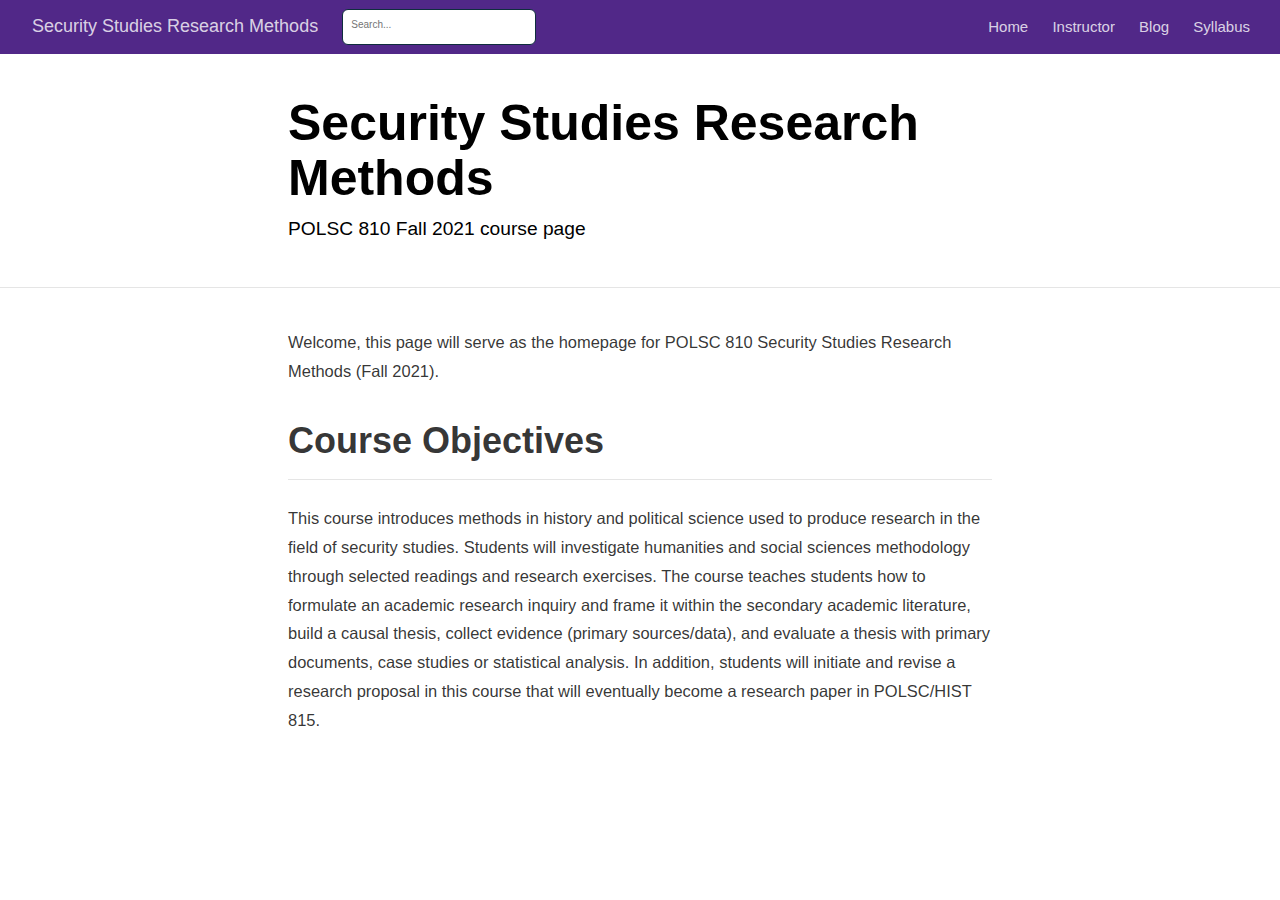
<file: docs/index.html>
<!DOCTYPE html>

<html xmlns="http://www.w3.org/1999/xhtml" lang="" xml:lang="">

<head>
  <meta charset="utf-8"/>
  <meta name="viewport" content="width=device-width, initial-scale=1"/>
  <meta http-equiv="X-UA-Compatible" content="IE=Edge,chrome=1"/>
  <meta name="generator" content="distill" />

  <style type="text/css">
  /* Hide doc at startup (prevent jankiness while JS renders/transforms) */
  body {
    visibility: hidden;
  }
  </style>

 <!--radix_placeholder_import_source-->
 <!--/radix_placeholder_import_source-->

<style type="text/css">code{white-space: pre;}</style>
<style type="text/css" data-origin="pandoc">
pre > code.sourceCode { white-space: pre; position: relative; }
pre > code.sourceCode > span { display: inline-block; line-height: 1.25; }
pre > code.sourceCode > span:empty { height: 1.2em; }
.sourceCode { overflow: visible; }
code.sourceCode > span { color: inherit; text-decoration: inherit; }
div.sourceCode { margin: 1em 0; }
pre.sourceCode { margin: 0; }
@media screen {
div.sourceCode { overflow: auto; }
}
@media print {
pre > code.sourceCode { white-space: pre-wrap; }
pre > code.sourceCode > span { text-indent: -5em; padding-left: 5em; }
}
pre.numberSource code
  { counter-reset: source-line 0; }
pre.numberSource code > span
  { position: relative; left: -4em; counter-increment: source-line; }
pre.numberSource code > span > a:first-child::before
  { content: counter(source-line);
    position: relative; left: -1em; text-align: right; vertical-align: baseline;
    border: none; display: inline-block;
    -webkit-touch-callout: none; -webkit-user-select: none;
    -khtml-user-select: none; -moz-user-select: none;
    -ms-user-select: none; user-select: none;
    padding: 0 4px; width: 4em;
    color: #aaaaaa;
  }
pre.numberSource { margin-left: 3em; border-left: 1px solid #aaaaaa;  padding-left: 4px; }
div.sourceCode
  {   }
@media screen {
pre > code.sourceCode > span > a:first-child::before { text-decoration: underline; }
}
code span.al { color: #ad0000; } /* Alert */
code span.an { color: #5e5e5e; } /* Annotation */
code span.at { color: #20794d; } /* Attribute */
code span.bn { color: #ad0000; } /* BaseN */
code span.bu { } /* BuiltIn */
code span.cf { color: #007ba5; } /* ControlFlow */
code span.ch { color: #20794d; } /* Char */
code span.cn { color: #8f5902; } /* Constant */
code span.co { color: #5e5e5e; } /* Comment */
code span.cv { color: #5e5e5e; font-style: italic; } /* CommentVar */
code span.do { color: #5e5e5e; font-style: italic; } /* Documentation */
code span.dt { color: #ad0000; } /* DataType */
code span.dv { color: #ad0000; } /* DecVal */
code span.er { color: #ad0000; } /* Error */
code span.ex { } /* Extension */
code span.fl { color: #ad0000; } /* Float */
code span.fu { color: #4758ab; } /* Function */
code span.im { } /* Import */
code span.in { color: #5e5e5e; } /* Information */
code span.kw { color: #007ba5; } /* Keyword */
code span.op { color: #5e5e5e; } /* Operator */
code span.ot { color: #007ba5; } /* Other */
code span.pp { color: #ad0000; } /* Preprocessor */
code span.sc { color: #20794d; } /* SpecialChar */
code span.ss { color: #20794d; } /* SpecialString */
code span.st { color: #20794d; } /* String */
code span.va { color: #111111; } /* Variable */
code span.vs { color: #20794d; } /* VerbatimString */
code span.wa { color: #5e5e5e; font-style: italic; } /* Warning */
</style>

  <!--radix_placeholder_meta_tags-->
  <title>Security Studies Research Methods</title>

  <meta property="description" itemprop="description" content="POLSC 810 Fall 2021 course page"/>



  <!--  https://developers.facebook.com/docs/sharing/webmasters#markup -->
  <meta property="og:title" content="Security Studies Research Methods"/>
  <meta property="og:type" content="article"/>
  <meta property="og:description" content="POLSC 810 Fall 2021 course page"/>
  <meta property="og:locale" content="en_US"/>
  <meta property="og:site_name" content="Security Studies Research Methods"/>

  <!--  https://dev.twitter.com/cards/types/summary -->
  <meta property="twitter:card" content="summary"/>
  <meta property="twitter:title" content="Security Studies Research Methods"/>
  <meta property="twitter:description" content="POLSC 810 Fall 2021 course page"/>

  <!--/radix_placeholder_meta_tags-->
  <!--radix_placeholder_rmarkdown_metadata-->

  <script type="text/json" id="radix-rmarkdown-metadata">
  {"type":"list","attributes":{"names":{"type":"character","attributes":{},"value":["title","description","site"]}},"value":[{"type":"character","attributes":{},"value":["Security Studies Research Methods"]},{"type":"character","attributes":{},"value":["POLSC 810 Fall 2021 course page"]},{"type":"character","attributes":{},"value":["distill::distill_website"]}]}
  </script>
  <!--/radix_placeholder_rmarkdown_metadata-->
  <!--radix_placeholder_navigation_in_header-->
  <meta name="distill:offset" content=""/>

  <script type="application/javascript">

    window.headroom_prevent_pin = false;

    window.document.addEventListener("DOMContentLoaded", function (event) {

      // initialize headroom for banner
      var header = $('header').get(0);
      var headerHeight = header.offsetHeight;
      var headroom = new Headroom(header, {
        tolerance: 5,
        onPin : function() {
          if (window.headroom_prevent_pin) {
            window.headroom_prevent_pin = false;
            headroom.unpin();
          }
        }
      });
      headroom.init();
      if(window.location.hash)
        headroom.unpin();
      $(header).addClass('headroom--transition');

      // offset scroll location for banner on hash change
      // (see: https://github.com/WickyNilliams/headroom.js/issues/38)
      window.addEventListener("hashchange", function(event) {
        window.scrollTo(0, window.pageYOffset - (headerHeight + 25));
      });

      // responsive menu
      $('.distill-site-header').each(function(i, val) {
        var topnav = $(this);
        var toggle = topnav.find('.nav-toggle');
        toggle.on('click', function() {
          topnav.toggleClass('responsive');
        });
      });

      // nav dropdowns
      $('.nav-dropbtn').click(function(e) {
        $(this).next('.nav-dropdown-content').toggleClass('nav-dropdown-active');
        $(this).parent().siblings('.nav-dropdown')
           .children('.nav-dropdown-content').removeClass('nav-dropdown-active');
      });
      $("body").click(function(e){
        $('.nav-dropdown-content').removeClass('nav-dropdown-active');
      });
      $(".nav-dropdown").click(function(e){
        e.stopPropagation();
      });
    });
  </script>

  <style type="text/css">

  /* Theme (user-documented overrideables for nav appearance) */

  .distill-site-nav {
    color: rgba(255, 255, 255, 0.8);
    background-color: #0F2E3D;
    font-size: 15px;
    font-weight: 300;
  }

  .distill-site-nav a {
    color: inherit;
    text-decoration: none;
  }

  .distill-site-nav a:hover {
    color: white;
  }

  @media print {
    .distill-site-nav {
      display: none;
    }
  }

  .distill-site-header {

  }

  .distill-site-footer {

  }


  /* Site Header */

  .distill-site-header {
    width: 100%;
    box-sizing: border-box;
    z-index: 3;
  }

  .distill-site-header .nav-left {
    display: inline-block;
    margin-left: 8px;
  }

  @media screen and (max-width: 768px) {
    .distill-site-header .nav-left {
      margin-left: 0;
    }
  }


  .distill-site-header .nav-right {
    float: right;
    margin-right: 8px;
  }

  .distill-site-header a,
  .distill-site-header .title {
    display: inline-block;
    text-align: center;
    padding: 14px 10px 14px 10px;
  }

  .distill-site-header .title {
    font-size: 18px;
    min-width: 150px;
  }

  .distill-site-header .logo {
    padding: 0;
  }

  .distill-site-header .logo img {
    display: none;
    max-height: 20px;
    width: auto;
    margin-bottom: -4px;
  }

  .distill-site-header .nav-image img {
    max-height: 18px;
    width: auto;
    display: inline-block;
    margin-bottom: -3px;
  }



  @media screen and (min-width: 1000px) {
    .distill-site-header .logo img {
      display: inline-block;
    }
    .distill-site-header .nav-left {
      margin-left: 20px;
    }
    .distill-site-header .nav-right {
      margin-right: 20px;
    }
    .distill-site-header .title {
      padding-left: 12px;
    }
  }


  .distill-site-header .nav-toggle {
    display: none;
  }

  .nav-dropdown {
    display: inline-block;
    position: relative;
  }

  .nav-dropdown .nav-dropbtn {
    border: none;
    outline: none;
    color: rgba(255, 255, 255, 0.8);
    padding: 16px 10px;
    background-color: transparent;
    font-family: inherit;
    font-size: inherit;
    font-weight: inherit;
    margin: 0;
    margin-top: 1px;
    z-index: 2;
  }

  .nav-dropdown-content {
    display: none;
    position: absolute;
    background-color: white;
    min-width: 200px;
    border: 1px solid rgba(0,0,0,0.15);
    border-radius: 4px;
    box-shadow: 0px 8px 16px 0px rgba(0,0,0,0.1);
    z-index: 1;
    margin-top: 2px;
    white-space: nowrap;
    padding-top: 4px;
    padding-bottom: 4px;
  }

  .nav-dropdown-content hr {
    margin-top: 4px;
    margin-bottom: 4px;
    border: none;
    border-bottom: 1px solid rgba(0, 0, 0, 0.1);
  }

  .nav-dropdown-active {
    display: block;
  }

  .nav-dropdown-content a, .nav-dropdown-content .nav-dropdown-header {
    color: black;
    padding: 6px 24px;
    text-decoration: none;
    display: block;
    text-align: left;
  }

  .nav-dropdown-content .nav-dropdown-header {
    display: block;
    padding: 5px 24px;
    padding-bottom: 0;
    text-transform: uppercase;
    font-size: 14px;
    color: #999999;
    white-space: nowrap;
  }

  .nav-dropdown:hover .nav-dropbtn {
    color: white;
  }

  .nav-dropdown-content a:hover {
    background-color: #ddd;
    color: black;
  }

  .nav-right .nav-dropdown-content {
    margin-left: -45%;
    right: 0;
  }

  @media screen and (max-width: 768px) {
    .distill-site-header a, .distill-site-header .nav-dropdown  {display: none;}
    .distill-site-header a.nav-toggle {
      float: right;
      display: block;
    }
    .distill-site-header .title {
      margin-left: 0;
    }
    .distill-site-header .nav-right {
      margin-right: 0;
    }
    .distill-site-header {
      overflow: hidden;
    }
    .nav-right .nav-dropdown-content {
      margin-left: 0;
    }
  }


  @media screen and (max-width: 768px) {
    .distill-site-header.responsive {position: relative; min-height: 500px; }
    .distill-site-header.responsive a.nav-toggle {
      position: absolute;
      right: 0;
      top: 0;
    }
    .distill-site-header.responsive a,
    .distill-site-header.responsive .nav-dropdown {
      display: block;
      text-align: left;
    }
    .distill-site-header.responsive .nav-left,
    .distill-site-header.responsive .nav-right {
      width: 100%;
    }
    .distill-site-header.responsive .nav-dropdown {float: none;}
    .distill-site-header.responsive .nav-dropdown-content {position: relative;}
    .distill-site-header.responsive .nav-dropdown .nav-dropbtn {
      display: block;
      width: 100%;
      text-align: left;
    }
  }

  /* Site Footer */

  .distill-site-footer {
    width: 100%;
    overflow: hidden;
    box-sizing: border-box;
    z-index: 3;
    margin-top: 30px;
    padding-top: 30px;
    padding-bottom: 30px;
    text-align: center;
  }

  /* Headroom */

  d-title {
    padding-top: 6rem;
  }

  @media print {
    d-title {
      padding-top: 4rem;
    }
  }

  .headroom {
    z-index: 1000;
    position: fixed;
    top: 0;
    left: 0;
    right: 0;
  }

  .headroom--transition {
    transition: all .4s ease-in-out;
  }

  .headroom--unpinned {
    top: -100px;
  }

  .headroom--pinned {
    top: 0;
  }

  /* adjust viewport for navbar height */
  /* helps vertically center bootstrap (non-distill) content */
  .min-vh-100 {
    min-height: calc(100vh - 100px) !important;
  }

  </style>

  <script src="site_libs/jquery-1.11.3/jquery.min.js"></script>
  <link href="site_libs/font-awesome-5.1.0/css/all.css" rel="stylesheet"/>
  <link href="site_libs/font-awesome-5.1.0/css/v4-shims.css" rel="stylesheet"/>
  <script src="site_libs/headroom-0.9.4/headroom.min.js"></script>
  <script src="site_libs/autocomplete-0.37.1/autocomplete.min.js"></script>
  <script src="site_libs/fuse-6.4.1/fuse.min.js"></script>

  <script type="application/javascript">

  function getMeta(metaName) {
    var metas = document.getElementsByTagName('meta');
    for (let i = 0; i < metas.length; i++) {
      if (metas[i].getAttribute('name') === metaName) {
        return metas[i].getAttribute('content');
      }
    }
    return '';
  }

  function offsetURL(url) {
    var offset = getMeta('distill:offset');
    return offset ? offset + '/' + url : url;
  }

  function createFuseIndex() {

    // create fuse index
    var options = {
      keys: [
        { name: 'title', weight: 20 },
        { name: 'categories', weight: 15 },
        { name: 'description', weight: 10 },
        { name: 'contents', weight: 5 },
      ],
      ignoreLocation: true,
      threshold: 0
    };
    var fuse = new window.Fuse([], options);

    // fetch the main search.json
    return fetch(offsetURL('search.json'))
      .then(function(response) {
        if (response.status == 200) {
          return response.json().then(function(json) {
            // index main articles
            json.articles.forEach(function(article) {
              fuse.add(article);
            });
            // download collections and index their articles
            return Promise.all(json.collections.map(function(collection) {
              return fetch(offsetURL(collection)).then(function(response) {
                if (response.status === 200) {
                  return response.json().then(function(articles) {
                    articles.forEach(function(article) {
                      fuse.add(article);
                    });
                  })
                } else {
                  return Promise.reject(
                    new Error('Unexpected status from search index request: ' +
                              response.status)
                  );
                }
              });
            })).then(function() {
              return fuse;
            });
          });

        } else {
          return Promise.reject(
            new Error('Unexpected status from search index request: ' +
                        response.status)
          );
        }
      });
  }

  window.document.addEventListener("DOMContentLoaded", function (event) {

    // get search element (bail if we don't have one)
    var searchEl = window.document.getElementById('distill-search');
    if (!searchEl)
      return;

    createFuseIndex()
      .then(function(fuse) {

        // make search box visible
        searchEl.classList.remove('hidden');

        // initialize autocomplete
        var options = {
          autoselect: true,
          hint: false,
          minLength: 2,
        };
        window.autocomplete(searchEl, options, [{
          source: function(query, callback) {
            const searchOptions = {
              isCaseSensitive: false,
              shouldSort: true,
              minMatchCharLength: 2,
              limit: 10,
            };
            var results = fuse.search(query, searchOptions);
            callback(results
              .map(function(result) { return result.item; })
            );
          },
          templates: {
            suggestion: function(suggestion) {
              var img = suggestion.preview && Object.keys(suggestion.preview).length > 0
                ? `<img src="${offsetURL(suggestion.preview)}"</img>`
                : '';
              var html = `
                <div class="search-item">
                  <h3>${suggestion.title}</h3>
                  <div class="search-item-description">
                    ${suggestion.description || ''}
                  </div>
                  <div class="search-item-preview">
                    ${img}
                  </div>
                </div>
              `;
              return html;
            }
          }
        }]).on('autocomplete:selected', function(event, suggestion) {
          window.location.href = offsetURL(suggestion.path);
        });
        // remove inline display style on autocompleter (we want to
        // manage responsive display via css)
        $('.algolia-autocomplete').css("display", "");
      })
      .catch(function(error) {
        console.log(error);
      });

  });

  </script>

  <style type="text/css">

  .nav-search {
    font-size: x-small;
  }

  /* Algolioa Autocomplete */

  .algolia-autocomplete {
    display: inline-block;
    margin-left: 10px;
    vertical-align: sub;
    background-color: white;
    color: black;
    padding: 6px;
    padding-top: 8px;
    padding-bottom: 0;
    border-radius: 6px;
    border: 1px #0F2E3D solid;
    width: 180px;
  }


  @media screen and (max-width: 768px) {
    .distill-site-nav .algolia-autocomplete {
      display: none;
      visibility: hidden;
    }
    .distill-site-nav.responsive .algolia-autocomplete {
      display: inline-block;
      visibility: visible;
    }
    .distill-site-nav.responsive .algolia-autocomplete .aa-dropdown-menu {
      margin-left: 0;
      width: 400px;
      max-height: 400px;
    }
  }

  .algolia-autocomplete .aa-input, .algolia-autocomplete .aa-hint {
    width: 90%;
    outline: none;
    border: none;
  }

  .algolia-autocomplete .aa-hint {
    color: #999;
  }
  .algolia-autocomplete .aa-dropdown-menu {
    width: 550px;
    max-height: 70vh;
    overflow-x: visible;
    overflow-y: scroll;
    padding: 5px;
    margin-top: 3px;
    margin-left: -150px;
    background-color: #fff;
    border-radius: 5px;
    border: 1px solid #999;
    border-top: none;
  }

  .algolia-autocomplete .aa-dropdown-menu .aa-suggestion {
    cursor: pointer;
    padding: 5px 4px;
    border-bottom: 1px solid #eee;
  }

  .algolia-autocomplete .aa-dropdown-menu .aa-suggestion:last-of-type {
    border-bottom: none;
    margin-bottom: 2px;
  }

  .algolia-autocomplete .aa-dropdown-menu .aa-suggestion .search-item {
    overflow: hidden;
    font-size: 0.8em;
    line-height: 1.4em;
  }

  .algolia-autocomplete .aa-dropdown-menu .aa-suggestion .search-item h3 {
    font-size: 1rem;
    margin-block-start: 0;
    margin-block-end: 5px;
  }

  .algolia-autocomplete .aa-dropdown-menu .aa-suggestion .search-item-description {
    display: inline-block;
    overflow: hidden;
    height: 2.8em;
    width: 80%;
    margin-right: 4%;
  }

  .algolia-autocomplete .aa-dropdown-menu .aa-suggestion .search-item-preview {
    display: inline-block;
    width: 15%;
  }

  .algolia-autocomplete .aa-dropdown-menu .aa-suggestion .search-item-preview img {
    height: 3em;
    width: auto;
    display: none;
  }

  .algolia-autocomplete .aa-dropdown-menu .aa-suggestion .search-item-preview img[src] {
    display: initial;
  }

  .algolia-autocomplete .aa-dropdown-menu .aa-suggestion.aa-cursor {
    background-color: #eee;
  }
  .algolia-autocomplete .aa-dropdown-menu .aa-suggestion em {
    font-weight: bold;
    font-style: normal;
  }

  </style>


  <!--/radix_placeholder_navigation_in_header-->
  <!--radix_placeholder_distill-->

  <style type="text/css">

  body {
    background-color: white;
  }

  .pandoc-table {
    width: 100%;
  }

  .pandoc-table>caption {
    margin-bottom: 10px;
  }

  .pandoc-table th:not([align]) {
    text-align: left;
  }

  .pagedtable-footer {
    font-size: 15px;
  }

  d-byline .byline {
    grid-template-columns: 2fr 2fr;
  }

  d-byline .byline h3 {
    margin-block-start: 1.5em;
  }

  d-byline .byline .authors-affiliations h3 {
    margin-block-start: 0.5em;
  }

  .authors-affiliations .orcid-id {
    width: 16px;
    height:16px;
    margin-left: 4px;
    margin-right: 4px;
    vertical-align: middle;
    padding-bottom: 2px;
  }

  d-title .dt-tags {
    margin-top: 1em;
    grid-column: text;
  }

  .dt-tags .dt-tag {
    text-decoration: none;
    display: inline-block;
    color: rgba(0,0,0,0.6);
    padding: 0em 0.4em;
    margin-right: 0.5em;
    margin-bottom: 0.4em;
    font-size: 70%;
    border: 1px solid rgba(0,0,0,0.2);
    border-radius: 3px;
    text-transform: uppercase;
    font-weight: 500;
  }

  d-article table.gt_table td,
  d-article table.gt_table th {
    border-bottom: none;
  }

  .html-widget {
    margin-bottom: 2.0em;
  }

  .l-screen-inset {
    padding-right: 16px;
  }

  .l-screen .caption {
    margin-left: 10px;
  }

  .shaded {
    background: rgb(247, 247, 247);
    padding-top: 20px;
    padding-bottom: 20px;
    border-top: 1px solid rgba(0, 0, 0, 0.1);
    border-bottom: 1px solid rgba(0, 0, 0, 0.1);
  }

  .shaded .html-widget {
    margin-bottom: 0;
    border: 1px solid rgba(0, 0, 0, 0.1);
  }

  .shaded .shaded-content {
    background: white;
  }

  .text-output {
    margin-top: 0;
    line-height: 1.5em;
  }

  .hidden {
    display: none !important;
  }

  d-article {
    padding-top: 2.5rem;
    padding-bottom: 30px;
  }

  d-appendix {
    padding-top: 30px;
  }

  d-article>p>img {
    width: 100%;
  }

  d-article h2 {
    margin: 1rem 0 1.5rem 0;
  }

  d-article h3 {
    margin-top: 1.5rem;
  }

  d-article iframe {
    border: 1px solid rgba(0, 0, 0, 0.1);
    margin-bottom: 2.0em;
    width: 100%;
  }

  /* Tweak code blocks */

  d-article div.sourceCode code,
  d-article pre code {
    font-family: Consolas, Monaco, 'Andale Mono', 'Ubuntu Mono', monospace;
  }

  d-article pre,
  d-article div.sourceCode,
  d-article div.sourceCode pre {
    overflow: auto;
  }

  d-article div.sourceCode {
    background-color: white;
  }

  d-article div.sourceCode pre {
    padding-left: 10px;
    font-size: 12px;
    border-left: 2px solid rgba(0,0,0,0.1);
  }

  d-article pre {
    font-size: 12px;
    color: black;
    background: none;
    margin-top: 0;
    text-align: left;
    white-space: pre;
    word-spacing: normal;
    word-break: normal;
    word-wrap: normal;
    line-height: 1.5;

    -moz-tab-size: 4;
    -o-tab-size: 4;
    tab-size: 4;

    -webkit-hyphens: none;
    -moz-hyphens: none;
    -ms-hyphens: none;
    hyphens: none;
  }

  d-article pre a {
    border-bottom: none;
  }

  d-article pre a:hover {
    border-bottom: none;
    text-decoration: underline;
  }

  d-article details {
    grid-column: text;
    margin-bottom: 0.8em;
  }

  @media(min-width: 768px) {

  d-article pre,
  d-article div.sourceCode,
  d-article div.sourceCode pre {
    overflow: visible !important;
  }

  d-article div.sourceCode pre {
    padding-left: 18px;
    font-size: 14px;
  }

  d-article pre {
    font-size: 14px;
  }

  }

  figure img.external {
    background: white;
    border: 1px solid rgba(0, 0, 0, 0.1);
    box-shadow: 0 1px 8px rgba(0, 0, 0, 0.1);
    padding: 18px;
    box-sizing: border-box;
  }

  /* CSS for d-contents */

  .d-contents {
    grid-column: text;
    color: rgba(0,0,0,0.8);
    font-size: 0.9em;
    padding-bottom: 1em;
    margin-bottom: 1em;
    padding-bottom: 0.5em;
    margin-bottom: 1em;
    padding-left: 0.25em;
    justify-self: start;
  }

  @media(min-width: 1000px) {
    .d-contents.d-contents-float {
      height: 0;
      grid-column-start: 1;
      grid-column-end: 4;
      justify-self: center;
      padding-right: 3em;
      padding-left: 2em;
    }
  }

  .d-contents nav h3 {
    font-size: 18px;
    margin-top: 0;
    margin-bottom: 1em;
  }

  .d-contents li {
    list-style-type: none
  }

  .d-contents nav > ul {
    padding-left: 0;
  }

  .d-contents ul {
    padding-left: 1em
  }

  .d-contents nav ul li {
    margin-top: 0.6em;
    margin-bottom: 0.2em;
  }

  .d-contents nav a {
    font-size: 13px;
    border-bottom: none;
    text-decoration: none
    color: rgba(0, 0, 0, 0.8);
  }

  .d-contents nav a:hover {
    text-decoration: underline solid rgba(0, 0, 0, 0.6)
  }

  .d-contents nav > ul > li > a {
    font-weight: 600;
  }

  .d-contents nav > ul > li > ul {
    font-weight: inherit;
  }

  .d-contents nav > ul > li > ul > li {
    margin-top: 0.2em;
  }


  .d-contents nav ul {
    margin-top: 0;
    margin-bottom: 0.25em;
  }

  .d-article-with-toc h2:nth-child(2) {
    margin-top: 0;
  }


  /* Figure */

  .figure {
    position: relative;
    margin-bottom: 2.5em;
    margin-top: 1.5em;
  }

  .figure img {
    width: 100%;
  }

  .figure .caption {
    color: rgba(0, 0, 0, 0.6);
    font-size: 12px;
    line-height: 1.5em;
  }

  .figure img.external {
    background: white;
    border: 1px solid rgba(0, 0, 0, 0.1);
    box-shadow: 0 1px 8px rgba(0, 0, 0, 0.1);
    padding: 18px;
    box-sizing: border-box;
  }

  .figure .caption a {
    color: rgba(0, 0, 0, 0.6);
  }

  .figure .caption b,
  .figure .caption strong, {
    font-weight: 600;
    color: rgba(0, 0, 0, 1.0);
  }

  /* Citations */

  d-article .citation {
    color: inherit;
    cursor: inherit;
  }

  div.hanging-indent{
    margin-left: 1em; text-indent: -1em;
  }

  /* Citation hover box */

  .tippy-box[data-theme~=light-border] {
    background-color: rgba(250, 250, 250, 0.95);
  }

  .tippy-content > p {
    margin-bottom: 0;
    padding: 2px;
  }


  /* Tweak 1000px media break to show more text */

  @media(min-width: 1000px) {
    .base-grid,
    distill-header,
    d-title,
    d-abstract,
    d-article,
    d-appendix,
    distill-appendix,
    d-byline,
    d-footnote-list,
    d-citation-list,
    distill-footer {
      grid-template-columns: [screen-start] 1fr [page-start kicker-start] 80px [middle-start] 50px [text-start kicker-end] 65px 65px 65px 65px 65px 65px 65px 65px [text-end gutter-start] 65px [middle-end] 65px [page-end gutter-end] 1fr [screen-end];
      grid-column-gap: 16px;
    }

    .grid {
      grid-column-gap: 16px;
    }

    d-article {
      font-size: 1.06rem;
      line-height: 1.7em;
    }
    figure .caption, .figure .caption, figure figcaption {
      font-size: 13px;
    }
  }

  @media(min-width: 1180px) {
    .base-grid,
    distill-header,
    d-title,
    d-abstract,
    d-article,
    d-appendix,
    distill-appendix,
    d-byline,
    d-footnote-list,
    d-citation-list,
    distill-footer {
      grid-template-columns: [screen-start] 1fr [page-start kicker-start] 60px [middle-start] 60px [text-start kicker-end] 60px 60px 60px 60px 60px 60px 60px 60px [text-end gutter-start] 60px [middle-end] 60px [page-end gutter-end] 1fr [screen-end];
      grid-column-gap: 32px;
    }

    .grid {
      grid-column-gap: 32px;
    }
  }


  /* Get the citation styles for the appendix (not auto-injected on render since
     we do our own rendering of the citation appendix) */

  d-appendix .citation-appendix,
  .d-appendix .citation-appendix {
    font-size: 11px;
    line-height: 15px;
    border-left: 1px solid rgba(0, 0, 0, 0.1);
    padding-left: 18px;
    border: 1px solid rgba(0,0,0,0.1);
    background: rgba(0, 0, 0, 0.02);
    padding: 10px 18px;
    border-radius: 3px;
    color: rgba(150, 150, 150, 1);
    overflow: hidden;
    margin-top: -12px;
    white-space: pre-wrap;
    word-wrap: break-word;
  }

  /* Include appendix styles here so they can be overridden */

  d-appendix {
    contain: layout style;
    font-size: 0.8em;
    line-height: 1.7em;
    margin-top: 60px;
    margin-bottom: 0;
    border-top: 1px solid rgba(0, 0, 0, 0.1);
    color: rgba(0,0,0,0.5);
    padding-top: 60px;
    padding-bottom: 48px;
  }

  d-appendix h3 {
    grid-column: page-start / text-start;
    font-size: 15px;
    font-weight: 500;
    margin-top: 1em;
    margin-bottom: 0;
    color: rgba(0,0,0,0.65);
  }

  d-appendix h3 + * {
    margin-top: 1em;
  }

  d-appendix ol {
    padding: 0 0 0 15px;
  }

  @media (min-width: 768px) {
    d-appendix ol {
      padding: 0 0 0 30px;
      margin-left: -30px;
    }
  }

  d-appendix li {
    margin-bottom: 1em;
  }

  d-appendix a {
    color: rgba(0, 0, 0, 0.6);
  }

  d-appendix > * {
    grid-column: text;
  }

  d-appendix > d-footnote-list,
  d-appendix > d-citation-list,
  d-appendix > distill-appendix {
    grid-column: screen;
  }

  /* Include footnote styles here so they can be overridden */

  d-footnote-list {
    contain: layout style;
  }

  d-footnote-list > * {
    grid-column: text;
  }

  d-footnote-list a.footnote-backlink {
    color: rgba(0,0,0,0.3);
    padding-left: 0.5em;
  }



  /* Anchor.js */

  .anchorjs-link {
    /*transition: all .25s linear; */
    text-decoration: none;
    border-bottom: none;
  }
  *:hover > .anchorjs-link {
    margin-left: -1.125em !important;
    text-decoration: none;
    border-bottom: none;
  }

  /* Social footer */

  .social_footer {
    margin-top: 30px;
    margin-bottom: 0;
    color: rgba(0,0,0,0.67);
  }

  .disqus-comments {
    margin-right: 30px;
  }

  .disqus-comment-count {
    border-bottom: 1px solid rgba(0, 0, 0, 0.4);
    cursor: pointer;
  }

  #disqus_thread {
    margin-top: 30px;
  }

  .article-sharing a {
    border-bottom: none;
    margin-right: 8px;
  }

  .article-sharing a:hover {
    border-bottom: none;
  }

  .sidebar-section.subscribe {
    font-size: 12px;
    line-height: 1.6em;
  }

  .subscribe p {
    margin-bottom: 0.5em;
  }


  .article-footer .subscribe {
    font-size: 15px;
    margin-top: 45px;
  }


  .sidebar-section.custom {
    font-size: 12px;
    line-height: 1.6em;
  }

  .custom p {
    margin-bottom: 0.5em;
  }

  /* Styles for listing layout (hide title) */
  .layout-listing d-title, .layout-listing .d-title {
    display: none;
  }

  /* Styles for posts lists (not auto-injected) */


  .posts-with-sidebar {
    padding-left: 45px;
    padding-right: 45px;
  }

  .posts-list .description h2,
  .posts-list .description p {
    font-family: -apple-system, BlinkMacSystemFont, "Segoe UI", Roboto, Oxygen, Ubuntu, Cantarell, "Fira Sans", "Droid Sans", "Helvetica Neue", Arial, sans-serif;
  }

  .posts-list .description h2 {
    font-weight: 700;
    border-bottom: none;
    padding-bottom: 0;
  }

  .posts-list h2.post-tag {
    border-bottom: 1px solid rgba(0, 0, 0, 0.2);
    padding-bottom: 12px;
  }
  .posts-list {
    margin-top: 60px;
    margin-bottom: 24px;
  }

  .posts-list .post-preview {
    text-decoration: none;
    overflow: hidden;
    display: block;
    border-bottom: 1px solid rgba(0, 0, 0, 0.1);
    padding: 24px 0;
  }

  .post-preview-last {
    border-bottom: none !important;
  }

  .posts-list .posts-list-caption {
    grid-column: screen;
    font-weight: 400;
  }

  .posts-list .post-preview h2 {
    margin: 0 0 6px 0;
    line-height: 1.2em;
    font-style: normal;
    font-size: 24px;
  }

  .posts-list .post-preview p {
    margin: 0 0 12px 0;
    line-height: 1.4em;
    font-size: 16px;
  }

  .posts-list .post-preview .thumbnail {
    box-sizing: border-box;
    margin-bottom: 24px;
    position: relative;
    max-width: 500px;
  }
  .posts-list .post-preview img {
    width: 100%;
    display: block;
  }

  .posts-list .metadata {
    font-size: 12px;
    line-height: 1.4em;
    margin-bottom: 18px;
  }

  .posts-list .metadata > * {
    display: inline-block;
  }

  .posts-list .metadata .publishedDate {
    margin-right: 2em;
  }

  .posts-list .metadata .dt-authors {
    display: block;
    margin-top: 0.3em;
    margin-right: 2em;
  }

  .posts-list .dt-tags {
    display: block;
    line-height: 1em;
  }

  .posts-list .dt-tags .dt-tag {
    display: inline-block;
    color: rgba(0,0,0,0.6);
    padding: 0.3em 0.4em;
    margin-right: 0.2em;
    margin-bottom: 0.4em;
    font-size: 60%;
    border: 1px solid rgba(0,0,0,0.2);
    border-radius: 3px;
    text-transform: uppercase;
    font-weight: 500;
  }

  .posts-list img {
    opacity: 1;
  }

  .posts-list img[data-src] {
    opacity: 0;
  }

  .posts-more {
    clear: both;
  }


  .posts-sidebar {
    font-size: 16px;
  }

  .posts-sidebar h3 {
    font-size: 16px;
    margin-top: 0;
    margin-bottom: 0.5em;
    font-weight: 400;
    text-transform: uppercase;
  }

  .sidebar-section {
    margin-bottom: 30px;
  }

  .categories ul {
    list-style-type: none;
    margin: 0;
    padding: 0;
  }

  .categories li {
    color: rgba(0, 0, 0, 0.8);
    margin-bottom: 0;
  }

  .categories li>a {
    border-bottom: none;
  }

  .categories li>a:hover {
    border-bottom: 1px solid rgba(0, 0, 0, 0.4);
  }

  .categories .active {
    font-weight: 600;
  }

  .categories .category-count {
    color: rgba(0, 0, 0, 0.4);
  }


  @media(min-width: 768px) {
    .posts-list .post-preview h2 {
      font-size: 26px;
    }
    .posts-list .post-preview .thumbnail {
      float: right;
      width: 30%;
      margin-bottom: 0;
    }
    .posts-list .post-preview .description {
      float: left;
      width: 45%;
    }
    .posts-list .post-preview .metadata {
      float: left;
      width: 20%;
      margin-top: 8px;
    }
    .posts-list .post-preview p {
      margin: 0 0 12px 0;
      line-height: 1.5em;
      font-size: 16px;
    }
    .posts-with-sidebar .posts-list {
      float: left;
      width: 75%;
    }
    .posts-with-sidebar .posts-sidebar {
      float: right;
      width: 20%;
      margin-top: 60px;
      padding-top: 24px;
      padding-bottom: 24px;
    }
  }


  /* Improve display for browsers without grid (IE/Edge <= 15) */

  .downlevel {
    line-height: 1.6em;
    font-family: -apple-system, BlinkMacSystemFont, "Segoe UI", Roboto, Oxygen, Ubuntu, Cantarell, "Fira Sans", "Droid Sans", "Helvetica Neue", Arial, sans-serif;
    margin: 0;
  }

  .downlevel .d-title {
    padding-top: 6rem;
    padding-bottom: 1.5rem;
  }

  .downlevel .d-title h1 {
    font-size: 50px;
    font-weight: 700;
    line-height: 1.1em;
    margin: 0 0 0.5rem;
  }

  .downlevel .d-title p {
    font-weight: 300;
    font-size: 1.2rem;
    line-height: 1.55em;
    margin-top: 0;
  }

  .downlevel .d-byline {
    padding-top: 0.8em;
    padding-bottom: 0.8em;
    font-size: 0.8rem;
    line-height: 1.8em;
  }

  .downlevel .section-separator {
    border: none;
    border-top: 1px solid rgba(0, 0, 0, 0.1);
  }

  .downlevel .d-article {
    font-size: 1.06rem;
    line-height: 1.7em;
    padding-top: 1rem;
    padding-bottom: 2rem;
  }


  .downlevel .d-appendix {
    padding-left: 0;
    padding-right: 0;
    max-width: none;
    font-size: 0.8em;
    line-height: 1.7em;
    margin-bottom: 0;
    color: rgba(0,0,0,0.5);
    padding-top: 40px;
    padding-bottom: 48px;
  }

  .downlevel .footnotes ol {
    padding-left: 13px;
  }

  .downlevel .base-grid,
  .downlevel .distill-header,
  .downlevel .d-title,
  .downlevel .d-abstract,
  .downlevel .d-article,
  .downlevel .d-appendix,
  .downlevel .distill-appendix,
  .downlevel .d-byline,
  .downlevel .d-footnote-list,
  .downlevel .d-citation-list,
  .downlevel .distill-footer,
  .downlevel .appendix-bottom,
  .downlevel .posts-container {
    padding-left: 40px;
    padding-right: 40px;
  }

  @media(min-width: 768px) {
    .downlevel .base-grid,
    .downlevel .distill-header,
    .downlevel .d-title,
    .downlevel .d-abstract,
    .downlevel .d-article,
    .downlevel .d-appendix,
    .downlevel .distill-appendix,
    .downlevel .d-byline,
    .downlevel .d-footnote-list,
    .downlevel .d-citation-list,
    .downlevel .distill-footer,
    .downlevel .appendix-bottom,
    .downlevel .posts-container {
    padding-left: 150px;
    padding-right: 150px;
    max-width: 900px;
  }
  }

  .downlevel pre code {
    display: block;
    border-left: 2px solid rgba(0, 0, 0, .1);
    padding: 0 0 0 20px;
    font-size: 14px;
  }

  .downlevel code, .downlevel pre {
    color: black;
    background: none;
    font-family: Consolas, Monaco, 'Andale Mono', 'Ubuntu Mono', monospace;
    text-align: left;
    white-space: pre;
    word-spacing: normal;
    word-break: normal;
    word-wrap: normal;
    line-height: 1.5;

    -moz-tab-size: 4;
    -o-tab-size: 4;
    tab-size: 4;

    -webkit-hyphens: none;
    -moz-hyphens: none;
    -ms-hyphens: none;
    hyphens: none;
  }

  .downlevel .posts-list .post-preview {
    color: inherit;
  }



  </style>

  <script type="application/javascript">

  function is_downlevel_browser() {
    if (bowser.isUnsupportedBrowser({ msie: "12", msedge: "16"},
                                   window.navigator.userAgent)) {
      return true;
    } else {
      return window.load_distill_framework === undefined;
    }
  }

  // show body when load is complete
  function on_load_complete() {

    // add anchors
    if (window.anchors) {
      window.anchors.options.placement = 'left';
      window.anchors.add('d-article > h2, d-article > h3, d-article > h4, d-article > h5');
    }


    // set body to visible
    document.body.style.visibility = 'visible';

    // force redraw for leaflet widgets
    if (window.HTMLWidgets) {
      var maps = window.HTMLWidgets.findAll(".leaflet");
      $.each(maps, function(i, el) {
        var map = this.getMap();
        map.invalidateSize();
        map.eachLayer(function(layer) {
          if (layer instanceof L.TileLayer)
            layer.redraw();
        });
      });
    }

    // trigger 'shown' so htmlwidgets resize
    $('d-article').trigger('shown');
  }

  function init_distill() {

    init_common();

    // create front matter
    var front_matter = $('<d-front-matter></d-front-matter>');
    $('#distill-front-matter').wrap(front_matter);

    // create d-title
    $('.d-title').changeElementType('d-title');

    // create d-byline
    var byline = $('<d-byline></d-byline>');
    $('.d-byline').replaceWith(byline);

    // create d-article
    var article = $('<d-article></d-article>');
    $('.d-article').wrap(article).children().unwrap();

    // move posts container into article
    $('.posts-container').appendTo($('d-article'));

    // create d-appendix
    $('.d-appendix').changeElementType('d-appendix');

    // flag indicating that we have appendix items
    var appendix = $('.appendix-bottom').children('h3').length > 0;

    // replace footnotes with <d-footnote>
    $('.footnote-ref').each(function(i, val) {
      appendix = true;
      var href = $(this).attr('href');
      var id = href.replace('#', '');
      var fn = $('#' + id);
      var fn_p = $('#' + id + '>p');
      fn_p.find('.footnote-back').remove();
      var text = fn_p.html();
      var dtfn = $('<d-footnote></d-footnote>');
      dtfn.html(text);
      $(this).replaceWith(dtfn);
    });
    // remove footnotes
    $('.footnotes').remove();

    // move refs into #references-listing
    $('#references-listing').replaceWith($('#refs'));

    $('h1.appendix, h2.appendix').each(function(i, val) {
      $(this).changeElementType('h3');
    });
    $('h3.appendix').each(function(i, val) {
      var id = $(this).attr('id');
      $('.d-contents a[href="#' + id + '"]').parent().remove();
      appendix = true;
      $(this).nextUntil($('h1, h2, h3')).addBack().appendTo($('d-appendix'));
    });

    // show d-appendix if we have appendix content
    $("d-appendix").css('display', appendix ? 'grid' : 'none');

    // localize layout chunks to just output
    $('.layout-chunk').each(function(i, val) {

      // capture layout
      var layout = $(this).attr('data-layout');

      // apply layout to markdown level block elements
      var elements = $(this).children().not('details, div.sourceCode, pre, script');
      elements.each(function(i, el) {
        var layout_div = $('<div class="' + layout + '"></div>');
        if (layout_div.hasClass('shaded')) {
          var shaded_content = $('<div class="shaded-content"></div>');
          $(this).wrap(shaded_content);
          $(this).parent().wrap(layout_div);
        } else {
          $(this).wrap(layout_div);
        }
      });


      // unwrap the layout-chunk div
      $(this).children().unwrap();
    });

    // remove code block used to force  highlighting css
    $('.distill-force-highlighting-css').parent().remove();

    // remove empty line numbers inserted by pandoc when using a
    // custom syntax highlighting theme
    $('code.sourceCode a:empty').remove();

    // load distill framework
    load_distill_framework();

    // wait for window.distillRunlevel == 4 to do post processing
    function distill_post_process() {

      if (!window.distillRunlevel || window.distillRunlevel < 4)
        return;

      // hide author/affiliations entirely if we have no authors
      var front_matter = JSON.parse($("#distill-front-matter").html());
      var have_authors = front_matter.authors && front_matter.authors.length > 0;
      if (!have_authors)
        $('d-byline').addClass('hidden');

      // article with toc class
      $('.d-contents').parent().addClass('d-article-with-toc');

      // strip links that point to #
      $('.authors-affiliations').find('a[href="#"]').removeAttr('href');

      // add orcid ids
      $('.authors-affiliations').find('.author').each(function(i, el) {
        var orcid_id = front_matter.authors[i].orcidID;
        if (orcid_id) {
          var a = $('<a></a>');
          a.attr('href', 'https://orcid.org/' + orcid_id);
          var img = $('<img></img>');
          img.addClass('orcid-id');
          img.attr('alt', 'ORCID ID');
          img.attr('src','[data-uri]');
          a.append(img);
          $(this).append(a);
        }
      });

      // hide elements of author/affiliations grid that have no value
      function hide_byline_column(caption) {
        $('d-byline').find('h3:contains("' + caption + '")').parent().css('visibility', 'hidden');
      }

      // affiliations
      var have_affiliations = false;
      for (var i = 0; i<front_matter.authors.length; ++i) {
        var author = front_matter.authors[i];
        if (author.affiliation !== "&nbsp;") {
          have_affiliations = true;
          break;
        }
      }
      if (!have_affiliations)
        $('d-byline').find('h3:contains("Affiliations")').css('visibility', 'hidden');

      // published date
      if (!front_matter.publishedDate)
        hide_byline_column("Published");

      // document object identifier
      var doi = $('d-byline').find('h3:contains("DOI")');
      var doi_p = doi.next().empty();
      if (!front_matter.doi) {
        // if we have a citation and valid citationText then link to that
        if ($('#citation').length > 0 && front_matter.citationText) {
          doi.html('Citation');
          $('<a href="#citation"></a>')
            .text(front_matter.citationText)
            .appendTo(doi_p);
        } else {
          hide_byline_column("DOI");
        }
      } else {
        $('<a></a>')
           .attr('href', "https://doi.org/" + front_matter.doi)
           .html(front_matter.doi)
           .appendTo(doi_p);
      }

       // change plural form of authors/affiliations
      if (front_matter.authors.length === 1) {
        var grid = $('.authors-affiliations');
        grid.children('h3:contains("Authors")').text('Author');
        grid.children('h3:contains("Affiliations")').text('Affiliation');
      }

      // remove d-appendix and d-footnote-list local styles
      $('d-appendix > style:first-child').remove();
      $('d-footnote-list > style:first-child').remove();

      // move appendix-bottom entries to the bottom
      $('.appendix-bottom').appendTo('d-appendix').children().unwrap();
      $('.appendix-bottom').remove();

      // hoverable references
      $('span.citation[data-cites]').each(function() {
        var refHtml = $('#ref-' + $(this).attr('data-cites')).html();
        window.tippy(this, {
          allowHTML: true,
          content: refHtml,
          maxWidth: 500,
          interactive: true,
          interactiveBorder: 10,
          theme: 'light-border',
          placement: 'bottom-start'
        });
      });

      // clear polling timer
      clearInterval(tid);

      // show body now that everything is ready
      on_load_complete();
    }

    var tid = setInterval(distill_post_process, 50);
    distill_post_process();

  }

  function init_downlevel() {

    init_common();

     // insert hr after d-title
    $('.d-title').after($('<hr class="section-separator"/>'));

    // check if we have authors
    var front_matter = JSON.parse($("#distill-front-matter").html());
    var have_authors = front_matter.authors && front_matter.authors.length > 0;

    // manage byline/border
    if (!have_authors)
      $('.d-byline').remove();
    $('.d-byline').after($('<hr class="section-separator"/>'));
    $('.d-byline a').remove();

    // remove toc
    $('.d-contents').remove();

    // move appendix elements
    $('h1.appendix, h2.appendix').each(function(i, val) {
      $(this).changeElementType('h3');
    });
    $('h3.appendix').each(function(i, val) {
      $(this).nextUntil($('h1, h2, h3')).addBack().appendTo($('.d-appendix'));
    });


    // inject headers into references and footnotes
    var refs_header = $('<h3></h3>');
    refs_header.text('References');
    $('#refs').prepend(refs_header);

    var footnotes_header = $('<h3></h3');
    footnotes_header.text('Footnotes');
    $('.footnotes').children('hr').first().replaceWith(footnotes_header);

    // move appendix-bottom entries to the bottom
    $('.appendix-bottom').appendTo('.d-appendix').children().unwrap();
    $('.appendix-bottom').remove();

    // remove appendix if it's empty
    if ($('.d-appendix').children().length === 0)
      $('.d-appendix').remove();

    // prepend separator above appendix
    $('.d-appendix').before($('<hr class="section-separator" style="clear: both"/>'));

    // trim code
    $('pre>code').each(function(i, val) {
      $(this).html($.trim($(this).html()));
    });

    // move posts-container right before article
    $('.posts-container').insertBefore($('.d-article'));

    $('body').addClass('downlevel');

    on_load_complete();
  }


  function init_common() {

    // jquery plugin to change element types
    (function($) {
      $.fn.changeElementType = function(newType) {
        var attrs = {};

        $.each(this[0].attributes, function(idx, attr) {
          attrs[attr.nodeName] = attr.nodeValue;
        });

        this.replaceWith(function() {
          return $("<" + newType + "/>", attrs).append($(this).contents());
        });
      };
    })(jQuery);

    // prevent underline for linked images
    $('a > img').parent().css({'border-bottom' : 'none'});

    // mark non-body figures created by knitr chunks as 100% width
    $('.layout-chunk').each(function(i, val) {
      var figures = $(this).find('img, .html-widget');
      if ($(this).attr('data-layout') !== "l-body") {
        figures.css('width', '100%');
      } else {
        figures.css('max-width', '100%');
        figures.filter("[width]").each(function(i, val) {
          var fig = $(this);
          fig.css('width', fig.attr('width') + 'px');
        });

      }
    });

    // auto-append index.html to post-preview links in file: protocol
    // and in rstudio ide preview
    $('.post-preview').each(function(i, val) {
      if (window.location.protocol === "file:")
        $(this).attr('href', $(this).attr('href') + "index.html");
    });

    // get rid of index.html references in header
    if (window.location.protocol !== "file:") {
      $('.distill-site-header a[href]').each(function(i,val) {
        $(this).attr('href', $(this).attr('href').replace("index.html", "./"));
      });
    }

    // add class to pandoc style tables
    $('tr.header').parent('thead').parent('table').addClass('pandoc-table');
    $('.kable-table').children('table').addClass('pandoc-table');

    // add figcaption style to table captions
    $('caption').parent('table').addClass("figcaption");

    // initialize posts list
    if (window.init_posts_list)
      window.init_posts_list();

    // implmement disqus comment link
    $('.disqus-comment-count').click(function() {
      window.headroom_prevent_pin = true;
      $('#disqus_thread').toggleClass('hidden');
      if (!$('#disqus_thread').hasClass('hidden')) {
        var offset = $(this).offset();
        $(window).resize();
        $('html, body').animate({
          scrollTop: offset.top - 35
        });
      }
    });
  }

  document.addEventListener('DOMContentLoaded', function() {
    if (is_downlevel_browser())
      init_downlevel();
    else
      window.addEventListener('WebComponentsReady', init_distill);
  });

  </script>

  <style type="text/css">
  /* base variables */

  /* Edit the CSS properties in this file to create a custom
     Distill theme. Only edit values in the right column
     for each row; values shown are the CSS defaults.
     To return any property to the default,
     you may set its value to: unset
     All rows must end with a semi-colon.                      */

  /* Optional: embed custom fonts here with `@import`          */
  /* This must remain at the top of this file.                 */



  html {
    /*-- Main font sizes --*/
    --title-size:      50px;
    --body-size:       1.06rem;
    --code-size:       14px;
    --aside-size:      12px;
    --fig-cap-size:    13px;
    /*-- Main font colors --*/
    --title-color:     #000000;
    --header-color:    rgba(0, 0, 0, 0.8);
    --body-color:      rgba(0, 0, 0, 0.8);
    --aside-color:     rgba(0, 0, 0, 0.6);
    --fig-cap-color:   rgba(0, 0, 0, 0.6);
    /*-- Specify custom fonts ~~~ must be imported above   --*/
    --heading-font:    sans-serif;
    --mono-font:       monospace;
    --body-font:       sans-serif;
    --navbar-font:     sans-serif;  /* websites + blogs only */
  }

  /*-- ARTICLE METADATA --*/
  d-byline {
    --heading-size:    0.6rem;
    --heading-color:   rgba(0, 0, 0, 0.5);
    --body-size:       0.8rem;
    --body-color:      rgba(0, 0, 0, 0.8);
  }

  /*-- ARTICLE TABLE OF CONTENTS --*/
  .d-contents {
    --heading-size:    18px;
    --contents-size:   13px;
  }

  /*-- ARTICLE APPENDIX --*/
  d-appendix {
    --heading-size:    15px;
    --heading-color:   rgba(0, 0, 0, 0.65);
    --text-size:       0.8em;
    --text-color:      rgba(0, 0, 0, 0.5);
  }

  /*-- WEBSITE HEADER + FOOTER --*/
  /* These properties only apply to Distill sites and blogs  */

  .distill-site-header {
    --title-size:       18px;
    --text-color:       rgba(255, 255, 255, 0.8);
    --text-size:        15px;
    --hover-color:      white;
    --bkgd-color:       #0F2E3D;
  }

  .distill-site-footer {
    --text-color:       rgba(255, 255, 255, 0.8);
    --text-size:        15px;
    --hover-color:      white;
    --bkgd-color:       #0F2E3D;
  }

  /*-- Additional custom styles --*/
  /* Add any additional CSS rules below                      */
  </style>
  <style type="text/css">
  /* base variables */

  /* Edit the CSS properties in this file to create a custom
     Distill theme. Only edit values in the right column
     for each row; values shown are the CSS defaults.
     To return any property to the default,
     you may set its value to: unset
     All rows must end with a semi-colon.                      */

  /* Optional: embed custom fonts here with `@import`          */
  /* This must remain at the top of this file.                 */



  html {
    /*-- Main font sizes --*/
    --title-size:      50px;
    --body-size:       1.03rem;
    --code-size:       14px;
    --aside-size:      12px;
    --fig-cap-size:    13px;
    /*-- Main font colors --*/
    --title-color:     #000000;
    --header-color:    rgba(0, 0, 0, 0.8);
    --body-color:      rgba(0, 0, 0, 0.8);
    --aside-color:     rgba(0, 0, 0, 0.6);
    --fig-cap-color:   rgba(0, 0, 0, 0.6);
    /*-- Specify custom fonts ~~~ must be imported above   --*/
    --heading-font:    sans-serif;
    --mono-font:       monospace;
    --body-font:       sans-serif;
    --navbar-font:     sans-serif;  /* websites + blogs only */
  }

  /*-- ARTICLE METADATA --*/
  d-byline {
    --heading-size:    0.6rem;
    --heading-color:   rgba(0, 0, 0, 0.5);
    --body-size:       0.8rem;
    --body-color:      rgba(0, 0, 0, 0.8);
  }

  /*-- ARTICLE TABLE OF CONTENTS --*/
  .d-contents {
    --heading-size:    16px;
    --contents-size:   13px;
  }

  /*-- ARTICLE APPENDIX --*/
  d-appendix {
    --heading-size:    15px;
    --heading-color:   rgba(0, 0, 0, 0.65);
    --text-size:       0.8em;
    --text-color:      rgba(0, 0, 0, 0.5);
  }

  /*-- WEBSITE HEADER + FOOTER --*/
  /* These properties only apply to Distill sites and blogs  */

  .distill-site-header {
    --title-size:       18px;
    --font-weight:      900;
    --text-color:       rgba(255, 255, 255, 0.8);
    --text-size:        15px;
    --hover-color:      white;
    --bkgd-color:       #512888;
  }

  .distill-site-footer {
    --text-color:       rgba(255, 255, 255, 0.8);
    --text-size:        15px;
    --hover-color:      white;
    --bkgd-color:       #512888;
  }

  /*-- Additional custom styles --*/
  /* Add any additional CSS rules below                      */
  </style>
  <style type="text/css">
  /* base style */

  /* FONT FAMILIES */

  :root {
    --heading-default: -apple-system, BlinkMacSystemFont, "Segoe UI", Roboto, Oxygen, Ubuntu, Cantarell, "Fira Sans", "Droid Sans", "Helvetica Neue", Arial, sans-serif;
    --mono-default: Consolas, Monaco, 'Andale Mono', 'Ubuntu Mono', monospace;
    --body-default: -apple-system, BlinkMacSystemFont, "Segoe UI", Roboto, Oxygen, Ubuntu, Cantarell, "Fira Sans", "Droid Sans", "Helvetica Neue", Arial, sans-serif;
  }

  body,
  .posts-list .post-preview p,
  .posts-list .description p {
    font-family: var(--body-font), var(--body-default);
  }

  h1, h2, h3, h4, h5, h6,
  .posts-list .post-preview h2,
  .posts-list .description h2 {
    font-family: var(--heading-font), var(--heading-default);
  }

  d-article div.sourceCode code,
  d-article pre code {
    font-family: var(--mono-font), var(--mono-default);
  }


  /*-- TITLE --*/
  d-title h1,
  .posts-list > h1 {
    color: var(--title-color, black);
  }

  d-title h1 {
    font-size: var(--title-size, 50px);
  }

  /*-- HEADERS --*/
  d-article h1,
  d-article h2,
  d-article h3,
  d-article h4,
  d-article h5,
  d-article h6 {
    color: var(--header-color, rgba(0, 0, 0, 0.8));
  }

  /*-- BODY --*/
  d-article > p,  /* only text inside of <p> tags */
  d-article > ul, /* lists */
  d-article > ol {
    color: var(--body-color, rgba(0, 0, 0, 0.8));
    font-size: var(--body-size, 1.06rem);
  }


  /*-- CODE --*/
  d-article div.sourceCode code,
  d-article pre code {
    font-size: var(--code-size, 14px);
  }

  /*-- ASIDE --*/
  d-article aside {
    font-size: var(--aside-size, 12px);
    color: var(--aside-color, rgba(0, 0, 0, 0.6));
  }

  /*-- FIGURE CAPTIONS --*/
  figure .caption,
  figure figcaption,
  .figure .caption {
    font-size: var(--fig-cap-size, 13px);
    color: var(--fig-cap-color, rgba(0, 0, 0, 0.6));
  }

  /*-- METADATA --*/
  d-byline h3 {
    font-size: var(--heading-size, 0.6rem);
    color: var(--heading-color, rgba(0, 0, 0, 0.5));
  }

  d-byline {
    font-size: var(--body-size, 0.8rem);
    color: var(--body-color, rgba(0, 0, 0, 0.8));
  }

  d-byline a,
  d-article d-byline a {
    color: var(--body-color, rgba(0, 0, 0, 0.8));
  }

  /*-- TABLE OF CONTENTS --*/
  .d-contents nav h3 {
    font-size: var(--heading-size, 18px);
  }

  .d-contents nav a {
    font-size: var(--contents-size, 13px);
  }

  /*-- APPENDIX --*/
  d-appendix h3 {
    font-size: var(--heading-size, 15px);
    color: var(--heading-color, rgba(0, 0, 0, 0.65));
  }

  d-appendix {
    font-size: var(--text-size, 0.8em);
    color: var(--text-color, rgba(0, 0, 0, 0.5));
  }

  d-appendix d-footnote-list a.footnote-backlink {
    color: var(--text-color, rgba(0, 0, 0, 0.5));
  }

  /*-- WEBSITE HEADER + FOOTER --*/
  .distill-site-header .title {
    font-size: var(--title-size, 18px);
    font-family: var(--navbar-font), var(--heading-default);
  }

  .distill-site-header a,
  .nav-dropdown .nav-dropbtn {
    font-family: var(--navbar-font), var(--heading-default);
  }

  .nav-dropdown .nav-dropbtn {
    color: var(--text-color, rgba(255, 255, 255, 0.8));
    font-size: var(--text-size, 15px);
  }

  .distill-site-header a:hover,
  .nav-dropdown:hover .nav-dropbtn {
    color: var(--hover-color, white);
  }

  .distill-site-header {
    font-size: var(--text-size, 15px);
    color: var(--text-color, rgba(255, 255, 255, 0.8));
    background-color: var(--bkgd-color, #0F2E3D);
  }

  .distill-site-footer {
    font-size: var(--text-size, 15px);
    color: var(--text-color, rgba(255, 255, 255, 0.8));
    background-color: var(--bkgd-color, #0F2E3D);
  }

  .distill-site-footer a:hover {
    color: var(--hover-color, white);
  }</style>
  <!--/radix_placeholder_distill-->
  <script src="site_libs/header-attrs-2.10/header-attrs.js"></script>
  <script src="site_libs/popper-2.6.0/popper.min.js"></script>
  <link href="site_libs/tippy-6.2.7/tippy.css" rel="stylesheet" />
  <link href="site_libs/tippy-6.2.7/tippy-light-border.css" rel="stylesheet" />
  <script src="site_libs/tippy-6.2.7/tippy.umd.min.js"></script>
  <script src="site_libs/anchor-4.2.2/anchor.min.js"></script>
  <script src="site_libs/bowser-1.9.3/bowser.min.js"></script>
  <script src="site_libs/webcomponents-2.0.0/webcomponents.js"></script>
  <script src="site_libs/distill-2.2.21/template.v2.js"></script>
  <!--radix_placeholder_site_in_header-->
  <!--/radix_placeholder_site_in_header-->


</head>

<body>

<!--radix_placeholder_front_matter-->

<script id="distill-front-matter" type="text/json">
{"title":"Security Studies Research Methods","description":"POLSC 810 Fall 2021 course page","authors":[]}
</script>

<!--/radix_placeholder_front_matter-->
<!--radix_placeholder_navigation_before_body-->
<header class="header header--fixed" role="banner">
<nav class="distill-site-nav distill-site-header">
<div class="nav-left">
<a href="index.html" class="title">Security Studies Research Methods</a>
<input id="distill-search" class="nav-search hidden" type="text" placeholder="Search..."/>
</div>
<div class="nav-right">
<a href="index.html">Home</a>
<a href="about.html">Instructor</a>
<a href="gallery.html">Blog</a>
<a href="syllabus/810-syllabus-fall-2021.pdf">Syllabus</a>
<a href="javascript:void(0);" class="nav-toggle">&#9776;</a>
</div>
</nav>
</header>
<!--/radix_placeholder_navigation_before_body-->
<!--radix_placeholder_site_before_body-->
<!--/radix_placeholder_site_before_body-->

<div class="d-title">
<h1>Security Studies Research Methods</h1>
<!--radix_placeholder_categories-->
<!--/radix_placeholder_categories-->
<p>POLSC 810 Fall 2021 course page</p>
</div>


<div class="d-article">
<p>Welcome, this page will serve as the homepage for POLSC 810 Security Studies Research Methods (Fall 2021).</p>
<h2 id="course-objectives">Course Objectives</h2>
<p>This course introduces methods in history and political science used to produce research in the field of security studies. Students will investigate humanities and social sciences methodology through selected readings and research exercises. The course teaches students how to formulate an academic research inquiry and frame it within the secondary academic literature, build a causal thesis, collect evidence (primary sources/data), and evaluate a thesis with primary documents, case studies or statistical analysis. In addition, students will initiate and revise a research proposal in this course that will eventually become a research paper in POLSC/HIST 815.</p>
<div class="sourceCode" id="cb1"><pre class="sourceCode r distill-force-highlighting-css"><code class="sourceCode r"></code></pre></div>
<!--radix_placeholder_article_footer-->
<!--/radix_placeholder_article_footer-->
</div>

<div class="d-appendix">
</div>


<!--radix_placeholder_site_after_body-->
<!--/radix_placeholder_site_after_body-->
<!--radix_placeholder_appendices-->
<div class="appendix-bottom"></div>
<!--/radix_placeholder_appendices-->
<!--radix_placeholder_navigation_after_body-->
<!--/radix_placeholder_navigation_after_body-->

</body>

</html>
</file>
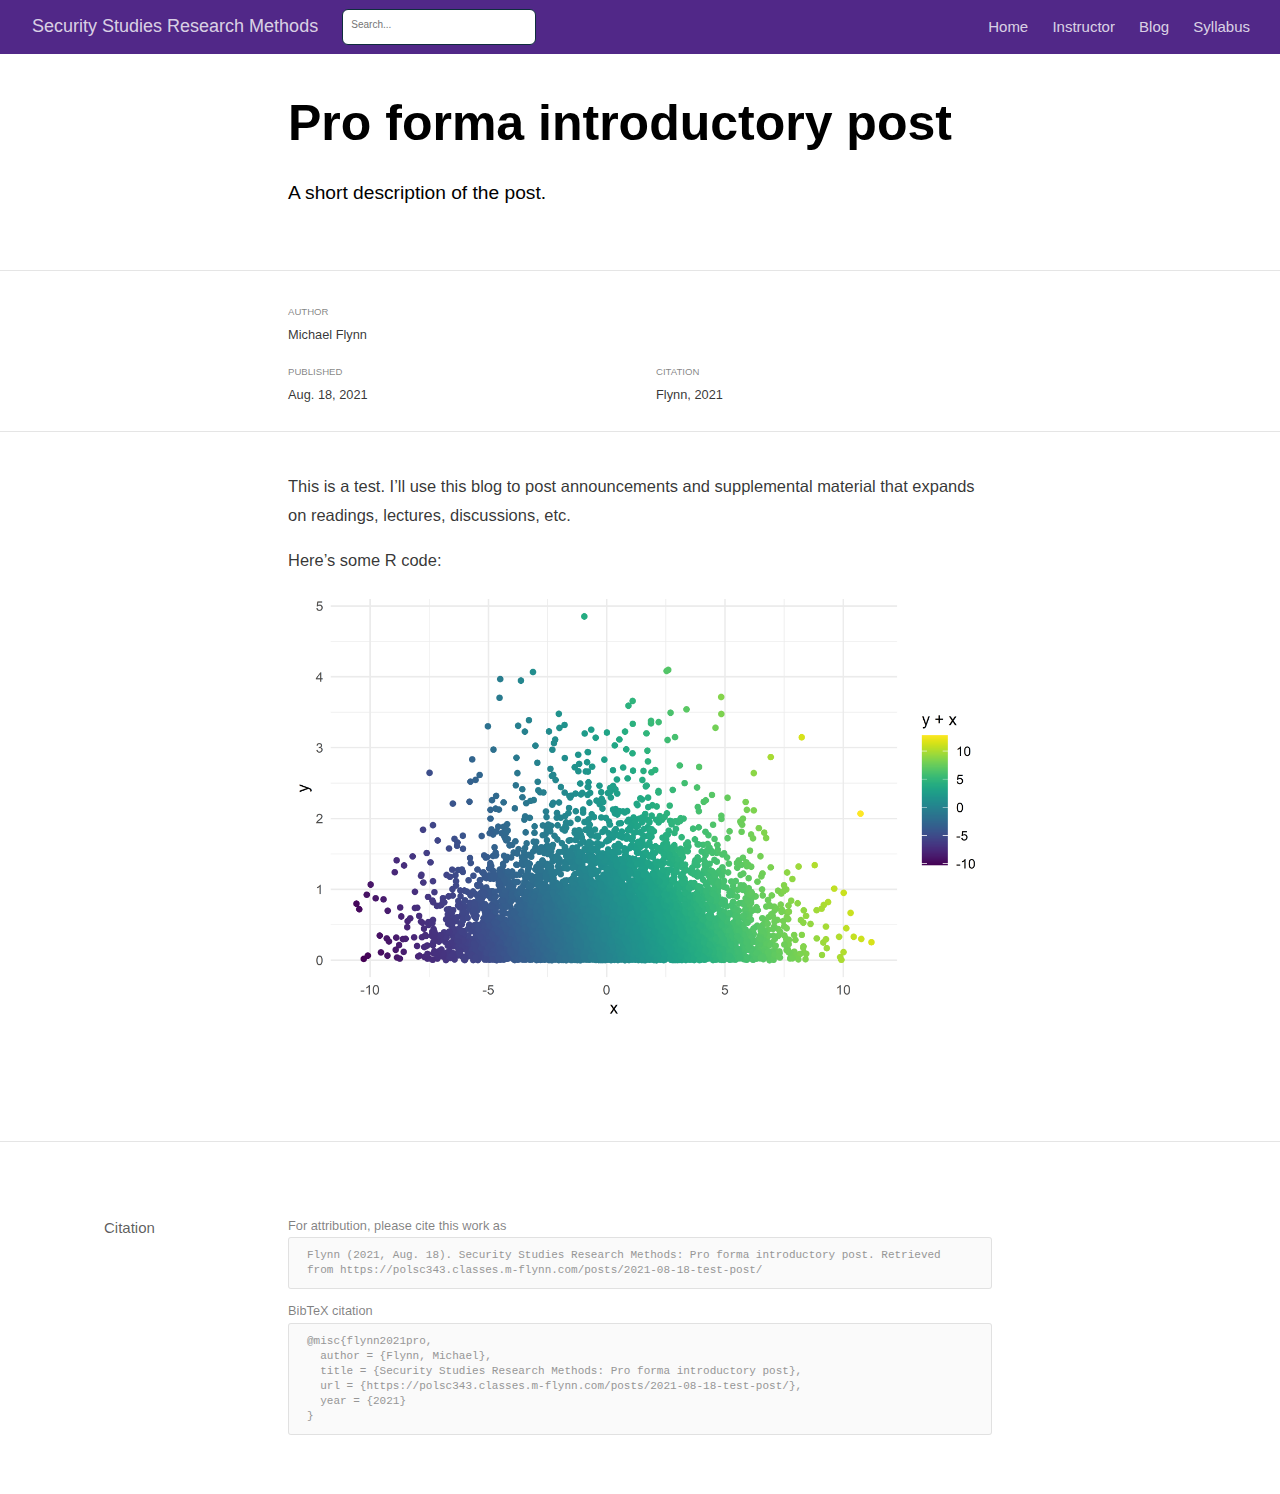
<file: docs/posts/2021-08-18-test-post/index.html>
<!DOCTYPE html>

<html xmlns="http://www.w3.org/1999/xhtml" lang="" xml:lang="">

<head>
  <meta charset="utf-8"/>
  <meta name="viewport" content="width=device-width, initial-scale=1"/>
  <meta http-equiv="X-UA-Compatible" content="IE=Edge,chrome=1"/>
  <meta name="generator" content="distill" />

  <style type="text/css">
  /* Hide doc at startup (prevent jankiness while JS renders/transforms) */
  body {
    visibility: hidden;
  }
  </style>

 <!--radix_placeholder_import_source-->
 <!--/radix_placeholder_import_source-->

<style type="text/css">code{white-space: pre;}</style>
<style type="text/css" data-origin="pandoc">
pre > code.sourceCode { white-space: pre; position: relative; }
pre > code.sourceCode > span { display: inline-block; line-height: 1.25; }
pre > code.sourceCode > span:empty { height: 1.2em; }
.sourceCode { overflow: visible; }
code.sourceCode > span { color: inherit; text-decoration: inherit; }
div.sourceCode { margin: 1em 0; }
pre.sourceCode { margin: 0; }
@media screen {
div.sourceCode { overflow: auto; }
}
@media print {
pre > code.sourceCode { white-space: pre-wrap; }
pre > code.sourceCode > span { text-indent: -5em; padding-left: 5em; }
}
pre.numberSource code
  { counter-reset: source-line 0; }
pre.numberSource code > span
  { position: relative; left: -4em; counter-increment: source-line; }
pre.numberSource code > span > a:first-child::before
  { content: counter(source-line);
    position: relative; left: -1em; text-align: right; vertical-align: baseline;
    border: none; display: inline-block;
    -webkit-touch-callout: none; -webkit-user-select: none;
    -khtml-user-select: none; -moz-user-select: none;
    -ms-user-select: none; user-select: none;
    padding: 0 4px; width: 4em;
    color: #aaaaaa;
  }
pre.numberSource { margin-left: 3em; border-left: 1px solid #aaaaaa;  padding-left: 4px; }
div.sourceCode
  {   }
@media screen {
pre > code.sourceCode > span > a:first-child::before { text-decoration: underline; }
}
code span.al { color: #ad0000; } /* Alert */
code span.an { color: #5e5e5e; } /* Annotation */
code span.at { color: #20794d; } /* Attribute */
code span.bn { color: #ad0000; } /* BaseN */
code span.bu { } /* BuiltIn */
code span.cf { color: #007ba5; } /* ControlFlow */
code span.ch { color: #20794d; } /* Char */
code span.cn { color: #8f5902; } /* Constant */
code span.co { color: #5e5e5e; } /* Comment */
code span.cv { color: #5e5e5e; font-style: italic; } /* CommentVar */
code span.do { color: #5e5e5e; font-style: italic; } /* Documentation */
code span.dt { color: #ad0000; } /* DataType */
code span.dv { color: #ad0000; } /* DecVal */
code span.er { color: #ad0000; } /* Error */
code span.ex { } /* Extension */
code span.fl { color: #ad0000; } /* Float */
code span.fu { color: #4758ab; } /* Function */
code span.im { } /* Import */
code span.in { color: #5e5e5e; } /* Information */
code span.kw { color: #007ba5; } /* Keyword */
code span.op { color: #5e5e5e; } /* Operator */
code span.ot { color: #007ba5; } /* Other */
code span.pp { color: #ad0000; } /* Preprocessor */
code span.sc { color: #20794d; } /* SpecialChar */
code span.ss { color: #20794d; } /* SpecialString */
code span.st { color: #20794d; } /* String */
code span.va { color: #111111; } /* Variable */
code span.vs { color: #20794d; } /* VerbatimString */
code span.wa { color: #5e5e5e; font-style: italic; } /* Warning */
</style>

  <!--radix_placeholder_meta_tags-->
<title>Security Studies Research Methods: Pro forma introductory post</title>

<meta property="description" itemprop="description" content="A short description of the post."/>

<link rel="canonical" href="https://polsc343.classes.m-flynn.com/posts/2021-08-18-test-post/"/>

<!--  https://schema.org/Article -->
<meta property="article:published" itemprop="datePublished" content="2021-08-18"/>
<meta property="article:created" itemprop="dateCreated" content="2021-08-18"/>
<meta name="article:author" content="Michael Flynn"/>

<!--  https://developers.facebook.com/docs/sharing/webmasters#markup -->
<meta property="og:title" content="Security Studies Research Methods: Pro forma introductory post"/>
<meta property="og:type" content="article"/>
<meta property="og:description" content="A short description of the post."/>
<meta property="og:url" content="https://polsc343.classes.m-flynn.com/posts/2021-08-18-test-post/"/>
<meta property="og:image" content="https://polsc343.classes.m-flynn.com/posts/2021-08-18-test-post/test-post_files/figure-html5/unnamed-chunk-1-1.png"/>
<meta property="og:image:width" content="5200"/>
<meta property="og:image:height" content="3200"/>
<meta property="og:locale" content="en_US"/>
<meta property="og:site_name" content="Security Studies Research Methods"/>

<!--  https://dev.twitter.com/cards/types/summary -->
<meta property="twitter:card" content="summary_large_image"/>
<meta property="twitter:title" content="Security Studies Research Methods: Pro forma introductory post"/>
<meta property="twitter:description" content="A short description of the post."/>
<meta property="twitter:url" content="https://polsc343.classes.m-flynn.com/posts/2021-08-18-test-post/"/>
<meta property="twitter:image" content="https://polsc343.classes.m-flynn.com/posts/2021-08-18-test-post/test-post_files/figure-html5/unnamed-chunk-1-1.png"/>
<meta property="twitter:image:width" content="5200"/>
<meta property="twitter:image:height" content="3200"/>

<!--  https://scholar.google.com/intl/en/scholar/inclusion.html#indexing -->
<meta name="citation_title" content="Security Studies Research Methods: Pro forma introductory post"/>
<meta name="citation_fulltext_html_url" content="https://polsc343.classes.m-flynn.com/posts/2021-08-18-test-post/"/>
<meta name="citation_online_date" content="2021/08/18"/>
<meta name="citation_publication_date" content="2021/08/18"/>
<meta name="citation_author" content="Michael Flynn"/>
<!--/radix_placeholder_meta_tags-->
  <!--radix_placeholder_rmarkdown_metadata-->

<script type="text/json" id="radix-rmarkdown-metadata">
{"type":"list","attributes":{"names":{"type":"character","attributes":{},"value":["title","description","author","date","output","citation_url","canonical_url"]}},"value":[{"type":"character","attributes":{},"value":["Pro forma introductory post"]},{"type":"character","attributes":{},"value":["A short description of the post."]},{"type":"list","attributes":{},"value":[{"type":"list","attributes":{"names":{"type":"character","attributes":{},"value":["name"]}},"value":[{"type":"character","attributes":{},"value":["Michael Flynn"]}]}]},{"type":"character","attributes":{},"value":["08-18-2021"]},{"type":"list","attributes":{"names":{"type":"character","attributes":{},"value":["distill::distill_article"]}},"value":[{"type":"list","attributes":{"names":{"type":"character","attributes":{},"value":["self_contained"]}},"value":[{"type":"logical","attributes":{},"value":[false]}]}]},{"type":"character","attributes":{},"value":["https://polsc343.classes.m-flynn.com/posts/2021-08-18-test-post/"]},{"type":"character","attributes":{},"value":["https://polsc343.classes.m-flynn.com/posts/2021-08-18-test-post/"]}]}
</script>
<!--/radix_placeholder_rmarkdown_metadata-->
  
  <script type="text/json" id="radix-resource-manifest">
  {"type":"character","attributes":{},"value":["test-post_files/anchor-4.2.2/anchor.min.js","test-post_files/bowser-1.9.3/bowser.min.js","test-post_files/distill-2.2.21/template.v2.js","test-post_files/figure-html5/unnamed-chunk-1-1.png","test-post_files/header-attrs-2.10/header-attrs.js","test-post_files/jquery-1.11.3/jquery.min.js","test-post_files/popper-2.6.0/popper.min.js","test-post_files/tippy-6.2.7/tippy-bundle.umd.min.js","test-post_files/tippy-6.2.7/tippy-light-border.css","test-post_files/tippy-6.2.7/tippy.css","test-post_files/tippy-6.2.7/tippy.umd.min.js","test-post_files/webcomponents-2.0.0/webcomponents.js"]}
  </script>
  <!--radix_placeholder_navigation_in_header-->
<meta name="distill:offset" content="../.."/>

<script type="application/javascript">

  window.headroom_prevent_pin = false;

  window.document.addEventListener("DOMContentLoaded", function (event) {

    // initialize headroom for banner
    var header = $('header').get(0);
    var headerHeight = header.offsetHeight;
    var headroom = new Headroom(header, {
      tolerance: 5,
      onPin : function() {
        if (window.headroom_prevent_pin) {
          window.headroom_prevent_pin = false;
          headroom.unpin();
        }
      }
    });
    headroom.init();
    if(window.location.hash)
      headroom.unpin();
    $(header).addClass('headroom--transition');

    // offset scroll location for banner on hash change
    // (see: https://github.com/WickyNilliams/headroom.js/issues/38)
    window.addEventListener("hashchange", function(event) {
      window.scrollTo(0, window.pageYOffset - (headerHeight + 25));
    });

    // responsive menu
    $('.distill-site-header').each(function(i, val) {
      var topnav = $(this);
      var toggle = topnav.find('.nav-toggle');
      toggle.on('click', function() {
        topnav.toggleClass('responsive');
      });
    });

    // nav dropdowns
    $('.nav-dropbtn').click(function(e) {
      $(this).next('.nav-dropdown-content').toggleClass('nav-dropdown-active');
      $(this).parent().siblings('.nav-dropdown')
         .children('.nav-dropdown-content').removeClass('nav-dropdown-active');
    });
    $("body").click(function(e){
      $('.nav-dropdown-content').removeClass('nav-dropdown-active');
    });
    $(".nav-dropdown").click(function(e){
      e.stopPropagation();
    });
  });
</script>

<style type="text/css">

/* Theme (user-documented overrideables for nav appearance) */

.distill-site-nav {
  color: rgba(255, 255, 255, 0.8);
  background-color: #0F2E3D;
  font-size: 15px;
  font-weight: 300;
}

.distill-site-nav a {
  color: inherit;
  text-decoration: none;
}

.distill-site-nav a:hover {
  color: white;
}

@media print {
  .distill-site-nav {
    display: none;
  }
}

.distill-site-header {

}

.distill-site-footer {

}


/* Site Header */

.distill-site-header {
  width: 100%;
  box-sizing: border-box;
  z-index: 3;
}

.distill-site-header .nav-left {
  display: inline-block;
  margin-left: 8px;
}

@media screen and (max-width: 768px) {
  .distill-site-header .nav-left {
    margin-left: 0;
  }
}


.distill-site-header .nav-right {
  float: right;
  margin-right: 8px;
}

.distill-site-header a,
.distill-site-header .title {
  display: inline-block;
  text-align: center;
  padding: 14px 10px 14px 10px;
}

.distill-site-header .title {
  font-size: 18px;
  min-width: 150px;
}

.distill-site-header .logo {
  padding: 0;
}

.distill-site-header .logo img {
  display: none;
  max-height: 20px;
  width: auto;
  margin-bottom: -4px;
}

.distill-site-header .nav-image img {
  max-height: 18px;
  width: auto;
  display: inline-block;
  margin-bottom: -3px;
}



@media screen and (min-width: 1000px) {
  .distill-site-header .logo img {
    display: inline-block;
  }
  .distill-site-header .nav-left {
    margin-left: 20px;
  }
  .distill-site-header .nav-right {
    margin-right: 20px;
  }
  .distill-site-header .title {
    padding-left: 12px;
  }
}


.distill-site-header .nav-toggle {
  display: none;
}

.nav-dropdown {
  display: inline-block;
  position: relative;
}

.nav-dropdown .nav-dropbtn {
  border: none;
  outline: none;
  color: rgba(255, 255, 255, 0.8);
  padding: 16px 10px;
  background-color: transparent;
  font-family: inherit;
  font-size: inherit;
  font-weight: inherit;
  margin: 0;
  margin-top: 1px;
  z-index: 2;
}

.nav-dropdown-content {
  display: none;
  position: absolute;
  background-color: white;
  min-width: 200px;
  border: 1px solid rgba(0,0,0,0.15);
  border-radius: 4px;
  box-shadow: 0px 8px 16px 0px rgba(0,0,0,0.1);
  z-index: 1;
  margin-top: 2px;
  white-space: nowrap;
  padding-top: 4px;
  padding-bottom: 4px;
}

.nav-dropdown-content hr {
  margin-top: 4px;
  margin-bottom: 4px;
  border: none;
  border-bottom: 1px solid rgba(0, 0, 0, 0.1);
}

.nav-dropdown-active {
  display: block;
}

.nav-dropdown-content a, .nav-dropdown-content .nav-dropdown-header {
  color: black;
  padding: 6px 24px;
  text-decoration: none;
  display: block;
  text-align: left;
}

.nav-dropdown-content .nav-dropdown-header {
  display: block;
  padding: 5px 24px;
  padding-bottom: 0;
  text-transform: uppercase;
  font-size: 14px;
  color: #999999;
  white-space: nowrap;
}

.nav-dropdown:hover .nav-dropbtn {
  color: white;
}

.nav-dropdown-content a:hover {
  background-color: #ddd;
  color: black;
}

.nav-right .nav-dropdown-content {
  margin-left: -45%;
  right: 0;
}

@media screen and (max-width: 768px) {
  .distill-site-header a, .distill-site-header .nav-dropdown  {display: none;}
  .distill-site-header a.nav-toggle {
    float: right;
    display: block;
  }
  .distill-site-header .title {
    margin-left: 0;
  }
  .distill-site-header .nav-right {
    margin-right: 0;
  }
  .distill-site-header {
    overflow: hidden;
  }
  .nav-right .nav-dropdown-content {
    margin-left: 0;
  }
}


@media screen and (max-width: 768px) {
  .distill-site-header.responsive {position: relative; min-height: 500px; }
  .distill-site-header.responsive a.nav-toggle {
    position: absolute;
    right: 0;
    top: 0;
  }
  .distill-site-header.responsive a,
  .distill-site-header.responsive .nav-dropdown {
    display: block;
    text-align: left;
  }
  .distill-site-header.responsive .nav-left,
  .distill-site-header.responsive .nav-right {
    width: 100%;
  }
  .distill-site-header.responsive .nav-dropdown {float: none;}
  .distill-site-header.responsive .nav-dropdown-content {position: relative;}
  .distill-site-header.responsive .nav-dropdown .nav-dropbtn {
    display: block;
    width: 100%;
    text-align: left;
  }
}

/* Site Footer */

.distill-site-footer {
  width: 100%;
  overflow: hidden;
  box-sizing: border-box;
  z-index: 3;
  margin-top: 30px;
  padding-top: 30px;
  padding-bottom: 30px;
  text-align: center;
}

/* Headroom */

d-title {
  padding-top: 6rem;
}

@media print {
  d-title {
    padding-top: 4rem;
  }
}

.headroom {
  z-index: 1000;
  position: fixed;
  top: 0;
  left: 0;
  right: 0;
}

.headroom--transition {
  transition: all .4s ease-in-out;
}

.headroom--unpinned {
  top: -100px;
}

.headroom--pinned {
  top: 0;
}

/* adjust viewport for navbar height */
/* helps vertically center bootstrap (non-distill) content */
.min-vh-100 {
  min-height: calc(100vh - 100px) !important;
}

</style>

<script src="../../site_libs/jquery-1.11.3/jquery.min.js"></script>
<link href="../../site_libs/font-awesome-5.1.0/css/all.css" rel="stylesheet"/>
<link href="../../site_libs/font-awesome-5.1.0/css/v4-shims.css" rel="stylesheet"/>
<script src="../../site_libs/headroom-0.9.4/headroom.min.js"></script>
<script src="../../site_libs/autocomplete-0.37.1/autocomplete.min.js"></script>
<script src="../../site_libs/fuse-6.4.1/fuse.min.js"></script>

<script type="application/javascript">

function getMeta(metaName) {
  var metas = document.getElementsByTagName('meta');
  for (let i = 0; i < metas.length; i++) {
    if (metas[i].getAttribute('name') === metaName) {
      return metas[i].getAttribute('content');
    }
  }
  return '';
}

function offsetURL(url) {
  var offset = getMeta('distill:offset');
  return offset ? offset + '/' + url : url;
}

function createFuseIndex() {

  // create fuse index
  var options = {
    keys: [
      { name: 'title', weight: 20 },
      { name: 'categories', weight: 15 },
      { name: 'description', weight: 10 },
      { name: 'contents', weight: 5 },
    ],
    ignoreLocation: true,
    threshold: 0
  };
  var fuse = new window.Fuse([], options);

  // fetch the main search.json
  return fetch(offsetURL('search.json'))
    .then(function(response) {
      if (response.status == 200) {
        return response.json().then(function(json) {
          // index main articles
          json.articles.forEach(function(article) {
            fuse.add(article);
          });
          // download collections and index their articles
          return Promise.all(json.collections.map(function(collection) {
            return fetch(offsetURL(collection)).then(function(response) {
              if (response.status === 200) {
                return response.json().then(function(articles) {
                  articles.forEach(function(article) {
                    fuse.add(article);
                  });
                })
              } else {
                return Promise.reject(
                  new Error('Unexpected status from search index request: ' +
                            response.status)
                );
              }
            });
          })).then(function() {
            return fuse;
          });
        });

      } else {
        return Promise.reject(
          new Error('Unexpected status from search index request: ' +
                      response.status)
        );
      }
    });
}

window.document.addEventListener("DOMContentLoaded", function (event) {

  // get search element (bail if we don't have one)
  var searchEl = window.document.getElementById('distill-search');
  if (!searchEl)
    return;

  createFuseIndex()
    .then(function(fuse) {

      // make search box visible
      searchEl.classList.remove('hidden');

      // initialize autocomplete
      var options = {
        autoselect: true,
        hint: false,
        minLength: 2,
      };
      window.autocomplete(searchEl, options, [{
        source: function(query, callback) {
          const searchOptions = {
            isCaseSensitive: false,
            shouldSort: true,
            minMatchCharLength: 2,
            limit: 10,
          };
          var results = fuse.search(query, searchOptions);
          callback(results
            .map(function(result) { return result.item; })
          );
        },
        templates: {
          suggestion: function(suggestion) {
            var img = suggestion.preview && Object.keys(suggestion.preview).length > 0
              ? `<img src="${offsetURL(suggestion.preview)}"</img>`
              : '';
            var html = `
              <div class="search-item">
                <h3>${suggestion.title}</h3>
                <div class="search-item-description">
                  ${suggestion.description || ''}
                </div>
                <div class="search-item-preview">
                  ${img}
                </div>
              </div>
            `;
            return html;
          }
        }
      }]).on('autocomplete:selected', function(event, suggestion) {
        window.location.href = offsetURL(suggestion.path);
      });
      // remove inline display style on autocompleter (we want to
      // manage responsive display via css)
      $('.algolia-autocomplete').css("display", "");
    })
    .catch(function(error) {
      console.log(error);
    });

});

</script>

<style type="text/css">

.nav-search {
  font-size: x-small;
}

/* Algolioa Autocomplete */

.algolia-autocomplete {
  display: inline-block;
  margin-left: 10px;
  vertical-align: sub;
  background-color: white;
  color: black;
  padding: 6px;
  padding-top: 8px;
  padding-bottom: 0;
  border-radius: 6px;
  border: 1px #0F2E3D solid;
  width: 180px;
}


@media screen and (max-width: 768px) {
  .distill-site-nav .algolia-autocomplete {
    display: none;
    visibility: hidden;
  }
  .distill-site-nav.responsive .algolia-autocomplete {
    display: inline-block;
    visibility: visible;
  }
  .distill-site-nav.responsive .algolia-autocomplete .aa-dropdown-menu {
    margin-left: 0;
    width: 400px;
    max-height: 400px;
  }
}

.algolia-autocomplete .aa-input, .algolia-autocomplete .aa-hint {
  width: 90%;
  outline: none;
  border: none;
}

.algolia-autocomplete .aa-hint {
  color: #999;
}
.algolia-autocomplete .aa-dropdown-menu {
  width: 550px;
  max-height: 70vh;
  overflow-x: visible;
  overflow-y: scroll;
  padding: 5px;
  margin-top: 3px;
  margin-left: -150px;
  background-color: #fff;
  border-radius: 5px;
  border: 1px solid #999;
  border-top: none;
}

.algolia-autocomplete .aa-dropdown-menu .aa-suggestion {
  cursor: pointer;
  padding: 5px 4px;
  border-bottom: 1px solid #eee;
}

.algolia-autocomplete .aa-dropdown-menu .aa-suggestion:last-of-type {
  border-bottom: none;
  margin-bottom: 2px;
}

.algolia-autocomplete .aa-dropdown-menu .aa-suggestion .search-item {
  overflow: hidden;
  font-size: 0.8em;
  line-height: 1.4em;
}

.algolia-autocomplete .aa-dropdown-menu .aa-suggestion .search-item h3 {
  font-size: 1rem;
  margin-block-start: 0;
  margin-block-end: 5px;
}

.algolia-autocomplete .aa-dropdown-menu .aa-suggestion .search-item-description {
  display: inline-block;
  overflow: hidden;
  height: 2.8em;
  width: 80%;
  margin-right: 4%;
}

.algolia-autocomplete .aa-dropdown-menu .aa-suggestion .search-item-preview {
  display: inline-block;
  width: 15%;
}

.algolia-autocomplete .aa-dropdown-menu .aa-suggestion .search-item-preview img {
  height: 3em;
  width: auto;
  display: none;
}

.algolia-autocomplete .aa-dropdown-menu .aa-suggestion .search-item-preview img[src] {
  display: initial;
}

.algolia-autocomplete .aa-dropdown-menu .aa-suggestion.aa-cursor {
  background-color: #eee;
}
.algolia-autocomplete .aa-dropdown-menu .aa-suggestion em {
  font-weight: bold;
  font-style: normal;
}

</style>


<!--/radix_placeholder_navigation_in_header-->
  <!--radix_placeholder_distill-->

<style type="text/css">

body {
  background-color: white;
}

.pandoc-table {
  width: 100%;
}

.pandoc-table>caption {
  margin-bottom: 10px;
}

.pandoc-table th:not([align]) {
  text-align: left;
}

.pagedtable-footer {
  font-size: 15px;
}

d-byline .byline {
  grid-template-columns: 2fr 2fr;
}

d-byline .byline h3 {
  margin-block-start: 1.5em;
}

d-byline .byline .authors-affiliations h3 {
  margin-block-start: 0.5em;
}

.authors-affiliations .orcid-id {
  width: 16px;
  height:16px;
  margin-left: 4px;
  margin-right: 4px;
  vertical-align: middle;
  padding-bottom: 2px;
}

d-title .dt-tags {
  margin-top: 1em;
  grid-column: text;
}

.dt-tags .dt-tag {
  text-decoration: none;
  display: inline-block;
  color: rgba(0,0,0,0.6);
  padding: 0em 0.4em;
  margin-right: 0.5em;
  margin-bottom: 0.4em;
  font-size: 70%;
  border: 1px solid rgba(0,0,0,0.2);
  border-radius: 3px;
  text-transform: uppercase;
  font-weight: 500;
}

d-article table.gt_table td,
d-article table.gt_table th {
  border-bottom: none;
}

.html-widget {
  margin-bottom: 2.0em;
}

.l-screen-inset {
  padding-right: 16px;
}

.l-screen .caption {
  margin-left: 10px;
}

.shaded {
  background: rgb(247, 247, 247);
  padding-top: 20px;
  padding-bottom: 20px;
  border-top: 1px solid rgba(0, 0, 0, 0.1);
  border-bottom: 1px solid rgba(0, 0, 0, 0.1);
}

.shaded .html-widget {
  margin-bottom: 0;
  border: 1px solid rgba(0, 0, 0, 0.1);
}

.shaded .shaded-content {
  background: white;
}

.text-output {
  margin-top: 0;
  line-height: 1.5em;
}

.hidden {
  display: none !important;
}

d-article {
  padding-top: 2.5rem;
  padding-bottom: 30px;
}

d-appendix {
  padding-top: 30px;
}

d-article>p>img {
  width: 100%;
}

d-article h2 {
  margin: 1rem 0 1.5rem 0;
}

d-article h3 {
  margin-top: 1.5rem;
}

d-article iframe {
  border: 1px solid rgba(0, 0, 0, 0.1);
  margin-bottom: 2.0em;
  width: 100%;
}

/* Tweak code blocks */

d-article div.sourceCode code,
d-article pre code {
  font-family: Consolas, Monaco, 'Andale Mono', 'Ubuntu Mono', monospace;
}

d-article pre,
d-article div.sourceCode,
d-article div.sourceCode pre {
  overflow: auto;
}

d-article div.sourceCode {
  background-color: white;
}

d-article div.sourceCode pre {
  padding-left: 10px;
  font-size: 12px;
  border-left: 2px solid rgba(0,0,0,0.1);
}

d-article pre {
  font-size: 12px;
  color: black;
  background: none;
  margin-top: 0;
  text-align: left;
  white-space: pre;
  word-spacing: normal;
  word-break: normal;
  word-wrap: normal;
  line-height: 1.5;

  -moz-tab-size: 4;
  -o-tab-size: 4;
  tab-size: 4;

  -webkit-hyphens: none;
  -moz-hyphens: none;
  -ms-hyphens: none;
  hyphens: none;
}

d-article pre a {
  border-bottom: none;
}

d-article pre a:hover {
  border-bottom: none;
  text-decoration: underline;
}

d-article details {
  grid-column: text;
  margin-bottom: 0.8em;
}

@media(min-width: 768px) {

d-article pre,
d-article div.sourceCode,
d-article div.sourceCode pre {
  overflow: visible !important;
}

d-article div.sourceCode pre {
  padding-left: 18px;
  font-size: 14px;
}

d-article pre {
  font-size: 14px;
}

}

figure img.external {
  background: white;
  border: 1px solid rgba(0, 0, 0, 0.1);
  box-shadow: 0 1px 8px rgba(0, 0, 0, 0.1);
  padding: 18px;
  box-sizing: border-box;
}

/* CSS for d-contents */

.d-contents {
  grid-column: text;
  color: rgba(0,0,0,0.8);
  font-size: 0.9em;
  padding-bottom: 1em;
  margin-bottom: 1em;
  padding-bottom: 0.5em;
  margin-bottom: 1em;
  padding-left: 0.25em;
  justify-self: start;
}

@media(min-width: 1000px) {
  .d-contents.d-contents-float {
    height: 0;
    grid-column-start: 1;
    grid-column-end: 4;
    justify-self: center;
    padding-right: 3em;
    padding-left: 2em;
  }
}

.d-contents nav h3 {
  font-size: 18px;
  margin-top: 0;
  margin-bottom: 1em;
}

.d-contents li {
  list-style-type: none
}

.d-contents nav > ul {
  padding-left: 0;
}

.d-contents ul {
  padding-left: 1em
}

.d-contents nav ul li {
  margin-top: 0.6em;
  margin-bottom: 0.2em;
}

.d-contents nav a {
  font-size: 13px;
  border-bottom: none;
  text-decoration: none
  color: rgba(0, 0, 0, 0.8);
}

.d-contents nav a:hover {
  text-decoration: underline solid rgba(0, 0, 0, 0.6)
}

.d-contents nav > ul > li > a {
  font-weight: 600;
}

.d-contents nav > ul > li > ul {
  font-weight: inherit;
}

.d-contents nav > ul > li > ul > li {
  margin-top: 0.2em;
}


.d-contents nav ul {
  margin-top: 0;
  margin-bottom: 0.25em;
}

.d-article-with-toc h2:nth-child(2) {
  margin-top: 0;
}


/* Figure */

.figure {
  position: relative;
  margin-bottom: 2.5em;
  margin-top: 1.5em;
}

.figure img {
  width: 100%;
}

.figure .caption {
  color: rgba(0, 0, 0, 0.6);
  font-size: 12px;
  line-height: 1.5em;
}

.figure img.external {
  background: white;
  border: 1px solid rgba(0, 0, 0, 0.1);
  box-shadow: 0 1px 8px rgba(0, 0, 0, 0.1);
  padding: 18px;
  box-sizing: border-box;
}

.figure .caption a {
  color: rgba(0, 0, 0, 0.6);
}

.figure .caption b,
.figure .caption strong, {
  font-weight: 600;
  color: rgba(0, 0, 0, 1.0);
}

/* Citations */

d-article .citation {
  color: inherit;
  cursor: inherit;
}

div.hanging-indent{
  margin-left: 1em; text-indent: -1em;
}

/* Citation hover box */

.tippy-box[data-theme~=light-border] {
  background-color: rgba(250, 250, 250, 0.95);
}

.tippy-content > p {
  margin-bottom: 0;
  padding: 2px;
}


/* Tweak 1000px media break to show more text */

@media(min-width: 1000px) {
  .base-grid,
  distill-header,
  d-title,
  d-abstract,
  d-article,
  d-appendix,
  distill-appendix,
  d-byline,
  d-footnote-list,
  d-citation-list,
  distill-footer {
    grid-template-columns: [screen-start] 1fr [page-start kicker-start] 80px [middle-start] 50px [text-start kicker-end] 65px 65px 65px 65px 65px 65px 65px 65px [text-end gutter-start] 65px [middle-end] 65px [page-end gutter-end] 1fr [screen-end];
    grid-column-gap: 16px;
  }

  .grid {
    grid-column-gap: 16px;
  }

  d-article {
    font-size: 1.06rem;
    line-height: 1.7em;
  }
  figure .caption, .figure .caption, figure figcaption {
    font-size: 13px;
  }
}

@media(min-width: 1180px) {
  .base-grid,
  distill-header,
  d-title,
  d-abstract,
  d-article,
  d-appendix,
  distill-appendix,
  d-byline,
  d-footnote-list,
  d-citation-list,
  distill-footer {
    grid-template-columns: [screen-start] 1fr [page-start kicker-start] 60px [middle-start] 60px [text-start kicker-end] 60px 60px 60px 60px 60px 60px 60px 60px [text-end gutter-start] 60px [middle-end] 60px [page-end gutter-end] 1fr [screen-end];
    grid-column-gap: 32px;
  }

  .grid {
    grid-column-gap: 32px;
  }
}


/* Get the citation styles for the appendix (not auto-injected on render since
   we do our own rendering of the citation appendix) */

d-appendix .citation-appendix,
.d-appendix .citation-appendix {
  font-size: 11px;
  line-height: 15px;
  border-left: 1px solid rgba(0, 0, 0, 0.1);
  padding-left: 18px;
  border: 1px solid rgba(0,0,0,0.1);
  background: rgba(0, 0, 0, 0.02);
  padding: 10px 18px;
  border-radius: 3px;
  color: rgba(150, 150, 150, 1);
  overflow: hidden;
  margin-top: -12px;
  white-space: pre-wrap;
  word-wrap: break-word;
}

/* Include appendix styles here so they can be overridden */

d-appendix {
  contain: layout style;
  font-size: 0.8em;
  line-height: 1.7em;
  margin-top: 60px;
  margin-bottom: 0;
  border-top: 1px solid rgba(0, 0, 0, 0.1);
  color: rgba(0,0,0,0.5);
  padding-top: 60px;
  padding-bottom: 48px;
}

d-appendix h3 {
  grid-column: page-start / text-start;
  font-size: 15px;
  font-weight: 500;
  margin-top: 1em;
  margin-bottom: 0;
  color: rgba(0,0,0,0.65);
}

d-appendix h3 + * {
  margin-top: 1em;
}

d-appendix ol {
  padding: 0 0 0 15px;
}

@media (min-width: 768px) {
  d-appendix ol {
    padding: 0 0 0 30px;
    margin-left: -30px;
  }
}

d-appendix li {
  margin-bottom: 1em;
}

d-appendix a {
  color: rgba(0, 0, 0, 0.6);
}

d-appendix > * {
  grid-column: text;
}

d-appendix > d-footnote-list,
d-appendix > d-citation-list,
d-appendix > distill-appendix {
  grid-column: screen;
}

/* Include footnote styles here so they can be overridden */

d-footnote-list {
  contain: layout style;
}

d-footnote-list > * {
  grid-column: text;
}

d-footnote-list a.footnote-backlink {
  color: rgba(0,0,0,0.3);
  padding-left: 0.5em;
}



/* Anchor.js */

.anchorjs-link {
  /*transition: all .25s linear; */
  text-decoration: none;
  border-bottom: none;
}
*:hover > .anchorjs-link {
  margin-left: -1.125em !important;
  text-decoration: none;
  border-bottom: none;
}

/* Social footer */

.social_footer {
  margin-top: 30px;
  margin-bottom: 0;
  color: rgba(0,0,0,0.67);
}

.disqus-comments {
  margin-right: 30px;
}

.disqus-comment-count {
  border-bottom: 1px solid rgba(0, 0, 0, 0.4);
  cursor: pointer;
}

#disqus_thread {
  margin-top: 30px;
}

.article-sharing a {
  border-bottom: none;
  margin-right: 8px;
}

.article-sharing a:hover {
  border-bottom: none;
}

.sidebar-section.subscribe {
  font-size: 12px;
  line-height: 1.6em;
}

.subscribe p {
  margin-bottom: 0.5em;
}


.article-footer .subscribe {
  font-size: 15px;
  margin-top: 45px;
}


.sidebar-section.custom {
  font-size: 12px;
  line-height: 1.6em;
}

.custom p {
  margin-bottom: 0.5em;
}

/* Styles for listing layout (hide title) */
.layout-listing d-title, .layout-listing .d-title {
  display: none;
}

/* Styles for posts lists (not auto-injected) */


.posts-with-sidebar {
  padding-left: 45px;
  padding-right: 45px;
}

.posts-list .description h2,
.posts-list .description p {
  font-family: -apple-system, BlinkMacSystemFont, "Segoe UI", Roboto, Oxygen, Ubuntu, Cantarell, "Fira Sans", "Droid Sans", "Helvetica Neue", Arial, sans-serif;
}

.posts-list .description h2 {
  font-weight: 700;
  border-bottom: none;
  padding-bottom: 0;
}

.posts-list h2.post-tag {
  border-bottom: 1px solid rgba(0, 0, 0, 0.2);
  padding-bottom: 12px;
}
.posts-list {
  margin-top: 60px;
  margin-bottom: 24px;
}

.posts-list .post-preview {
  text-decoration: none;
  overflow: hidden;
  display: block;
  border-bottom: 1px solid rgba(0, 0, 0, 0.1);
  padding: 24px 0;
}

.post-preview-last {
  border-bottom: none !important;
}

.posts-list .posts-list-caption {
  grid-column: screen;
  font-weight: 400;
}

.posts-list .post-preview h2 {
  margin: 0 0 6px 0;
  line-height: 1.2em;
  font-style: normal;
  font-size: 24px;
}

.posts-list .post-preview p {
  margin: 0 0 12px 0;
  line-height: 1.4em;
  font-size: 16px;
}

.posts-list .post-preview .thumbnail {
  box-sizing: border-box;
  margin-bottom: 24px;
  position: relative;
  max-width: 500px;
}
.posts-list .post-preview img {
  width: 100%;
  display: block;
}

.posts-list .metadata {
  font-size: 12px;
  line-height: 1.4em;
  margin-bottom: 18px;
}

.posts-list .metadata > * {
  display: inline-block;
}

.posts-list .metadata .publishedDate {
  margin-right: 2em;
}

.posts-list .metadata .dt-authors {
  display: block;
  margin-top: 0.3em;
  margin-right: 2em;
}

.posts-list .dt-tags {
  display: block;
  line-height: 1em;
}

.posts-list .dt-tags .dt-tag {
  display: inline-block;
  color: rgba(0,0,0,0.6);
  padding: 0.3em 0.4em;
  margin-right: 0.2em;
  margin-bottom: 0.4em;
  font-size: 60%;
  border: 1px solid rgba(0,0,0,0.2);
  border-radius: 3px;
  text-transform: uppercase;
  font-weight: 500;
}

.posts-list img {
  opacity: 1;
}

.posts-list img[data-src] {
  opacity: 0;
}

.posts-more {
  clear: both;
}


.posts-sidebar {
  font-size: 16px;
}

.posts-sidebar h3 {
  font-size: 16px;
  margin-top: 0;
  margin-bottom: 0.5em;
  font-weight: 400;
  text-transform: uppercase;
}

.sidebar-section {
  margin-bottom: 30px;
}

.categories ul {
  list-style-type: none;
  margin: 0;
  padding: 0;
}

.categories li {
  color: rgba(0, 0, 0, 0.8);
  margin-bottom: 0;
}

.categories li>a {
  border-bottom: none;
}

.categories li>a:hover {
  border-bottom: 1px solid rgba(0, 0, 0, 0.4);
}

.categories .active {
  font-weight: 600;
}

.categories .category-count {
  color: rgba(0, 0, 0, 0.4);
}


@media(min-width: 768px) {
  .posts-list .post-preview h2 {
    font-size: 26px;
  }
  .posts-list .post-preview .thumbnail {
    float: right;
    width: 30%;
    margin-bottom: 0;
  }
  .posts-list .post-preview .description {
    float: left;
    width: 45%;
  }
  .posts-list .post-preview .metadata {
    float: left;
    width: 20%;
    margin-top: 8px;
  }
  .posts-list .post-preview p {
    margin: 0 0 12px 0;
    line-height: 1.5em;
    font-size: 16px;
  }
  .posts-with-sidebar .posts-list {
    float: left;
    width: 75%;
  }
  .posts-with-sidebar .posts-sidebar {
    float: right;
    width: 20%;
    margin-top: 60px;
    padding-top: 24px;
    padding-bottom: 24px;
  }
}


/* Improve display for browsers without grid (IE/Edge <= 15) */

.downlevel {
  line-height: 1.6em;
  font-family: -apple-system, BlinkMacSystemFont, "Segoe UI", Roboto, Oxygen, Ubuntu, Cantarell, "Fira Sans", "Droid Sans", "Helvetica Neue", Arial, sans-serif;
  margin: 0;
}

.downlevel .d-title {
  padding-top: 6rem;
  padding-bottom: 1.5rem;
}

.downlevel .d-title h1 {
  font-size: 50px;
  font-weight: 700;
  line-height: 1.1em;
  margin: 0 0 0.5rem;
}

.downlevel .d-title p {
  font-weight: 300;
  font-size: 1.2rem;
  line-height: 1.55em;
  margin-top: 0;
}

.downlevel .d-byline {
  padding-top: 0.8em;
  padding-bottom: 0.8em;
  font-size: 0.8rem;
  line-height: 1.8em;
}

.downlevel .section-separator {
  border: none;
  border-top: 1px solid rgba(0, 0, 0, 0.1);
}

.downlevel .d-article {
  font-size: 1.06rem;
  line-height: 1.7em;
  padding-top: 1rem;
  padding-bottom: 2rem;
}


.downlevel .d-appendix {
  padding-left: 0;
  padding-right: 0;
  max-width: none;
  font-size: 0.8em;
  line-height: 1.7em;
  margin-bottom: 0;
  color: rgba(0,0,0,0.5);
  padding-top: 40px;
  padding-bottom: 48px;
}

.downlevel .footnotes ol {
  padding-left: 13px;
}

.downlevel .base-grid,
.downlevel .distill-header,
.downlevel .d-title,
.downlevel .d-abstract,
.downlevel .d-article,
.downlevel .d-appendix,
.downlevel .distill-appendix,
.downlevel .d-byline,
.downlevel .d-footnote-list,
.downlevel .d-citation-list,
.downlevel .distill-footer,
.downlevel .appendix-bottom,
.downlevel .posts-container {
  padding-left: 40px;
  padding-right: 40px;
}

@media(min-width: 768px) {
  .downlevel .base-grid,
  .downlevel .distill-header,
  .downlevel .d-title,
  .downlevel .d-abstract,
  .downlevel .d-article,
  .downlevel .d-appendix,
  .downlevel .distill-appendix,
  .downlevel .d-byline,
  .downlevel .d-footnote-list,
  .downlevel .d-citation-list,
  .downlevel .distill-footer,
  .downlevel .appendix-bottom,
  .downlevel .posts-container {
  padding-left: 150px;
  padding-right: 150px;
  max-width: 900px;
}
}

.downlevel pre code {
  display: block;
  border-left: 2px solid rgba(0, 0, 0, .1);
  padding: 0 0 0 20px;
  font-size: 14px;
}

.downlevel code, .downlevel pre {
  color: black;
  background: none;
  font-family: Consolas, Monaco, 'Andale Mono', 'Ubuntu Mono', monospace;
  text-align: left;
  white-space: pre;
  word-spacing: normal;
  word-break: normal;
  word-wrap: normal;
  line-height: 1.5;

  -moz-tab-size: 4;
  -o-tab-size: 4;
  tab-size: 4;

  -webkit-hyphens: none;
  -moz-hyphens: none;
  -ms-hyphens: none;
  hyphens: none;
}

.downlevel .posts-list .post-preview {
  color: inherit;
}



</style>

<script type="application/javascript">

function is_downlevel_browser() {
  if (bowser.isUnsupportedBrowser({ msie: "12", msedge: "16"},
                                 window.navigator.userAgent)) {
    return true;
  } else {
    return window.load_distill_framework === undefined;
  }
}

// show body when load is complete
function on_load_complete() {

  // add anchors
  if (window.anchors) {
    window.anchors.options.placement = 'left';
    window.anchors.add('d-article > h2, d-article > h3, d-article > h4, d-article > h5');
  }


  // set body to visible
  document.body.style.visibility = 'visible';

  // force redraw for leaflet widgets
  if (window.HTMLWidgets) {
    var maps = window.HTMLWidgets.findAll(".leaflet");
    $.each(maps, function(i, el) {
      var map = this.getMap();
      map.invalidateSize();
      map.eachLayer(function(layer) {
        if (layer instanceof L.TileLayer)
          layer.redraw();
      });
    });
  }

  // trigger 'shown' so htmlwidgets resize
  $('d-article').trigger('shown');
}

function init_distill() {

  init_common();

  // create front matter
  var front_matter = $('<d-front-matter></d-front-matter>');
  $('#distill-front-matter').wrap(front_matter);

  // create d-title
  $('.d-title').changeElementType('d-title');

  // create d-byline
  var byline = $('<d-byline></d-byline>');
  $('.d-byline').replaceWith(byline);

  // create d-article
  var article = $('<d-article></d-article>');
  $('.d-article').wrap(article).children().unwrap();

  // move posts container into article
  $('.posts-container').appendTo($('d-article'));

  // create d-appendix
  $('.d-appendix').changeElementType('d-appendix');

  // flag indicating that we have appendix items
  var appendix = $('.appendix-bottom').children('h3').length > 0;

  // replace footnotes with <d-footnote>
  $('.footnote-ref').each(function(i, val) {
    appendix = true;
    var href = $(this).attr('href');
    var id = href.replace('#', '');
    var fn = $('#' + id);
    var fn_p = $('#' + id + '>p');
    fn_p.find('.footnote-back').remove();
    var text = fn_p.html();
    var dtfn = $('<d-footnote></d-footnote>');
    dtfn.html(text);
    $(this).replaceWith(dtfn);
  });
  // remove footnotes
  $('.footnotes').remove();

  // move refs into #references-listing
  $('#references-listing').replaceWith($('#refs'));

  $('h1.appendix, h2.appendix').each(function(i, val) {
    $(this).changeElementType('h3');
  });
  $('h3.appendix').each(function(i, val) {
    var id = $(this).attr('id');
    $('.d-contents a[href="#' + id + '"]').parent().remove();
    appendix = true;
    $(this).nextUntil($('h1, h2, h3')).addBack().appendTo($('d-appendix'));
  });

  // show d-appendix if we have appendix content
  $("d-appendix").css('display', appendix ? 'grid' : 'none');

  // localize layout chunks to just output
  $('.layout-chunk').each(function(i, val) {

    // capture layout
    var layout = $(this).attr('data-layout');

    // apply layout to markdown level block elements
    var elements = $(this).children().not('details, div.sourceCode, pre, script');
    elements.each(function(i, el) {
      var layout_div = $('<div class="' + layout + '"></div>');
      if (layout_div.hasClass('shaded')) {
        var shaded_content = $('<div class="shaded-content"></div>');
        $(this).wrap(shaded_content);
        $(this).parent().wrap(layout_div);
      } else {
        $(this).wrap(layout_div);
      }
    });


    // unwrap the layout-chunk div
    $(this).children().unwrap();
  });

  // remove code block used to force  highlighting css
  $('.distill-force-highlighting-css').parent().remove();

  // remove empty line numbers inserted by pandoc when using a
  // custom syntax highlighting theme
  $('code.sourceCode a:empty').remove();

  // load distill framework
  load_distill_framework();

  // wait for window.distillRunlevel == 4 to do post processing
  function distill_post_process() {

    if (!window.distillRunlevel || window.distillRunlevel < 4)
      return;

    // hide author/affiliations entirely if we have no authors
    var front_matter = JSON.parse($("#distill-front-matter").html());
    var have_authors = front_matter.authors && front_matter.authors.length > 0;
    if (!have_authors)
      $('d-byline').addClass('hidden');

    // article with toc class
    $('.d-contents').parent().addClass('d-article-with-toc');

    // strip links that point to #
    $('.authors-affiliations').find('a[href="#"]').removeAttr('href');

    // add orcid ids
    $('.authors-affiliations').find('.author').each(function(i, el) {
      var orcid_id = front_matter.authors[i].orcidID;
      if (orcid_id) {
        var a = $('<a></a>');
        a.attr('href', 'https://orcid.org/' + orcid_id);
        var img = $('<img></img>');
        img.addClass('orcid-id');
        img.attr('alt', 'ORCID ID');
        img.attr('src','[data-uri]');
        a.append(img);
        $(this).append(a);
      }
    });

    // hide elements of author/affiliations grid that have no value
    function hide_byline_column(caption) {
      $('d-byline').find('h3:contains("' + caption + '")').parent().css('visibility', 'hidden');
    }

    // affiliations
    var have_affiliations = false;
    for (var i = 0; i<front_matter.authors.length; ++i) {
      var author = front_matter.authors[i];
      if (author.affiliation !== "&nbsp;") {
        have_affiliations = true;
        break;
      }
    }
    if (!have_affiliations)
      $('d-byline').find('h3:contains("Affiliations")').css('visibility', 'hidden');

    // published date
    if (!front_matter.publishedDate)
      hide_byline_column("Published");

    // document object identifier
    var doi = $('d-byline').find('h3:contains("DOI")');
    var doi_p = doi.next().empty();
    if (!front_matter.doi) {
      // if we have a citation and valid citationText then link to that
      if ($('#citation').length > 0 && front_matter.citationText) {
        doi.html('Citation');
        $('<a href="#citation"></a>')
          .text(front_matter.citationText)
          .appendTo(doi_p);
      } else {
        hide_byline_column("DOI");
      }
    } else {
      $('<a></a>')
         .attr('href', "https://doi.org/" + front_matter.doi)
         .html(front_matter.doi)
         .appendTo(doi_p);
    }

     // change plural form of authors/affiliations
    if (front_matter.authors.length === 1) {
      var grid = $('.authors-affiliations');
      grid.children('h3:contains("Authors")').text('Author');
      grid.children('h3:contains("Affiliations")').text('Affiliation');
    }

    // remove d-appendix and d-footnote-list local styles
    $('d-appendix > style:first-child').remove();
    $('d-footnote-list > style:first-child').remove();

    // move appendix-bottom entries to the bottom
    $('.appendix-bottom').appendTo('d-appendix').children().unwrap();
    $('.appendix-bottom').remove();

    // hoverable references
    $('span.citation[data-cites]').each(function() {
      var refHtml = $('#ref-' + $(this).attr('data-cites')).html();
      window.tippy(this, {
        allowHTML: true,
        content: refHtml,
        maxWidth: 500,
        interactive: true,
        interactiveBorder: 10,
        theme: 'light-border',
        placement: 'bottom-start'
      });
    });

    // clear polling timer
    clearInterval(tid);

    // show body now that everything is ready
    on_load_complete();
  }

  var tid = setInterval(distill_post_process, 50);
  distill_post_process();

}

function init_downlevel() {

  init_common();

   // insert hr after d-title
  $('.d-title').after($('<hr class="section-separator"/>'));

  // check if we have authors
  var front_matter = JSON.parse($("#distill-front-matter").html());
  var have_authors = front_matter.authors && front_matter.authors.length > 0;

  // manage byline/border
  if (!have_authors)
    $('.d-byline').remove();
  $('.d-byline').after($('<hr class="section-separator"/>'));
  $('.d-byline a').remove();

  // remove toc
  $('.d-contents').remove();

  // move appendix elements
  $('h1.appendix, h2.appendix').each(function(i, val) {
    $(this).changeElementType('h3');
  });
  $('h3.appendix').each(function(i, val) {
    $(this).nextUntil($('h1, h2, h3')).addBack().appendTo($('.d-appendix'));
  });


  // inject headers into references and footnotes
  var refs_header = $('<h3></h3>');
  refs_header.text('References');
  $('#refs').prepend(refs_header);

  var footnotes_header = $('<h3></h3');
  footnotes_header.text('Footnotes');
  $('.footnotes').children('hr').first().replaceWith(footnotes_header);

  // move appendix-bottom entries to the bottom
  $('.appendix-bottom').appendTo('.d-appendix').children().unwrap();
  $('.appendix-bottom').remove();

  // remove appendix if it's empty
  if ($('.d-appendix').children().length === 0)
    $('.d-appendix').remove();

  // prepend separator above appendix
  $('.d-appendix').before($('<hr class="section-separator" style="clear: both"/>'));

  // trim code
  $('pre>code').each(function(i, val) {
    $(this).html($.trim($(this).html()));
  });

  // move posts-container right before article
  $('.posts-container').insertBefore($('.d-article'));

  $('body').addClass('downlevel');

  on_load_complete();
}


function init_common() {

  // jquery plugin to change element types
  (function($) {
    $.fn.changeElementType = function(newType) {
      var attrs = {};

      $.each(this[0].attributes, function(idx, attr) {
        attrs[attr.nodeName] = attr.nodeValue;
      });

      this.replaceWith(function() {
        return $("<" + newType + "/>", attrs).append($(this).contents());
      });
    };
  })(jQuery);

  // prevent underline for linked images
  $('a > img').parent().css({'border-bottom' : 'none'});

  // mark non-body figures created by knitr chunks as 100% width
  $('.layout-chunk').each(function(i, val) {
    var figures = $(this).find('img, .html-widget');
    if ($(this).attr('data-layout') !== "l-body") {
      figures.css('width', '100%');
    } else {
      figures.css('max-width', '100%');
      figures.filter("[width]").each(function(i, val) {
        var fig = $(this);
        fig.css('width', fig.attr('width') + 'px');
      });

    }
  });

  // auto-append index.html to post-preview links in file: protocol
  // and in rstudio ide preview
  $('.post-preview').each(function(i, val) {
    if (window.location.protocol === "file:")
      $(this).attr('href', $(this).attr('href') + "index.html");
  });

  // get rid of index.html references in header
  if (window.location.protocol !== "file:") {
    $('.distill-site-header a[href]').each(function(i,val) {
      $(this).attr('href', $(this).attr('href').replace("index.html", "./"));
    });
  }

  // add class to pandoc style tables
  $('tr.header').parent('thead').parent('table').addClass('pandoc-table');
  $('.kable-table').children('table').addClass('pandoc-table');

  // add figcaption style to table captions
  $('caption').parent('table').addClass("figcaption");

  // initialize posts list
  if (window.init_posts_list)
    window.init_posts_list();

  // implmement disqus comment link
  $('.disqus-comment-count').click(function() {
    window.headroom_prevent_pin = true;
    $('#disqus_thread').toggleClass('hidden');
    if (!$('#disqus_thread').hasClass('hidden')) {
      var offset = $(this).offset();
      $(window).resize();
      $('html, body').animate({
        scrollTop: offset.top - 35
      });
    }
  });
}

document.addEventListener('DOMContentLoaded', function() {
  if (is_downlevel_browser())
    init_downlevel();
  else
    window.addEventListener('WebComponentsReady', init_distill);
});

</script>

<style type="text/css">
/* base variables */

/* Edit the CSS properties in this file to create a custom
   Distill theme. Only edit values in the right column
   for each row; values shown are the CSS defaults.
   To return any property to the default,
   you may set its value to: unset
   All rows must end with a semi-colon.                      */

/* Optional: embed custom fonts here with `@import`          */
/* This must remain at the top of this file.                 */



html {
  /*-- Main font sizes --*/
  --title-size:      50px;
  --body-size:       1.06rem;
  --code-size:       14px;
  --aside-size:      12px;
  --fig-cap-size:    13px;
  /*-- Main font colors --*/
  --title-color:     #000000;
  --header-color:    rgba(0, 0, 0, 0.8);
  --body-color:      rgba(0, 0, 0, 0.8);
  --aside-color:     rgba(0, 0, 0, 0.6);
  --fig-cap-color:   rgba(0, 0, 0, 0.6);
  /*-- Specify custom fonts ~~~ must be imported above   --*/
  --heading-font:    sans-serif;
  --mono-font:       monospace;
  --body-font:       sans-serif;
  --navbar-font:     sans-serif;  /* websites + blogs only */
}

/*-- ARTICLE METADATA --*/
d-byline {
  --heading-size:    0.6rem;
  --heading-color:   rgba(0, 0, 0, 0.5);
  --body-size:       0.8rem;
  --body-color:      rgba(0, 0, 0, 0.8);
}

/*-- ARTICLE TABLE OF CONTENTS --*/
.d-contents {
  --heading-size:    18px;
  --contents-size:   13px;
}

/*-- ARTICLE APPENDIX --*/
d-appendix {
  --heading-size:    15px;
  --heading-color:   rgba(0, 0, 0, 0.65);
  --text-size:       0.8em;
  --text-color:      rgba(0, 0, 0, 0.5);
}

/*-- WEBSITE HEADER + FOOTER --*/
/* These properties only apply to Distill sites and blogs  */

.distill-site-header {
  --title-size:       18px;
  --text-color:       rgba(255, 255, 255, 0.8);
  --text-size:        15px;
  --hover-color:      white;
  --bkgd-color:       #0F2E3D;
}

.distill-site-footer {
  --text-color:       rgba(255, 255, 255, 0.8);
  --text-size:        15px;
  --hover-color:      white;
  --bkgd-color:       #0F2E3D;
}

/*-- Additional custom styles --*/
/* Add any additional CSS rules below                      */
</style>
<style type="text/css">
/* base variables */

/* Edit the CSS properties in this file to create a custom
   Distill theme. Only edit values in the right column
   for each row; values shown are the CSS defaults.
   To return any property to the default,
   you may set its value to: unset
   All rows must end with a semi-colon.                      */

/* Optional: embed custom fonts here with `@import`          */
/* This must remain at the top of this file.                 */



html {
  /*-- Main font sizes --*/
  --title-size:      50px;
  --body-size:       1.03rem;
  --code-size:       14px;
  --aside-size:      12px;
  --fig-cap-size:    13px;
  /*-- Main font colors --*/
  --title-color:     #000000;
  --header-color:    rgba(0, 0, 0, 0.8);
  --body-color:      rgba(0, 0, 0, 0.8);
  --aside-color:     rgba(0, 0, 0, 0.6);
  --fig-cap-color:   rgba(0, 0, 0, 0.6);
  /*-- Specify custom fonts ~~~ must be imported above   --*/
  --heading-font:    sans-serif;
  --mono-font:       monospace;
  --body-font:       sans-serif;
  --navbar-font:     sans-serif;  /* websites + blogs only */
}

/*-- ARTICLE METADATA --*/
d-byline {
  --heading-size:    0.6rem;
  --heading-color:   rgba(0, 0, 0, 0.5);
  --body-size:       0.8rem;
  --body-color:      rgba(0, 0, 0, 0.8);
}

/*-- ARTICLE TABLE OF CONTENTS --*/
.d-contents {
  --heading-size:    16px;
  --contents-size:   13px;
}

/*-- ARTICLE APPENDIX --*/
d-appendix {
  --heading-size:    15px;
  --heading-color:   rgba(0, 0, 0, 0.65);
  --text-size:       0.8em;
  --text-color:      rgba(0, 0, 0, 0.5);
}

/*-- WEBSITE HEADER + FOOTER --*/
/* These properties only apply to Distill sites and blogs  */

.distill-site-header {
  --title-size:       18px;
  --font-weight:      900;
  --text-color:       rgba(255, 255, 255, 0.8);
  --text-size:        15px;
  --hover-color:      white;
  --bkgd-color:       #512888;
}

.distill-site-footer {
  --text-color:       rgba(255, 255, 255, 0.8);
  --text-size:        15px;
  --hover-color:      white;
  --bkgd-color:       #512888;
}

/*-- Additional custom styles --*/
/* Add any additional CSS rules below                      */
</style>
<style type="text/css">
/* base style */

/* FONT FAMILIES */

:root {
  --heading-default: -apple-system, BlinkMacSystemFont, "Segoe UI", Roboto, Oxygen, Ubuntu, Cantarell, "Fira Sans", "Droid Sans", "Helvetica Neue", Arial, sans-serif;
  --mono-default: Consolas, Monaco, 'Andale Mono', 'Ubuntu Mono', monospace;
  --body-default: -apple-system, BlinkMacSystemFont, "Segoe UI", Roboto, Oxygen, Ubuntu, Cantarell, "Fira Sans", "Droid Sans", "Helvetica Neue", Arial, sans-serif;
}

body,
.posts-list .post-preview p,
.posts-list .description p {
  font-family: var(--body-font), var(--body-default);
}

h1, h2, h3, h4, h5, h6,
.posts-list .post-preview h2,
.posts-list .description h2 {
  font-family: var(--heading-font), var(--heading-default);
}

d-article div.sourceCode code,
d-article pre code {
  font-family: var(--mono-font), var(--mono-default);
}


/*-- TITLE --*/
d-title h1,
.posts-list > h1 {
  color: var(--title-color, black);
}

d-title h1 {
  font-size: var(--title-size, 50px);
}

/*-- HEADERS --*/
d-article h1,
d-article h2,
d-article h3,
d-article h4,
d-article h5,
d-article h6 {
  color: var(--header-color, rgba(0, 0, 0, 0.8));
}

/*-- BODY --*/
d-article > p,  /* only text inside of <p> tags */
d-article > ul, /* lists */
d-article > ol {
  color: var(--body-color, rgba(0, 0, 0, 0.8));
  font-size: var(--body-size, 1.06rem);
}


/*-- CODE --*/
d-article div.sourceCode code,
d-article pre code {
  font-size: var(--code-size, 14px);
}

/*-- ASIDE --*/
d-article aside {
  font-size: var(--aside-size, 12px);
  color: var(--aside-color, rgba(0, 0, 0, 0.6));
}

/*-- FIGURE CAPTIONS --*/
figure .caption,
figure figcaption,
.figure .caption {
  font-size: var(--fig-cap-size, 13px);
  color: var(--fig-cap-color, rgba(0, 0, 0, 0.6));
}

/*-- METADATA --*/
d-byline h3 {
  font-size: var(--heading-size, 0.6rem);
  color: var(--heading-color, rgba(0, 0, 0, 0.5));
}

d-byline {
  font-size: var(--body-size, 0.8rem);
  color: var(--body-color, rgba(0, 0, 0, 0.8));
}

d-byline a,
d-article d-byline a {
  color: var(--body-color, rgba(0, 0, 0, 0.8));
}

/*-- TABLE OF CONTENTS --*/
.d-contents nav h3 {
  font-size: var(--heading-size, 18px);
}

.d-contents nav a {
  font-size: var(--contents-size, 13px);
}

/*-- APPENDIX --*/
d-appendix h3 {
  font-size: var(--heading-size, 15px);
  color: var(--heading-color, rgba(0, 0, 0, 0.65));
}

d-appendix {
  font-size: var(--text-size, 0.8em);
  color: var(--text-color, rgba(0, 0, 0, 0.5));
}

d-appendix d-footnote-list a.footnote-backlink {
  color: var(--text-color, rgba(0, 0, 0, 0.5));
}

/*-- WEBSITE HEADER + FOOTER --*/
.distill-site-header .title {
  font-size: var(--title-size, 18px);
  font-family: var(--navbar-font), var(--heading-default);
}

.distill-site-header a,
.nav-dropdown .nav-dropbtn {
  font-family: var(--navbar-font), var(--heading-default);
}

.nav-dropdown .nav-dropbtn {
  color: var(--text-color, rgba(255, 255, 255, 0.8));
  font-size: var(--text-size, 15px);
}

.distill-site-header a:hover,
.nav-dropdown:hover .nav-dropbtn {
  color: var(--hover-color, white);
}

.distill-site-header {
  font-size: var(--text-size, 15px);
  color: var(--text-color, rgba(255, 255, 255, 0.8));
  background-color: var(--bkgd-color, #0F2E3D);
}

.distill-site-footer {
  font-size: var(--text-size, 15px);
  color: var(--text-color, rgba(255, 255, 255, 0.8));
  background-color: var(--bkgd-color, #0F2E3D);
}

.distill-site-footer a:hover {
  color: var(--hover-color, white);
}</style>
<!--/radix_placeholder_distill-->
  <script src="../../site_libs/header-attrs-2.10/header-attrs.js"></script>
  <script src="../../site_libs/jquery-1.11.3/jquery.min.js"></script>
  <script src="../../site_libs/popper-2.6.0/popper.min.js"></script>
  <link href="../../site_libs/tippy-6.2.7/tippy.css" rel="stylesheet" />
  <link href="../../site_libs/tippy-6.2.7/tippy-light-border.css" rel="stylesheet" />
  <script src="../../site_libs/tippy-6.2.7/tippy.umd.min.js"></script>
  <script src="../../site_libs/anchor-4.2.2/anchor.min.js"></script>
  <script src="../../site_libs/bowser-1.9.3/bowser.min.js"></script>
  <script src="../../site_libs/webcomponents-2.0.0/webcomponents.js"></script>
  <script src="../../site_libs/distill-2.2.21/template.v2.js"></script>
  <!--radix_placeholder_site_in_header-->
<!--/radix_placeholder_site_in_header-->


</head>

<body>

<!--radix_placeholder_front_matter-->

<script id="distill-front-matter" type="text/json">
{"title":"Pro forma introductory post","description":"A short description of the post.","authors":[{"author":"Michael Flynn","authorURL":"#","affiliation":"&nbsp;","affiliationURL":"#","orcidID":""}],"publishedDate":"2021-08-18T00:00:00.000-05:00","citationText":"Flynn, 2021"}
</script>

<!--/radix_placeholder_front_matter-->
<!--radix_placeholder_navigation_before_body-->
<header class="header header--fixed" role="banner">
<nav class="distill-site-nav distill-site-header">
<div class="nav-left">
<a href="../../index.html" class="title">Security Studies Research Methods</a>
<input id="distill-search" class="nav-search hidden" type="text" placeholder="Search..."/>
</div>
<div class="nav-right">
<a href="../../index.html">Home</a>
<a href="../../about.html">Instructor</a>
<a href="../../gallery.html">Blog</a>
<a href="../../syllabus/810-syllabus-fall-2021.pdf">Syllabus</a>
<a href="javascript:void(0);" class="nav-toggle">&#9776;</a>
</div>
</nav>
</header>
<!--/radix_placeholder_navigation_before_body-->
<!--radix_placeholder_site_before_body-->
<!--/radix_placeholder_site_before_body-->

<div class="d-title">
<h1>Pro forma introductory post</h1>
<!--radix_placeholder_categories-->
<!--/radix_placeholder_categories-->
<p><p>A short description of the post.</p></p>
</div>

<div class="d-byline">
  Michael Flynn  
  
<br/>08-18-2021
</div>

<div class="d-article">
<p>This is a test. I’ll use this blog to post announcements and supplemental material that expands on readings, lectures, discussions, etc.</p>
<p>Here’s some R code:</p>
<div class="layout-chunk" data-layout="l-body">
<p><img src="test-post_files/figure-html5/unnamed-chunk-1-1.png" width="2600" /></p>
</div>
<div class="sourceCode" id="cb1"><pre class="sourceCode r distill-force-highlighting-css"><code class="sourceCode r"></code></pre></div>
<!--radix_placeholder_article_footer-->
<!--/radix_placeholder_article_footer-->
</div>

<div class="d-appendix">
</div>


<!--radix_placeholder_site_after_body-->
<!--/radix_placeholder_site_after_body-->
<!--radix_placeholder_appendices-->
<div class="appendix-bottom">
  <h3 id="citation">Citation</h3>
  <p>For attribution, please cite this work as</p>
  <pre class="citation-appendix short">Flynn (2021, Aug. 18). Security Studies Research Methods: Pro forma introductory post. Retrieved from https://polsc343.classes.m-flynn.com/posts/2021-08-18-test-post/</pre>
  <p>BibTeX citation</p>
  <pre class="citation-appendix long">@misc{flynn2021pro,
  author = {Flynn, Michael},
  title = {Security Studies Research Methods: Pro forma introductory post},
  url = {https://polsc343.classes.m-flynn.com/posts/2021-08-18-test-post/},
  year = {2021}
}</pre>
</div>
<!--/radix_placeholder_appendices-->
<!--radix_placeholder_navigation_after_body-->
<!--/radix_placeholder_navigation_after_body-->

</body>

</html>
</file>
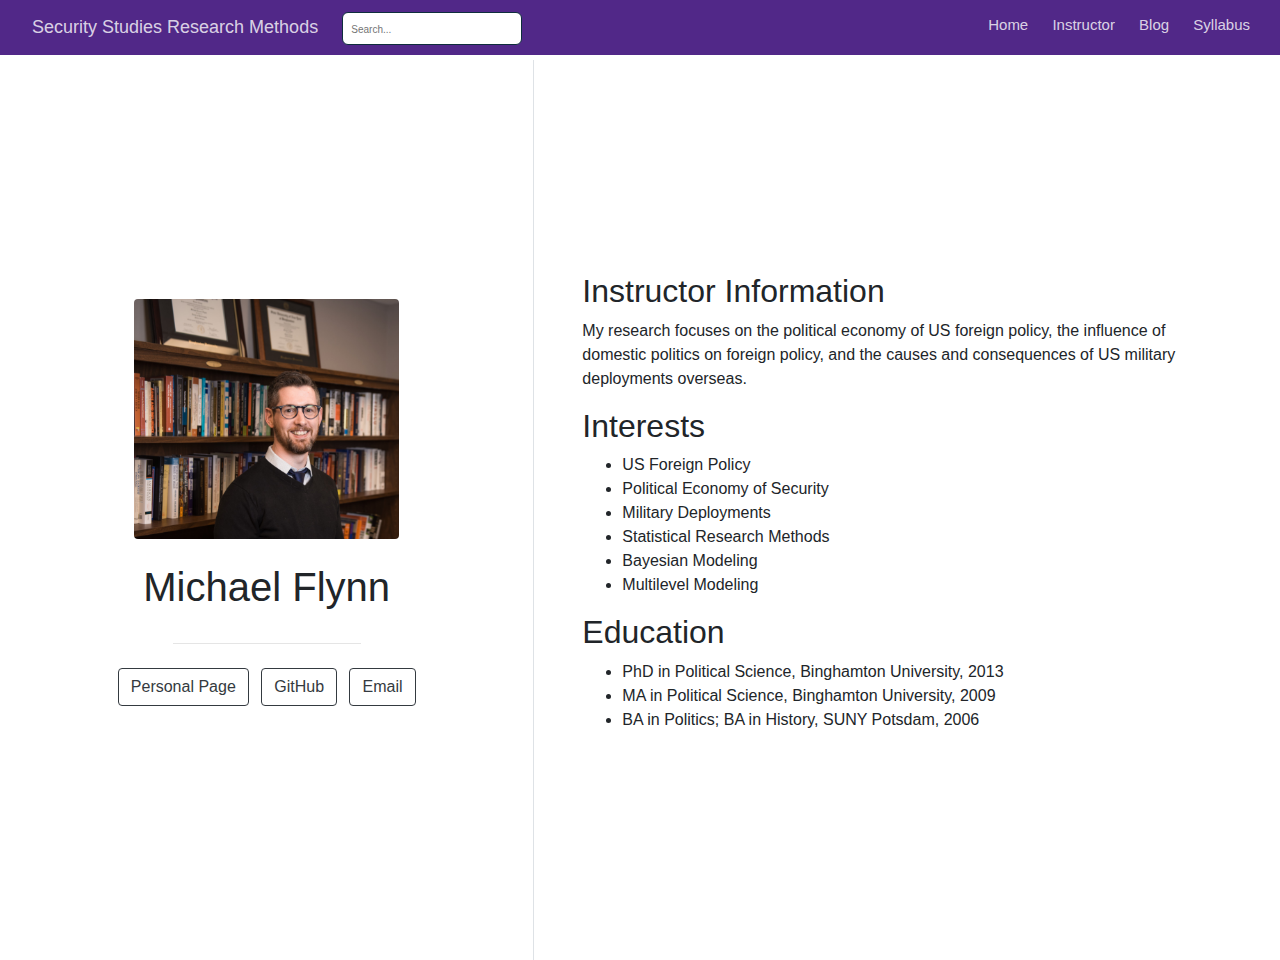
<file: docs/about.html>
<!doctype html>
<html lang="en">
  <head>
    <!-- Required meta tags -->
    <meta charset="utf-8">
    <meta name="viewport" content="width=device-width, initial-scale=1, shrink-to-fit=no">

    <!-- Bootstrap CSS -->
    <link rel="stylesheet" href="https://stackpath.bootstrapcdn.com/bootstrap/4.5.0/css/bootstrap.min.css">

    <link href="https://fonts.googleapis.com/css2?family=Roboto+Slab&display=swap" rel="stylesheet">
    <style type="text/css">body {font-family: 'Roboto Slab', serif;}</style>

    <title>Michael Flynn</title>

    
          <!--radix_placeholder_navigation_in_header-->
          <meta name="distill:offset" content=""/>

          <script type="application/javascript">

            window.headroom_prevent_pin = false;

            window.document.addEventListener("DOMContentLoaded", function (event) {

              // initialize headroom for banner
              var header = $('header').get(0);
              var headerHeight = header.offsetHeight;
              var headroom = new Headroom(header, {
                tolerance: 5,
                onPin : function() {
                  if (window.headroom_prevent_pin) {
                    window.headroom_prevent_pin = false;
                    headroom.unpin();
                  }
                }
              });
              headroom.init();
              if(window.location.hash)
                headroom.unpin();
              $(header).addClass('headroom--transition');

              // offset scroll location for banner on hash change
              // (see: https://github.com/WickyNilliams/headroom.js/issues/38)
              window.addEventListener("hashchange", function(event) {
                window.scrollTo(0, window.pageYOffset - (headerHeight + 25));
              });

              // responsive menu
              $('.distill-site-header').each(function(i, val) {
                var topnav = $(this);
                var toggle = topnav.find('.nav-toggle');
                toggle.on('click', function() {
                  topnav.toggleClass('responsive');
                });
              });

              // nav dropdowns
              $('.nav-dropbtn').click(function(e) {
                $(this).next('.nav-dropdown-content').toggleClass('nav-dropdown-active');
                $(this).parent().siblings('.nav-dropdown')
                   .children('.nav-dropdown-content').removeClass('nav-dropdown-active');
              });
              $("body").click(function(e){
                $('.nav-dropdown-content').removeClass('nav-dropdown-active');
              });
              $(".nav-dropdown").click(function(e){
                e.stopPropagation();
              });
            });
          </script>

          <style type="text/css">

          /* Theme (user-documented overrideables for nav appearance) */

          .distill-site-nav {
            color: rgba(255, 255, 255, 0.8);
            background-color: #0F2E3D;
            font-size: 15px;
            font-weight: 300;
          }

          .distill-site-nav a {
            color: inherit;
            text-decoration: none;
          }

          .distill-site-nav a:hover {
            color: white;
          }

          @media print {
            .distill-site-nav {
              display: none;
            }
          }

          .distill-site-header {

          }

          .distill-site-footer {

          }


          /* Site Header */

          .distill-site-header {
            width: 100%;
            box-sizing: border-box;
            z-index: 3;
          }

          .distill-site-header .nav-left {
            display: inline-block;
            margin-left: 8px;
          }

          @media screen and (max-width: 768px) {
            .distill-site-header .nav-left {
              margin-left: 0;
            }
          }


          .distill-site-header .nav-right {
            float: right;
            margin-right: 8px;
          }

          .distill-site-header a,
          .distill-site-header .title {
            display: inline-block;
            text-align: center;
            padding: 14px 10px 14px 10px;
          }

          .distill-site-header .title {
            font-size: 18px;
            min-width: 150px;
          }

          .distill-site-header .logo {
            padding: 0;
          }

          .distill-site-header .logo img {
            display: none;
            max-height: 20px;
            width: auto;
            margin-bottom: -4px;
          }

          .distill-site-header .nav-image img {
            max-height: 18px;
            width: auto;
            display: inline-block;
            margin-bottom: -3px;
          }



          @media screen and (min-width: 1000px) {
            .distill-site-header .logo img {
              display: inline-block;
            }
            .distill-site-header .nav-left {
              margin-left: 20px;
            }
            .distill-site-header .nav-right {
              margin-right: 20px;
            }
            .distill-site-header .title {
              padding-left: 12px;
            }
          }


          .distill-site-header .nav-toggle {
            display: none;
          }

          .nav-dropdown {
            display: inline-block;
            position: relative;
          }

          .nav-dropdown .nav-dropbtn {
            border: none;
            outline: none;
            color: rgba(255, 255, 255, 0.8);
            padding: 16px 10px;
            background-color: transparent;
            font-family: inherit;
            font-size: inherit;
            font-weight: inherit;
            margin: 0;
            margin-top: 1px;
            z-index: 2;
          }

          .nav-dropdown-content {
            display: none;
            position: absolute;
            background-color: white;
            min-width: 200px;
            border: 1px solid rgba(0,0,0,0.15);
            border-radius: 4px;
            box-shadow: 0px 8px 16px 0px rgba(0,0,0,0.1);
            z-index: 1;
            margin-top: 2px;
            white-space: nowrap;
            padding-top: 4px;
            padding-bottom: 4px;
          }

          .nav-dropdown-content hr {
            margin-top: 4px;
            margin-bottom: 4px;
            border: none;
            border-bottom: 1px solid rgba(0, 0, 0, 0.1);
          }

          .nav-dropdown-active {
            display: block;
          }

          .nav-dropdown-content a, .nav-dropdown-content .nav-dropdown-header {
            color: black;
            padding: 6px 24px;
            text-decoration: none;
            display: block;
            text-align: left;
          }

          .nav-dropdown-content .nav-dropdown-header {
            display: block;
            padding: 5px 24px;
            padding-bottom: 0;
            text-transform: uppercase;
            font-size: 14px;
            color: #999999;
            white-space: nowrap;
          }

          .nav-dropdown:hover .nav-dropbtn {
            color: white;
          }

          .nav-dropdown-content a:hover {
            background-color: #ddd;
            color: black;
          }

          .nav-right .nav-dropdown-content {
            margin-left: -45%;
            right: 0;
          }

          @media screen and (max-width: 768px) {
            .distill-site-header a, .distill-site-header .nav-dropdown  {display: none;}
            .distill-site-header a.nav-toggle {
              float: right;
              display: block;
            }
            .distill-site-header .title {
              margin-left: 0;
            }
            .distill-site-header .nav-right {
              margin-right: 0;
            }
            .distill-site-header {
              overflow: hidden;
            }
            .nav-right .nav-dropdown-content {
              margin-left: 0;
            }
          }


          @media screen and (max-width: 768px) {
            .distill-site-header.responsive {position: relative; min-height: 500px; }
            .distill-site-header.responsive a.nav-toggle {
              position: absolute;
              right: 0;
              top: 0;
            }
            .distill-site-header.responsive a,
            .distill-site-header.responsive .nav-dropdown {
              display: block;
              text-align: left;
            }
            .distill-site-header.responsive .nav-left,
            .distill-site-header.responsive .nav-right {
              width: 100%;
            }
            .distill-site-header.responsive .nav-dropdown {float: none;}
            .distill-site-header.responsive .nav-dropdown-content {position: relative;}
            .distill-site-header.responsive .nav-dropdown .nav-dropbtn {
              display: block;
              width: 100%;
              text-align: left;
            }
          }

          /* Site Footer */

          .distill-site-footer {
            width: 100%;
            overflow: hidden;
            box-sizing: border-box;
            z-index: 3;
            margin-top: 30px;
            padding-top: 30px;
            padding-bottom: 30px;
            text-align: center;
          }

          /* Headroom */

          d-title {
            padding-top: 6rem;
          }

          @media print {
            d-title {
              padding-top: 4rem;
            }
          }

          .headroom {
            z-index: 1000;
            position: fixed;
            top: 0;
            left: 0;
            right: 0;
          }

          .headroom--transition {
            transition: all .4s ease-in-out;
          }

          .headroom--unpinned {
            top: -100px;
          }

          .headroom--pinned {
            top: 0;
          }

          /* adjust viewport for navbar height */
          /* helps vertically center bootstrap (non-distill) content */
          .min-vh-100 {
            min-height: calc(100vh - 100px) !important;
          }

          </style>

          <script src="site_libs/jquery-1.11.3/jquery.min.js"></script>
          <link href="site_libs/font-awesome-5.1.0/css/all.css" rel="stylesheet"/>
          <link href="site_libs/font-awesome-5.1.0/css/v4-shims.css" rel="stylesheet"/>
          <script src="site_libs/headroom-0.9.4/headroom.min.js"></script>
          <script src="site_libs/autocomplete-0.37.1/autocomplete.min.js"></script>
          <script src="site_libs/fuse-6.4.1/fuse.min.js"></script>

          <script type="application/javascript">

          function getMeta(metaName) {
            var metas = document.getElementsByTagName('meta');
            for (let i = 0; i < metas.length; i++) {
              if (metas[i].getAttribute('name') === metaName) {
                return metas[i].getAttribute('content');
              }
            }
            return '';
          }

          function offsetURL(url) {
            var offset = getMeta('distill:offset');
            return offset ? offset + '/' + url : url;
          }

          function createFuseIndex() {

            // create fuse index
            var options = {
              keys: [
                { name: 'title', weight: 20 },
                { name: 'categories', weight: 15 },
                { name: 'description', weight: 10 },
                { name: 'contents', weight: 5 },
              ],
              ignoreLocation: true,
              threshold: 0
            };
            var fuse = new window.Fuse([], options);

            // fetch the main search.json
            return fetch(offsetURL('search.json'))
              .then(function(response) {
                if (response.status == 200) {
                  return response.json().then(function(json) {
                    // index main articles
                    json.articles.forEach(function(article) {
                      fuse.add(article);
                    });
                    // download collections and index their articles
                    return Promise.all(json.collections.map(function(collection) {
                      return fetch(offsetURL(collection)).then(function(response) {
                        if (response.status === 200) {
                          return response.json().then(function(articles) {
                            articles.forEach(function(article) {
                              fuse.add(article);
                            });
                          })
                        } else {
                          return Promise.reject(
                            new Error('Unexpected status from search index request: ' +
                                      response.status)
                          );
                        }
                      });
                    })).then(function() {
                      return fuse;
                    });
                  });

                } else {
                  return Promise.reject(
                    new Error('Unexpected status from search index request: ' +
                                response.status)
                  );
                }
              });
          }

          window.document.addEventListener("DOMContentLoaded", function (event) {

            // get search element (bail if we don't have one)
            var searchEl = window.document.getElementById('distill-search');
            if (!searchEl)
              return;

            createFuseIndex()
              .then(function(fuse) {

                // make search box visible
                searchEl.classList.remove('hidden');

                // initialize autocomplete
                var options = {
                  autoselect: true,
                  hint: false,
                  minLength: 2,
                };
                window.autocomplete(searchEl, options, [{
                  source: function(query, callback) {
                    const searchOptions = {
                      isCaseSensitive: false,
                      shouldSort: true,
                      minMatchCharLength: 2,
                      limit: 10,
                    };
                    var results = fuse.search(query, searchOptions);
                    callback(results
                      .map(function(result) { return result.item; })
                    );
                  },
                  templates: {
                    suggestion: function(suggestion) {
                      var img = suggestion.preview && Object.keys(suggestion.preview).length > 0
                        ? `<img src="${offsetURL(suggestion.preview)}"</img>`
                        : '';
                      var html = `
                        <div class="search-item">
                          <h3>${suggestion.title}</h3>
                          <div class="search-item-description">
                            ${suggestion.description || ''}
                          </div>
                          <div class="search-item-preview">
                            ${img}
                          </div>
                        </div>
                      `;
                      return html;
                    }
                  }
                }]).on('autocomplete:selected', function(event, suggestion) {
                  window.location.href = offsetURL(suggestion.path);
                });
                // remove inline display style on autocompleter (we want to
                // manage responsive display via css)
                $('.algolia-autocomplete').css("display", "");
              })
              .catch(function(error) {
                console.log(error);
              });

          });

          </script>

          <style type="text/css">

          .nav-search {
            font-size: x-small;
          }

          /* Algolioa Autocomplete */

          .algolia-autocomplete {
            display: inline-block;
            margin-left: 10px;
            vertical-align: sub;
            background-color: white;
            color: black;
            padding: 6px;
            padding-top: 8px;
            padding-bottom: 0;
            border-radius: 6px;
            border: 1px #0F2E3D solid;
            width: 180px;
          }


          @media screen and (max-width: 768px) {
            .distill-site-nav .algolia-autocomplete {
              display: none;
              visibility: hidden;
            }
            .distill-site-nav.responsive .algolia-autocomplete {
              display: inline-block;
              visibility: visible;
            }
            .distill-site-nav.responsive .algolia-autocomplete .aa-dropdown-menu {
              margin-left: 0;
              width: 400px;
              max-height: 400px;
            }
          }

          .algolia-autocomplete .aa-input, .algolia-autocomplete .aa-hint {
            width: 90%;
            outline: none;
            border: none;
          }

          .algolia-autocomplete .aa-hint {
            color: #999;
          }
          .algolia-autocomplete .aa-dropdown-menu {
            width: 550px;
            max-height: 70vh;
            overflow-x: visible;
            overflow-y: scroll;
            padding: 5px;
            margin-top: 3px;
            margin-left: -150px;
            background-color: #fff;
            border-radius: 5px;
            border: 1px solid #999;
            border-top: none;
          }

          .algolia-autocomplete .aa-dropdown-menu .aa-suggestion {
            cursor: pointer;
            padding: 5px 4px;
            border-bottom: 1px solid #eee;
          }

          .algolia-autocomplete .aa-dropdown-menu .aa-suggestion:last-of-type {
            border-bottom: none;
            margin-bottom: 2px;
          }

          .algolia-autocomplete .aa-dropdown-menu .aa-suggestion .search-item {
            overflow: hidden;
            font-size: 0.8em;
            line-height: 1.4em;
          }

          .algolia-autocomplete .aa-dropdown-menu .aa-suggestion .search-item h3 {
            font-size: 1rem;
            margin-block-start: 0;
            margin-block-end: 5px;
          }

          .algolia-autocomplete .aa-dropdown-menu .aa-suggestion .search-item-description {
            display: inline-block;
            overflow: hidden;
            height: 2.8em;
            width: 80%;
            margin-right: 4%;
          }

          .algolia-autocomplete .aa-dropdown-menu .aa-suggestion .search-item-preview {
            display: inline-block;
            width: 15%;
          }

          .algolia-autocomplete .aa-dropdown-menu .aa-suggestion .search-item-preview img {
            height: 3em;
            width: auto;
            display: none;
          }

          .algolia-autocomplete .aa-dropdown-menu .aa-suggestion .search-item-preview img[src] {
            display: initial;
          }

          .algolia-autocomplete .aa-dropdown-menu .aa-suggestion.aa-cursor {
            background-color: #eee;
          }
          .algolia-autocomplete .aa-dropdown-menu .aa-suggestion em {
            font-weight: bold;
            font-style: normal;
          }

          </style>


          <!--/radix_placeholder_navigation_in_header-->
          <!--radix_placeholder_site_in_header-->
          <!--/radix_placeholder_site_in_header-->
          
          <style type="text/css">
          body {
            padding-top: 60px;
          }
          </style>
          <style type="text/css">
          /* base variables */

          /* Edit the CSS properties in this file to create a custom
             Distill theme. Only edit values in the right column
             for each row; values shown are the CSS defaults.
             To return any property to the default,
             you may set its value to: unset
             All rows must end with a semi-colon.                      */

          /* Optional: embed custom fonts here with `@import`          */
          /* This must remain at the top of this file.                 */



          html {
            /*-- Main font sizes --*/
            --title-size:      50px;
            --body-size:       1.06rem;
            --code-size:       14px;
            --aside-size:      12px;
            --fig-cap-size:    13px;
            /*-- Main font colors --*/
            --title-color:     #000000;
            --header-color:    rgba(0, 0, 0, 0.8);
            --body-color:      rgba(0, 0, 0, 0.8);
            --aside-color:     rgba(0, 0, 0, 0.6);
            --fig-cap-color:   rgba(0, 0, 0, 0.6);
            /*-- Specify custom fonts ~~~ must be imported above   --*/
            --heading-font:    sans-serif;
            --mono-font:       monospace;
            --body-font:       sans-serif;
            --navbar-font:     sans-serif;  /* websites + blogs only */
          }

          /*-- ARTICLE METADATA --*/
          d-byline {
            --heading-size:    0.6rem;
            --heading-color:   rgba(0, 0, 0, 0.5);
            --body-size:       0.8rem;
            --body-color:      rgba(0, 0, 0, 0.8);
          }

          /*-- ARTICLE TABLE OF CONTENTS --*/
          .d-contents {
            --heading-size:    18px;
            --contents-size:   13px;
          }

          /*-- ARTICLE APPENDIX --*/
          d-appendix {
            --heading-size:    15px;
            --heading-color:   rgba(0, 0, 0, 0.65);
            --text-size:       0.8em;
            --text-color:      rgba(0, 0, 0, 0.5);
          }

          /*-- WEBSITE HEADER + FOOTER --*/
          /* These properties only apply to Distill sites and blogs  */

          .distill-site-header {
            --title-size:       18px;
            --text-color:       rgba(255, 255, 255, 0.8);
            --text-size:        15px;
            --hover-color:      white;
            --bkgd-color:       #0F2E3D;
          }

          .distill-site-footer {
            --text-color:       rgba(255, 255, 255, 0.8);
            --text-size:        15px;
            --hover-color:      white;
            --bkgd-color:       #0F2E3D;
          }

          /*-- Additional custom styles --*/
          /* Add any additional CSS rules below                      */
          </style>
          <style type="text/css">
          /* base variables */

          /* Edit the CSS properties in this file to create a custom
             Distill theme. Only edit values in the right column
             for each row; values shown are the CSS defaults.
             To return any property to the default,
             you may set its value to: unset
             All rows must end with a semi-colon.                      */

          /* Optional: embed custom fonts here with `@import`          */
          /* This must remain at the top of this file.                 */



          html {
            /*-- Main font sizes --*/
            --title-size:      50px;
            --body-size:       1.03rem;
            --code-size:       14px;
            --aside-size:      12px;
            --fig-cap-size:    13px;
            /*-- Main font colors --*/
            --title-color:     #000000;
            --header-color:    rgba(0, 0, 0, 0.8);
            --body-color:      rgba(0, 0, 0, 0.8);
            --aside-color:     rgba(0, 0, 0, 0.6);
            --fig-cap-color:   rgba(0, 0, 0, 0.6);
            /*-- Specify custom fonts ~~~ must be imported above   --*/
            --heading-font:    sans-serif;
            --mono-font:       monospace;
            --body-font:       sans-serif;
            --navbar-font:     sans-serif;  /* websites + blogs only */
          }

          /*-- ARTICLE METADATA --*/
          d-byline {
            --heading-size:    0.6rem;
            --heading-color:   rgba(0, 0, 0, 0.5);
            --body-size:       0.8rem;
            --body-color:      rgba(0, 0, 0, 0.8);
          }

          /*-- ARTICLE TABLE OF CONTENTS --*/
          .d-contents {
            --heading-size:    16px;
            --contents-size:   13px;
          }

          /*-- ARTICLE APPENDIX --*/
          d-appendix {
            --heading-size:    15px;
            --heading-color:   rgba(0, 0, 0, 0.65);
            --text-size:       0.8em;
            --text-color:      rgba(0, 0, 0, 0.5);
          }

          /*-- WEBSITE HEADER + FOOTER --*/
          /* These properties only apply to Distill sites and blogs  */

          .distill-site-header {
            --title-size:       18px;
            --font-weight:      900;
            --text-color:       rgba(255, 255, 255, 0.8);
            --text-size:        15px;
            --hover-color:      white;
            --bkgd-color:       #512888;
          }

          .distill-site-footer {
            --text-color:       rgba(255, 255, 255, 0.8);
            --text-size:        15px;
            --hover-color:      white;
            --bkgd-color:       #512888;
          }

          /*-- Additional custom styles --*/
          /* Add any additional CSS rules below                      */
          </style>
          <style type="text/css">
          /* base style */

          /* FONT FAMILIES */

          :root {
            --heading-default: -apple-system, BlinkMacSystemFont, "Segoe UI", Roboto, Oxygen, Ubuntu, Cantarell, "Fira Sans", "Droid Sans", "Helvetica Neue", Arial, sans-serif;
            --mono-default: Consolas, Monaco, 'Andale Mono', 'Ubuntu Mono', monospace;
            --body-default: -apple-system, BlinkMacSystemFont, "Segoe UI", Roboto, Oxygen, Ubuntu, Cantarell, "Fira Sans", "Droid Sans", "Helvetica Neue", Arial, sans-serif;
          }

          body,
          .posts-list .post-preview p,
          .posts-list .description p {
            font-family: var(--body-font), var(--body-default);
          }

          h1, h2, h3, h4, h5, h6,
          .posts-list .post-preview h2,
          .posts-list .description h2 {
            font-family: var(--heading-font), var(--heading-default);
          }

          d-article div.sourceCode code,
          d-article pre code {
            font-family: var(--mono-font), var(--mono-default);
          }


          /*-- TITLE --*/
          d-title h1,
          .posts-list > h1 {
            color: var(--title-color, black);
          }

          d-title h1 {
            font-size: var(--title-size, 50px);
          }

          /*-- HEADERS --*/
          d-article h1,
          d-article h2,
          d-article h3,
          d-article h4,
          d-article h5,
          d-article h6 {
            color: var(--header-color, rgba(0, 0, 0, 0.8));
          }

          /*-- BODY --*/
          d-article > p,  /* only text inside of <p> tags */
          d-article > ul, /* lists */
          d-article > ol {
            color: var(--body-color, rgba(0, 0, 0, 0.8));
            font-size: var(--body-size, 1.06rem);
          }


          /*-- CODE --*/
          d-article div.sourceCode code,
          d-article pre code {
            font-size: var(--code-size, 14px);
          }

          /*-- ASIDE --*/
          d-article aside {
            font-size: var(--aside-size, 12px);
            color: var(--aside-color, rgba(0, 0, 0, 0.6));
          }

          /*-- FIGURE CAPTIONS --*/
          figure .caption,
          figure figcaption,
          .figure .caption {
            font-size: var(--fig-cap-size, 13px);
            color: var(--fig-cap-color, rgba(0, 0, 0, 0.6));
          }

          /*-- METADATA --*/
          d-byline h3 {
            font-size: var(--heading-size, 0.6rem);
            color: var(--heading-color, rgba(0, 0, 0, 0.5));
          }

          d-byline {
            font-size: var(--body-size, 0.8rem);
            color: var(--body-color, rgba(0, 0, 0, 0.8));
          }

          d-byline a,
          d-article d-byline a {
            color: var(--body-color, rgba(0, 0, 0, 0.8));
          }

          /*-- TABLE OF CONTENTS --*/
          .d-contents nav h3 {
            font-size: var(--heading-size, 18px);
          }

          .d-contents nav a {
            font-size: var(--contents-size, 13px);
          }

          /*-- APPENDIX --*/
          d-appendix h3 {
            font-size: var(--heading-size, 15px);
            color: var(--heading-color, rgba(0, 0, 0, 0.65));
          }

          d-appendix {
            font-size: var(--text-size, 0.8em);
            color: var(--text-color, rgba(0, 0, 0, 0.5));
          }

          d-appendix d-footnote-list a.footnote-backlink {
            color: var(--text-color, rgba(0, 0, 0, 0.5));
          }

          /*-- WEBSITE HEADER + FOOTER --*/
          .distill-site-header .title {
            font-size: var(--title-size, 18px);
            font-family: var(--navbar-font), var(--heading-default);
          }

          .distill-site-header a,
          .nav-dropdown .nav-dropbtn {
            font-family: var(--navbar-font), var(--heading-default);
          }

          .nav-dropdown .nav-dropbtn {
            color: var(--text-color, rgba(255, 255, 255, 0.8));
            font-size: var(--text-size, 15px);
          }

          .distill-site-header a:hover,
          .nav-dropdown:hover .nav-dropbtn {
            color: var(--hover-color, white);
          }

          .distill-site-header {
            font-size: var(--text-size, 15px);
            color: var(--text-color, rgba(255, 255, 255, 0.8));
            background-color: var(--bkgd-color, #0F2E3D);
          }

          .distill-site-footer {
            font-size: var(--text-size, 15px);
            color: var(--text-color, rgba(255, 255, 255, 0.8));
            background-color: var(--bkgd-color, #0F2E3D);
          }

          .distill-site-footer a:hover {
            color: var(--hover-color, white);
          }</style>
          <script src="C:\Users\flynn\Documents\R\win-library\4.1\rmarkdown\rmd\h\pandoc\header-attrs.js"></script>
    
    
  </head>
  <body>

          <!--radix_placeholder_navigation_before_body-->
          <header class="header header--fixed" role="banner">
          <nav class="distill-site-nav distill-site-header">
          <div class="nav-left">
          <a href="index.html" class="title">Security Studies Research Methods</a>
          <input id="distill-search" class="nav-search hidden" type="text" placeholder="Search..."/>
          </div>
          <div class="nav-right">
          <a href="index.html">Home</a>
          <a href="about.html">Instructor</a>
          <a href="gallery.html">Blog</a>
          <a href="syllabus/810-syllabus-fall-2021.pdf">Syllabus</a>
          <a href="javascript:void(0);" class="nav-toggle">&#9776;</a>
          </div>
          </nav>
          </header>
          <!--/radix_placeholder_navigation_before_body-->
          <!--radix_placeholder_site_before_body-->
          <!--/radix_placeholder_site_before_body-->
    
    <div class="container-fluid d-none d-lg-block d-xl-block">
      <div class="d-flex row flex-row vh-100">
        <div class="d-flex flex-column col-5 align-items-center text-center align-self-center">
          <div class="mx-auto text-center">
            <div class="p-3">
              <img src=images/profile-pic.png style="height:15rem" class="rounded">
            </div>
            <div class="p-2">
              <h1>Michael Flynn</h1>
            </div>
            <hr style="width:60%;"/>
            <div class="p-2">
              <div id="icon-list">
                <ul class="list-inline">
                                    <li class="list-inline-item">
                    <a href=https://m-flynn.com>
                      <button type="button" class="btn btn-outline-dark mb-2">
                        Personal Page
                      </button>
                    </a>
                  </li>
                                    <li class="list-inline-item">
                    <a href=https://github.com/meflynn>
                      <button type="button" class="btn btn-outline-dark mb-2">
                        GitHub
                      </button>
                    </a>
                  </li>
                                    <li class="list-inline-item">
                    <a href=mailto:meflynn@ksu.edu>
                      <button type="button" class="btn btn-outline-dark mb-2">
                        Email
                      </button>
                    </a>
                  </li>
                                  </ul>
              </div>
            </div>
          </div>
        </div>
        <div class="d-flex flex-column vh-100 border-left"></div>
        <div class="d-flex flex-column col px-5 align-items-center align-self-center mh-100" style="overflow-y: scroll;">
          <div class="my-5" id="content">
            <div id="instructor-information" class="section level2">
            <h2>Instructor Information</h2>
            <p>My research focuses on the political economy of US foreign policy, the influence of domestic politics on foreign policy, and the causes and consequences of US military deployments overseas.</p>
            </div>
            <div id="interests" class="section level2">
            <h2>Interests</h2>
            <ul>
            <li>US Foreign Policy</li>
            <li>Political Economy of Security</li>
            <li>Military Deployments</li>
            <li>Statistical Research Methods</li>
            <li>Bayesian Modeling</li>
            <li>Multilevel Modeling</li>
            </ul>
            </div>
            <div id="education" class="section level2">
            <h2>Education</h2>
            <ul>
            <li>PhD in Political Science, Binghamton University, 2013</li>
            <li>MA in Political Science, Binghamton University, 2009</li>
            <li>BA in Politics; BA in History, SUNY Potsdam, 2006</li>
            </ul>
            </div>
          </div>
        </div>
      </div>
    </div>

    <div class="container-flex min-vh-100 d-block d-lg-none d-xl-none">
      <div class="d-flex flex-row justify-content-center">
        <div class="d-flex flex-col">
          <div class="mx-auto">
            <div class="p-3 mt-3 text-center">
              <img src=images/profile-pic.png style="height:15rem" class="rounded">
            </div>
            <div class="p-2 text-center">
              <h1>Michael Flynn</h1>
            </div>
            <hr style="width:60%;"/>

            <div class="row justify-content-center align-items-center">
              <div class="col-8 p-1 text-center">
                <div class="list-group">
                                    <a href=https://m-flynn.com>
                    <button type="button" class="list-group-item list-group-item-action my-1 rounded">
                      Personal Page
                    </button>
                  </a>
                                    <a href=https://github.com/meflynn>
                    <button type="button" class="list-group-item list-group-item-action my-1 rounded">
                      GitHub
                    </button>
                  </a>
                                    <a href=mailto:meflynn@ksu.edu>
                    <button type="button" class="list-group-item list-group-item-action my-1 rounded">
                      Email
                    </button>
                  </a>
                                  </div>
              </div>
            </div>
            <div class="p pt-4 px-5">
              <div id="instructor-information" class="section level2">
              <h2>Instructor Information</h2>
              <p>My research focuses on the political economy of US foreign policy, the influence of domestic politics on foreign policy, and the causes and consequences of US military deployments overseas.</p>
              </div>
              <div id="interests" class="section level2">
              <h2>Interests</h2>
              <ul>
              <li>US Foreign Policy</li>
              <li>Political Economy of Security</li>
              <li>Military Deployments</li>
              <li>Statistical Research Methods</li>
              <li>Bayesian Modeling</li>
              <li>Multilevel Modeling</li>
              </ul>
              </div>
              <div id="education" class="section level2">
              <h2>Education</h2>
              <ul>
              <li>PhD in Political Science, Binghamton University, 2013</li>
              <li>MA in Political Science, Binghamton University, 2009</li>
              <li>BA in Politics; BA in History, SUNY Potsdam, 2006</li>
              </ul>
              </div>
            </div>
        </div>
      </div>
    </div>

    <!-- Optional JavaScript -->
    <!-- jQuery first, then Popper.js, then Bootstrap JS -->
    <script src="https://code.jquery.com/jquery-3.5.1.slim.min.js" integrity="sha384-DfXdz2htPH0lsSSs5nCTpuj/zy4C+OGpamoFVy38MVBnE+IbbVYUew+OrCXaRkfj" crossorigin="anonymous"></script>
    <script src="https://cdn.jsdelivr.net/npm/popper.js@1.16.0/dist/umd/popper.min.js" integrity="sha384-Q6E9RHvbIyZFJoft+2mJbHaEWldlvI9IOYy5n3zV9zzTtmI3UksdQRVvoxMfooAo" crossorigin="anonymous"></script>
    <script src="https://stackpath.bootstrapcdn.com/bootstrap/4.5.0/js/bootstrap.min.js" integrity="sha384-OgVRvuATP1z7JjHLkuOU7Xw704+h835Lr+6QL9UvYjZE3Ipu6Tp75j7Bh/kR0JKI" crossorigin="anonymous"></script>

      <!--radix_placeholder_site_after_body-->
      <!--/radix_placeholder_site_after_body-->
      <!--radix_placeholder_navigation_after_body-->
      <!--/radix_placeholder_navigation_after_body-->
  
  </body>
</html>
</file>
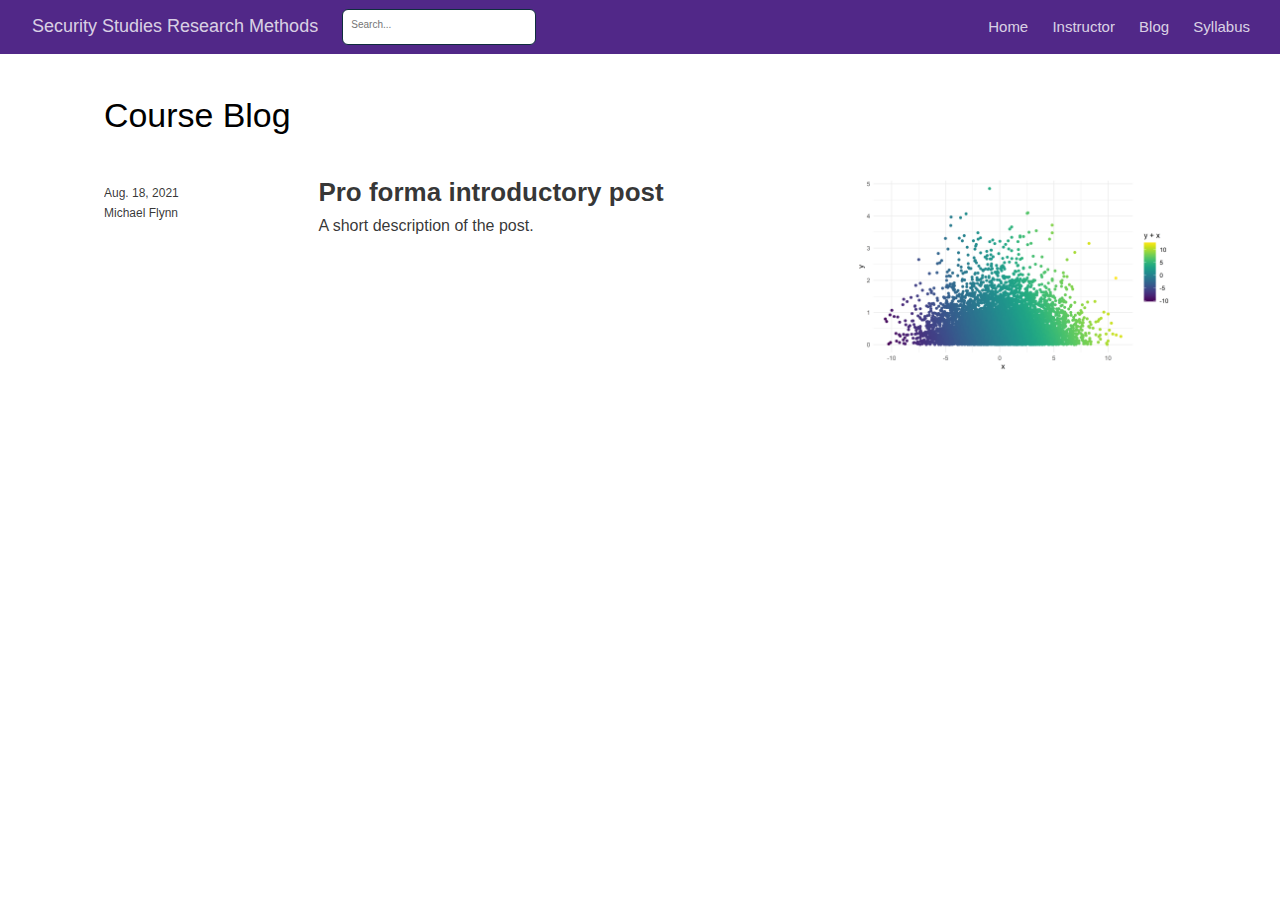
<file: docs/gallery.html>
<!DOCTYPE html>

<html xmlns="http://www.w3.org/1999/xhtml" lang="" xml:lang="">

<head>
  <meta charset="utf-8"/>
  <meta name="viewport" content="width=device-width, initial-scale=1"/>
  <meta http-equiv="X-UA-Compatible" content="IE=Edge,chrome=1"/>
  <meta name="generator" content="distill" />
  <link rel="alternate" type="application/rss+xml" href="https://polsc343.classes.m-flynn.com/gallery.xml" />

  <style type="text/css">
  /* Hide doc at startup (prevent jankiness while JS renders/transforms) */
  body {
    visibility: hidden;
  }
  </style>

 <!--radix_placeholder_import_source-->
 <!--/radix_placeholder_import_source-->

<style type="text/css">code{white-space: pre;}</style>
<style type="text/css" data-origin="pandoc">
pre > code.sourceCode { white-space: pre; position: relative; }
pre > code.sourceCode > span { display: inline-block; line-height: 1.25; }
pre > code.sourceCode > span:empty { height: 1.2em; }
.sourceCode { overflow: visible; }
code.sourceCode > span { color: inherit; text-decoration: inherit; }
div.sourceCode { margin: 1em 0; }
pre.sourceCode { margin: 0; }
@media screen {
div.sourceCode { overflow: auto; }
}
@media print {
pre > code.sourceCode { white-space: pre-wrap; }
pre > code.sourceCode > span { text-indent: -5em; padding-left: 5em; }
}
pre.numberSource code
  { counter-reset: source-line 0; }
pre.numberSource code > span
  { position: relative; left: -4em; counter-increment: source-line; }
pre.numberSource code > span > a:first-child::before
  { content: counter(source-line);
    position: relative; left: -1em; text-align: right; vertical-align: baseline;
    border: none; display: inline-block;
    -webkit-touch-callout: none; -webkit-user-select: none;
    -khtml-user-select: none; -moz-user-select: none;
    -ms-user-select: none; user-select: none;
    padding: 0 4px; width: 4em;
    color: #aaaaaa;
  }
pre.numberSource { margin-left: 3em; border-left: 1px solid #aaaaaa;  padding-left: 4px; }
div.sourceCode
  {   }
@media screen {
pre > code.sourceCode > span > a:first-child::before { text-decoration: underline; }
}
code span.al { color: #ad0000; } /* Alert */
code span.an { color: #5e5e5e; } /* Annotation */
code span.at { color: #20794d; } /* Attribute */
code span.bn { color: #ad0000; } /* BaseN */
code span.bu { } /* BuiltIn */
code span.cf { color: #007ba5; } /* ControlFlow */
code span.ch { color: #20794d; } /* Char */
code span.cn { color: #8f5902; } /* Constant */
code span.co { color: #5e5e5e; } /* Comment */
code span.cv { color: #5e5e5e; font-style: italic; } /* CommentVar */
code span.do { color: #5e5e5e; font-style: italic; } /* Documentation */
code span.dt { color: #ad0000; } /* DataType */
code span.dv { color: #ad0000; } /* DecVal */
code span.er { color: #ad0000; } /* Error */
code span.ex { } /* Extension */
code span.fl { color: #ad0000; } /* Float */
code span.fu { color: #4758ab; } /* Function */
code span.im { } /* Import */
code span.in { color: #5e5e5e; } /* Information */
code span.kw { color: #007ba5; } /* Keyword */
code span.op { color: #5e5e5e; } /* Operator */
code span.ot { color: #007ba5; } /* Other */
code span.pp { color: #ad0000; } /* Preprocessor */
code span.sc { color: #20794d; } /* SpecialChar */
code span.ss { color: #20794d; } /* SpecialString */
code span.st { color: #20794d; } /* String */
code span.va { color: #111111; } /* Variable */
code span.vs { color: #20794d; } /* VerbatimString */
code span.wa { color: #5e5e5e; font-style: italic; } /* Warning */
</style>

  <!--radix_placeholder_meta_tags-->
  <title>Security Studies Research Methods: Course Blog</title>




  <!--  https://developers.facebook.com/docs/sharing/webmasters#markup -->
  <meta property="og:title" content="Security Studies Research Methods: Course Blog"/>
  <meta property="og:type" content="article"/>
  <meta property="og:locale" content="en_US"/>
  <meta property="og:site_name" content="Security Studies Research Methods"/>

  <!--  https://dev.twitter.com/cards/types/summary -->
  <meta property="twitter:card" content="summary"/>
  <meta property="twitter:title" content="Security Studies Research Methods: Course Blog"/>

  <!--/radix_placeholder_meta_tags-->
  <!--radix_placeholder_rmarkdown_metadata-->

  <script type="text/json" id="radix-rmarkdown-metadata">
  {"type":"list","attributes":{"names":{"type":"character","attributes":{},"value":["title","listing"]}},"value":[{"type":"character","attributes":{},"value":["Course Blog"]},{"type":"character","attributes":{},"value":["posts"]}]}
  </script>
  <!--/radix_placeholder_rmarkdown_metadata-->
  <!--radix_placeholder_navigation_in_header-->
  <meta name="distill:offset" content=""/>

  <script type="application/javascript">

    window.headroom_prevent_pin = false;

    window.document.addEventListener("DOMContentLoaded", function (event) {

      // initialize headroom for banner
      var header = $('header').get(0);
      var headerHeight = header.offsetHeight;
      var headroom = new Headroom(header, {
        tolerance: 5,
        onPin : function() {
          if (window.headroom_prevent_pin) {
            window.headroom_prevent_pin = false;
            headroom.unpin();
          }
        }
      });
      headroom.init();
      if(window.location.hash)
        headroom.unpin();
      $(header).addClass('headroom--transition');

      // offset scroll location for banner on hash change
      // (see: https://github.com/WickyNilliams/headroom.js/issues/38)
      window.addEventListener("hashchange", function(event) {
        window.scrollTo(0, window.pageYOffset - (headerHeight + 25));
      });

      // responsive menu
      $('.distill-site-header').each(function(i, val) {
        var topnav = $(this);
        var toggle = topnav.find('.nav-toggle');
        toggle.on('click', function() {
          topnav.toggleClass('responsive');
        });
      });

      // nav dropdowns
      $('.nav-dropbtn').click(function(e) {
        $(this).next('.nav-dropdown-content').toggleClass('nav-dropdown-active');
        $(this).parent().siblings('.nav-dropdown')
           .children('.nav-dropdown-content').removeClass('nav-dropdown-active');
      });
      $("body").click(function(e){
        $('.nav-dropdown-content').removeClass('nav-dropdown-active');
      });
      $(".nav-dropdown").click(function(e){
        e.stopPropagation();
      });
    });
  </script>

  <style type="text/css">

  /* Theme (user-documented overrideables for nav appearance) */

  .distill-site-nav {
    color: rgba(255, 255, 255, 0.8);
    background-color: #0F2E3D;
    font-size: 15px;
    font-weight: 300;
  }

  .distill-site-nav a {
    color: inherit;
    text-decoration: none;
  }

  .distill-site-nav a:hover {
    color: white;
  }

  @media print {
    .distill-site-nav {
      display: none;
    }
  }

  .distill-site-header {

  }

  .distill-site-footer {

  }


  /* Site Header */

  .distill-site-header {
    width: 100%;
    box-sizing: border-box;
    z-index: 3;
  }

  .distill-site-header .nav-left {
    display: inline-block;
    margin-left: 8px;
  }

  @media screen and (max-width: 768px) {
    .distill-site-header .nav-left {
      margin-left: 0;
    }
  }


  .distill-site-header .nav-right {
    float: right;
    margin-right: 8px;
  }

  .distill-site-header a,
  .distill-site-header .title {
    display: inline-block;
    text-align: center;
    padding: 14px 10px 14px 10px;
  }

  .distill-site-header .title {
    font-size: 18px;
    min-width: 150px;
  }

  .distill-site-header .logo {
    padding: 0;
  }

  .distill-site-header .logo img {
    display: none;
    max-height: 20px;
    width: auto;
    margin-bottom: -4px;
  }

  .distill-site-header .nav-image img {
    max-height: 18px;
    width: auto;
    display: inline-block;
    margin-bottom: -3px;
  }



  @media screen and (min-width: 1000px) {
    .distill-site-header .logo img {
      display: inline-block;
    }
    .distill-site-header .nav-left {
      margin-left: 20px;
    }
    .distill-site-header .nav-right {
      margin-right: 20px;
    }
    .distill-site-header .title {
      padding-left: 12px;
    }
  }


  .distill-site-header .nav-toggle {
    display: none;
  }

  .nav-dropdown {
    display: inline-block;
    position: relative;
  }

  .nav-dropdown .nav-dropbtn {
    border: none;
    outline: none;
    color: rgba(255, 255, 255, 0.8);
    padding: 16px 10px;
    background-color: transparent;
    font-family: inherit;
    font-size: inherit;
    font-weight: inherit;
    margin: 0;
    margin-top: 1px;
    z-index: 2;
  }

  .nav-dropdown-content {
    display: none;
    position: absolute;
    background-color: white;
    min-width: 200px;
    border: 1px solid rgba(0,0,0,0.15);
    border-radius: 4px;
    box-shadow: 0px 8px 16px 0px rgba(0,0,0,0.1);
    z-index: 1;
    margin-top: 2px;
    white-space: nowrap;
    padding-top: 4px;
    padding-bottom: 4px;
  }

  .nav-dropdown-content hr {
    margin-top: 4px;
    margin-bottom: 4px;
    border: none;
    border-bottom: 1px solid rgba(0, 0, 0, 0.1);
  }

  .nav-dropdown-active {
    display: block;
  }

  .nav-dropdown-content a, .nav-dropdown-content .nav-dropdown-header {
    color: black;
    padding: 6px 24px;
    text-decoration: none;
    display: block;
    text-align: left;
  }

  .nav-dropdown-content .nav-dropdown-header {
    display: block;
    padding: 5px 24px;
    padding-bottom: 0;
    text-transform: uppercase;
    font-size: 14px;
    color: #999999;
    white-space: nowrap;
  }

  .nav-dropdown:hover .nav-dropbtn {
    color: white;
  }

  .nav-dropdown-content a:hover {
    background-color: #ddd;
    color: black;
  }

  .nav-right .nav-dropdown-content {
    margin-left: -45%;
    right: 0;
  }

  @media screen and (max-width: 768px) {
    .distill-site-header a, .distill-site-header .nav-dropdown  {display: none;}
    .distill-site-header a.nav-toggle {
      float: right;
      display: block;
    }
    .distill-site-header .title {
      margin-left: 0;
    }
    .distill-site-header .nav-right {
      margin-right: 0;
    }
    .distill-site-header {
      overflow: hidden;
    }
    .nav-right .nav-dropdown-content {
      margin-left: 0;
    }
  }


  @media screen and (max-width: 768px) {
    .distill-site-header.responsive {position: relative; min-height: 500px; }
    .distill-site-header.responsive a.nav-toggle {
      position: absolute;
      right: 0;
      top: 0;
    }
    .distill-site-header.responsive a,
    .distill-site-header.responsive .nav-dropdown {
      display: block;
      text-align: left;
    }
    .distill-site-header.responsive .nav-left,
    .distill-site-header.responsive .nav-right {
      width: 100%;
    }
    .distill-site-header.responsive .nav-dropdown {float: none;}
    .distill-site-header.responsive .nav-dropdown-content {position: relative;}
    .distill-site-header.responsive .nav-dropdown .nav-dropbtn {
      display: block;
      width: 100%;
      text-align: left;
    }
  }

  /* Site Footer */

  .distill-site-footer {
    width: 100%;
    overflow: hidden;
    box-sizing: border-box;
    z-index: 3;
    margin-top: 30px;
    padding-top: 30px;
    padding-bottom: 30px;
    text-align: center;
  }

  /* Headroom */

  d-title {
    padding-top: 6rem;
  }

  @media print {
    d-title {
      padding-top: 4rem;
    }
  }

  .headroom {
    z-index: 1000;
    position: fixed;
    top: 0;
    left: 0;
    right: 0;
  }

  .headroom--transition {
    transition: all .4s ease-in-out;
  }

  .headroom--unpinned {
    top: -100px;
  }

  .headroom--pinned {
    top: 0;
  }

  /* adjust viewport for navbar height */
  /* helps vertically center bootstrap (non-distill) content */
  .min-vh-100 {
    min-height: calc(100vh - 100px) !important;
  }

  </style>

  <script src="site_libs/jquery-1.11.3/jquery.min.js"></script>
  <link href="site_libs/font-awesome-5.1.0/css/all.css" rel="stylesheet"/>
  <link href="site_libs/font-awesome-5.1.0/css/v4-shims.css" rel="stylesheet"/>
  <script src="site_libs/headroom-0.9.4/headroom.min.js"></script>
  <script src="site_libs/autocomplete-0.37.1/autocomplete.min.js"></script>
  <script src="site_libs/fuse-6.4.1/fuse.min.js"></script>

  <script type="application/javascript">

  function getMeta(metaName) {
    var metas = document.getElementsByTagName('meta');
    for (let i = 0; i < metas.length; i++) {
      if (metas[i].getAttribute('name') === metaName) {
        return metas[i].getAttribute('content');
      }
    }
    return '';
  }

  function offsetURL(url) {
    var offset = getMeta('distill:offset');
    return offset ? offset + '/' + url : url;
  }

  function createFuseIndex() {

    // create fuse index
    var options = {
      keys: [
        { name: 'title', weight: 20 },
        { name: 'categories', weight: 15 },
        { name: 'description', weight: 10 },
        { name: 'contents', weight: 5 },
      ],
      ignoreLocation: true,
      threshold: 0
    };
    var fuse = new window.Fuse([], options);

    // fetch the main search.json
    return fetch(offsetURL('search.json'))
      .then(function(response) {
        if (response.status == 200) {
          return response.json().then(function(json) {
            // index main articles
            json.articles.forEach(function(article) {
              fuse.add(article);
            });
            // download collections and index their articles
            return Promise.all(json.collections.map(function(collection) {
              return fetch(offsetURL(collection)).then(function(response) {
                if (response.status === 200) {
                  return response.json().then(function(articles) {
                    articles.forEach(function(article) {
                      fuse.add(article);
                    });
                  })
                } else {
                  return Promise.reject(
                    new Error('Unexpected status from search index request: ' +
                              response.status)
                  );
                }
              });
            })).then(function() {
              return fuse;
            });
          });

        } else {
          return Promise.reject(
            new Error('Unexpected status from search index request: ' +
                        response.status)
          );
        }
      });
  }

  window.document.addEventListener("DOMContentLoaded", function (event) {

    // get search element (bail if we don't have one)
    var searchEl = window.document.getElementById('distill-search');
    if (!searchEl)
      return;

    createFuseIndex()
      .then(function(fuse) {

        // make search box visible
        searchEl.classList.remove('hidden');

        // initialize autocomplete
        var options = {
          autoselect: true,
          hint: false,
          minLength: 2,
        };
        window.autocomplete(searchEl, options, [{
          source: function(query, callback) {
            const searchOptions = {
              isCaseSensitive: false,
              shouldSort: true,
              minMatchCharLength: 2,
              limit: 10,
            };
            var results = fuse.search(query, searchOptions);
            callback(results
              .map(function(result) { return result.item; })
            );
          },
          templates: {
            suggestion: function(suggestion) {
              var img = suggestion.preview && Object.keys(suggestion.preview).length > 0
                ? `<img src="${offsetURL(suggestion.preview)}"</img>`
                : '';
              var html = `
                <div class="search-item">
                  <h3>${suggestion.title}</h3>
                  <div class="search-item-description">
                    ${suggestion.description || ''}
                  </div>
                  <div class="search-item-preview">
                    ${img}
                  </div>
                </div>
              `;
              return html;
            }
          }
        }]).on('autocomplete:selected', function(event, suggestion) {
          window.location.href = offsetURL(suggestion.path);
        });
        // remove inline display style on autocompleter (we want to
        // manage responsive display via css)
        $('.algolia-autocomplete').css("display", "");
      })
      .catch(function(error) {
        console.log(error);
      });

  });

  </script>

  <style type="text/css">

  .nav-search {
    font-size: x-small;
  }

  /* Algolioa Autocomplete */

  .algolia-autocomplete {
    display: inline-block;
    margin-left: 10px;
    vertical-align: sub;
    background-color: white;
    color: black;
    padding: 6px;
    padding-top: 8px;
    padding-bottom: 0;
    border-radius: 6px;
    border: 1px #0F2E3D solid;
    width: 180px;
  }


  @media screen and (max-width: 768px) {
    .distill-site-nav .algolia-autocomplete {
      display: none;
      visibility: hidden;
    }
    .distill-site-nav.responsive .algolia-autocomplete {
      display: inline-block;
      visibility: visible;
    }
    .distill-site-nav.responsive .algolia-autocomplete .aa-dropdown-menu {
      margin-left: 0;
      width: 400px;
      max-height: 400px;
    }
  }

  .algolia-autocomplete .aa-input, .algolia-autocomplete .aa-hint {
    width: 90%;
    outline: none;
    border: none;
  }

  .algolia-autocomplete .aa-hint {
    color: #999;
  }
  .algolia-autocomplete .aa-dropdown-menu {
    width: 550px;
    max-height: 70vh;
    overflow-x: visible;
    overflow-y: scroll;
    padding: 5px;
    margin-top: 3px;
    margin-left: -150px;
    background-color: #fff;
    border-radius: 5px;
    border: 1px solid #999;
    border-top: none;
  }

  .algolia-autocomplete .aa-dropdown-menu .aa-suggestion {
    cursor: pointer;
    padding: 5px 4px;
    border-bottom: 1px solid #eee;
  }

  .algolia-autocomplete .aa-dropdown-menu .aa-suggestion:last-of-type {
    border-bottom: none;
    margin-bottom: 2px;
  }

  .algolia-autocomplete .aa-dropdown-menu .aa-suggestion .search-item {
    overflow: hidden;
    font-size: 0.8em;
    line-height: 1.4em;
  }

  .algolia-autocomplete .aa-dropdown-menu .aa-suggestion .search-item h3 {
    font-size: 1rem;
    margin-block-start: 0;
    margin-block-end: 5px;
  }

  .algolia-autocomplete .aa-dropdown-menu .aa-suggestion .search-item-description {
    display: inline-block;
    overflow: hidden;
    height: 2.8em;
    width: 80%;
    margin-right: 4%;
  }

  .algolia-autocomplete .aa-dropdown-menu .aa-suggestion .search-item-preview {
    display: inline-block;
    width: 15%;
  }

  .algolia-autocomplete .aa-dropdown-menu .aa-suggestion .search-item-preview img {
    height: 3em;
    width: auto;
    display: none;
  }

  .algolia-autocomplete .aa-dropdown-menu .aa-suggestion .search-item-preview img[src] {
    display: initial;
  }

  .algolia-autocomplete .aa-dropdown-menu .aa-suggestion.aa-cursor {
    background-color: #eee;
  }
  .algolia-autocomplete .aa-dropdown-menu .aa-suggestion em {
    font-weight: bold;
    font-style: normal;
  }

  </style>


  <!--/radix_placeholder_navigation_in_header-->
  <!--radix_placeholder_distill-->

  <style type="text/css">

  body {
    background-color: white;
  }

  .pandoc-table {
    width: 100%;
  }

  .pandoc-table>caption {
    margin-bottom: 10px;
  }

  .pandoc-table th:not([align]) {
    text-align: left;
  }

  .pagedtable-footer {
    font-size: 15px;
  }

  d-byline .byline {
    grid-template-columns: 2fr 2fr;
  }

  d-byline .byline h3 {
    margin-block-start: 1.5em;
  }

  d-byline .byline .authors-affiliations h3 {
    margin-block-start: 0.5em;
  }

  .authors-affiliations .orcid-id {
    width: 16px;
    height:16px;
    margin-left: 4px;
    margin-right: 4px;
    vertical-align: middle;
    padding-bottom: 2px;
  }

  d-title .dt-tags {
    margin-top: 1em;
    grid-column: text;
  }

  .dt-tags .dt-tag {
    text-decoration: none;
    display: inline-block;
    color: rgba(0,0,0,0.6);
    padding: 0em 0.4em;
    margin-right: 0.5em;
    margin-bottom: 0.4em;
    font-size: 70%;
    border: 1px solid rgba(0,0,0,0.2);
    border-radius: 3px;
    text-transform: uppercase;
    font-weight: 500;
  }

  d-article table.gt_table td,
  d-article table.gt_table th {
    border-bottom: none;
  }

  .html-widget {
    margin-bottom: 2.0em;
  }

  .l-screen-inset {
    padding-right: 16px;
  }

  .l-screen .caption {
    margin-left: 10px;
  }

  .shaded {
    background: rgb(247, 247, 247);
    padding-top: 20px;
    padding-bottom: 20px;
    border-top: 1px solid rgba(0, 0, 0, 0.1);
    border-bottom: 1px solid rgba(0, 0, 0, 0.1);
  }

  .shaded .html-widget {
    margin-bottom: 0;
    border: 1px solid rgba(0, 0, 0, 0.1);
  }

  .shaded .shaded-content {
    background: white;
  }

  .text-output {
    margin-top: 0;
    line-height: 1.5em;
  }

  .hidden {
    display: none !important;
  }

  d-article {
    padding-top: 2.5rem;
    padding-bottom: 30px;
  }

  d-appendix {
    padding-top: 30px;
  }

  d-article>p>img {
    width: 100%;
  }

  d-article h2 {
    margin: 1rem 0 1.5rem 0;
  }

  d-article h3 {
    margin-top: 1.5rem;
  }

  d-article iframe {
    border: 1px solid rgba(0, 0, 0, 0.1);
    margin-bottom: 2.0em;
    width: 100%;
  }

  /* Tweak code blocks */

  d-article div.sourceCode code,
  d-article pre code {
    font-family: Consolas, Monaco, 'Andale Mono', 'Ubuntu Mono', monospace;
  }

  d-article pre,
  d-article div.sourceCode,
  d-article div.sourceCode pre {
    overflow: auto;
  }

  d-article div.sourceCode {
    background-color: white;
  }

  d-article div.sourceCode pre {
    padding-left: 10px;
    font-size: 12px;
    border-left: 2px solid rgba(0,0,0,0.1);
  }

  d-article pre {
    font-size: 12px;
    color: black;
    background: none;
    margin-top: 0;
    text-align: left;
    white-space: pre;
    word-spacing: normal;
    word-break: normal;
    word-wrap: normal;
    line-height: 1.5;

    -moz-tab-size: 4;
    -o-tab-size: 4;
    tab-size: 4;

    -webkit-hyphens: none;
    -moz-hyphens: none;
    -ms-hyphens: none;
    hyphens: none;
  }

  d-article pre a {
    border-bottom: none;
  }

  d-article pre a:hover {
    border-bottom: none;
    text-decoration: underline;
  }

  d-article details {
    grid-column: text;
    margin-bottom: 0.8em;
  }

  @media(min-width: 768px) {

  d-article pre,
  d-article div.sourceCode,
  d-article div.sourceCode pre {
    overflow: visible !important;
  }

  d-article div.sourceCode pre {
    padding-left: 18px;
    font-size: 14px;
  }

  d-article pre {
    font-size: 14px;
  }

  }

  figure img.external {
    background: white;
    border: 1px solid rgba(0, 0, 0, 0.1);
    box-shadow: 0 1px 8px rgba(0, 0, 0, 0.1);
    padding: 18px;
    box-sizing: border-box;
  }

  /* CSS for d-contents */

  .d-contents {
    grid-column: text;
    color: rgba(0,0,0,0.8);
    font-size: 0.9em;
    padding-bottom: 1em;
    margin-bottom: 1em;
    padding-bottom: 0.5em;
    margin-bottom: 1em;
    padding-left: 0.25em;
    justify-self: start;
  }

  @media(min-width: 1000px) {
    .d-contents.d-contents-float {
      height: 0;
      grid-column-start: 1;
      grid-column-end: 4;
      justify-self: center;
      padding-right: 3em;
      padding-left: 2em;
    }
  }

  .d-contents nav h3 {
    font-size: 18px;
    margin-top: 0;
    margin-bottom: 1em;
  }

  .d-contents li {
    list-style-type: none
  }

  .d-contents nav > ul {
    padding-left: 0;
  }

  .d-contents ul {
    padding-left: 1em
  }

  .d-contents nav ul li {
    margin-top: 0.6em;
    margin-bottom: 0.2em;
  }

  .d-contents nav a {
    font-size: 13px;
    border-bottom: none;
    text-decoration: none
    color: rgba(0, 0, 0, 0.8);
  }

  .d-contents nav a:hover {
    text-decoration: underline solid rgba(0, 0, 0, 0.6)
  }

  .d-contents nav > ul > li > a {
    font-weight: 600;
  }

  .d-contents nav > ul > li > ul {
    font-weight: inherit;
  }

  .d-contents nav > ul > li > ul > li {
    margin-top: 0.2em;
  }


  .d-contents nav ul {
    margin-top: 0;
    margin-bottom: 0.25em;
  }

  .d-article-with-toc h2:nth-child(2) {
    margin-top: 0;
  }


  /* Figure */

  .figure {
    position: relative;
    margin-bottom: 2.5em;
    margin-top: 1.5em;
  }

  .figure img {
    width: 100%;
  }

  .figure .caption {
    color: rgba(0, 0, 0, 0.6);
    font-size: 12px;
    line-height: 1.5em;
  }

  .figure img.external {
    background: white;
    border: 1px solid rgba(0, 0, 0, 0.1);
    box-shadow: 0 1px 8px rgba(0, 0, 0, 0.1);
    padding: 18px;
    box-sizing: border-box;
  }

  .figure .caption a {
    color: rgba(0, 0, 0, 0.6);
  }

  .figure .caption b,
  .figure .caption strong, {
    font-weight: 600;
    color: rgba(0, 0, 0, 1.0);
  }

  /* Citations */

  d-article .citation {
    color: inherit;
    cursor: inherit;
  }

  div.hanging-indent{
    margin-left: 1em; text-indent: -1em;
  }

  /* Citation hover box */

  .tippy-box[data-theme~=light-border] {
    background-color: rgba(250, 250, 250, 0.95);
  }

  .tippy-content > p {
    margin-bottom: 0;
    padding: 2px;
  }


  /* Tweak 1000px media break to show more text */

  @media(min-width: 1000px) {
    .base-grid,
    distill-header,
    d-title,
    d-abstract,
    d-article,
    d-appendix,
    distill-appendix,
    d-byline,
    d-footnote-list,
    d-citation-list,
    distill-footer {
      grid-template-columns: [screen-start] 1fr [page-start kicker-start] 80px [middle-start] 50px [text-start kicker-end] 65px 65px 65px 65px 65px 65px 65px 65px [text-end gutter-start] 65px [middle-end] 65px [page-end gutter-end] 1fr [screen-end];
      grid-column-gap: 16px;
    }

    .grid {
      grid-column-gap: 16px;
    }

    d-article {
      font-size: 1.06rem;
      line-height: 1.7em;
    }
    figure .caption, .figure .caption, figure figcaption {
      font-size: 13px;
    }
  }

  @media(min-width: 1180px) {
    .base-grid,
    distill-header,
    d-title,
    d-abstract,
    d-article,
    d-appendix,
    distill-appendix,
    d-byline,
    d-footnote-list,
    d-citation-list,
    distill-footer {
      grid-template-columns: [screen-start] 1fr [page-start kicker-start] 60px [middle-start] 60px [text-start kicker-end] 60px 60px 60px 60px 60px 60px 60px 60px [text-end gutter-start] 60px [middle-end] 60px [page-end gutter-end] 1fr [screen-end];
      grid-column-gap: 32px;
    }

    .grid {
      grid-column-gap: 32px;
    }
  }


  /* Get the citation styles for the appendix (not auto-injected on render since
     we do our own rendering of the citation appendix) */

  d-appendix .citation-appendix,
  .d-appendix .citation-appendix {
    font-size: 11px;
    line-height: 15px;
    border-left: 1px solid rgba(0, 0, 0, 0.1);
    padding-left: 18px;
    border: 1px solid rgba(0,0,0,0.1);
    background: rgba(0, 0, 0, 0.02);
    padding: 10px 18px;
    border-radius: 3px;
    color: rgba(150, 150, 150, 1);
    overflow: hidden;
    margin-top: -12px;
    white-space: pre-wrap;
    word-wrap: break-word;
  }

  /* Include appendix styles here so they can be overridden */

  d-appendix {
    contain: layout style;
    font-size: 0.8em;
    line-height: 1.7em;
    margin-top: 60px;
    margin-bottom: 0;
    border-top: 1px solid rgba(0, 0, 0, 0.1);
    color: rgba(0,0,0,0.5);
    padding-top: 60px;
    padding-bottom: 48px;
  }

  d-appendix h3 {
    grid-column: page-start / text-start;
    font-size: 15px;
    font-weight: 500;
    margin-top: 1em;
    margin-bottom: 0;
    color: rgba(0,0,0,0.65);
  }

  d-appendix h3 + * {
    margin-top: 1em;
  }

  d-appendix ol {
    padding: 0 0 0 15px;
  }

  @media (min-width: 768px) {
    d-appendix ol {
      padding: 0 0 0 30px;
      margin-left: -30px;
    }
  }

  d-appendix li {
    margin-bottom: 1em;
  }

  d-appendix a {
    color: rgba(0, 0, 0, 0.6);
  }

  d-appendix > * {
    grid-column: text;
  }

  d-appendix > d-footnote-list,
  d-appendix > d-citation-list,
  d-appendix > distill-appendix {
    grid-column: screen;
  }

  /* Include footnote styles here so they can be overridden */

  d-footnote-list {
    contain: layout style;
  }

  d-footnote-list > * {
    grid-column: text;
  }

  d-footnote-list a.footnote-backlink {
    color: rgba(0,0,0,0.3);
    padding-left: 0.5em;
  }



  /* Anchor.js */

  .anchorjs-link {
    /*transition: all .25s linear; */
    text-decoration: none;
    border-bottom: none;
  }
  *:hover > .anchorjs-link {
    margin-left: -1.125em !important;
    text-decoration: none;
    border-bottom: none;
  }

  /* Social footer */

  .social_footer {
    margin-top: 30px;
    margin-bottom: 0;
    color: rgba(0,0,0,0.67);
  }

  .disqus-comments {
    margin-right: 30px;
  }

  .disqus-comment-count {
    border-bottom: 1px solid rgba(0, 0, 0, 0.4);
    cursor: pointer;
  }

  #disqus_thread {
    margin-top: 30px;
  }

  .article-sharing a {
    border-bottom: none;
    margin-right: 8px;
  }

  .article-sharing a:hover {
    border-bottom: none;
  }

  .sidebar-section.subscribe {
    font-size: 12px;
    line-height: 1.6em;
  }

  .subscribe p {
    margin-bottom: 0.5em;
  }


  .article-footer .subscribe {
    font-size: 15px;
    margin-top: 45px;
  }


  .sidebar-section.custom {
    font-size: 12px;
    line-height: 1.6em;
  }

  .custom p {
    margin-bottom: 0.5em;
  }

  /* Styles for listing layout (hide title) */
  .layout-listing d-title, .layout-listing .d-title {
    display: none;
  }

  /* Styles for posts lists (not auto-injected) */


  .posts-with-sidebar {
    padding-left: 45px;
    padding-right: 45px;
  }

  .posts-list .description h2,
  .posts-list .description p {
    font-family: -apple-system, BlinkMacSystemFont, "Segoe UI", Roboto, Oxygen, Ubuntu, Cantarell, "Fira Sans", "Droid Sans", "Helvetica Neue", Arial, sans-serif;
  }

  .posts-list .description h2 {
    font-weight: 700;
    border-bottom: none;
    padding-bottom: 0;
  }

  .posts-list h2.post-tag {
    border-bottom: 1px solid rgba(0, 0, 0, 0.2);
    padding-bottom: 12px;
  }
  .posts-list {
    margin-top: 60px;
    margin-bottom: 24px;
  }

  .posts-list .post-preview {
    text-decoration: none;
    overflow: hidden;
    display: block;
    border-bottom: 1px solid rgba(0, 0, 0, 0.1);
    padding: 24px 0;
  }

  .post-preview-last {
    border-bottom: none !important;
  }

  .posts-list .posts-list-caption {
    grid-column: screen;
    font-weight: 400;
  }

  .posts-list .post-preview h2 {
    margin: 0 0 6px 0;
    line-height: 1.2em;
    font-style: normal;
    font-size: 24px;
  }

  .posts-list .post-preview p {
    margin: 0 0 12px 0;
    line-height: 1.4em;
    font-size: 16px;
  }

  .posts-list .post-preview .thumbnail {
    box-sizing: border-box;
    margin-bottom: 24px;
    position: relative;
    max-width: 500px;
  }
  .posts-list .post-preview img {
    width: 100%;
    display: block;
  }

  .posts-list .metadata {
    font-size: 12px;
    line-height: 1.4em;
    margin-bottom: 18px;
  }

  .posts-list .metadata > * {
    display: inline-block;
  }

  .posts-list .metadata .publishedDate {
    margin-right: 2em;
  }

  .posts-list .metadata .dt-authors {
    display: block;
    margin-top: 0.3em;
    margin-right: 2em;
  }

  .posts-list .dt-tags {
    display: block;
    line-height: 1em;
  }

  .posts-list .dt-tags .dt-tag {
    display: inline-block;
    color: rgba(0,0,0,0.6);
    padding: 0.3em 0.4em;
    margin-right: 0.2em;
    margin-bottom: 0.4em;
    font-size: 60%;
    border: 1px solid rgba(0,0,0,0.2);
    border-radius: 3px;
    text-transform: uppercase;
    font-weight: 500;
  }

  .posts-list img {
    opacity: 1;
  }

  .posts-list img[data-src] {
    opacity: 0;
  }

  .posts-more {
    clear: both;
  }


  .posts-sidebar {
    font-size: 16px;
  }

  .posts-sidebar h3 {
    font-size: 16px;
    margin-top: 0;
    margin-bottom: 0.5em;
    font-weight: 400;
    text-transform: uppercase;
  }

  .sidebar-section {
    margin-bottom: 30px;
  }

  .categories ul {
    list-style-type: none;
    margin: 0;
    padding: 0;
  }

  .categories li {
    color: rgba(0, 0, 0, 0.8);
    margin-bottom: 0;
  }

  .categories li>a {
    border-bottom: none;
  }

  .categories li>a:hover {
    border-bottom: 1px solid rgba(0, 0, 0, 0.4);
  }

  .categories .active {
    font-weight: 600;
  }

  .categories .category-count {
    color: rgba(0, 0, 0, 0.4);
  }


  @media(min-width: 768px) {
    .posts-list .post-preview h2 {
      font-size: 26px;
    }
    .posts-list .post-preview .thumbnail {
      float: right;
      width: 30%;
      margin-bottom: 0;
    }
    .posts-list .post-preview .description {
      float: left;
      width: 45%;
    }
    .posts-list .post-preview .metadata {
      float: left;
      width: 20%;
      margin-top: 8px;
    }
    .posts-list .post-preview p {
      margin: 0 0 12px 0;
      line-height: 1.5em;
      font-size: 16px;
    }
    .posts-with-sidebar .posts-list {
      float: left;
      width: 75%;
    }
    .posts-with-sidebar .posts-sidebar {
      float: right;
      width: 20%;
      margin-top: 60px;
      padding-top: 24px;
      padding-bottom: 24px;
    }
  }


  /* Improve display for browsers without grid (IE/Edge <= 15) */

  .downlevel {
    line-height: 1.6em;
    font-family: -apple-system, BlinkMacSystemFont, "Segoe UI", Roboto, Oxygen, Ubuntu, Cantarell, "Fira Sans", "Droid Sans", "Helvetica Neue", Arial, sans-serif;
    margin: 0;
  }

  .downlevel .d-title {
    padding-top: 6rem;
    padding-bottom: 1.5rem;
  }

  .downlevel .d-title h1 {
    font-size: 50px;
    font-weight: 700;
    line-height: 1.1em;
    margin: 0 0 0.5rem;
  }

  .downlevel .d-title p {
    font-weight: 300;
    font-size: 1.2rem;
    line-height: 1.55em;
    margin-top: 0;
  }

  .downlevel .d-byline {
    padding-top: 0.8em;
    padding-bottom: 0.8em;
    font-size: 0.8rem;
    line-height: 1.8em;
  }

  .downlevel .section-separator {
    border: none;
    border-top: 1px solid rgba(0, 0, 0, 0.1);
  }

  .downlevel .d-article {
    font-size: 1.06rem;
    line-height: 1.7em;
    padding-top: 1rem;
    padding-bottom: 2rem;
  }


  .downlevel .d-appendix {
    padding-left: 0;
    padding-right: 0;
    max-width: none;
    font-size: 0.8em;
    line-height: 1.7em;
    margin-bottom: 0;
    color: rgba(0,0,0,0.5);
    padding-top: 40px;
    padding-bottom: 48px;
  }

  .downlevel .footnotes ol {
    padding-left: 13px;
  }

  .downlevel .base-grid,
  .downlevel .distill-header,
  .downlevel .d-title,
  .downlevel .d-abstract,
  .downlevel .d-article,
  .downlevel .d-appendix,
  .downlevel .distill-appendix,
  .downlevel .d-byline,
  .downlevel .d-footnote-list,
  .downlevel .d-citation-list,
  .downlevel .distill-footer,
  .downlevel .appendix-bottom,
  .downlevel .posts-container {
    padding-left: 40px;
    padding-right: 40px;
  }

  @media(min-width: 768px) {
    .downlevel .base-grid,
    .downlevel .distill-header,
    .downlevel .d-title,
    .downlevel .d-abstract,
    .downlevel .d-article,
    .downlevel .d-appendix,
    .downlevel .distill-appendix,
    .downlevel .d-byline,
    .downlevel .d-footnote-list,
    .downlevel .d-citation-list,
    .downlevel .distill-footer,
    .downlevel .appendix-bottom,
    .downlevel .posts-container {
    padding-left: 150px;
    padding-right: 150px;
    max-width: 900px;
  }
  }

  .downlevel pre code {
    display: block;
    border-left: 2px solid rgba(0, 0, 0, .1);
    padding: 0 0 0 20px;
    font-size: 14px;
  }

  .downlevel code, .downlevel pre {
    color: black;
    background: none;
    font-family: Consolas, Monaco, 'Andale Mono', 'Ubuntu Mono', monospace;
    text-align: left;
    white-space: pre;
    word-spacing: normal;
    word-break: normal;
    word-wrap: normal;
    line-height: 1.5;

    -moz-tab-size: 4;
    -o-tab-size: 4;
    tab-size: 4;

    -webkit-hyphens: none;
    -moz-hyphens: none;
    -ms-hyphens: none;
    hyphens: none;
  }

  .downlevel .posts-list .post-preview {
    color: inherit;
  }



  </style>

  <script type="application/javascript">

  function is_downlevel_browser() {
    if (bowser.isUnsupportedBrowser({ msie: "12", msedge: "16"},
                                   window.navigator.userAgent)) {
      return true;
    } else {
      return window.load_distill_framework === undefined;
    }
  }

  // show body when load is complete
  function on_load_complete() {

    // add anchors
    if (window.anchors) {
      window.anchors.options.placement = 'left';
      window.anchors.add('d-article > h2, d-article > h3, d-article > h4, d-article > h5');
    }


    // set body to visible
    document.body.style.visibility = 'visible';

    // force redraw for leaflet widgets
    if (window.HTMLWidgets) {
      var maps = window.HTMLWidgets.findAll(".leaflet");
      $.each(maps, function(i, el) {
        var map = this.getMap();
        map.invalidateSize();
        map.eachLayer(function(layer) {
          if (layer instanceof L.TileLayer)
            layer.redraw();
        });
      });
    }

    // trigger 'shown' so htmlwidgets resize
    $('d-article').trigger('shown');
  }

  function init_distill() {

    init_common();

    // create front matter
    var front_matter = $('<d-front-matter></d-front-matter>');
    $('#distill-front-matter').wrap(front_matter);

    // create d-title
    $('.d-title').changeElementType('d-title');

    // create d-byline
    var byline = $('<d-byline></d-byline>');
    $('.d-byline').replaceWith(byline);

    // create d-article
    var article = $('<d-article></d-article>');
    $('.d-article').wrap(article).children().unwrap();

    // move posts container into article
    $('.posts-container').appendTo($('d-article'));

    // create d-appendix
    $('.d-appendix').changeElementType('d-appendix');

    // flag indicating that we have appendix items
    var appendix = $('.appendix-bottom').children('h3').length > 0;

    // replace footnotes with <d-footnote>
    $('.footnote-ref').each(function(i, val) {
      appendix = true;
      var href = $(this).attr('href');
      var id = href.replace('#', '');
      var fn = $('#' + id);
      var fn_p = $('#' + id + '>p');
      fn_p.find('.footnote-back').remove();
      var text = fn_p.html();
      var dtfn = $('<d-footnote></d-footnote>');
      dtfn.html(text);
      $(this).replaceWith(dtfn);
    });
    // remove footnotes
    $('.footnotes').remove();

    // move refs into #references-listing
    $('#references-listing').replaceWith($('#refs'));

    $('h1.appendix, h2.appendix').each(function(i, val) {
      $(this).changeElementType('h3');
    });
    $('h3.appendix').each(function(i, val) {
      var id = $(this).attr('id');
      $('.d-contents a[href="#' + id + '"]').parent().remove();
      appendix = true;
      $(this).nextUntil($('h1, h2, h3')).addBack().appendTo($('d-appendix'));
    });

    // show d-appendix if we have appendix content
    $("d-appendix").css('display', appendix ? 'grid' : 'none');

    // localize layout chunks to just output
    $('.layout-chunk').each(function(i, val) {

      // capture layout
      var layout = $(this).attr('data-layout');

      // apply layout to markdown level block elements
      var elements = $(this).children().not('details, div.sourceCode, pre, script');
      elements.each(function(i, el) {
        var layout_div = $('<div class="' + layout + '"></div>');
        if (layout_div.hasClass('shaded')) {
          var shaded_content = $('<div class="shaded-content"></div>');
          $(this).wrap(shaded_content);
          $(this).parent().wrap(layout_div);
        } else {
          $(this).wrap(layout_div);
        }
      });


      // unwrap the layout-chunk div
      $(this).children().unwrap();
    });

    // remove code block used to force  highlighting css
    $('.distill-force-highlighting-css').parent().remove();

    // remove empty line numbers inserted by pandoc when using a
    // custom syntax highlighting theme
    $('code.sourceCode a:empty').remove();

    // load distill framework
    load_distill_framework();

    // wait for window.distillRunlevel == 4 to do post processing
    function distill_post_process() {

      if (!window.distillRunlevel || window.distillRunlevel < 4)
        return;

      // hide author/affiliations entirely if we have no authors
      var front_matter = JSON.parse($("#distill-front-matter").html());
      var have_authors = front_matter.authors && front_matter.authors.length > 0;
      if (!have_authors)
        $('d-byline').addClass('hidden');

      // article with toc class
      $('.d-contents').parent().addClass('d-article-with-toc');

      // strip links that point to #
      $('.authors-affiliations').find('a[href="#"]').removeAttr('href');

      // add orcid ids
      $('.authors-affiliations').find('.author').each(function(i, el) {
        var orcid_id = front_matter.authors[i].orcidID;
        if (orcid_id) {
          var a = $('<a></a>');
          a.attr('href', 'https://orcid.org/' + orcid_id);
          var img = $('<img></img>');
          img.addClass('orcid-id');
          img.attr('alt', 'ORCID ID');
          img.attr('src','[data-uri]');
          a.append(img);
          $(this).append(a);
        }
      });

      // hide elements of author/affiliations grid that have no value
      function hide_byline_column(caption) {
        $('d-byline').find('h3:contains("' + caption + '")').parent().css('visibility', 'hidden');
      }

      // affiliations
      var have_affiliations = false;
      for (var i = 0; i<front_matter.authors.length; ++i) {
        var author = front_matter.authors[i];
        if (author.affiliation !== "&nbsp;") {
          have_affiliations = true;
          break;
        }
      }
      if (!have_affiliations)
        $('d-byline').find('h3:contains("Affiliations")').css('visibility', 'hidden');

      // published date
      if (!front_matter.publishedDate)
        hide_byline_column("Published");

      // document object identifier
      var doi = $('d-byline').find('h3:contains("DOI")');
      var doi_p = doi.next().empty();
      if (!front_matter.doi) {
        // if we have a citation and valid citationText then link to that
        if ($('#citation').length > 0 && front_matter.citationText) {
          doi.html('Citation');
          $('<a href="#citation"></a>')
            .text(front_matter.citationText)
            .appendTo(doi_p);
        } else {
          hide_byline_column("DOI");
        }
      } else {
        $('<a></a>')
           .attr('href', "https://doi.org/" + front_matter.doi)
           .html(front_matter.doi)
           .appendTo(doi_p);
      }

       // change plural form of authors/affiliations
      if (front_matter.authors.length === 1) {
        var grid = $('.authors-affiliations');
        grid.children('h3:contains("Authors")').text('Author');
        grid.children('h3:contains("Affiliations")').text('Affiliation');
      }

      // remove d-appendix and d-footnote-list local styles
      $('d-appendix > style:first-child').remove();
      $('d-footnote-list > style:first-child').remove();

      // move appendix-bottom entries to the bottom
      $('.appendix-bottom').appendTo('d-appendix').children().unwrap();
      $('.appendix-bottom').remove();

      // hoverable references
      $('span.citation[data-cites]').each(function() {
        var refHtml = $('#ref-' + $(this).attr('data-cites')).html();
        window.tippy(this, {
          allowHTML: true,
          content: refHtml,
          maxWidth: 500,
          interactive: true,
          interactiveBorder: 10,
          theme: 'light-border',
          placement: 'bottom-start'
        });
      });

      // clear polling timer
      clearInterval(tid);

      // show body now that everything is ready
      on_load_complete();
    }

    var tid = setInterval(distill_post_process, 50);
    distill_post_process();

  }

  function init_downlevel() {

    init_common();

     // insert hr after d-title
    $('.d-title').after($('<hr class="section-separator"/>'));

    // check if we have authors
    var front_matter = JSON.parse($("#distill-front-matter").html());
    var have_authors = front_matter.authors && front_matter.authors.length > 0;

    // manage byline/border
    if (!have_authors)
      $('.d-byline').remove();
    $('.d-byline').after($('<hr class="section-separator"/>'));
    $('.d-byline a').remove();

    // remove toc
    $('.d-contents').remove();

    // move appendix elements
    $('h1.appendix, h2.appendix').each(function(i, val) {
      $(this).changeElementType('h3');
    });
    $('h3.appendix').each(function(i, val) {
      $(this).nextUntil($('h1, h2, h3')).addBack().appendTo($('.d-appendix'));
    });


    // inject headers into references and footnotes
    var refs_header = $('<h3></h3>');
    refs_header.text('References');
    $('#refs').prepend(refs_header);

    var footnotes_header = $('<h3></h3');
    footnotes_header.text('Footnotes');
    $('.footnotes').children('hr').first().replaceWith(footnotes_header);

    // move appendix-bottom entries to the bottom
    $('.appendix-bottom').appendTo('.d-appendix').children().unwrap();
    $('.appendix-bottom').remove();

    // remove appendix if it's empty
    if ($('.d-appendix').children().length === 0)
      $('.d-appendix').remove();

    // prepend separator above appendix
    $('.d-appendix').before($('<hr class="section-separator" style="clear: both"/>'));

    // trim code
    $('pre>code').each(function(i, val) {
      $(this).html($.trim($(this).html()));
    });

    // move posts-container right before article
    $('.posts-container').insertBefore($('.d-article'));

    $('body').addClass('downlevel');

    on_load_complete();
  }


  function init_common() {

    // jquery plugin to change element types
    (function($) {
      $.fn.changeElementType = function(newType) {
        var attrs = {};

        $.each(this[0].attributes, function(idx, attr) {
          attrs[attr.nodeName] = attr.nodeValue;
        });

        this.replaceWith(function() {
          return $("<" + newType + "/>", attrs).append($(this).contents());
        });
      };
    })(jQuery);

    // prevent underline for linked images
    $('a > img').parent().css({'border-bottom' : 'none'});

    // mark non-body figures created by knitr chunks as 100% width
    $('.layout-chunk').each(function(i, val) {
      var figures = $(this).find('img, .html-widget');
      if ($(this).attr('data-layout') !== "l-body") {
        figures.css('width', '100%');
      } else {
        figures.css('max-width', '100%');
        figures.filter("[width]").each(function(i, val) {
          var fig = $(this);
          fig.css('width', fig.attr('width') + 'px');
        });

      }
    });

    // auto-append index.html to post-preview links in file: protocol
    // and in rstudio ide preview
    $('.post-preview').each(function(i, val) {
      if (window.location.protocol === "file:")
        $(this).attr('href', $(this).attr('href') + "index.html");
    });

    // get rid of index.html references in header
    if (window.location.protocol !== "file:") {
      $('.distill-site-header a[href]').each(function(i,val) {
        $(this).attr('href', $(this).attr('href').replace("index.html", "./"));
      });
    }

    // add class to pandoc style tables
    $('tr.header').parent('thead').parent('table').addClass('pandoc-table');
    $('.kable-table').children('table').addClass('pandoc-table');

    // add figcaption style to table captions
    $('caption').parent('table').addClass("figcaption");

    // initialize posts list
    if (window.init_posts_list)
      window.init_posts_list();

    // implmement disqus comment link
    $('.disqus-comment-count').click(function() {
      window.headroom_prevent_pin = true;
      $('#disqus_thread').toggleClass('hidden');
      if (!$('#disqus_thread').hasClass('hidden')) {
        var offset = $(this).offset();
        $(window).resize();
        $('html, body').animate({
          scrollTop: offset.top - 35
        });
      }
    });
  }

  document.addEventListener('DOMContentLoaded', function() {
    if (is_downlevel_browser())
      init_downlevel();
    else
      window.addEventListener('WebComponentsReady', init_distill);
  });

  </script>

  <style type="text/css">
  /* base variables */

  /* Edit the CSS properties in this file to create a custom
     Distill theme. Only edit values in the right column
     for each row; values shown are the CSS defaults.
     To return any property to the default,
     you may set its value to: unset
     All rows must end with a semi-colon.                      */

  /* Optional: embed custom fonts here with `@import`          */
  /* This must remain at the top of this file.                 */



  html {
    /*-- Main font sizes --*/
    --title-size:      50px;
    --body-size:       1.06rem;
    --code-size:       14px;
    --aside-size:      12px;
    --fig-cap-size:    13px;
    /*-- Main font colors --*/
    --title-color:     #000000;
    --header-color:    rgba(0, 0, 0, 0.8);
    --body-color:      rgba(0, 0, 0, 0.8);
    --aside-color:     rgba(0, 0, 0, 0.6);
    --fig-cap-color:   rgba(0, 0, 0, 0.6);
    /*-- Specify custom fonts ~~~ must be imported above   --*/
    --heading-font:    sans-serif;
    --mono-font:       monospace;
    --body-font:       sans-serif;
    --navbar-font:     sans-serif;  /* websites + blogs only */
  }

  /*-- ARTICLE METADATA --*/
  d-byline {
    --heading-size:    0.6rem;
    --heading-color:   rgba(0, 0, 0, 0.5);
    --body-size:       0.8rem;
    --body-color:      rgba(0, 0, 0, 0.8);
  }

  /*-- ARTICLE TABLE OF CONTENTS --*/
  .d-contents {
    --heading-size:    18px;
    --contents-size:   13px;
  }

  /*-- ARTICLE APPENDIX --*/
  d-appendix {
    --heading-size:    15px;
    --heading-color:   rgba(0, 0, 0, 0.65);
    --text-size:       0.8em;
    --text-color:      rgba(0, 0, 0, 0.5);
  }

  /*-- WEBSITE HEADER + FOOTER --*/
  /* These properties only apply to Distill sites and blogs  */

  .distill-site-header {
    --title-size:       18px;
    --text-color:       rgba(255, 255, 255, 0.8);
    --text-size:        15px;
    --hover-color:      white;
    --bkgd-color:       #0F2E3D;
  }

  .distill-site-footer {
    --text-color:       rgba(255, 255, 255, 0.8);
    --text-size:        15px;
    --hover-color:      white;
    --bkgd-color:       #0F2E3D;
  }

  /*-- Additional custom styles --*/
  /* Add any additional CSS rules below                      */
  </style>
  <style type="text/css">
  /* base variables */

  /* Edit the CSS properties in this file to create a custom
     Distill theme. Only edit values in the right column
     for each row; values shown are the CSS defaults.
     To return any property to the default,
     you may set its value to: unset
     All rows must end with a semi-colon.                      */

  /* Optional: embed custom fonts here with `@import`          */
  /* This must remain at the top of this file.                 */



  html {
    /*-- Main font sizes --*/
    --title-size:      50px;
    --body-size:       1.03rem;
    --code-size:       14px;
    --aside-size:      12px;
    --fig-cap-size:    13px;
    /*-- Main font colors --*/
    --title-color:     #000000;
    --header-color:    rgba(0, 0, 0, 0.8);
    --body-color:      rgba(0, 0, 0, 0.8);
    --aside-color:     rgba(0, 0, 0, 0.6);
    --fig-cap-color:   rgba(0, 0, 0, 0.6);
    /*-- Specify custom fonts ~~~ must be imported above   --*/
    --heading-font:    sans-serif;
    --mono-font:       monospace;
    --body-font:       sans-serif;
    --navbar-font:     sans-serif;  /* websites + blogs only */
  }

  /*-- ARTICLE METADATA --*/
  d-byline {
    --heading-size:    0.6rem;
    --heading-color:   rgba(0, 0, 0, 0.5);
    --body-size:       0.8rem;
    --body-color:      rgba(0, 0, 0, 0.8);
  }

  /*-- ARTICLE TABLE OF CONTENTS --*/
  .d-contents {
    --heading-size:    16px;
    --contents-size:   13px;
  }

  /*-- ARTICLE APPENDIX --*/
  d-appendix {
    --heading-size:    15px;
    --heading-color:   rgba(0, 0, 0, 0.65);
    --text-size:       0.8em;
    --text-color:      rgba(0, 0, 0, 0.5);
  }

  /*-- WEBSITE HEADER + FOOTER --*/
  /* These properties only apply to Distill sites and blogs  */

  .distill-site-header {
    --title-size:       18px;
    --font-weight:      900;
    --text-color:       rgba(255, 255, 255, 0.8);
    --text-size:        15px;
    --hover-color:      white;
    --bkgd-color:       #512888;
  }

  .distill-site-footer {
    --text-color:       rgba(255, 255, 255, 0.8);
    --text-size:        15px;
    --hover-color:      white;
    --bkgd-color:       #512888;
  }

  /*-- Additional custom styles --*/
  /* Add any additional CSS rules below                      */
  </style>
  <style type="text/css">
  /* base style */

  /* FONT FAMILIES */

  :root {
    --heading-default: -apple-system, BlinkMacSystemFont, "Segoe UI", Roboto, Oxygen, Ubuntu, Cantarell, "Fira Sans", "Droid Sans", "Helvetica Neue", Arial, sans-serif;
    --mono-default: Consolas, Monaco, 'Andale Mono', 'Ubuntu Mono', monospace;
    --body-default: -apple-system, BlinkMacSystemFont, "Segoe UI", Roboto, Oxygen, Ubuntu, Cantarell, "Fira Sans", "Droid Sans", "Helvetica Neue", Arial, sans-serif;
  }

  body,
  .posts-list .post-preview p,
  .posts-list .description p {
    font-family: var(--body-font), var(--body-default);
  }

  h1, h2, h3, h4, h5, h6,
  .posts-list .post-preview h2,
  .posts-list .description h2 {
    font-family: var(--heading-font), var(--heading-default);
  }

  d-article div.sourceCode code,
  d-article pre code {
    font-family: var(--mono-font), var(--mono-default);
  }


  /*-- TITLE --*/
  d-title h1,
  .posts-list > h1 {
    color: var(--title-color, black);
  }

  d-title h1 {
    font-size: var(--title-size, 50px);
  }

  /*-- HEADERS --*/
  d-article h1,
  d-article h2,
  d-article h3,
  d-article h4,
  d-article h5,
  d-article h6 {
    color: var(--header-color, rgba(0, 0, 0, 0.8));
  }

  /*-- BODY --*/
  d-article > p,  /* only text inside of <p> tags */
  d-article > ul, /* lists */
  d-article > ol {
    color: var(--body-color, rgba(0, 0, 0, 0.8));
    font-size: var(--body-size, 1.06rem);
  }


  /*-- CODE --*/
  d-article div.sourceCode code,
  d-article pre code {
    font-size: var(--code-size, 14px);
  }

  /*-- ASIDE --*/
  d-article aside {
    font-size: var(--aside-size, 12px);
    color: var(--aside-color, rgba(0, 0, 0, 0.6));
  }

  /*-- FIGURE CAPTIONS --*/
  figure .caption,
  figure figcaption,
  .figure .caption {
    font-size: var(--fig-cap-size, 13px);
    color: var(--fig-cap-color, rgba(0, 0, 0, 0.6));
  }

  /*-- METADATA --*/
  d-byline h3 {
    font-size: var(--heading-size, 0.6rem);
    color: var(--heading-color, rgba(0, 0, 0, 0.5));
  }

  d-byline {
    font-size: var(--body-size, 0.8rem);
    color: var(--body-color, rgba(0, 0, 0, 0.8));
  }

  d-byline a,
  d-article d-byline a {
    color: var(--body-color, rgba(0, 0, 0, 0.8));
  }

  /*-- TABLE OF CONTENTS --*/
  .d-contents nav h3 {
    font-size: var(--heading-size, 18px);
  }

  .d-contents nav a {
    font-size: var(--contents-size, 13px);
  }

  /*-- APPENDIX --*/
  d-appendix h3 {
    font-size: var(--heading-size, 15px);
    color: var(--heading-color, rgba(0, 0, 0, 0.65));
  }

  d-appendix {
    font-size: var(--text-size, 0.8em);
    color: var(--text-color, rgba(0, 0, 0, 0.5));
  }

  d-appendix d-footnote-list a.footnote-backlink {
    color: var(--text-color, rgba(0, 0, 0, 0.5));
  }

  /*-- WEBSITE HEADER + FOOTER --*/
  .distill-site-header .title {
    font-size: var(--title-size, 18px);
    font-family: var(--navbar-font), var(--heading-default);
  }

  .distill-site-header a,
  .nav-dropdown .nav-dropbtn {
    font-family: var(--navbar-font), var(--heading-default);
  }

  .nav-dropdown .nav-dropbtn {
    color: var(--text-color, rgba(255, 255, 255, 0.8));
    font-size: var(--text-size, 15px);
  }

  .distill-site-header a:hover,
  .nav-dropdown:hover .nav-dropbtn {
    color: var(--hover-color, white);
  }

  .distill-site-header {
    font-size: var(--text-size, 15px);
    color: var(--text-color, rgba(255, 255, 255, 0.8));
    background-color: var(--bkgd-color, #0F2E3D);
  }

  .distill-site-footer {
    font-size: var(--text-size, 15px);
    color: var(--text-color, rgba(255, 255, 255, 0.8));
    background-color: var(--bkgd-color, #0F2E3D);
  }

  .distill-site-footer a:hover {
    color: var(--hover-color, white);
  }</style>
  <!--/radix_placeholder_distill-->
  <script src="site_libs/header-attrs-2.10/header-attrs.js"></script>
  <script src="site_libs/popper-2.6.0/popper.min.js"></script>
  <link href="site_libs/tippy-6.2.7/tippy.css" rel="stylesheet" />
  <link href="site_libs/tippy-6.2.7/tippy-light-border.css" rel="stylesheet" />
  <script src="site_libs/tippy-6.2.7/tippy.umd.min.js"></script>
  <script src="site_libs/anchor-4.2.2/anchor.min.js"></script>
  <script src="site_libs/bowser-1.9.3/bowser.min.js"></script>
  <script src="site_libs/webcomponents-2.0.0/webcomponents.js"></script>
  <script src="site_libs/distill-2.2.21/template.v2.js"></script>
  <!--radix_placeholder_site_in_header-->
  <!--/radix_placeholder_site_in_header-->


</head>

<body class="layout-listing">

<!--radix_placeholder_front_matter-->

<script id="distill-front-matter" type="text/json">
{"title":"Course Blog","authors":[]}
</script>

<!--/radix_placeholder_front_matter-->
<!--radix_placeholder_navigation_before_body-->
<header class="header header--fixed" role="banner">
<nav class="distill-site-nav distill-site-header">
<div class="nav-left">
<a href="index.html" class="title">Security Studies Research Methods</a>
<input id="distill-search" class="nav-search hidden" type="text" placeholder="Search..."/>
</div>
<div class="nav-right">
<a href="index.html">Home</a>
<a href="about.html">Instructor</a>
<a href="gallery.html">Blog</a>
<a href="syllabus/810-syllabus-fall-2021.pdf">Syllabus</a>
<a href="javascript:void(0);" class="nav-toggle">&#9776;</a>
</div>
</nav>
</header>
<!--/radix_placeholder_navigation_before_body-->
<!--radix_placeholder_site_before_body-->
<!--/radix_placeholder_site_before_body-->
<!--radix_placeholder_article_listing-->


<script type="application/javascript">

function init_posts_list() {

  function load_image(img) {
    var src = $(img).attr('data-src');
    if (src) {
      $(img).attr('src', src);
      $(img).load(function() {
        img.removeAttribute('data-src');
      });
    }
  }

  function set_posts_visible(posts, visible) {
    if (visible) {

      // show bottom border by default
      $(posts).removeClass('post-preview-last');

      // apply limits if need be
      var max_posts = 25;
      var apply_limits = $('.posts-container').hasClass('posts-apply-limit');
      if (apply_limits && posts.length > max_posts) {
        posts = $(posts).slice(0, max_posts);
      } else {
        $('.posts-more a').addClass('hidden');
      }

      // apply last style
      $(posts.slice(-1)[0]).addClass('post-preview-last');

      $(posts).removeClass('hidden');
      $(posts).find('img[data-src]').each(function(i, img) {
        load_image(img);
      });
    } else {
      $(posts).addClass('hidden');
    }
  }

  function apply_hash_filter() {

    // clear active state
    $('.categories .active').removeClass('active');

    // mark all posts invisible to start
    set_posts_visible($('.posts-list').children('a'), false);

    // if we have a hash filter
    if (window.location.hash && window.location.hash.startsWith("#category:")) {

      // mark posts that match the category visible
      var page_category = window.location.hash.replace(/^#category:/, "");
      var posts = $('.post-metadata').map(function(idx, script) {
        var metadata = $.parseJSON($(script).html());
        var post = null;
        $.each(metadata.categories, function(idx, category) {
          category = category.replace(/ /g,"_");
          if ((page_category || '').toLowerCase() === "articles" || category === page_category) {
            post = $(script).parent().get();
            return false;
          }
        });
        return post;
      });
      set_posts_visible(posts, true);

      // mark the hash active
      $('.categories li>a[href="' + window.location.hash + '"]').addClass('active');

      // update the list_caption
      var list_caption = $('.posts-list-caption');
      var caption = (page_category || '').toLowerCase() === "articles"
        ? list_caption.attr('data-caption')
        : ('Category: ' + page_category.replace(/_/g," "));
      list_caption.text(caption);

    } else {

      // no hash filter, make all posts visible (subject to max display)
      set_posts_visible($('.posts-list').children(), true);

      // reset list caption
      var list_caption = $('.posts-list-caption');
      list_caption.text(list_caption.attr('data-caption'));


    }
  }

  // more articles
  function apply_post_limits(apply) {
    if (apply) {
      $('.posts-container').addClass('posts-apply-limit');
      $('.posts-more a').removeClass('hidden');
    } else {
      $('.posts-container').removeClass('posts-apply-limit');
      $('.posts-more a').addClass('hidden');
    }
  }

  // click handling for tags
  $('.dt-tag').click(function(ev) {
    window.location.hash = '#category:' + $(this).text().replace(/ /g, "_");
    return false;
  })

  // hash filter handling
  apply_hash_filter();
  $(window).on('hashchange',function() {
    apply_post_limits(true);
    apply_hash_filter();
  });

  // more articles link
  $('.posts-more a').click(function(e) {
    e.preventDefault();
    apply_post_limits(false);
    apply_hash_filter();
    return false;
  });

}

</script>



<div class="posts-container posts-apply-limit l-page">
<div class="posts-list">
<h1 class="posts-list-caption" data-caption="Course Blog">Course Blog</h1>
<a href="posts/2021-08-18-test-post/" class="post-preview">
<script class="post-metadata" type="text/json">{"categories":[]}</script>
<div class="metadata">
<div class="publishedDate">Aug. 18, 2021</div>
<div class="dt-authors">
<div class="dt-author">Michael Flynn</div>
</div>
</div>
<div class="thumbnail">
<img src="posts/2021-08-18-test-post/test-post_files/figure-html5/unnamed-chunk-1-1.png"/>
</div>
<div class="description">
<h2>Pro forma introductory post</h2>
<div class="dt-tags"></div>
<p>A short description of the post.</p>
</div>
</a>
</div>
<div class="posts-more">
<a href="#">More articles &raquo;</a>
</div>
</div>
<!--/radix_placeholder_article_listing-->

<div class="d-title">
<h1>Course Blog</h1>
<!--radix_placeholder_categories-->
<!--/radix_placeholder_categories-->

</div>


<div class="d-article">
<div class="sourceCode" id="cb1"><pre class="sourceCode r distill-force-highlighting-css"><code class="sourceCode r"></code></pre></div>
<!--radix_placeholder_article_footer-->
<!--/radix_placeholder_article_footer-->
</div>

<div class="d-appendix">
</div>


<!--radix_placeholder_site_after_body-->
<!--/radix_placeholder_site_after_body-->
<!--radix_placeholder_appendices-->
<div class="appendix-bottom"></div>
<!--/radix_placeholder_appendices-->
<!--radix_placeholder_navigation_after_body-->
<!--/radix_placeholder_navigation_after_body-->

</body>

</html>
</file>
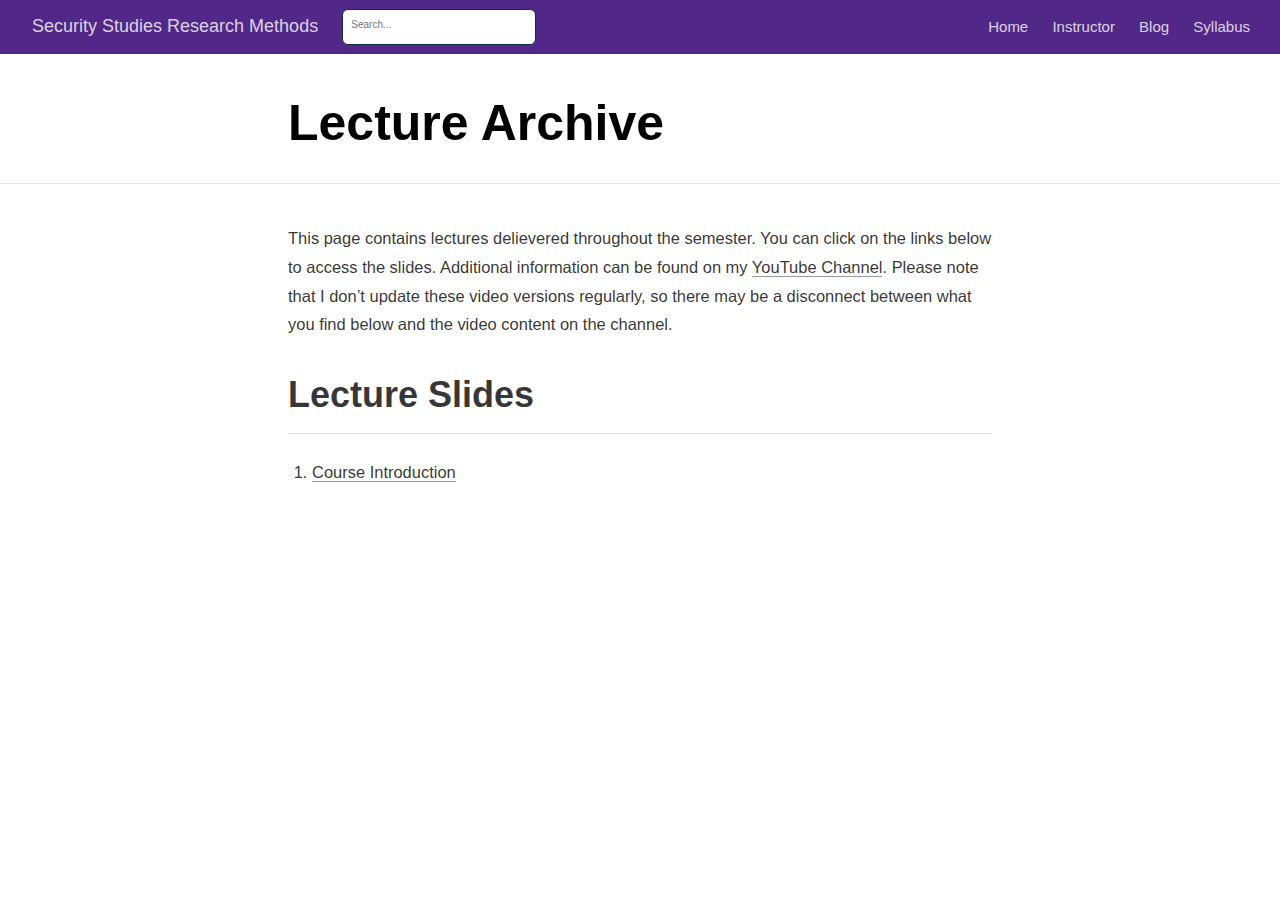
<file: docs/lectures.html>
<!DOCTYPE html>

<html xmlns="http://www.w3.org/1999/xhtml" lang="" xml:lang="">

<head>
  <meta charset="utf-8"/>
  <meta name="viewport" content="width=device-width, initial-scale=1"/>
  <meta http-equiv="X-UA-Compatible" content="IE=Edge,chrome=1"/>
  <meta name="generator" content="distill" />

  <style type="text/css">
  /* Hide doc at startup (prevent jankiness while JS renders/transforms) */
  body {
    visibility: hidden;
  }
  </style>

 <!--radix_placeholder_import_source-->
 <!--/radix_placeholder_import_source-->

<style type="text/css">code{white-space: pre;}</style>
<style type="text/css" data-origin="pandoc">
pre > code.sourceCode { white-space: pre; position: relative; }
pre > code.sourceCode > span { display: inline-block; line-height: 1.25; }
pre > code.sourceCode > span:empty { height: 1.2em; }
.sourceCode { overflow: visible; }
code.sourceCode > span { color: inherit; text-decoration: inherit; }
div.sourceCode { margin: 1em 0; }
pre.sourceCode { margin: 0; }
@media screen {
div.sourceCode { overflow: auto; }
}
@media print {
pre > code.sourceCode { white-space: pre-wrap; }
pre > code.sourceCode > span { text-indent: -5em; padding-left: 5em; }
}
pre.numberSource code
  { counter-reset: source-line 0; }
pre.numberSource code > span
  { position: relative; left: -4em; counter-increment: source-line; }
pre.numberSource code > span > a:first-child::before
  { content: counter(source-line);
    position: relative; left: -1em; text-align: right; vertical-align: baseline;
    border: none; display: inline-block;
    -webkit-touch-callout: none; -webkit-user-select: none;
    -khtml-user-select: none; -moz-user-select: none;
    -ms-user-select: none; user-select: none;
    padding: 0 4px; width: 4em;
    color: #aaaaaa;
  }
pre.numberSource { margin-left: 3em; border-left: 1px solid #aaaaaa;  padding-left: 4px; }
div.sourceCode
  {   }
@media screen {
pre > code.sourceCode > span > a:first-child::before { text-decoration: underline; }
}
code span.al { color: #ad0000; } /* Alert */
code span.an { color: #5e5e5e; } /* Annotation */
code span.at { color: #20794d; } /* Attribute */
code span.bn { color: #ad0000; } /* BaseN */
code span.bu { } /* BuiltIn */
code span.cf { color: #007ba5; } /* ControlFlow */
code span.ch { color: #20794d; } /* Char */
code span.cn { color: #8f5902; } /* Constant */
code span.co { color: #5e5e5e; } /* Comment */
code span.cv { color: #5e5e5e; font-style: italic; } /* CommentVar */
code span.do { color: #5e5e5e; font-style: italic; } /* Documentation */
code span.dt { color: #ad0000; } /* DataType */
code span.dv { color: #ad0000; } /* DecVal */
code span.er { color: #ad0000; } /* Error */
code span.ex { } /* Extension */
code span.fl { color: #ad0000; } /* Float */
code span.fu { color: #4758ab; } /* Function */
code span.im { } /* Import */
code span.in { color: #5e5e5e; } /* Information */
code span.kw { color: #007ba5; } /* Keyword */
code span.op { color: #5e5e5e; } /* Operator */
code span.ot { color: #007ba5; } /* Other */
code span.pp { color: #ad0000; } /* Preprocessor */
code span.sc { color: #20794d; } /* SpecialChar */
code span.ss { color: #20794d; } /* SpecialString */
code span.st { color: #20794d; } /* String */
code span.va { color: #111111; } /* Variable */
code span.vs { color: #20794d; } /* VerbatimString */
code span.wa { color: #5e5e5e; font-style: italic; } /* Warning */
</style>

  <!--radix_placeholder_meta_tags-->
  <title>Security Studies Research Methods: Lecture Archive</title>




  <!--  https://developers.facebook.com/docs/sharing/webmasters#markup -->
  <meta property="og:title" content="Security Studies Research Methods: Lecture Archive"/>
  <meta property="og:type" content="article"/>
  <meta property="og:locale" content="en_US"/>
  <meta property="og:site_name" content="Security Studies Research Methods"/>

  <!--  https://dev.twitter.com/cards/types/summary -->
  <meta property="twitter:card" content="summary"/>
  <meta property="twitter:title" content="Security Studies Research Methods: Lecture Archive"/>

  <!--/radix_placeholder_meta_tags-->
  <!--radix_placeholder_rmarkdown_metadata-->

  <script type="text/json" id="radix-rmarkdown-metadata">
  {"type":"list","attributes":{"names":{"type":"character","attributes":{},"value":["title","output"]}},"value":[{"type":"character","attributes":{},"value":["Lecture Archive"]},{"type":"character","attributes":{},"value":["distill::distill_article"]}]}
  </script>
  <!--/radix_placeholder_rmarkdown_metadata-->
  <!--radix_placeholder_navigation_in_header-->
  <meta name="distill:offset" content=""/>

  <script type="application/javascript">

    window.headroom_prevent_pin = false;

    window.document.addEventListener("DOMContentLoaded", function (event) {

      // initialize headroom for banner
      var header = $('header').get(0);
      var headerHeight = header.offsetHeight;
      var headroom = new Headroom(header, {
        tolerance: 5,
        onPin : function() {
          if (window.headroom_prevent_pin) {
            window.headroom_prevent_pin = false;
            headroom.unpin();
          }
        }
      });
      headroom.init();
      if(window.location.hash)
        headroom.unpin();
      $(header).addClass('headroom--transition');

      // offset scroll location for banner on hash change
      // (see: https://github.com/WickyNilliams/headroom.js/issues/38)
      window.addEventListener("hashchange", function(event) {
        window.scrollTo(0, window.pageYOffset - (headerHeight + 25));
      });

      // responsive menu
      $('.distill-site-header').each(function(i, val) {
        var topnav = $(this);
        var toggle = topnav.find('.nav-toggle');
        toggle.on('click', function() {
          topnav.toggleClass('responsive');
        });
      });

      // nav dropdowns
      $('.nav-dropbtn').click(function(e) {
        $(this).next('.nav-dropdown-content').toggleClass('nav-dropdown-active');
        $(this).parent().siblings('.nav-dropdown')
           .children('.nav-dropdown-content').removeClass('nav-dropdown-active');
      });
      $("body").click(function(e){
        $('.nav-dropdown-content').removeClass('nav-dropdown-active');
      });
      $(".nav-dropdown").click(function(e){
        e.stopPropagation();
      });
    });
  </script>

  <style type="text/css">

  /* Theme (user-documented overrideables for nav appearance) */

  .distill-site-nav {
    color: rgba(255, 255, 255, 0.8);
    background-color: #0F2E3D;
    font-size: 15px;
    font-weight: 300;
  }

  .distill-site-nav a {
    color: inherit;
    text-decoration: none;
  }

  .distill-site-nav a:hover {
    color: white;
  }

  @media print {
    .distill-site-nav {
      display: none;
    }
  }

  .distill-site-header {

  }

  .distill-site-footer {

  }


  /* Site Header */

  .distill-site-header {
    width: 100%;
    box-sizing: border-box;
    z-index: 3;
  }

  .distill-site-header .nav-left {
    display: inline-block;
    margin-left: 8px;
  }

  @media screen and (max-width: 768px) {
    .distill-site-header .nav-left {
      margin-left: 0;
    }
  }


  .distill-site-header .nav-right {
    float: right;
    margin-right: 8px;
  }

  .distill-site-header a,
  .distill-site-header .title {
    display: inline-block;
    text-align: center;
    padding: 14px 10px 14px 10px;
  }

  .distill-site-header .title {
    font-size: 18px;
    min-width: 150px;
  }

  .distill-site-header .logo {
    padding: 0;
  }

  .distill-site-header .logo img {
    display: none;
    max-height: 20px;
    width: auto;
    margin-bottom: -4px;
  }

  .distill-site-header .nav-image img {
    max-height: 18px;
    width: auto;
    display: inline-block;
    margin-bottom: -3px;
  }



  @media screen and (min-width: 1000px) {
    .distill-site-header .logo img {
      display: inline-block;
    }
    .distill-site-header .nav-left {
      margin-left: 20px;
    }
    .distill-site-header .nav-right {
      margin-right: 20px;
    }
    .distill-site-header .title {
      padding-left: 12px;
    }
  }


  .distill-site-header .nav-toggle {
    display: none;
  }

  .nav-dropdown {
    display: inline-block;
    position: relative;
  }

  .nav-dropdown .nav-dropbtn {
    border: none;
    outline: none;
    color: rgba(255, 255, 255, 0.8);
    padding: 16px 10px;
    background-color: transparent;
    font-family: inherit;
    font-size: inherit;
    font-weight: inherit;
    margin: 0;
    margin-top: 1px;
    z-index: 2;
  }

  .nav-dropdown-content {
    display: none;
    position: absolute;
    background-color: white;
    min-width: 200px;
    border: 1px solid rgba(0,0,0,0.15);
    border-radius: 4px;
    box-shadow: 0px 8px 16px 0px rgba(0,0,0,0.1);
    z-index: 1;
    margin-top: 2px;
    white-space: nowrap;
    padding-top: 4px;
    padding-bottom: 4px;
  }

  .nav-dropdown-content hr {
    margin-top: 4px;
    margin-bottom: 4px;
    border: none;
    border-bottom: 1px solid rgba(0, 0, 0, 0.1);
  }

  .nav-dropdown-active {
    display: block;
  }

  .nav-dropdown-content a, .nav-dropdown-content .nav-dropdown-header {
    color: black;
    padding: 6px 24px;
    text-decoration: none;
    display: block;
    text-align: left;
  }

  .nav-dropdown-content .nav-dropdown-header {
    display: block;
    padding: 5px 24px;
    padding-bottom: 0;
    text-transform: uppercase;
    font-size: 14px;
    color: #999999;
    white-space: nowrap;
  }

  .nav-dropdown:hover .nav-dropbtn {
    color: white;
  }

  .nav-dropdown-content a:hover {
    background-color: #ddd;
    color: black;
  }

  .nav-right .nav-dropdown-content {
    margin-left: -45%;
    right: 0;
  }

  @media screen and (max-width: 768px) {
    .distill-site-header a, .distill-site-header .nav-dropdown  {display: none;}
    .distill-site-header a.nav-toggle {
      float: right;
      display: block;
    }
    .distill-site-header .title {
      margin-left: 0;
    }
    .distill-site-header .nav-right {
      margin-right: 0;
    }
    .distill-site-header {
      overflow: hidden;
    }
    .nav-right .nav-dropdown-content {
      margin-left: 0;
    }
  }


  @media screen and (max-width: 768px) {
    .distill-site-header.responsive {position: relative; min-height: 500px; }
    .distill-site-header.responsive a.nav-toggle {
      position: absolute;
      right: 0;
      top: 0;
    }
    .distill-site-header.responsive a,
    .distill-site-header.responsive .nav-dropdown {
      display: block;
      text-align: left;
    }
    .distill-site-header.responsive .nav-left,
    .distill-site-header.responsive .nav-right {
      width: 100%;
    }
    .distill-site-header.responsive .nav-dropdown {float: none;}
    .distill-site-header.responsive .nav-dropdown-content {position: relative;}
    .distill-site-header.responsive .nav-dropdown .nav-dropbtn {
      display: block;
      width: 100%;
      text-align: left;
    }
  }

  /* Site Footer */

  .distill-site-footer {
    width: 100%;
    overflow: hidden;
    box-sizing: border-box;
    z-index: 3;
    margin-top: 30px;
    padding-top: 30px;
    padding-bottom: 30px;
    text-align: center;
  }

  /* Headroom */

  d-title {
    padding-top: 6rem;
  }

  @media print {
    d-title {
      padding-top: 4rem;
    }
  }

  .headroom {
    z-index: 1000;
    position: fixed;
    top: 0;
    left: 0;
    right: 0;
  }

  .headroom--transition {
    transition: all .4s ease-in-out;
  }

  .headroom--unpinned {
    top: -100px;
  }

  .headroom--pinned {
    top: 0;
  }

  /* adjust viewport for navbar height */
  /* helps vertically center bootstrap (non-distill) content */
  .min-vh-100 {
    min-height: calc(100vh - 100px) !important;
  }

  </style>

  <script src="site_libs/jquery-1.11.3/jquery.min.js"></script>
  <link href="site_libs/font-awesome-5.1.0/css/all.css" rel="stylesheet"/>
  <link href="site_libs/font-awesome-5.1.0/css/v4-shims.css" rel="stylesheet"/>
  <script src="site_libs/headroom-0.9.4/headroom.min.js"></script>
  <script src="site_libs/autocomplete-0.37.1/autocomplete.min.js"></script>
  <script src="site_libs/fuse-6.4.1/fuse.min.js"></script>

  <script type="application/javascript">

  function getMeta(metaName) {
    var metas = document.getElementsByTagName('meta');
    for (let i = 0; i < metas.length; i++) {
      if (metas[i].getAttribute('name') === metaName) {
        return metas[i].getAttribute('content');
      }
    }
    return '';
  }

  function offsetURL(url) {
    var offset = getMeta('distill:offset');
    return offset ? offset + '/' + url : url;
  }

  function createFuseIndex() {

    // create fuse index
    var options = {
      keys: [
        { name: 'title', weight: 20 },
        { name: 'categories', weight: 15 },
        { name: 'description', weight: 10 },
        { name: 'contents', weight: 5 },
      ],
      ignoreLocation: true,
      threshold: 0
    };
    var fuse = new window.Fuse([], options);

    // fetch the main search.json
    return fetch(offsetURL('search.json'))
      .then(function(response) {
        if (response.status == 200) {
          return response.json().then(function(json) {
            // index main articles
            json.articles.forEach(function(article) {
              fuse.add(article);
            });
            // download collections and index their articles
            return Promise.all(json.collections.map(function(collection) {
              return fetch(offsetURL(collection)).then(function(response) {
                if (response.status === 200) {
                  return response.json().then(function(articles) {
                    articles.forEach(function(article) {
                      fuse.add(article);
                    });
                  })
                } else {
                  return Promise.reject(
                    new Error('Unexpected status from search index request: ' +
                              response.status)
                  );
                }
              });
            })).then(function() {
              return fuse;
            });
          });

        } else {
          return Promise.reject(
            new Error('Unexpected status from search index request: ' +
                        response.status)
          );
        }
      });
  }

  window.document.addEventListener("DOMContentLoaded", function (event) {

    // get search element (bail if we don't have one)
    var searchEl = window.document.getElementById('distill-search');
    if (!searchEl)
      return;

    createFuseIndex()
      .then(function(fuse) {

        // make search box visible
        searchEl.classList.remove('hidden');

        // initialize autocomplete
        var options = {
          autoselect: true,
          hint: false,
          minLength: 2,
        };
        window.autocomplete(searchEl, options, [{
          source: function(query, callback) {
            const searchOptions = {
              isCaseSensitive: false,
              shouldSort: true,
              minMatchCharLength: 2,
              limit: 10,
            };
            var results = fuse.search(query, searchOptions);
            callback(results
              .map(function(result) { return result.item; })
            );
          },
          templates: {
            suggestion: function(suggestion) {
              var img = suggestion.preview && Object.keys(suggestion.preview).length > 0
                ? `<img src="${offsetURL(suggestion.preview)}"</img>`
                : '';
              var html = `
                <div class="search-item">
                  <h3>${suggestion.title}</h3>
                  <div class="search-item-description">
                    ${suggestion.description || ''}
                  </div>
                  <div class="search-item-preview">
                    ${img}
                  </div>
                </div>
              `;
              return html;
            }
          }
        }]).on('autocomplete:selected', function(event, suggestion) {
          window.location.href = offsetURL(suggestion.path);
        });
        // remove inline display style on autocompleter (we want to
        // manage responsive display via css)
        $('.algolia-autocomplete').css("display", "");
      })
      .catch(function(error) {
        console.log(error);
      });

  });

  </script>

  <style type="text/css">

  .nav-search {
    font-size: x-small;
  }

  /* Algolioa Autocomplete */

  .algolia-autocomplete {
    display: inline-block;
    margin-left: 10px;
    vertical-align: sub;
    background-color: white;
    color: black;
    padding: 6px;
    padding-top: 8px;
    padding-bottom: 0;
    border-radius: 6px;
    border: 1px #0F2E3D solid;
    width: 180px;
  }


  @media screen and (max-width: 768px) {
    .distill-site-nav .algolia-autocomplete {
      display: none;
      visibility: hidden;
    }
    .distill-site-nav.responsive .algolia-autocomplete {
      display: inline-block;
      visibility: visible;
    }
    .distill-site-nav.responsive .algolia-autocomplete .aa-dropdown-menu {
      margin-left: 0;
      width: 400px;
      max-height: 400px;
    }
  }

  .algolia-autocomplete .aa-input, .algolia-autocomplete .aa-hint {
    width: 90%;
    outline: none;
    border: none;
  }

  .algolia-autocomplete .aa-hint {
    color: #999;
  }
  .algolia-autocomplete .aa-dropdown-menu {
    width: 550px;
    max-height: 70vh;
    overflow-x: visible;
    overflow-y: scroll;
    padding: 5px;
    margin-top: 3px;
    margin-left: -150px;
    background-color: #fff;
    border-radius: 5px;
    border: 1px solid #999;
    border-top: none;
  }

  .algolia-autocomplete .aa-dropdown-menu .aa-suggestion {
    cursor: pointer;
    padding: 5px 4px;
    border-bottom: 1px solid #eee;
  }

  .algolia-autocomplete .aa-dropdown-menu .aa-suggestion:last-of-type {
    border-bottom: none;
    margin-bottom: 2px;
  }

  .algolia-autocomplete .aa-dropdown-menu .aa-suggestion .search-item {
    overflow: hidden;
    font-size: 0.8em;
    line-height: 1.4em;
  }

  .algolia-autocomplete .aa-dropdown-menu .aa-suggestion .search-item h3 {
    font-size: 1rem;
    margin-block-start: 0;
    margin-block-end: 5px;
  }

  .algolia-autocomplete .aa-dropdown-menu .aa-suggestion .search-item-description {
    display: inline-block;
    overflow: hidden;
    height: 2.8em;
    width: 80%;
    margin-right: 4%;
  }

  .algolia-autocomplete .aa-dropdown-menu .aa-suggestion .search-item-preview {
    display: inline-block;
    width: 15%;
  }

  .algolia-autocomplete .aa-dropdown-menu .aa-suggestion .search-item-preview img {
    height: 3em;
    width: auto;
    display: none;
  }

  .algolia-autocomplete .aa-dropdown-menu .aa-suggestion .search-item-preview img[src] {
    display: initial;
  }

  .algolia-autocomplete .aa-dropdown-menu .aa-suggestion.aa-cursor {
    background-color: #eee;
  }
  .algolia-autocomplete .aa-dropdown-menu .aa-suggestion em {
    font-weight: bold;
    font-style: normal;
  }

  </style>


  <!--/radix_placeholder_navigation_in_header-->
  <!--radix_placeholder_distill-->

  <style type="text/css">

  body {
    background-color: white;
  }

  .pandoc-table {
    width: 100%;
  }

  .pandoc-table>caption {
    margin-bottom: 10px;
  }

  .pandoc-table th:not([align]) {
    text-align: left;
  }

  .pagedtable-footer {
    font-size: 15px;
  }

  d-byline .byline {
    grid-template-columns: 2fr 2fr;
  }

  d-byline .byline h3 {
    margin-block-start: 1.5em;
  }

  d-byline .byline .authors-affiliations h3 {
    margin-block-start: 0.5em;
  }

  .authors-affiliations .orcid-id {
    width: 16px;
    height:16px;
    margin-left: 4px;
    margin-right: 4px;
    vertical-align: middle;
    padding-bottom: 2px;
  }

  d-title .dt-tags {
    margin-top: 1em;
    grid-column: text;
  }

  .dt-tags .dt-tag {
    text-decoration: none;
    display: inline-block;
    color: rgba(0,0,0,0.6);
    padding: 0em 0.4em;
    margin-right: 0.5em;
    margin-bottom: 0.4em;
    font-size: 70%;
    border: 1px solid rgba(0,0,0,0.2);
    border-radius: 3px;
    text-transform: uppercase;
    font-weight: 500;
  }

  d-article table.gt_table td,
  d-article table.gt_table th {
    border-bottom: none;
  }

  .html-widget {
    margin-bottom: 2.0em;
  }

  .l-screen-inset {
    padding-right: 16px;
  }

  .l-screen .caption {
    margin-left: 10px;
  }

  .shaded {
    background: rgb(247, 247, 247);
    padding-top: 20px;
    padding-bottom: 20px;
    border-top: 1px solid rgba(0, 0, 0, 0.1);
    border-bottom: 1px solid rgba(0, 0, 0, 0.1);
  }

  .shaded .html-widget {
    margin-bottom: 0;
    border: 1px solid rgba(0, 0, 0, 0.1);
  }

  .shaded .shaded-content {
    background: white;
  }

  .text-output {
    margin-top: 0;
    line-height: 1.5em;
  }

  .hidden {
    display: none !important;
  }

  d-article {
    padding-top: 2.5rem;
    padding-bottom: 30px;
  }

  d-appendix {
    padding-top: 30px;
  }

  d-article>p>img {
    width: 100%;
  }

  d-article h2 {
    margin: 1rem 0 1.5rem 0;
  }

  d-article h3 {
    margin-top: 1.5rem;
  }

  d-article iframe {
    border: 1px solid rgba(0, 0, 0, 0.1);
    margin-bottom: 2.0em;
    width: 100%;
  }

  /* Tweak code blocks */

  d-article div.sourceCode code,
  d-article pre code {
    font-family: Consolas, Monaco, 'Andale Mono', 'Ubuntu Mono', monospace;
  }

  d-article pre,
  d-article div.sourceCode,
  d-article div.sourceCode pre {
    overflow: auto;
  }

  d-article div.sourceCode {
    background-color: white;
  }

  d-article div.sourceCode pre {
    padding-left: 10px;
    font-size: 12px;
    border-left: 2px solid rgba(0,0,0,0.1);
  }

  d-article pre {
    font-size: 12px;
    color: black;
    background: none;
    margin-top: 0;
    text-align: left;
    white-space: pre;
    word-spacing: normal;
    word-break: normal;
    word-wrap: normal;
    line-height: 1.5;

    -moz-tab-size: 4;
    -o-tab-size: 4;
    tab-size: 4;

    -webkit-hyphens: none;
    -moz-hyphens: none;
    -ms-hyphens: none;
    hyphens: none;
  }

  d-article pre a {
    border-bottom: none;
  }

  d-article pre a:hover {
    border-bottom: none;
    text-decoration: underline;
  }

  d-article details {
    grid-column: text;
    margin-bottom: 0.8em;
  }

  @media(min-width: 768px) {

  d-article pre,
  d-article div.sourceCode,
  d-article div.sourceCode pre {
    overflow: visible !important;
  }

  d-article div.sourceCode pre {
    padding-left: 18px;
    font-size: 14px;
  }

  d-article pre {
    font-size: 14px;
  }

  }

  figure img.external {
    background: white;
    border: 1px solid rgba(0, 0, 0, 0.1);
    box-shadow: 0 1px 8px rgba(0, 0, 0, 0.1);
    padding: 18px;
    box-sizing: border-box;
  }

  /* CSS for d-contents */

  .d-contents {
    grid-column: text;
    color: rgba(0,0,0,0.8);
    font-size: 0.9em;
    padding-bottom: 1em;
    margin-bottom: 1em;
    padding-bottom: 0.5em;
    margin-bottom: 1em;
    padding-left: 0.25em;
    justify-self: start;
  }

  @media(min-width: 1000px) {
    .d-contents.d-contents-float {
      height: 0;
      grid-column-start: 1;
      grid-column-end: 4;
      justify-self: center;
      padding-right: 3em;
      padding-left: 2em;
    }
  }

  .d-contents nav h3 {
    font-size: 18px;
    margin-top: 0;
    margin-bottom: 1em;
  }

  .d-contents li {
    list-style-type: none
  }

  .d-contents nav > ul {
    padding-left: 0;
  }

  .d-contents ul {
    padding-left: 1em
  }

  .d-contents nav ul li {
    margin-top: 0.6em;
    margin-bottom: 0.2em;
  }

  .d-contents nav a {
    font-size: 13px;
    border-bottom: none;
    text-decoration: none
    color: rgba(0, 0, 0, 0.8);
  }

  .d-contents nav a:hover {
    text-decoration: underline solid rgba(0, 0, 0, 0.6)
  }

  .d-contents nav > ul > li > a {
    font-weight: 600;
  }

  .d-contents nav > ul > li > ul {
    font-weight: inherit;
  }

  .d-contents nav > ul > li > ul > li {
    margin-top: 0.2em;
  }


  .d-contents nav ul {
    margin-top: 0;
    margin-bottom: 0.25em;
  }

  .d-article-with-toc h2:nth-child(2) {
    margin-top: 0;
  }


  /* Figure */

  .figure {
    position: relative;
    margin-bottom: 2.5em;
    margin-top: 1.5em;
  }

  .figure img {
    width: 100%;
  }

  .figure .caption {
    color: rgba(0, 0, 0, 0.6);
    font-size: 12px;
    line-height: 1.5em;
  }

  .figure img.external {
    background: white;
    border: 1px solid rgba(0, 0, 0, 0.1);
    box-shadow: 0 1px 8px rgba(0, 0, 0, 0.1);
    padding: 18px;
    box-sizing: border-box;
  }

  .figure .caption a {
    color: rgba(0, 0, 0, 0.6);
  }

  .figure .caption b,
  .figure .caption strong, {
    font-weight: 600;
    color: rgba(0, 0, 0, 1.0);
  }

  /* Citations */

  d-article .citation {
    color: inherit;
    cursor: inherit;
  }

  div.hanging-indent{
    margin-left: 1em; text-indent: -1em;
  }

  /* Citation hover box */

  .tippy-box[data-theme~=light-border] {
    background-color: rgba(250, 250, 250, 0.95);
  }

  .tippy-content > p {
    margin-bottom: 0;
    padding: 2px;
  }


  /* Tweak 1000px media break to show more text */

  @media(min-width: 1000px) {
    .base-grid,
    distill-header,
    d-title,
    d-abstract,
    d-article,
    d-appendix,
    distill-appendix,
    d-byline,
    d-footnote-list,
    d-citation-list,
    distill-footer {
      grid-template-columns: [screen-start] 1fr [page-start kicker-start] 80px [middle-start] 50px [text-start kicker-end] 65px 65px 65px 65px 65px 65px 65px 65px [text-end gutter-start] 65px [middle-end] 65px [page-end gutter-end] 1fr [screen-end];
      grid-column-gap: 16px;
    }

    .grid {
      grid-column-gap: 16px;
    }

    d-article {
      font-size: 1.06rem;
      line-height: 1.7em;
    }
    figure .caption, .figure .caption, figure figcaption {
      font-size: 13px;
    }
  }

  @media(min-width: 1180px) {
    .base-grid,
    distill-header,
    d-title,
    d-abstract,
    d-article,
    d-appendix,
    distill-appendix,
    d-byline,
    d-footnote-list,
    d-citation-list,
    distill-footer {
      grid-template-columns: [screen-start] 1fr [page-start kicker-start] 60px [middle-start] 60px [text-start kicker-end] 60px 60px 60px 60px 60px 60px 60px 60px [text-end gutter-start] 60px [middle-end] 60px [page-end gutter-end] 1fr [screen-end];
      grid-column-gap: 32px;
    }

    .grid {
      grid-column-gap: 32px;
    }
  }


  /* Get the citation styles for the appendix (not auto-injected on render since
     we do our own rendering of the citation appendix) */

  d-appendix .citation-appendix,
  .d-appendix .citation-appendix {
    font-size: 11px;
    line-height: 15px;
    border-left: 1px solid rgba(0, 0, 0, 0.1);
    padding-left: 18px;
    border: 1px solid rgba(0,0,0,0.1);
    background: rgba(0, 0, 0, 0.02);
    padding: 10px 18px;
    border-radius: 3px;
    color: rgba(150, 150, 150, 1);
    overflow: hidden;
    margin-top: -12px;
    white-space: pre-wrap;
    word-wrap: break-word;
  }

  /* Include appendix styles here so they can be overridden */

  d-appendix {
    contain: layout style;
    font-size: 0.8em;
    line-height: 1.7em;
    margin-top: 60px;
    margin-bottom: 0;
    border-top: 1px solid rgba(0, 0, 0, 0.1);
    color: rgba(0,0,0,0.5);
    padding-top: 60px;
    padding-bottom: 48px;
  }

  d-appendix h3 {
    grid-column: page-start / text-start;
    font-size: 15px;
    font-weight: 500;
    margin-top: 1em;
    margin-bottom: 0;
    color: rgba(0,0,0,0.65);
  }

  d-appendix h3 + * {
    margin-top: 1em;
  }

  d-appendix ol {
    padding: 0 0 0 15px;
  }

  @media (min-width: 768px) {
    d-appendix ol {
      padding: 0 0 0 30px;
      margin-left: -30px;
    }
  }

  d-appendix li {
    margin-bottom: 1em;
  }

  d-appendix a {
    color: rgba(0, 0, 0, 0.6);
  }

  d-appendix > * {
    grid-column: text;
  }

  d-appendix > d-footnote-list,
  d-appendix > d-citation-list,
  d-appendix > distill-appendix {
    grid-column: screen;
  }

  /* Include footnote styles here so they can be overridden */

  d-footnote-list {
    contain: layout style;
  }

  d-footnote-list > * {
    grid-column: text;
  }

  d-footnote-list a.footnote-backlink {
    color: rgba(0,0,0,0.3);
    padding-left: 0.5em;
  }



  /* Anchor.js */

  .anchorjs-link {
    /*transition: all .25s linear; */
    text-decoration: none;
    border-bottom: none;
  }
  *:hover > .anchorjs-link {
    margin-left: -1.125em !important;
    text-decoration: none;
    border-bottom: none;
  }

  /* Social footer */

  .social_footer {
    margin-top: 30px;
    margin-bottom: 0;
    color: rgba(0,0,0,0.67);
  }

  .disqus-comments {
    margin-right: 30px;
  }

  .disqus-comment-count {
    border-bottom: 1px solid rgba(0, 0, 0, 0.4);
    cursor: pointer;
  }

  #disqus_thread {
    margin-top: 30px;
  }

  .article-sharing a {
    border-bottom: none;
    margin-right: 8px;
  }

  .article-sharing a:hover {
    border-bottom: none;
  }

  .sidebar-section.subscribe {
    font-size: 12px;
    line-height: 1.6em;
  }

  .subscribe p {
    margin-bottom: 0.5em;
  }


  .article-footer .subscribe {
    font-size: 15px;
    margin-top: 45px;
  }


  .sidebar-section.custom {
    font-size: 12px;
    line-height: 1.6em;
  }

  .custom p {
    margin-bottom: 0.5em;
  }

  /* Styles for listing layout (hide title) */
  .layout-listing d-title, .layout-listing .d-title {
    display: none;
  }

  /* Styles for posts lists (not auto-injected) */


  .posts-with-sidebar {
    padding-left: 45px;
    padding-right: 45px;
  }

  .posts-list .description h2,
  .posts-list .description p {
    font-family: -apple-system, BlinkMacSystemFont, "Segoe UI", Roboto, Oxygen, Ubuntu, Cantarell, "Fira Sans", "Droid Sans", "Helvetica Neue", Arial, sans-serif;
  }

  .posts-list .description h2 {
    font-weight: 700;
    border-bottom: none;
    padding-bottom: 0;
  }

  .posts-list h2.post-tag {
    border-bottom: 1px solid rgba(0, 0, 0, 0.2);
    padding-bottom: 12px;
  }
  .posts-list {
    margin-top: 60px;
    margin-bottom: 24px;
  }

  .posts-list .post-preview {
    text-decoration: none;
    overflow: hidden;
    display: block;
    border-bottom: 1px solid rgba(0, 0, 0, 0.1);
    padding: 24px 0;
  }

  .post-preview-last {
    border-bottom: none !important;
  }

  .posts-list .posts-list-caption {
    grid-column: screen;
    font-weight: 400;
  }

  .posts-list .post-preview h2 {
    margin: 0 0 6px 0;
    line-height: 1.2em;
    font-style: normal;
    font-size: 24px;
  }

  .posts-list .post-preview p {
    margin: 0 0 12px 0;
    line-height: 1.4em;
    font-size: 16px;
  }

  .posts-list .post-preview .thumbnail {
    box-sizing: border-box;
    margin-bottom: 24px;
    position: relative;
    max-width: 500px;
  }
  .posts-list .post-preview img {
    width: 100%;
    display: block;
  }

  .posts-list .metadata {
    font-size: 12px;
    line-height: 1.4em;
    margin-bottom: 18px;
  }

  .posts-list .metadata > * {
    display: inline-block;
  }

  .posts-list .metadata .publishedDate {
    margin-right: 2em;
  }

  .posts-list .metadata .dt-authors {
    display: block;
    margin-top: 0.3em;
    margin-right: 2em;
  }

  .posts-list .dt-tags {
    display: block;
    line-height: 1em;
  }

  .posts-list .dt-tags .dt-tag {
    display: inline-block;
    color: rgba(0,0,0,0.6);
    padding: 0.3em 0.4em;
    margin-right: 0.2em;
    margin-bottom: 0.4em;
    font-size: 60%;
    border: 1px solid rgba(0,0,0,0.2);
    border-radius: 3px;
    text-transform: uppercase;
    font-weight: 500;
  }

  .posts-list img {
    opacity: 1;
  }

  .posts-list img[data-src] {
    opacity: 0;
  }

  .posts-more {
    clear: both;
  }


  .posts-sidebar {
    font-size: 16px;
  }

  .posts-sidebar h3 {
    font-size: 16px;
    margin-top: 0;
    margin-bottom: 0.5em;
    font-weight: 400;
    text-transform: uppercase;
  }

  .sidebar-section {
    margin-bottom: 30px;
  }

  .categories ul {
    list-style-type: none;
    margin: 0;
    padding: 0;
  }

  .categories li {
    color: rgba(0, 0, 0, 0.8);
    margin-bottom: 0;
  }

  .categories li>a {
    border-bottom: none;
  }

  .categories li>a:hover {
    border-bottom: 1px solid rgba(0, 0, 0, 0.4);
  }

  .categories .active {
    font-weight: 600;
  }

  .categories .category-count {
    color: rgba(0, 0, 0, 0.4);
  }


  @media(min-width: 768px) {
    .posts-list .post-preview h2 {
      font-size: 26px;
    }
    .posts-list .post-preview .thumbnail {
      float: right;
      width: 30%;
      margin-bottom: 0;
    }
    .posts-list .post-preview .description {
      float: left;
      width: 45%;
    }
    .posts-list .post-preview .metadata {
      float: left;
      width: 20%;
      margin-top: 8px;
    }
    .posts-list .post-preview p {
      margin: 0 0 12px 0;
      line-height: 1.5em;
      font-size: 16px;
    }
    .posts-with-sidebar .posts-list {
      float: left;
      width: 75%;
    }
    .posts-with-sidebar .posts-sidebar {
      float: right;
      width: 20%;
      margin-top: 60px;
      padding-top: 24px;
      padding-bottom: 24px;
    }
  }


  /* Improve display for browsers without grid (IE/Edge <= 15) */

  .downlevel {
    line-height: 1.6em;
    font-family: -apple-system, BlinkMacSystemFont, "Segoe UI", Roboto, Oxygen, Ubuntu, Cantarell, "Fira Sans", "Droid Sans", "Helvetica Neue", Arial, sans-serif;
    margin: 0;
  }

  .downlevel .d-title {
    padding-top: 6rem;
    padding-bottom: 1.5rem;
  }

  .downlevel .d-title h1 {
    font-size: 50px;
    font-weight: 700;
    line-height: 1.1em;
    margin: 0 0 0.5rem;
  }

  .downlevel .d-title p {
    font-weight: 300;
    font-size: 1.2rem;
    line-height: 1.55em;
    margin-top: 0;
  }

  .downlevel .d-byline {
    padding-top: 0.8em;
    padding-bottom: 0.8em;
    font-size: 0.8rem;
    line-height: 1.8em;
  }

  .downlevel .section-separator {
    border: none;
    border-top: 1px solid rgba(0, 0, 0, 0.1);
  }

  .downlevel .d-article {
    font-size: 1.06rem;
    line-height: 1.7em;
    padding-top: 1rem;
    padding-bottom: 2rem;
  }


  .downlevel .d-appendix {
    padding-left: 0;
    padding-right: 0;
    max-width: none;
    font-size: 0.8em;
    line-height: 1.7em;
    margin-bottom: 0;
    color: rgba(0,0,0,0.5);
    padding-top: 40px;
    padding-bottom: 48px;
  }

  .downlevel .footnotes ol {
    padding-left: 13px;
  }

  .downlevel .base-grid,
  .downlevel .distill-header,
  .downlevel .d-title,
  .downlevel .d-abstract,
  .downlevel .d-article,
  .downlevel .d-appendix,
  .downlevel .distill-appendix,
  .downlevel .d-byline,
  .downlevel .d-footnote-list,
  .downlevel .d-citation-list,
  .downlevel .distill-footer,
  .downlevel .appendix-bottom,
  .downlevel .posts-container {
    padding-left: 40px;
    padding-right: 40px;
  }

  @media(min-width: 768px) {
    .downlevel .base-grid,
    .downlevel .distill-header,
    .downlevel .d-title,
    .downlevel .d-abstract,
    .downlevel .d-article,
    .downlevel .d-appendix,
    .downlevel .distill-appendix,
    .downlevel .d-byline,
    .downlevel .d-footnote-list,
    .downlevel .d-citation-list,
    .downlevel .distill-footer,
    .downlevel .appendix-bottom,
    .downlevel .posts-container {
    padding-left: 150px;
    padding-right: 150px;
    max-width: 900px;
  }
  }

  .downlevel pre code {
    display: block;
    border-left: 2px solid rgba(0, 0, 0, .1);
    padding: 0 0 0 20px;
    font-size: 14px;
  }

  .downlevel code, .downlevel pre {
    color: black;
    background: none;
    font-family: Consolas, Monaco, 'Andale Mono', 'Ubuntu Mono', monospace;
    text-align: left;
    white-space: pre;
    word-spacing: normal;
    word-break: normal;
    word-wrap: normal;
    line-height: 1.5;

    -moz-tab-size: 4;
    -o-tab-size: 4;
    tab-size: 4;

    -webkit-hyphens: none;
    -moz-hyphens: none;
    -ms-hyphens: none;
    hyphens: none;
  }

  .downlevel .posts-list .post-preview {
    color: inherit;
  }



  </style>

  <script type="application/javascript">

  function is_downlevel_browser() {
    if (bowser.isUnsupportedBrowser({ msie: "12", msedge: "16"},
                                   window.navigator.userAgent)) {
      return true;
    } else {
      return window.load_distill_framework === undefined;
    }
  }

  // show body when load is complete
  function on_load_complete() {

    // add anchors
    if (window.anchors) {
      window.anchors.options.placement = 'left';
      window.anchors.add('d-article > h2, d-article > h3, d-article > h4, d-article > h5');
    }


    // set body to visible
    document.body.style.visibility = 'visible';

    // force redraw for leaflet widgets
    if (window.HTMLWidgets) {
      var maps = window.HTMLWidgets.findAll(".leaflet");
      $.each(maps, function(i, el) {
        var map = this.getMap();
        map.invalidateSize();
        map.eachLayer(function(layer) {
          if (layer instanceof L.TileLayer)
            layer.redraw();
        });
      });
    }

    // trigger 'shown' so htmlwidgets resize
    $('d-article').trigger('shown');
  }

  function init_distill() {

    init_common();

    // create front matter
    var front_matter = $('<d-front-matter></d-front-matter>');
    $('#distill-front-matter').wrap(front_matter);

    // create d-title
    $('.d-title').changeElementType('d-title');

    // create d-byline
    var byline = $('<d-byline></d-byline>');
    $('.d-byline').replaceWith(byline);

    // create d-article
    var article = $('<d-article></d-article>');
    $('.d-article').wrap(article).children().unwrap();

    // move posts container into article
    $('.posts-container').appendTo($('d-article'));

    // create d-appendix
    $('.d-appendix').changeElementType('d-appendix');

    // flag indicating that we have appendix items
    var appendix = $('.appendix-bottom').children('h3').length > 0;

    // replace footnotes with <d-footnote>
    $('.footnote-ref').each(function(i, val) {
      appendix = true;
      var href = $(this).attr('href');
      var id = href.replace('#', '');
      var fn = $('#' + id);
      var fn_p = $('#' + id + '>p');
      fn_p.find('.footnote-back').remove();
      var text = fn_p.html();
      var dtfn = $('<d-footnote></d-footnote>');
      dtfn.html(text);
      $(this).replaceWith(dtfn);
    });
    // remove footnotes
    $('.footnotes').remove();

    // move refs into #references-listing
    $('#references-listing').replaceWith($('#refs'));

    $('h1.appendix, h2.appendix').each(function(i, val) {
      $(this).changeElementType('h3');
    });
    $('h3.appendix').each(function(i, val) {
      var id = $(this).attr('id');
      $('.d-contents a[href="#' + id + '"]').parent().remove();
      appendix = true;
      $(this).nextUntil($('h1, h2, h3')).addBack().appendTo($('d-appendix'));
    });

    // show d-appendix if we have appendix content
    $("d-appendix").css('display', appendix ? 'grid' : 'none');

    // localize layout chunks to just output
    $('.layout-chunk').each(function(i, val) {

      // capture layout
      var layout = $(this).attr('data-layout');

      // apply layout to markdown level block elements
      var elements = $(this).children().not('details, div.sourceCode, pre, script');
      elements.each(function(i, el) {
        var layout_div = $('<div class="' + layout + '"></div>');
        if (layout_div.hasClass('shaded')) {
          var shaded_content = $('<div class="shaded-content"></div>');
          $(this).wrap(shaded_content);
          $(this).parent().wrap(layout_div);
        } else {
          $(this).wrap(layout_div);
        }
      });


      // unwrap the layout-chunk div
      $(this).children().unwrap();
    });

    // remove code block used to force  highlighting css
    $('.distill-force-highlighting-css').parent().remove();

    // remove empty line numbers inserted by pandoc when using a
    // custom syntax highlighting theme
    $('code.sourceCode a:empty').remove();

    // load distill framework
    load_distill_framework();

    // wait for window.distillRunlevel == 4 to do post processing
    function distill_post_process() {

      if (!window.distillRunlevel || window.distillRunlevel < 4)
        return;

      // hide author/affiliations entirely if we have no authors
      var front_matter = JSON.parse($("#distill-front-matter").html());
      var have_authors = front_matter.authors && front_matter.authors.length > 0;
      if (!have_authors)
        $('d-byline').addClass('hidden');

      // article with toc class
      $('.d-contents').parent().addClass('d-article-with-toc');

      // strip links that point to #
      $('.authors-affiliations').find('a[href="#"]').removeAttr('href');

      // add orcid ids
      $('.authors-affiliations').find('.author').each(function(i, el) {
        var orcid_id = front_matter.authors[i].orcidID;
        if (orcid_id) {
          var a = $('<a></a>');
          a.attr('href', 'https://orcid.org/' + orcid_id);
          var img = $('<img></img>');
          img.addClass('orcid-id');
          img.attr('alt', 'ORCID ID');
          img.attr('src','[data-uri]');
          a.append(img);
          $(this).append(a);
        }
      });

      // hide elements of author/affiliations grid that have no value
      function hide_byline_column(caption) {
        $('d-byline').find('h3:contains("' + caption + '")').parent().css('visibility', 'hidden');
      }

      // affiliations
      var have_affiliations = false;
      for (var i = 0; i<front_matter.authors.length; ++i) {
        var author = front_matter.authors[i];
        if (author.affiliation !== "&nbsp;") {
          have_affiliations = true;
          break;
        }
      }
      if (!have_affiliations)
        $('d-byline').find('h3:contains("Affiliations")').css('visibility', 'hidden');

      // published date
      if (!front_matter.publishedDate)
        hide_byline_column("Published");

      // document object identifier
      var doi = $('d-byline').find('h3:contains("DOI")');
      var doi_p = doi.next().empty();
      if (!front_matter.doi) {
        // if we have a citation and valid citationText then link to that
        if ($('#citation').length > 0 && front_matter.citationText) {
          doi.html('Citation');
          $('<a href="#citation"></a>')
            .text(front_matter.citationText)
            .appendTo(doi_p);
        } else {
          hide_byline_column("DOI");
        }
      } else {
        $('<a></a>')
           .attr('href', "https://doi.org/" + front_matter.doi)
           .html(front_matter.doi)
           .appendTo(doi_p);
      }

       // change plural form of authors/affiliations
      if (front_matter.authors.length === 1) {
        var grid = $('.authors-affiliations');
        grid.children('h3:contains("Authors")').text('Author');
        grid.children('h3:contains("Affiliations")').text('Affiliation');
      }

      // remove d-appendix and d-footnote-list local styles
      $('d-appendix > style:first-child').remove();
      $('d-footnote-list > style:first-child').remove();

      // move appendix-bottom entries to the bottom
      $('.appendix-bottom').appendTo('d-appendix').children().unwrap();
      $('.appendix-bottom').remove();

      // hoverable references
      $('span.citation[data-cites]').each(function() {
        var refHtml = $('#ref-' + $(this).attr('data-cites')).html();
        window.tippy(this, {
          allowHTML: true,
          content: refHtml,
          maxWidth: 500,
          interactive: true,
          interactiveBorder: 10,
          theme: 'light-border',
          placement: 'bottom-start'
        });
      });

      // clear polling timer
      clearInterval(tid);

      // show body now that everything is ready
      on_load_complete();
    }

    var tid = setInterval(distill_post_process, 50);
    distill_post_process();

  }

  function init_downlevel() {

    init_common();

     // insert hr after d-title
    $('.d-title').after($('<hr class="section-separator"/>'));

    // check if we have authors
    var front_matter = JSON.parse($("#distill-front-matter").html());
    var have_authors = front_matter.authors && front_matter.authors.length > 0;

    // manage byline/border
    if (!have_authors)
      $('.d-byline').remove();
    $('.d-byline').after($('<hr class="section-separator"/>'));
    $('.d-byline a').remove();

    // remove toc
    $('.d-contents').remove();

    // move appendix elements
    $('h1.appendix, h2.appendix').each(function(i, val) {
      $(this).changeElementType('h3');
    });
    $('h3.appendix').each(function(i, val) {
      $(this).nextUntil($('h1, h2, h3')).addBack().appendTo($('.d-appendix'));
    });


    // inject headers into references and footnotes
    var refs_header = $('<h3></h3>');
    refs_header.text('References');
    $('#refs').prepend(refs_header);

    var footnotes_header = $('<h3></h3');
    footnotes_header.text('Footnotes');
    $('.footnotes').children('hr').first().replaceWith(footnotes_header);

    // move appendix-bottom entries to the bottom
    $('.appendix-bottom').appendTo('.d-appendix').children().unwrap();
    $('.appendix-bottom').remove();

    // remove appendix if it's empty
    if ($('.d-appendix').children().length === 0)
      $('.d-appendix').remove();

    // prepend separator above appendix
    $('.d-appendix').before($('<hr class="section-separator" style="clear: both"/>'));

    // trim code
    $('pre>code').each(function(i, val) {
      $(this).html($.trim($(this).html()));
    });

    // move posts-container right before article
    $('.posts-container').insertBefore($('.d-article'));

    $('body').addClass('downlevel');

    on_load_complete();
  }


  function init_common() {

    // jquery plugin to change element types
    (function($) {
      $.fn.changeElementType = function(newType) {
        var attrs = {};

        $.each(this[0].attributes, function(idx, attr) {
          attrs[attr.nodeName] = attr.nodeValue;
        });

        this.replaceWith(function() {
          return $("<" + newType + "/>", attrs).append($(this).contents());
        });
      };
    })(jQuery);

    // prevent underline for linked images
    $('a > img').parent().css({'border-bottom' : 'none'});

    // mark non-body figures created by knitr chunks as 100% width
    $('.layout-chunk').each(function(i, val) {
      var figures = $(this).find('img, .html-widget');
      if ($(this).attr('data-layout') !== "l-body") {
        figures.css('width', '100%');
      } else {
        figures.css('max-width', '100%');
        figures.filter("[width]").each(function(i, val) {
          var fig = $(this);
          fig.css('width', fig.attr('width') + 'px');
        });

      }
    });

    // auto-append index.html to post-preview links in file: protocol
    // and in rstudio ide preview
    $('.post-preview').each(function(i, val) {
      if (window.location.protocol === "file:")
        $(this).attr('href', $(this).attr('href') + "index.html");
    });

    // get rid of index.html references in header
    if (window.location.protocol !== "file:") {
      $('.distill-site-header a[href]').each(function(i,val) {
        $(this).attr('href', $(this).attr('href').replace("index.html", "./"));
      });
    }

    // add class to pandoc style tables
    $('tr.header').parent('thead').parent('table').addClass('pandoc-table');
    $('.kable-table').children('table').addClass('pandoc-table');

    // add figcaption style to table captions
    $('caption').parent('table').addClass("figcaption");

    // initialize posts list
    if (window.init_posts_list)
      window.init_posts_list();

    // implmement disqus comment link
    $('.disqus-comment-count').click(function() {
      window.headroom_prevent_pin = true;
      $('#disqus_thread').toggleClass('hidden');
      if (!$('#disqus_thread').hasClass('hidden')) {
        var offset = $(this).offset();
        $(window).resize();
        $('html, body').animate({
          scrollTop: offset.top - 35
        });
      }
    });
  }

  document.addEventListener('DOMContentLoaded', function() {
    if (is_downlevel_browser())
      init_downlevel();
    else
      window.addEventListener('WebComponentsReady', init_distill);
  });

  </script>

  <style type="text/css">
  /* base variables */

  /* Edit the CSS properties in this file to create a custom
     Distill theme. Only edit values in the right column
     for each row; values shown are the CSS defaults.
     To return any property to the default,
     you may set its value to: unset
     All rows must end with a semi-colon.                      */

  /* Optional: embed custom fonts here with `@import`          */
  /* This must remain at the top of this file.                 */



  html {
    /*-- Main font sizes --*/
    --title-size:      50px;
    --body-size:       1.06rem;
    --code-size:       14px;
    --aside-size:      12px;
    --fig-cap-size:    13px;
    /*-- Main font colors --*/
    --title-color:     #000000;
    --header-color:    rgba(0, 0, 0, 0.8);
    --body-color:      rgba(0, 0, 0, 0.8);
    --aside-color:     rgba(0, 0, 0, 0.6);
    --fig-cap-color:   rgba(0, 0, 0, 0.6);
    /*-- Specify custom fonts ~~~ must be imported above   --*/
    --heading-font:    sans-serif;
    --mono-font:       monospace;
    --body-font:       sans-serif;
    --navbar-font:     sans-serif;  /* websites + blogs only */
  }

  /*-- ARTICLE METADATA --*/
  d-byline {
    --heading-size:    0.6rem;
    --heading-color:   rgba(0, 0, 0, 0.5);
    --body-size:       0.8rem;
    --body-color:      rgba(0, 0, 0, 0.8);
  }

  /*-- ARTICLE TABLE OF CONTENTS --*/
  .d-contents {
    --heading-size:    18px;
    --contents-size:   13px;
  }

  /*-- ARTICLE APPENDIX --*/
  d-appendix {
    --heading-size:    15px;
    --heading-color:   rgba(0, 0, 0, 0.65);
    --text-size:       0.8em;
    --text-color:      rgba(0, 0, 0, 0.5);
  }

  /*-- WEBSITE HEADER + FOOTER --*/
  /* These properties only apply to Distill sites and blogs  */

  .distill-site-header {
    --title-size:       18px;
    --text-color:       rgba(255, 255, 255, 0.8);
    --text-size:        15px;
    --hover-color:      white;
    --bkgd-color:       #0F2E3D;
  }

  .distill-site-footer {
    --text-color:       rgba(255, 255, 255, 0.8);
    --text-size:        15px;
    --hover-color:      white;
    --bkgd-color:       #0F2E3D;
  }

  /*-- Additional custom styles --*/
  /* Add any additional CSS rules below                      */
  </style>
  <style type="text/css">
  /* base variables */

  /* Edit the CSS properties in this file to create a custom
     Distill theme. Only edit values in the right column
     for each row; values shown are the CSS defaults.
     To return any property to the default,
     you may set its value to: unset
     All rows must end with a semi-colon.                      */

  /* Optional: embed custom fonts here with `@import`          */
  /* This must remain at the top of this file.                 */



  html {
    /*-- Main font sizes --*/
    --title-size:      50px;
    --body-size:       1.03rem;
    --code-size:       14px;
    --aside-size:      12px;
    --fig-cap-size:    13px;
    /*-- Main font colors --*/
    --title-color:     #000000;
    --header-color:    rgba(0, 0, 0, 0.8);
    --body-color:      rgba(0, 0, 0, 0.8);
    --aside-color:     rgba(0, 0, 0, 0.6);
    --fig-cap-color:   rgba(0, 0, 0, 0.6);
    /*-- Specify custom fonts ~~~ must be imported above   --*/
    --heading-font:    sans-serif;
    --mono-font:       monospace;
    --body-font:       sans-serif;
    --navbar-font:     sans-serif;  /* websites + blogs only */
  }

  /*-- ARTICLE METADATA --*/
  d-byline {
    --heading-size:    0.6rem;
    --heading-color:   rgba(0, 0, 0, 0.5);
    --body-size:       0.8rem;
    --body-color:      rgba(0, 0, 0, 0.8);
  }

  /*-- ARTICLE TABLE OF CONTENTS --*/
  .d-contents {
    --heading-size:    16px;
    --contents-size:   13px;
  }

  /*-- ARTICLE APPENDIX --*/
  d-appendix {
    --heading-size:    15px;
    --heading-color:   rgba(0, 0, 0, 0.65);
    --text-size:       0.8em;
    --text-color:      rgba(0, 0, 0, 0.5);
  }

  /*-- WEBSITE HEADER + FOOTER --*/
  /* These properties only apply to Distill sites and blogs  */

  .distill-site-header {
    --title-size:       18px;
    --font-weight:      900;
    --text-color:       rgba(255, 255, 255, 0.8);
    --text-size:        15px;
    --hover-color:      white;
    --bkgd-color:       #512888;
  }

  .distill-site-footer {
    --text-color:       rgba(255, 255, 255, 0.8);
    --text-size:        15px;
    --hover-color:      white;
    --bkgd-color:       #512888;
  }

  /*-- Additional custom styles --*/
  /* Add any additional CSS rules below                      */
  </style>
  <style type="text/css">
  /* base style */

  /* FONT FAMILIES */

  :root {
    --heading-default: -apple-system, BlinkMacSystemFont, "Segoe UI", Roboto, Oxygen, Ubuntu, Cantarell, "Fira Sans", "Droid Sans", "Helvetica Neue", Arial, sans-serif;
    --mono-default: Consolas, Monaco, 'Andale Mono', 'Ubuntu Mono', monospace;
    --body-default: -apple-system, BlinkMacSystemFont, "Segoe UI", Roboto, Oxygen, Ubuntu, Cantarell, "Fira Sans", "Droid Sans", "Helvetica Neue", Arial, sans-serif;
  }

  body,
  .posts-list .post-preview p,
  .posts-list .description p {
    font-family: var(--body-font), var(--body-default);
  }

  h1, h2, h3, h4, h5, h6,
  .posts-list .post-preview h2,
  .posts-list .description h2 {
    font-family: var(--heading-font), var(--heading-default);
  }

  d-article div.sourceCode code,
  d-article pre code {
    font-family: var(--mono-font), var(--mono-default);
  }


  /*-- TITLE --*/
  d-title h1,
  .posts-list > h1 {
    color: var(--title-color, black);
  }

  d-title h1 {
    font-size: var(--title-size, 50px);
  }

  /*-- HEADERS --*/
  d-article h1,
  d-article h2,
  d-article h3,
  d-article h4,
  d-article h5,
  d-article h6 {
    color: var(--header-color, rgba(0, 0, 0, 0.8));
  }

  /*-- BODY --*/
  d-article > p,  /* only text inside of <p> tags */
  d-article > ul, /* lists */
  d-article > ol {
    color: var(--body-color, rgba(0, 0, 0, 0.8));
    font-size: var(--body-size, 1.06rem);
  }


  /*-- CODE --*/
  d-article div.sourceCode code,
  d-article pre code {
    font-size: var(--code-size, 14px);
  }

  /*-- ASIDE --*/
  d-article aside {
    font-size: var(--aside-size, 12px);
    color: var(--aside-color, rgba(0, 0, 0, 0.6));
  }

  /*-- FIGURE CAPTIONS --*/
  figure .caption,
  figure figcaption,
  .figure .caption {
    font-size: var(--fig-cap-size, 13px);
    color: var(--fig-cap-color, rgba(0, 0, 0, 0.6));
  }

  /*-- METADATA --*/
  d-byline h3 {
    font-size: var(--heading-size, 0.6rem);
    color: var(--heading-color, rgba(0, 0, 0, 0.5));
  }

  d-byline {
    font-size: var(--body-size, 0.8rem);
    color: var(--body-color, rgba(0, 0, 0, 0.8));
  }

  d-byline a,
  d-article d-byline a {
    color: var(--body-color, rgba(0, 0, 0, 0.8));
  }

  /*-- TABLE OF CONTENTS --*/
  .d-contents nav h3 {
    font-size: var(--heading-size, 18px);
  }

  .d-contents nav a {
    font-size: var(--contents-size, 13px);
  }

  /*-- APPENDIX --*/
  d-appendix h3 {
    font-size: var(--heading-size, 15px);
    color: var(--heading-color, rgba(0, 0, 0, 0.65));
  }

  d-appendix {
    font-size: var(--text-size, 0.8em);
    color: var(--text-color, rgba(0, 0, 0, 0.5));
  }

  d-appendix d-footnote-list a.footnote-backlink {
    color: var(--text-color, rgba(0, 0, 0, 0.5));
  }

  /*-- WEBSITE HEADER + FOOTER --*/
  .distill-site-header .title {
    font-size: var(--title-size, 18px);
    font-family: var(--navbar-font), var(--heading-default);
  }

  .distill-site-header a,
  .nav-dropdown .nav-dropbtn {
    font-family: var(--navbar-font), var(--heading-default);
  }

  .nav-dropdown .nav-dropbtn {
    color: var(--text-color, rgba(255, 255, 255, 0.8));
    font-size: var(--text-size, 15px);
  }

  .distill-site-header a:hover,
  .nav-dropdown:hover .nav-dropbtn {
    color: var(--hover-color, white);
  }

  .distill-site-header {
    font-size: var(--text-size, 15px);
    color: var(--text-color, rgba(255, 255, 255, 0.8));
    background-color: var(--bkgd-color, #0F2E3D);
  }

  .distill-site-footer {
    font-size: var(--text-size, 15px);
    color: var(--text-color, rgba(255, 255, 255, 0.8));
    background-color: var(--bkgd-color, #0F2E3D);
  }

  .distill-site-footer a:hover {
    color: var(--hover-color, white);
  }</style>
  <!--/radix_placeholder_distill-->
  <script src="site_libs/header-attrs-2.10/header-attrs.js"></script>
  <script src="site_libs/popper-2.6.0/popper.min.js"></script>
  <link href="site_libs/tippy-6.2.7/tippy.css" rel="stylesheet" />
  <link href="site_libs/tippy-6.2.7/tippy-light-border.css" rel="stylesheet" />
  <script src="site_libs/tippy-6.2.7/tippy.umd.min.js"></script>
  <script src="site_libs/anchor-4.2.2/anchor.min.js"></script>
  <script src="site_libs/bowser-1.9.3/bowser.min.js"></script>
  <script src="site_libs/webcomponents-2.0.0/webcomponents.js"></script>
  <script src="site_libs/distill-2.2.21/template.v2.js"></script>
  <!--radix_placeholder_site_in_header-->
  <!--/radix_placeholder_site_in_header-->


</head>

<body>

<!--radix_placeholder_front_matter-->

<script id="distill-front-matter" type="text/json">
{"title":"Lecture Archive","authors":[]}
</script>

<!--/radix_placeholder_front_matter-->
<!--radix_placeholder_navigation_before_body-->
<header class="header header--fixed" role="banner">
<nav class="distill-site-nav distill-site-header">
<div class="nav-left">
<a href="index.html" class="title">Security Studies Research Methods</a>
<input id="distill-search" class="nav-search hidden" type="text" placeholder="Search..."/>
</div>
<div class="nav-right">
<a href="index.html">Home</a>
<a href="about.html">Instructor</a>
<a href="gallery.html">Blog</a>
<a href="syllabus/810-syllabus-fall-2021.pdf">Syllabus</a>
<a href="javascript:void(0);" class="nav-toggle">&#9776;</a>
</div>
</nav>
</header>
<!--/radix_placeholder_navigation_before_body-->
<!--radix_placeholder_site_before_body-->
<!--/radix_placeholder_site_before_body-->

<div class="d-title">
<h1>Lecture Archive</h1>
<!--radix_placeholder_categories-->
<!--/radix_placeholder_categories-->

</div>


<div class="d-article">
<p>This page contains lectures delievered throughout the semester. You can click on the links below to access the slides. Additional information can be found on my <a href="https://www.youtube.com/channel/UC7AzCLAufJAMCKkDL77clzw">YouTube Channel</a>. Please note that I don’t update these video versions regularly, so there may be a disconnect between what you find below and the video content on the channel.</p>
<h2 id="lecture-slides">Lecture Slides</h2>
<ol type="1">
<li><a href="lectures/introduction.html">Course Introduction</a></li>
</ol>
<div class="sourceCode" id="cb1"><pre class="sourceCode r distill-force-highlighting-css"><code class="sourceCode r"></code></pre></div>
<!--radix_placeholder_article_footer-->
<!--/radix_placeholder_article_footer-->
</div>

<div class="d-appendix">
</div>


<!--radix_placeholder_site_after_body-->
<!--/radix_placeholder_site_after_body-->
<!--radix_placeholder_appendices-->
<div class="appendix-bottom"></div>
<!--/radix_placeholder_appendices-->
<!--radix_placeholder_navigation_after_body-->
<!--/radix_placeholder_navigation_after_body-->

</body>

</html>
</file>
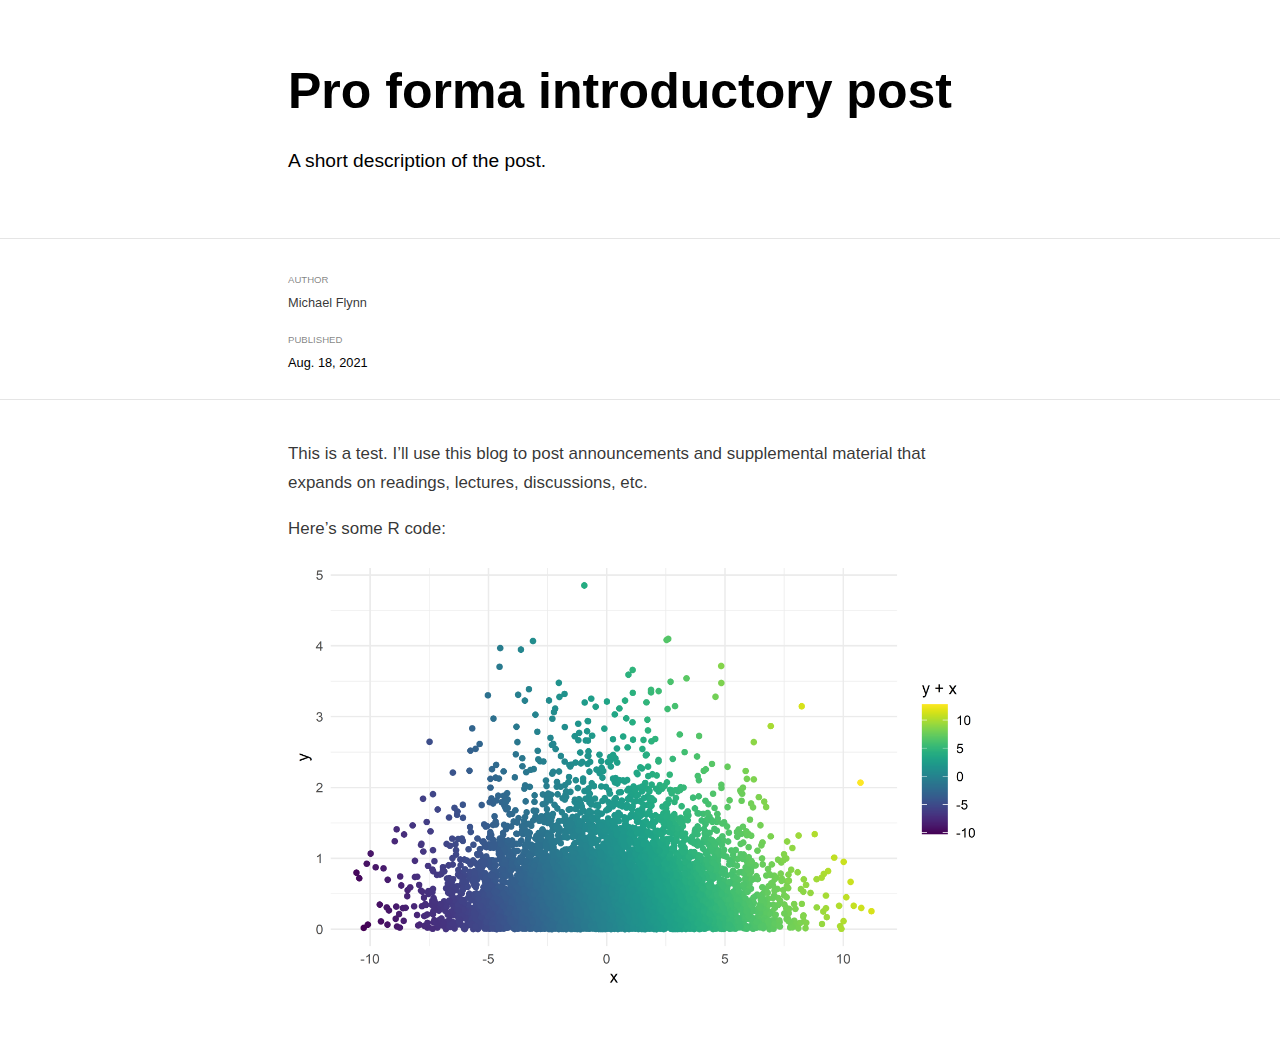
<file: _posts/2021-08-18-test-post/test-post.html>
<!DOCTYPE html>

<html xmlns="http://www.w3.org/1999/xhtml" lang="" xml:lang="">

<head>
  <meta charset="utf-8"/>
  <meta name="viewport" content="width=device-width, initial-scale=1"/>
  <meta http-equiv="X-UA-Compatible" content="IE=Edge,chrome=1"/>
  <meta name="generator" content="distill" />

  <style type="text/css">
  /* Hide doc at startup (prevent jankiness while JS renders/transforms) */
  body {
    visibility: hidden;
  }
  </style>

 <!--radix_placeholder_import_source-->
 <!--/radix_placeholder_import_source-->

<style type="text/css">code{white-space: pre;}</style>
<style type="text/css" data-origin="pandoc">
pre > code.sourceCode { white-space: pre; position: relative; }
pre > code.sourceCode > span { display: inline-block; line-height: 1.25; }
pre > code.sourceCode > span:empty { height: 1.2em; }
.sourceCode { overflow: visible; }
code.sourceCode > span { color: inherit; text-decoration: inherit; }
div.sourceCode { margin: 1em 0; }
pre.sourceCode { margin: 0; }
@media screen {
div.sourceCode { overflow: auto; }
}
@media print {
pre > code.sourceCode { white-space: pre-wrap; }
pre > code.sourceCode > span { text-indent: -5em; padding-left: 5em; }
}
pre.numberSource code
  { counter-reset: source-line 0; }
pre.numberSource code > span
  { position: relative; left: -4em; counter-increment: source-line; }
pre.numberSource code > span > a:first-child::before
  { content: counter(source-line);
    position: relative; left: -1em; text-align: right; vertical-align: baseline;
    border: none; display: inline-block;
    -webkit-touch-callout: none; -webkit-user-select: none;
    -khtml-user-select: none; -moz-user-select: none;
    -ms-user-select: none; user-select: none;
    padding: 0 4px; width: 4em;
    color: #aaaaaa;
  }
pre.numberSource { margin-left: 3em; border-left: 1px solid #aaaaaa;  padding-left: 4px; }
div.sourceCode
  {   }
@media screen {
pre > code.sourceCode > span > a:first-child::before { text-decoration: underline; }
}
code span.al { color: #ad0000; } /* Alert */
code span.an { color: #5e5e5e; } /* Annotation */
code span.at { color: #20794d; } /* Attribute */
code span.bn { color: #ad0000; } /* BaseN */
code span.bu { } /* BuiltIn */
code span.cf { color: #007ba5; } /* ControlFlow */
code span.ch { color: #20794d; } /* Char */
code span.cn { color: #8f5902; } /* Constant */
code span.co { color: #5e5e5e; } /* Comment */
code span.cv { color: #5e5e5e; font-style: italic; } /* CommentVar */
code span.do { color: #5e5e5e; font-style: italic; } /* Documentation */
code span.dt { color: #ad0000; } /* DataType */
code span.dv { color: #ad0000; } /* DecVal */
code span.er { color: #ad0000; } /* Error */
code span.ex { } /* Extension */
code span.fl { color: #ad0000; } /* Float */
code span.fu { color: #4758ab; } /* Function */
code span.im { } /* Import */
code span.in { color: #5e5e5e; } /* Information */
code span.kw { color: #007ba5; } /* Keyword */
code span.op { color: #5e5e5e; } /* Operator */
code span.ot { color: #007ba5; } /* Other */
code span.pp { color: #ad0000; } /* Preprocessor */
code span.sc { color: #20794d; } /* SpecialChar */
code span.ss { color: #20794d; } /* SpecialString */
code span.st { color: #20794d; } /* String */
code span.va { color: #111111; } /* Variable */
code span.vs { color: #20794d; } /* VerbatimString */
code span.wa { color: #5e5e5e; font-style: italic; } /* Warning */
</style>

  <!--radix_placeholder_meta_tags-->
  <title>Pro forma introductory post</title>

  <meta property="description" itemprop="description" content="A short description of the post."/>


  <!--  https://schema.org/Article -->
  <meta property="article:published" itemprop="datePublished" content="2021-08-18"/>
  <meta property="article:created" itemprop="dateCreated" content="2021-08-18"/>
  <meta name="article:author" content="Michael Flynn"/>

  <!--  https://developers.facebook.com/docs/sharing/webmasters#markup -->
  <meta property="og:title" content="Pro forma introductory post"/>
  <meta property="og:type" content="article"/>
  <meta property="og:description" content="A short description of the post."/>
  <meta property="og:locale" content="en_US"/>

  <!--  https://dev.twitter.com/cards/types/summary -->
  <meta property="twitter:card" content="summary"/>
  <meta property="twitter:title" content="Pro forma introductory post"/>
  <meta property="twitter:description" content="A short description of the post."/>

  <!--/radix_placeholder_meta_tags-->
  <!--radix_placeholder_rmarkdown_metadata-->

  <script type="text/json" id="radix-rmarkdown-metadata">
  {"type":"list","attributes":{"names":{"type":"character","attributes":{},"value":["title","description","author","date","output"]}},"value":[{"type":"character","attributes":{},"value":["Pro forma introductory post"]},{"type":"character","attributes":{},"value":["A short description of the post.\n"]},{"type":"list","attributes":{},"value":[{"type":"list","attributes":{"names":{"type":"character","attributes":{},"value":["name"]}},"value":[{"type":"character","attributes":{},"value":["Michael Flynn"]}]}]},{"type":"character","attributes":{},"value":["08-18-2021"]},{"type":"list","attributes":{"names":{"type":"character","attributes":{},"value":["distill::distill_article"]}},"value":[{"type":"list","attributes":{"names":{"type":"character","attributes":{},"value":["self_contained"]}},"value":[{"type":"logical","attributes":{},"value":[false]}]}]}]}
  </script>
  <!--/radix_placeholder_rmarkdown_metadata-->
  
  <script type="text/json" id="radix-resource-manifest">
  {"type":"character","attributes":{},"value":["test-post_files/anchor-4.2.2/anchor.min.js","test-post_files/bowser-1.9.3/bowser.min.js","test-post_files/distill-2.2.21/template.v2.js","test-post_files/figure-html5/unnamed-chunk-1-1.png","test-post_files/header-attrs-2.10/header-attrs.js","test-post_files/jquery-1.11.3/jquery.min.js","test-post_files/popper-2.6.0/popper.min.js","test-post_files/tippy-6.2.7/tippy-bundle.umd.min.js","test-post_files/tippy-6.2.7/tippy-light-border.css","test-post_files/tippy-6.2.7/tippy.css","test-post_files/tippy-6.2.7/tippy.umd.min.js","test-post_files/webcomponents-2.0.0/webcomponents.js"]}
  </script>
  <!--radix_placeholder_navigation_in_header-->
  <!--/radix_placeholder_navigation_in_header-->
  <!--radix_placeholder_distill-->

  <style type="text/css">

  body {
    background-color: white;
  }

  .pandoc-table {
    width: 100%;
  }

  .pandoc-table>caption {
    margin-bottom: 10px;
  }

  .pandoc-table th:not([align]) {
    text-align: left;
  }

  .pagedtable-footer {
    font-size: 15px;
  }

  d-byline .byline {
    grid-template-columns: 2fr 2fr;
  }

  d-byline .byline h3 {
    margin-block-start: 1.5em;
  }

  d-byline .byline .authors-affiliations h3 {
    margin-block-start: 0.5em;
  }

  .authors-affiliations .orcid-id {
    width: 16px;
    height:16px;
    margin-left: 4px;
    margin-right: 4px;
    vertical-align: middle;
    padding-bottom: 2px;
  }

  d-title .dt-tags {
    margin-top: 1em;
    grid-column: text;
  }

  .dt-tags .dt-tag {
    text-decoration: none;
    display: inline-block;
    color: rgba(0,0,0,0.6);
    padding: 0em 0.4em;
    margin-right: 0.5em;
    margin-bottom: 0.4em;
    font-size: 70%;
    border: 1px solid rgba(0,0,0,0.2);
    border-radius: 3px;
    text-transform: uppercase;
    font-weight: 500;
  }

  d-article table.gt_table td,
  d-article table.gt_table th {
    border-bottom: none;
  }

  .html-widget {
    margin-bottom: 2.0em;
  }

  .l-screen-inset {
    padding-right: 16px;
  }

  .l-screen .caption {
    margin-left: 10px;
  }

  .shaded {
    background: rgb(247, 247, 247);
    padding-top: 20px;
    padding-bottom: 20px;
    border-top: 1px solid rgba(0, 0, 0, 0.1);
    border-bottom: 1px solid rgba(0, 0, 0, 0.1);
  }

  .shaded .html-widget {
    margin-bottom: 0;
    border: 1px solid rgba(0, 0, 0, 0.1);
  }

  .shaded .shaded-content {
    background: white;
  }

  .text-output {
    margin-top: 0;
    line-height: 1.5em;
  }

  .hidden {
    display: none !important;
  }

  d-article {
    padding-top: 2.5rem;
    padding-bottom: 30px;
  }

  d-appendix {
    padding-top: 30px;
  }

  d-article>p>img {
    width: 100%;
  }

  d-article h2 {
    margin: 1rem 0 1.5rem 0;
  }

  d-article h3 {
    margin-top: 1.5rem;
  }

  d-article iframe {
    border: 1px solid rgba(0, 0, 0, 0.1);
    margin-bottom: 2.0em;
    width: 100%;
  }

  /* Tweak code blocks */

  d-article div.sourceCode code,
  d-article pre code {
    font-family: Consolas, Monaco, 'Andale Mono', 'Ubuntu Mono', monospace;
  }

  d-article pre,
  d-article div.sourceCode,
  d-article div.sourceCode pre {
    overflow: auto;
  }

  d-article div.sourceCode {
    background-color: white;
  }

  d-article div.sourceCode pre {
    padding-left: 10px;
    font-size: 12px;
    border-left: 2px solid rgba(0,0,0,0.1);
  }

  d-article pre {
    font-size: 12px;
    color: black;
    background: none;
    margin-top: 0;
    text-align: left;
    white-space: pre;
    word-spacing: normal;
    word-break: normal;
    word-wrap: normal;
    line-height: 1.5;

    -moz-tab-size: 4;
    -o-tab-size: 4;
    tab-size: 4;

    -webkit-hyphens: none;
    -moz-hyphens: none;
    -ms-hyphens: none;
    hyphens: none;
  }

  d-article pre a {
    border-bottom: none;
  }

  d-article pre a:hover {
    border-bottom: none;
    text-decoration: underline;
  }

  d-article details {
    grid-column: text;
    margin-bottom: 0.8em;
  }

  @media(min-width: 768px) {

  d-article pre,
  d-article div.sourceCode,
  d-article div.sourceCode pre {
    overflow: visible !important;
  }

  d-article div.sourceCode pre {
    padding-left: 18px;
    font-size: 14px;
  }

  d-article pre {
    font-size: 14px;
  }

  }

  figure img.external {
    background: white;
    border: 1px solid rgba(0, 0, 0, 0.1);
    box-shadow: 0 1px 8px rgba(0, 0, 0, 0.1);
    padding: 18px;
    box-sizing: border-box;
  }

  /* CSS for d-contents */

  .d-contents {
    grid-column: text;
    color: rgba(0,0,0,0.8);
    font-size: 0.9em;
    padding-bottom: 1em;
    margin-bottom: 1em;
    padding-bottom: 0.5em;
    margin-bottom: 1em;
    padding-left: 0.25em;
    justify-self: start;
  }

  @media(min-width: 1000px) {
    .d-contents.d-contents-float {
      height: 0;
      grid-column-start: 1;
      grid-column-end: 4;
      justify-self: center;
      padding-right: 3em;
      padding-left: 2em;
    }
  }

  .d-contents nav h3 {
    font-size: 18px;
    margin-top: 0;
    margin-bottom: 1em;
  }

  .d-contents li {
    list-style-type: none
  }

  .d-contents nav > ul {
    padding-left: 0;
  }

  .d-contents ul {
    padding-left: 1em
  }

  .d-contents nav ul li {
    margin-top: 0.6em;
    margin-bottom: 0.2em;
  }

  .d-contents nav a {
    font-size: 13px;
    border-bottom: none;
    text-decoration: none
    color: rgba(0, 0, 0, 0.8);
  }

  .d-contents nav a:hover {
    text-decoration: underline solid rgba(0, 0, 0, 0.6)
  }

  .d-contents nav > ul > li > a {
    font-weight: 600;
  }

  .d-contents nav > ul > li > ul {
    font-weight: inherit;
  }

  .d-contents nav > ul > li > ul > li {
    margin-top: 0.2em;
  }


  .d-contents nav ul {
    margin-top: 0;
    margin-bottom: 0.25em;
  }

  .d-article-with-toc h2:nth-child(2) {
    margin-top: 0;
  }


  /* Figure */

  .figure {
    position: relative;
    margin-bottom: 2.5em;
    margin-top: 1.5em;
  }

  .figure img {
    width: 100%;
  }

  .figure .caption {
    color: rgba(0, 0, 0, 0.6);
    font-size: 12px;
    line-height: 1.5em;
  }

  .figure img.external {
    background: white;
    border: 1px solid rgba(0, 0, 0, 0.1);
    box-shadow: 0 1px 8px rgba(0, 0, 0, 0.1);
    padding: 18px;
    box-sizing: border-box;
  }

  .figure .caption a {
    color: rgba(0, 0, 0, 0.6);
  }

  .figure .caption b,
  .figure .caption strong, {
    font-weight: 600;
    color: rgba(0, 0, 0, 1.0);
  }

  /* Citations */

  d-article .citation {
    color: inherit;
    cursor: inherit;
  }

  div.hanging-indent{
    margin-left: 1em; text-indent: -1em;
  }

  /* Citation hover box */

  .tippy-box[data-theme~=light-border] {
    background-color: rgba(250, 250, 250, 0.95);
  }

  .tippy-content > p {
    margin-bottom: 0;
    padding: 2px;
  }


  /* Tweak 1000px media break to show more text */

  @media(min-width: 1000px) {
    .base-grid,
    distill-header,
    d-title,
    d-abstract,
    d-article,
    d-appendix,
    distill-appendix,
    d-byline,
    d-footnote-list,
    d-citation-list,
    distill-footer {
      grid-template-columns: [screen-start] 1fr [page-start kicker-start] 80px [middle-start] 50px [text-start kicker-end] 65px 65px 65px 65px 65px 65px 65px 65px [text-end gutter-start] 65px [middle-end] 65px [page-end gutter-end] 1fr [screen-end];
      grid-column-gap: 16px;
    }

    .grid {
      grid-column-gap: 16px;
    }

    d-article {
      font-size: 1.06rem;
      line-height: 1.7em;
    }
    figure .caption, .figure .caption, figure figcaption {
      font-size: 13px;
    }
  }

  @media(min-width: 1180px) {
    .base-grid,
    distill-header,
    d-title,
    d-abstract,
    d-article,
    d-appendix,
    distill-appendix,
    d-byline,
    d-footnote-list,
    d-citation-list,
    distill-footer {
      grid-template-columns: [screen-start] 1fr [page-start kicker-start] 60px [middle-start] 60px [text-start kicker-end] 60px 60px 60px 60px 60px 60px 60px 60px [text-end gutter-start] 60px [middle-end] 60px [page-end gutter-end] 1fr [screen-end];
      grid-column-gap: 32px;
    }

    .grid {
      grid-column-gap: 32px;
    }
  }


  /* Get the citation styles for the appendix (not auto-injected on render since
     we do our own rendering of the citation appendix) */

  d-appendix .citation-appendix,
  .d-appendix .citation-appendix {
    font-size: 11px;
    line-height: 15px;
    border-left: 1px solid rgba(0, 0, 0, 0.1);
    padding-left: 18px;
    border: 1px solid rgba(0,0,0,0.1);
    background: rgba(0, 0, 0, 0.02);
    padding: 10px 18px;
    border-radius: 3px;
    color: rgba(150, 150, 150, 1);
    overflow: hidden;
    margin-top: -12px;
    white-space: pre-wrap;
    word-wrap: break-word;
  }

  /* Include appendix styles here so they can be overridden */

  d-appendix {
    contain: layout style;
    font-size: 0.8em;
    line-height: 1.7em;
    margin-top: 60px;
    margin-bottom: 0;
    border-top: 1px solid rgba(0, 0, 0, 0.1);
    color: rgba(0,0,0,0.5);
    padding-top: 60px;
    padding-bottom: 48px;
  }

  d-appendix h3 {
    grid-column: page-start / text-start;
    font-size: 15px;
    font-weight: 500;
    margin-top: 1em;
    margin-bottom: 0;
    color: rgba(0,0,0,0.65);
  }

  d-appendix h3 + * {
    margin-top: 1em;
  }

  d-appendix ol {
    padding: 0 0 0 15px;
  }

  @media (min-width: 768px) {
    d-appendix ol {
      padding: 0 0 0 30px;
      margin-left: -30px;
    }
  }

  d-appendix li {
    margin-bottom: 1em;
  }

  d-appendix a {
    color: rgba(0, 0, 0, 0.6);
  }

  d-appendix > * {
    grid-column: text;
  }

  d-appendix > d-footnote-list,
  d-appendix > d-citation-list,
  d-appendix > distill-appendix {
    grid-column: screen;
  }

  /* Include footnote styles here so they can be overridden */

  d-footnote-list {
    contain: layout style;
  }

  d-footnote-list > * {
    grid-column: text;
  }

  d-footnote-list a.footnote-backlink {
    color: rgba(0,0,0,0.3);
    padding-left: 0.5em;
  }



  /* Anchor.js */

  .anchorjs-link {
    /*transition: all .25s linear; */
    text-decoration: none;
    border-bottom: none;
  }
  *:hover > .anchorjs-link {
    margin-left: -1.125em !important;
    text-decoration: none;
    border-bottom: none;
  }

  /* Social footer */

  .social_footer {
    margin-top: 30px;
    margin-bottom: 0;
    color: rgba(0,0,0,0.67);
  }

  .disqus-comments {
    margin-right: 30px;
  }

  .disqus-comment-count {
    border-bottom: 1px solid rgba(0, 0, 0, 0.4);
    cursor: pointer;
  }

  #disqus_thread {
    margin-top: 30px;
  }

  .article-sharing a {
    border-bottom: none;
    margin-right: 8px;
  }

  .article-sharing a:hover {
    border-bottom: none;
  }

  .sidebar-section.subscribe {
    font-size: 12px;
    line-height: 1.6em;
  }

  .subscribe p {
    margin-bottom: 0.5em;
  }


  .article-footer .subscribe {
    font-size: 15px;
    margin-top: 45px;
  }


  .sidebar-section.custom {
    font-size: 12px;
    line-height: 1.6em;
  }

  .custom p {
    margin-bottom: 0.5em;
  }

  /* Styles for listing layout (hide title) */
  .layout-listing d-title, .layout-listing .d-title {
    display: none;
  }

  /* Styles for posts lists (not auto-injected) */


  .posts-with-sidebar {
    padding-left: 45px;
    padding-right: 45px;
  }

  .posts-list .description h2,
  .posts-list .description p {
    font-family: -apple-system, BlinkMacSystemFont, "Segoe UI", Roboto, Oxygen, Ubuntu, Cantarell, "Fira Sans", "Droid Sans", "Helvetica Neue", Arial, sans-serif;
  }

  .posts-list .description h2 {
    font-weight: 700;
    border-bottom: none;
    padding-bottom: 0;
  }

  .posts-list h2.post-tag {
    border-bottom: 1px solid rgba(0, 0, 0, 0.2);
    padding-bottom: 12px;
  }
  .posts-list {
    margin-top: 60px;
    margin-bottom: 24px;
  }

  .posts-list .post-preview {
    text-decoration: none;
    overflow: hidden;
    display: block;
    border-bottom: 1px solid rgba(0, 0, 0, 0.1);
    padding: 24px 0;
  }

  .post-preview-last {
    border-bottom: none !important;
  }

  .posts-list .posts-list-caption {
    grid-column: screen;
    font-weight: 400;
  }

  .posts-list .post-preview h2 {
    margin: 0 0 6px 0;
    line-height: 1.2em;
    font-style: normal;
    font-size: 24px;
  }

  .posts-list .post-preview p {
    margin: 0 0 12px 0;
    line-height: 1.4em;
    font-size: 16px;
  }

  .posts-list .post-preview .thumbnail {
    box-sizing: border-box;
    margin-bottom: 24px;
    position: relative;
    max-width: 500px;
  }
  .posts-list .post-preview img {
    width: 100%;
    display: block;
  }

  .posts-list .metadata {
    font-size: 12px;
    line-height: 1.4em;
    margin-bottom: 18px;
  }

  .posts-list .metadata > * {
    display: inline-block;
  }

  .posts-list .metadata .publishedDate {
    margin-right: 2em;
  }

  .posts-list .metadata .dt-authors {
    display: block;
    margin-top: 0.3em;
    margin-right: 2em;
  }

  .posts-list .dt-tags {
    display: block;
    line-height: 1em;
  }

  .posts-list .dt-tags .dt-tag {
    display: inline-block;
    color: rgba(0,0,0,0.6);
    padding: 0.3em 0.4em;
    margin-right: 0.2em;
    margin-bottom: 0.4em;
    font-size: 60%;
    border: 1px solid rgba(0,0,0,0.2);
    border-radius: 3px;
    text-transform: uppercase;
    font-weight: 500;
  }

  .posts-list img {
    opacity: 1;
  }

  .posts-list img[data-src] {
    opacity: 0;
  }

  .posts-more {
    clear: both;
  }


  .posts-sidebar {
    font-size: 16px;
  }

  .posts-sidebar h3 {
    font-size: 16px;
    margin-top: 0;
    margin-bottom: 0.5em;
    font-weight: 400;
    text-transform: uppercase;
  }

  .sidebar-section {
    margin-bottom: 30px;
  }

  .categories ul {
    list-style-type: none;
    margin: 0;
    padding: 0;
  }

  .categories li {
    color: rgba(0, 0, 0, 0.8);
    margin-bottom: 0;
  }

  .categories li>a {
    border-bottom: none;
  }

  .categories li>a:hover {
    border-bottom: 1px solid rgba(0, 0, 0, 0.4);
  }

  .categories .active {
    font-weight: 600;
  }

  .categories .category-count {
    color: rgba(0, 0, 0, 0.4);
  }


  @media(min-width: 768px) {
    .posts-list .post-preview h2 {
      font-size: 26px;
    }
    .posts-list .post-preview .thumbnail {
      float: right;
      width: 30%;
      margin-bottom: 0;
    }
    .posts-list .post-preview .description {
      float: left;
      width: 45%;
    }
    .posts-list .post-preview .metadata {
      float: left;
      width: 20%;
      margin-top: 8px;
    }
    .posts-list .post-preview p {
      margin: 0 0 12px 0;
      line-height: 1.5em;
      font-size: 16px;
    }
    .posts-with-sidebar .posts-list {
      float: left;
      width: 75%;
    }
    .posts-with-sidebar .posts-sidebar {
      float: right;
      width: 20%;
      margin-top: 60px;
      padding-top: 24px;
      padding-bottom: 24px;
    }
  }


  /* Improve display for browsers without grid (IE/Edge <= 15) */

  .downlevel {
    line-height: 1.6em;
    font-family: -apple-system, BlinkMacSystemFont, "Segoe UI", Roboto, Oxygen, Ubuntu, Cantarell, "Fira Sans", "Droid Sans", "Helvetica Neue", Arial, sans-serif;
    margin: 0;
  }

  .downlevel .d-title {
    padding-top: 6rem;
    padding-bottom: 1.5rem;
  }

  .downlevel .d-title h1 {
    font-size: 50px;
    font-weight: 700;
    line-height: 1.1em;
    margin: 0 0 0.5rem;
  }

  .downlevel .d-title p {
    font-weight: 300;
    font-size: 1.2rem;
    line-height: 1.55em;
    margin-top: 0;
  }

  .downlevel .d-byline {
    padding-top: 0.8em;
    padding-bottom: 0.8em;
    font-size: 0.8rem;
    line-height: 1.8em;
  }

  .downlevel .section-separator {
    border: none;
    border-top: 1px solid rgba(0, 0, 0, 0.1);
  }

  .downlevel .d-article {
    font-size: 1.06rem;
    line-height: 1.7em;
    padding-top: 1rem;
    padding-bottom: 2rem;
  }


  .downlevel .d-appendix {
    padding-left: 0;
    padding-right: 0;
    max-width: none;
    font-size: 0.8em;
    line-height: 1.7em;
    margin-bottom: 0;
    color: rgba(0,0,0,0.5);
    padding-top: 40px;
    padding-bottom: 48px;
  }

  .downlevel .footnotes ol {
    padding-left: 13px;
  }

  .downlevel .base-grid,
  .downlevel .distill-header,
  .downlevel .d-title,
  .downlevel .d-abstract,
  .downlevel .d-article,
  .downlevel .d-appendix,
  .downlevel .distill-appendix,
  .downlevel .d-byline,
  .downlevel .d-footnote-list,
  .downlevel .d-citation-list,
  .downlevel .distill-footer,
  .downlevel .appendix-bottom,
  .downlevel .posts-container {
    padding-left: 40px;
    padding-right: 40px;
  }

  @media(min-width: 768px) {
    .downlevel .base-grid,
    .downlevel .distill-header,
    .downlevel .d-title,
    .downlevel .d-abstract,
    .downlevel .d-article,
    .downlevel .d-appendix,
    .downlevel .distill-appendix,
    .downlevel .d-byline,
    .downlevel .d-footnote-list,
    .downlevel .d-citation-list,
    .downlevel .distill-footer,
    .downlevel .appendix-bottom,
    .downlevel .posts-container {
    padding-left: 150px;
    padding-right: 150px;
    max-width: 900px;
  }
  }

  .downlevel pre code {
    display: block;
    border-left: 2px solid rgba(0, 0, 0, .1);
    padding: 0 0 0 20px;
    font-size: 14px;
  }

  .downlevel code, .downlevel pre {
    color: black;
    background: none;
    font-family: Consolas, Monaco, 'Andale Mono', 'Ubuntu Mono', monospace;
    text-align: left;
    white-space: pre;
    word-spacing: normal;
    word-break: normal;
    word-wrap: normal;
    line-height: 1.5;

    -moz-tab-size: 4;
    -o-tab-size: 4;
    tab-size: 4;

    -webkit-hyphens: none;
    -moz-hyphens: none;
    -ms-hyphens: none;
    hyphens: none;
  }

  .downlevel .posts-list .post-preview {
    color: inherit;
  }



  </style>

  <script type="application/javascript">

  function is_downlevel_browser() {
    if (bowser.isUnsupportedBrowser({ msie: "12", msedge: "16"},
                                   window.navigator.userAgent)) {
      return true;
    } else {
      return window.load_distill_framework === undefined;
    }
  }

  // show body when load is complete
  function on_load_complete() {

    // add anchors
    if (window.anchors) {
      window.anchors.options.placement = 'left';
      window.anchors.add('d-article > h2, d-article > h3, d-article > h4, d-article > h5');
    }


    // set body to visible
    document.body.style.visibility = 'visible';

    // force redraw for leaflet widgets
    if (window.HTMLWidgets) {
      var maps = window.HTMLWidgets.findAll(".leaflet");
      $.each(maps, function(i, el) {
        var map = this.getMap();
        map.invalidateSize();
        map.eachLayer(function(layer) {
          if (layer instanceof L.TileLayer)
            layer.redraw();
        });
      });
    }

    // trigger 'shown' so htmlwidgets resize
    $('d-article').trigger('shown');
  }

  function init_distill() {

    init_common();

    // create front matter
    var front_matter = $('<d-front-matter></d-front-matter>');
    $('#distill-front-matter').wrap(front_matter);

    // create d-title
    $('.d-title').changeElementType('d-title');

    // create d-byline
    var byline = $('<d-byline></d-byline>');
    $('.d-byline').replaceWith(byline);

    // create d-article
    var article = $('<d-article></d-article>');
    $('.d-article').wrap(article).children().unwrap();

    // move posts container into article
    $('.posts-container').appendTo($('d-article'));

    // create d-appendix
    $('.d-appendix').changeElementType('d-appendix');

    // flag indicating that we have appendix items
    var appendix = $('.appendix-bottom').children('h3').length > 0;

    // replace footnotes with <d-footnote>
    $('.footnote-ref').each(function(i, val) {
      appendix = true;
      var href = $(this).attr('href');
      var id = href.replace('#', '');
      var fn = $('#' + id);
      var fn_p = $('#' + id + '>p');
      fn_p.find('.footnote-back').remove();
      var text = fn_p.html();
      var dtfn = $('<d-footnote></d-footnote>');
      dtfn.html(text);
      $(this).replaceWith(dtfn);
    });
    // remove footnotes
    $('.footnotes').remove();

    // move refs into #references-listing
    $('#references-listing').replaceWith($('#refs'));

    $('h1.appendix, h2.appendix').each(function(i, val) {
      $(this).changeElementType('h3');
    });
    $('h3.appendix').each(function(i, val) {
      var id = $(this).attr('id');
      $('.d-contents a[href="#' + id + '"]').parent().remove();
      appendix = true;
      $(this).nextUntil($('h1, h2, h3')).addBack().appendTo($('d-appendix'));
    });

    // show d-appendix if we have appendix content
    $("d-appendix").css('display', appendix ? 'grid' : 'none');

    // localize layout chunks to just output
    $('.layout-chunk').each(function(i, val) {

      // capture layout
      var layout = $(this).attr('data-layout');

      // apply layout to markdown level block elements
      var elements = $(this).children().not('details, div.sourceCode, pre, script');
      elements.each(function(i, el) {
        var layout_div = $('<div class="' + layout + '"></div>');
        if (layout_div.hasClass('shaded')) {
          var shaded_content = $('<div class="shaded-content"></div>');
          $(this).wrap(shaded_content);
          $(this).parent().wrap(layout_div);
        } else {
          $(this).wrap(layout_div);
        }
      });


      // unwrap the layout-chunk div
      $(this).children().unwrap();
    });

    // remove code block used to force  highlighting css
    $('.distill-force-highlighting-css').parent().remove();

    // remove empty line numbers inserted by pandoc when using a
    // custom syntax highlighting theme
    $('code.sourceCode a:empty').remove();

    // load distill framework
    load_distill_framework();

    // wait for window.distillRunlevel == 4 to do post processing
    function distill_post_process() {

      if (!window.distillRunlevel || window.distillRunlevel < 4)
        return;

      // hide author/affiliations entirely if we have no authors
      var front_matter = JSON.parse($("#distill-front-matter").html());
      var have_authors = front_matter.authors && front_matter.authors.length > 0;
      if (!have_authors)
        $('d-byline').addClass('hidden');

      // article with toc class
      $('.d-contents').parent().addClass('d-article-with-toc');

      // strip links that point to #
      $('.authors-affiliations').find('a[href="#"]').removeAttr('href');

      // add orcid ids
      $('.authors-affiliations').find('.author').each(function(i, el) {
        var orcid_id = front_matter.authors[i].orcidID;
        if (orcid_id) {
          var a = $('<a></a>');
          a.attr('href', 'https://orcid.org/' + orcid_id);
          var img = $('<img></img>');
          img.addClass('orcid-id');
          img.attr('alt', 'ORCID ID');
          img.attr('src','[data-uri]');
          a.append(img);
          $(this).append(a);
        }
      });

      // hide elements of author/affiliations grid that have no value
      function hide_byline_column(caption) {
        $('d-byline').find('h3:contains("' + caption + '")').parent().css('visibility', 'hidden');
      }

      // affiliations
      var have_affiliations = false;
      for (var i = 0; i<front_matter.authors.length; ++i) {
        var author = front_matter.authors[i];
        if (author.affiliation !== "&nbsp;") {
          have_affiliations = true;
          break;
        }
      }
      if (!have_affiliations)
        $('d-byline').find('h3:contains("Affiliations")').css('visibility', 'hidden');

      // published date
      if (!front_matter.publishedDate)
        hide_byline_column("Published");

      // document object identifier
      var doi = $('d-byline').find('h3:contains("DOI")');
      var doi_p = doi.next().empty();
      if (!front_matter.doi) {
        // if we have a citation and valid citationText then link to that
        if ($('#citation').length > 0 && front_matter.citationText) {
          doi.html('Citation');
          $('<a href="#citation"></a>')
            .text(front_matter.citationText)
            .appendTo(doi_p);
        } else {
          hide_byline_column("DOI");
        }
      } else {
        $('<a></a>')
           .attr('href', "https://doi.org/" + front_matter.doi)
           .html(front_matter.doi)
           .appendTo(doi_p);
      }

       // change plural form of authors/affiliations
      if (front_matter.authors.length === 1) {
        var grid = $('.authors-affiliations');
        grid.children('h3:contains("Authors")').text('Author');
        grid.children('h3:contains("Affiliations")').text('Affiliation');
      }

      // remove d-appendix and d-footnote-list local styles
      $('d-appendix > style:first-child').remove();
      $('d-footnote-list > style:first-child').remove();

      // move appendix-bottom entries to the bottom
      $('.appendix-bottom').appendTo('d-appendix').children().unwrap();
      $('.appendix-bottom').remove();

      // hoverable references
      $('span.citation[data-cites]').each(function() {
        var refHtml = $('#ref-' + $(this).attr('data-cites')).html();
        window.tippy(this, {
          allowHTML: true,
          content: refHtml,
          maxWidth: 500,
          interactive: true,
          interactiveBorder: 10,
          theme: 'light-border',
          placement: 'bottom-start'
        });
      });

      // clear polling timer
      clearInterval(tid);

      // show body now that everything is ready
      on_load_complete();
    }

    var tid = setInterval(distill_post_process, 50);
    distill_post_process();

  }

  function init_downlevel() {

    init_common();

     // insert hr after d-title
    $('.d-title').after($('<hr class="section-separator"/>'));

    // check if we have authors
    var front_matter = JSON.parse($("#distill-front-matter").html());
    var have_authors = front_matter.authors && front_matter.authors.length > 0;

    // manage byline/border
    if (!have_authors)
      $('.d-byline').remove();
    $('.d-byline').after($('<hr class="section-separator"/>'));
    $('.d-byline a').remove();

    // remove toc
    $('.d-contents').remove();

    // move appendix elements
    $('h1.appendix, h2.appendix').each(function(i, val) {
      $(this).changeElementType('h3');
    });
    $('h3.appendix').each(function(i, val) {
      $(this).nextUntil($('h1, h2, h3')).addBack().appendTo($('.d-appendix'));
    });


    // inject headers into references and footnotes
    var refs_header = $('<h3></h3>');
    refs_header.text('References');
    $('#refs').prepend(refs_header);

    var footnotes_header = $('<h3></h3');
    footnotes_header.text('Footnotes');
    $('.footnotes').children('hr').first().replaceWith(footnotes_header);

    // move appendix-bottom entries to the bottom
    $('.appendix-bottom').appendTo('.d-appendix').children().unwrap();
    $('.appendix-bottom').remove();

    // remove appendix if it's empty
    if ($('.d-appendix').children().length === 0)
      $('.d-appendix').remove();

    // prepend separator above appendix
    $('.d-appendix').before($('<hr class="section-separator" style="clear: both"/>'));

    // trim code
    $('pre>code').each(function(i, val) {
      $(this).html($.trim($(this).html()));
    });

    // move posts-container right before article
    $('.posts-container').insertBefore($('.d-article'));

    $('body').addClass('downlevel');

    on_load_complete();
  }


  function init_common() {

    // jquery plugin to change element types
    (function($) {
      $.fn.changeElementType = function(newType) {
        var attrs = {};

        $.each(this[0].attributes, function(idx, attr) {
          attrs[attr.nodeName] = attr.nodeValue;
        });

        this.replaceWith(function() {
          return $("<" + newType + "/>", attrs).append($(this).contents());
        });
      };
    })(jQuery);

    // prevent underline for linked images
    $('a > img').parent().css({'border-bottom' : 'none'});

    // mark non-body figures created by knitr chunks as 100% width
    $('.layout-chunk').each(function(i, val) {
      var figures = $(this).find('img, .html-widget');
      if ($(this).attr('data-layout') !== "l-body") {
        figures.css('width', '100%');
      } else {
        figures.css('max-width', '100%');
        figures.filter("[width]").each(function(i, val) {
          var fig = $(this);
          fig.css('width', fig.attr('width') + 'px');
        });

      }
    });

    // auto-append index.html to post-preview links in file: protocol
    // and in rstudio ide preview
    $('.post-preview').each(function(i, val) {
      if (window.location.protocol === "file:")
        $(this).attr('href', $(this).attr('href') + "index.html");
    });

    // get rid of index.html references in header
    if (window.location.protocol !== "file:") {
      $('.distill-site-header a[href]').each(function(i,val) {
        $(this).attr('href', $(this).attr('href').replace("index.html", "./"));
      });
    }

    // add class to pandoc style tables
    $('tr.header').parent('thead').parent('table').addClass('pandoc-table');
    $('.kable-table').children('table').addClass('pandoc-table');

    // add figcaption style to table captions
    $('caption').parent('table').addClass("figcaption");

    // initialize posts list
    if (window.init_posts_list)
      window.init_posts_list();

    // implmement disqus comment link
    $('.disqus-comment-count').click(function() {
      window.headroom_prevent_pin = true;
      $('#disqus_thread').toggleClass('hidden');
      if (!$('#disqus_thread').hasClass('hidden')) {
        var offset = $(this).offset();
        $(window).resize();
        $('html, body').animate({
          scrollTop: offset.top - 35
        });
      }
    });
  }

  document.addEventListener('DOMContentLoaded', function() {
    if (is_downlevel_browser())
      init_downlevel();
    else
      window.addEventListener('WebComponentsReady', init_distill);
  });

  </script>

  <!--/radix_placeholder_distill-->
  <script src="test-post_files/header-attrs-2.10/header-attrs.js"></script>
  <script src="test-post_files/jquery-1.11.3/jquery.min.js"></script>
  <script src="test-post_files/popper-2.6.0/popper.min.js"></script>
  <link href="test-post_files/tippy-6.2.7/tippy.css" rel="stylesheet" />
  <link href="test-post_files/tippy-6.2.7/tippy-light-border.css" rel="stylesheet" />
  <script src="test-post_files/tippy-6.2.7/tippy.umd.min.js"></script>
  <script src="test-post_files/anchor-4.2.2/anchor.min.js"></script>
  <script src="test-post_files/bowser-1.9.3/bowser.min.js"></script>
  <script src="test-post_files/webcomponents-2.0.0/webcomponents.js"></script>
  <script src="test-post_files/distill-2.2.21/template.v2.js"></script>
  <!--radix_placeholder_site_in_header-->
  <!--/radix_placeholder_site_in_header-->


</head>

<body>

<!--radix_placeholder_front_matter-->

<script id="distill-front-matter" type="text/json">
{"title":"Pro forma introductory post","description":"A short description of the post.","authors":[{"author":"Michael Flynn","authorURL":"#","affiliation":"&nbsp;","affiliationURL":"#","orcidID":""}],"publishedDate":"2021-08-18T00:00:00.000-05:00","citationText":"Flynn, 2021"}
</script>

<!--/radix_placeholder_front_matter-->
<!--radix_placeholder_navigation_before_body-->
<!--/radix_placeholder_navigation_before_body-->
<!--radix_placeholder_site_before_body-->
<!--/radix_placeholder_site_before_body-->

<div class="d-title">
<h1>Pro forma introductory post</h1>
<!--radix_placeholder_categories-->
<!--/radix_placeholder_categories-->
<p><p>A short description of the post.</p></p>
</div>

<div class="d-byline">
  Michael Flynn  
  
<br/>08-18-2021
</div>

<div class="d-article">
<p>This is a test. I’ll use this blog to post announcements and supplemental material that expands on readings, lectures, discussions, etc.</p>
<p>Here’s some R code:</p>
<div class="layout-chunk" data-layout="l-body">
<p><img src="test-post_files/figure-html5/unnamed-chunk-1-1.png" width="2600" /></p>
</div>
<div class="sourceCode" id="cb1"><pre class="sourceCode r distill-force-highlighting-css"><code class="sourceCode r"></code></pre></div>
<!--radix_placeholder_article_footer-->
<!--/radix_placeholder_article_footer-->
</div>

<div class="d-appendix">
</div>


<!--radix_placeholder_site_after_body-->
<!--/radix_placeholder_site_after_body-->
<!--radix_placeholder_appendices-->
<div class="appendix-bottom"></div>
<!--/radix_placeholder_appendices-->
<!--radix_placeholder_navigation_after_body-->
<!--/radix_placeholder_navigation_after_body-->

</body>

</html>
</file>
<file: docs/site_libs/tippy-6.2.7/tippy.css>
.tippy-box[data-animation=fade][data-state=hidden]{opacity:0}[data-tippy-root]{max-width:calc(100vw - 10px)}.tippy-box{position:relative;background-color:#333;color:#fff;border-radius:4px;font-size:14px;line-height:1.4;outline:0;transition-property:transform,visibility,opacity}.tippy-box[data-placement^=top]>.tippy-arrow{bottom:0}.tippy-box[data-placement^=top]>.tippy-arrow:before{bottom:-7px;left:0;border-width:8px 8px 0;border-top-color:initial;transform-origin:center top}.tippy-box[data-placement^=bottom]>.tippy-arrow{top:0}.tippy-box[data-placement^=bottom]>.tippy-arrow:before{top:-7px;left:0;border-width:0 8px 8px;border-bottom-color:initial;transform-origin:center bottom}.tippy-box[data-placement^=left]>.tippy-arrow{right:0}.tippy-box[data-placement^=left]>.tippy-arrow:before{border-width:8px 0 8px 8px;border-left-color:initial;right:-7px;transform-origin:center left}.tippy-box[data-placement^=right]>.tippy-arrow{left:0}.tippy-box[data-placement^=right]>.tippy-arrow:before{left:-7px;border-width:8px 8px 8px 0;border-right-color:initial;transform-origin:center right}.tippy-box[data-inertia][data-state=visible]{transition-timing-function:cubic-bezier(.54,1.5,.38,1.11)}.tippy-arrow{width:16px;height:16px;color:#333}.tippy-arrow:before{content:"";position:absolute;border-color:transparent;border-style:solid}.tippy-content{position:relative;padding:5px 9px;z-index:1}
</file>
<file: docs/site_libs/tippy-6.2.7/tippy-light-border.css>
.tippy-box[data-theme~=light-border]{background-color:#fff;background-clip:padding-box;border:1px solid rgba(0,8,16,.15);color:#333;box-shadow:0 4px 14px -2px rgba(0,8,16,.08)}.tippy-box[data-theme~=light-border]>.tippy-backdrop{background-color:#fff}.tippy-box[data-theme~=light-border]>.tippy-arrow:after,.tippy-box[data-theme~=light-border]>.tippy-svg-arrow:after{content:"";position:absolute;z-index:-1}.tippy-box[data-theme~=light-border]>.tippy-arrow:after{border-color:transparent;border-style:solid}.tippy-box[data-theme~=light-border][data-placement^=top]>.tippy-arrow:before{border-top-color:#fff}.tippy-box[data-theme~=light-border][data-placement^=top]>.tippy-arrow:after{border-top-color:rgba(0,8,16,.2);border-width:7px 7px 0;top:17px;left:1px}.tippy-box[data-theme~=light-border][data-placement^=top]>.tippy-svg-arrow>svg{top:16px}.tippy-box[data-theme~=light-border][data-placement^=top]>.tippy-svg-arrow:after{top:17px}.tippy-box[data-theme~=light-border][data-placement^=bottom]>.tippy-arrow:before{border-bottom-color:#fff;bottom:16px}.tippy-box[data-theme~=light-border][data-placement^=bottom]>.tippy-arrow:after{border-bottom-color:rgba(0,8,16,.2);border-width:0 7px 7px;bottom:17px;left:1px}.tippy-box[data-theme~=light-border][data-placement^=bottom]>.tippy-svg-arrow>svg{bottom:16px}.tippy-box[data-theme~=light-border][data-placement^=bottom]>.tippy-svg-arrow:after{bottom:17px}.tippy-box[data-theme~=light-border][data-placement^=left]>.tippy-arrow:before{border-left-color:#fff}.tippy-box[data-theme~=light-border][data-placement^=left]>.tippy-arrow:after{border-left-color:rgba(0,8,16,.2);border-width:7px 0 7px 7px;left:17px;top:1px}.tippy-box[data-theme~=light-border][data-placement^=left]>.tippy-svg-arrow>svg{left:11px}.tippy-box[data-theme~=light-border][data-placement^=left]>.tippy-svg-arrow:after{left:12px}.tippy-box[data-theme~=light-border][data-placement^=right]>.tippy-arrow:before{border-right-color:#fff;right:16px}.tippy-box[data-theme~=light-border][data-placement^=right]>.tippy-arrow:after{border-width:7px 7px 7px 0;right:17px;top:1px;border-right-color:rgba(0,8,16,.2)}.tippy-box[data-theme~=light-border][data-placement^=right]>.tippy-svg-arrow>svg{right:11px}.tippy-box[data-theme~=light-border][data-placement^=right]>.tippy-svg-arrow:after{right:12px}.tippy-box[data-theme~=light-border]>.tippy-svg-arrow{fill:#fff}.tippy-box[data-theme~=light-border]>.tippy-svg-arrow:after{background-image:url([data-uri]);background-size:16px 6px;width:16px;height:6px}
</file>
<file: _posts/2021-08-18-test-post/test-post_files/tippy-6.2.7/tippy.css>
.tippy-box[data-animation=fade][data-state=hidden]{opacity:0}[data-tippy-root]{max-width:calc(100vw - 10px)}.tippy-box{position:relative;background-color:#333;color:#fff;border-radius:4px;font-size:14px;line-height:1.4;outline:0;transition-property:transform,visibility,opacity}.tippy-box[data-placement^=top]>.tippy-arrow{bottom:0}.tippy-box[data-placement^=top]>.tippy-arrow:before{bottom:-7px;left:0;border-width:8px 8px 0;border-top-color:initial;transform-origin:center top}.tippy-box[data-placement^=bottom]>.tippy-arrow{top:0}.tippy-box[data-placement^=bottom]>.tippy-arrow:before{top:-7px;left:0;border-width:0 8px 8px;border-bottom-color:initial;transform-origin:center bottom}.tippy-box[data-placement^=left]>.tippy-arrow{right:0}.tippy-box[data-placement^=left]>.tippy-arrow:before{border-width:8px 0 8px 8px;border-left-color:initial;right:-7px;transform-origin:center left}.tippy-box[data-placement^=right]>.tippy-arrow{left:0}.tippy-box[data-placement^=right]>.tippy-arrow:before{left:-7px;border-width:8px 8px 8px 0;border-right-color:initial;transform-origin:center right}.tippy-box[data-inertia][data-state=visible]{transition-timing-function:cubic-bezier(.54,1.5,.38,1.11)}.tippy-arrow{width:16px;height:16px;color:#333}.tippy-arrow:before{content:"";position:absolute;border-color:transparent;border-style:solid}.tippy-content{position:relative;padding:5px 9px;z-index:1}
</file>
<file: _posts/2021-08-18-test-post/test-post_files/tippy-6.2.7/tippy-light-border.css>
.tippy-box[data-theme~=light-border]{background-color:#fff;background-clip:padding-box;border:1px solid rgba(0,8,16,.15);color:#333;box-shadow:0 4px 14px -2px rgba(0,8,16,.08)}.tippy-box[data-theme~=light-border]>.tippy-backdrop{background-color:#fff}.tippy-box[data-theme~=light-border]>.tippy-arrow:after,.tippy-box[data-theme~=light-border]>.tippy-svg-arrow:after{content:"";position:absolute;z-index:-1}.tippy-box[data-theme~=light-border]>.tippy-arrow:after{border-color:transparent;border-style:solid}.tippy-box[data-theme~=light-border][data-placement^=top]>.tippy-arrow:before{border-top-color:#fff}.tippy-box[data-theme~=light-border][data-placement^=top]>.tippy-arrow:after{border-top-color:rgba(0,8,16,.2);border-width:7px 7px 0;top:17px;left:1px}.tippy-box[data-theme~=light-border][data-placement^=top]>.tippy-svg-arrow>svg{top:16px}.tippy-box[data-theme~=light-border][data-placement^=top]>.tippy-svg-arrow:after{top:17px}.tippy-box[data-theme~=light-border][data-placement^=bottom]>.tippy-arrow:before{border-bottom-color:#fff;bottom:16px}.tippy-box[data-theme~=light-border][data-placement^=bottom]>.tippy-arrow:after{border-bottom-color:rgba(0,8,16,.2);border-width:0 7px 7px;bottom:17px;left:1px}.tippy-box[data-theme~=light-border][data-placement^=bottom]>.tippy-svg-arrow>svg{bottom:16px}.tippy-box[data-theme~=light-border][data-placement^=bottom]>.tippy-svg-arrow:after{bottom:17px}.tippy-box[data-theme~=light-border][data-placement^=left]>.tippy-arrow:before{border-left-color:#fff}.tippy-box[data-theme~=light-border][data-placement^=left]>.tippy-arrow:after{border-left-color:rgba(0,8,16,.2);border-width:7px 0 7px 7px;left:17px;top:1px}.tippy-box[data-theme~=light-border][data-placement^=left]>.tippy-svg-arrow>svg{left:11px}.tippy-box[data-theme~=light-border][data-placement^=left]>.tippy-svg-arrow:after{left:12px}.tippy-box[data-theme~=light-border][data-placement^=right]>.tippy-arrow:before{border-right-color:#fff;right:16px}.tippy-box[data-theme~=light-border][data-placement^=right]>.tippy-arrow:after{border-width:7px 7px 7px 0;right:17px;top:1px;border-right-color:rgba(0,8,16,.2)}.tippy-box[data-theme~=light-border][data-placement^=right]>.tippy-svg-arrow>svg{right:11px}.tippy-box[data-theme~=light-border][data-placement^=right]>.tippy-svg-arrow:after{right:12px}.tippy-box[data-theme~=light-border]>.tippy-svg-arrow{fill:#fff}.tippy-box[data-theme~=light-border]>.tippy-svg-arrow:after{background-image:url([data-uri]);background-size:16px 6px;width:16px;height:6px}
</file>
<file: docs/site_libs/font-awesome-5.1.0/css/all.css>
/*!
 * Font Awesome Free 5.1.0 by @fontawesome - https://fontawesome.com
 * License - https://fontawesome.com/license (Icons: CC BY 4.0, Fonts: SIL OFL 1.1, Code: MIT License)
 */
.fa,.fab,.fal,.far,.fas{-moz-osx-font-smoothing:grayscale;-webkit-font-smoothing:antialiased;display:inline-block;font-style:normal;font-variant:normal;text-rendering:auto;line-height:1}.fa-lg{font-size:1.33333em;line-height:.75em;vertical-align:-.0667em}.fa-xs{font-size:.75em}.fa-sm{font-size:.875em}.fa-1x{font-size:1em}.fa-2x{font-size:2em}.fa-3x{font-size:3em}.fa-4x{font-size:4em}.fa-5x{font-size:5em}.fa-6x{font-size:6em}.fa-7x{font-size:7em}.fa-8x{font-size:8em}.fa-9x{font-size:9em}.fa-10x{font-size:10em}.fa-fw{text-align:center;width:1.25em}.fa-ul{list-style-type:none;margin-left:2.5em;padding-left:0}.fa-ul>li{position:relative}.fa-li{left:-2em;position:absolute;text-align:center;width:2em;line-height:inherit}.fa-border{border:.08em solid #eee;border-radius:.1em;padding:.2em .25em .15em}.fa-pull-left{float:left}.fa-pull-right{float:right}.fa.fa-pull-left,.fab.fa-pull-left,.fal.fa-pull-left,.far.fa-pull-left,.fas.fa-pull-left{margin-right:.3em}.fa.fa-pull-right,.fab.fa-pull-right,.fal.fa-pull-right,.far.fa-pull-right,.fas.fa-pull-right{margin-left:.3em}.fa-spin{animation:a 2s infinite linear}.fa-pulse{animation:a 1s infinite steps(8)}@keyframes a{0%{transform:rotate(0deg)}to{transform:rotate(1turn)}}.fa-rotate-90{-ms-filter:"progid:DXImageTransform.Microsoft.BasicImage(rotation=1)";transform:rotate(90deg)}.fa-rotate-180{-ms-filter:"progid:DXImageTransform.Microsoft.BasicImage(rotation=2)";transform:rotate(180deg)}.fa-rotate-270{-ms-filter:"progid:DXImageTransform.Microsoft.BasicImage(rotation=3)";transform:rotate(270deg)}.fa-flip-horizontal{-ms-filter:"progid:DXImageTransform.Microsoft.BasicImage(rotation=0, mirror=1)";transform:scaleX(-1)}.fa-flip-vertical{transform:scaleY(-1)}.fa-flip-horizontal.fa-flip-vertical,.fa-flip-vertical{-ms-filter:"progid:DXImageTransform.Microsoft.BasicImage(rotation=2, mirror=1)"}.fa-flip-horizontal.fa-flip-vertical{transform:scale(-1)}:root .fa-flip-horizontal,:root .fa-flip-vertical,:root .fa-rotate-90,:root .fa-rotate-180,:root .fa-rotate-270{-webkit-filter:none;filter:none}.fa-stack{display:inline-block;height:2em;line-height:2em;position:relative;vertical-align:middle;width:2em}.fa-stack-1x,.fa-stack-2x{left:0;position:absolute;text-align:center;width:100%}.fa-stack-1x{line-height:inherit}.fa-stack-2x{font-size:2em}.fa-inverse{color:#fff}.fa-500px:before{content:"\f26e"}.fa-accessible-icon:before{content:"\f368"}.fa-accusoft:before{content:"\f369"}.fa-address-book:before{content:"\f2b9"}.fa-address-card:before{content:"\f2bb"}.fa-adjust:before{content:"\f042"}.fa-adn:before{content:"\f170"}.fa-adversal:before{content:"\f36a"}.fa-affiliatetheme:before{content:"\f36b"}.fa-algolia:before{content:"\f36c"}.fa-align-center:before{content:"\f037"}.fa-align-justify:before{content:"\f039"}.fa-align-left:before{content:"\f036"}.fa-align-right:before{content:"\f038"}.fa-allergies:before{content:"\f461"}.fa-amazon:before{content:"\f270"}.fa-amazon-pay:before{content:"\f42c"}.fa-ambulance:before{content:"\f0f9"}.fa-american-sign-language-interpreting:before{content:"\f2a3"}.fa-amilia:before{content:"\f36d"}.fa-anchor:before{content:"\f13d"}.fa-android:before{content:"\f17b"}.fa-angellist:before{content:"\f209"}.fa-angle-double-down:before{content:"\f103"}.fa-angle-double-left:before{content:"\f100"}.fa-angle-double-right:before{content:"\f101"}.fa-angle-double-up:before{content:"\f102"}.fa-angle-down:before{content:"\f107"}.fa-angle-left:before{content:"\f104"}.fa-angle-right:before{content:"\f105"}.fa-angle-up:before{content:"\f106"}.fa-angry:before{content:"\f556"}.fa-angrycreative:before{content:"\f36e"}.fa-angular:before{content:"\f420"}.fa-app-store:before{content:"\f36f"}.fa-app-store-ios:before{content:"\f370"}.fa-apper:before{content:"\f371"}.fa-apple:before{content:"\f179"}.fa-apple-pay:before{content:"\f415"}.fa-archive:before{content:"\f187"}.fa-archway:before{content:"\f557"}.fa-arrow-alt-circle-down:before{content:"\f358"}.fa-arrow-alt-circle-left:before{content:"\f359"}.fa-arrow-alt-circle-right:before{content:"\f35a"}.fa-arrow-alt-circle-up:before{content:"\f35b"}.fa-arrow-circle-down:before{content:"\f0ab"}.fa-arrow-circle-left:before{content:"\f0a8"}.fa-arrow-circle-right:before{content:"\f0a9"}.fa-arrow-circle-up:before{content:"\f0aa"}.fa-arrow-down:before{content:"\f063"}.fa-arrow-left:before{content:"\f060"}.fa-arrow-right:before{content:"\f061"}.fa-arrow-up:before{content:"\f062"}.fa-arrows-alt:before{content:"\f0b2"}.fa-arrows-alt-h:before{content:"\f337"}.fa-arrows-alt-v:before{content:"\f338"}.fa-assistive-listening-systems:before{content:"\f2a2"}.fa-asterisk:before{content:"\f069"}.fa-asymmetrik:before{content:"\f372"}.fa-at:before{content:"\f1fa"}.fa-atlas:before{content:"\f558"}.fa-audible:before{content:"\f373"}.fa-audio-description:before{content:"\f29e"}.fa-autoprefixer:before{content:"\f41c"}.fa-avianex:before{content:"\f374"}.fa-aviato:before{content:"\f421"}.fa-award:before{content:"\f559"}.fa-aws:before{content:"\f375"}.fa-backspace:before{content:"\f55a"}.fa-backward:before{content:"\f04a"}.fa-balance-scale:before{content:"\f24e"}.fa-ban:before{content:"\f05e"}.fa-band-aid:before{content:"\f462"}.fa-bandcamp:before{content:"\f2d5"}.fa-barcode:before{content:"\f02a"}.fa-bars:before{content:"\f0c9"}.fa-baseball-ball:before{content:"\f433"}.fa-basketball-ball:before{content:"\f434"}.fa-bath:before{content:"\f2cd"}.fa-battery-empty:before{content:"\f244"}.fa-battery-full:before{content:"\f240"}.fa-battery-half:before{content:"\f242"}.fa-battery-quarter:before{content:"\f243"}.fa-battery-three-quarters:before{content:"\f241"}.fa-bed:before{content:"\f236"}.fa-beer:before{content:"\f0fc"}.fa-behance:before{content:"\f1b4"}.fa-behance-square:before{content:"\f1b5"}.fa-bell:before{content:"\f0f3"}.fa-bell-slash:before{content:"\f1f6"}.fa-bezier-curve:before{content:"\f55b"}.fa-bicycle:before{content:"\f206"}.fa-bimobject:before{content:"\f378"}.fa-binoculars:before{content:"\f1e5"}.fa-birthday-cake:before{content:"\f1fd"}.fa-bitbucket:before{content:"\f171"}.fa-bitcoin:before{content:"\f379"}.fa-bity:before{content:"\f37a"}.fa-black-tie:before{content:"\f27e"}.fa-blackberry:before{content:"\f37b"}.fa-blender:before{content:"\f517"}.fa-blind:before{content:"\f29d"}.fa-blogger:before{content:"\f37c"}.fa-blogger-b:before{content:"\f37d"}.fa-bluetooth:before{content:"\f293"}.fa-bluetooth-b:before{content:"\f294"}.fa-bold:before{content:"\f032"}.fa-bolt:before{content:"\f0e7"}.fa-bomb:before{content:"\f1e2"}.fa-bong:before{content:"\f55c"}.fa-book:before{content:"\f02d"}.fa-book-open:before{content:"\f518"}.fa-bookmark:before{content:"\f02e"}.fa-bowling-ball:before{content:"\f436"}.fa-box:before{content:"\f466"}.fa-box-open:before{content:"\f49e"}.fa-boxes:before{content:"\f468"}.fa-braille:before{content:"\f2a1"}.fa-briefcase:before{content:"\f0b1"}.fa-briefcase-medical:before{content:"\f469"}.fa-broadcast-tower:before{content:"\f519"}.fa-broom:before{content:"\f51a"}.fa-brush:before{content:"\f55d"}.fa-btc:before{content:"\f15a"}.fa-bug:before{content:"\f188"}.fa-building:before{content:"\f1ad"}.fa-bullhorn:before{content:"\f0a1"}.fa-bullseye:before{content:"\f140"}.fa-burn:before{content:"\f46a"}.fa-buromobelexperte:before{content:"\f37f"}.fa-bus:before{content:"\f207"}.fa-bus-alt:before{content:"\f55e"}.fa-buysellads:before{content:"\f20d"}.fa-calculator:before{content:"\f1ec"}.fa-calendar:before{content:"\f133"}.fa-calendar-alt:before{content:"\f073"}.fa-calendar-check:before{content:"\f274"}.fa-calendar-minus:before{content:"\f272"}.fa-calendar-plus:before{content:"\f271"}.fa-calendar-times:before{content:"\f273"}.fa-camera:before{content:"\f030"}.fa-camera-retro:before{content:"\f083"}.fa-cannabis:before{content:"\f55f"}.fa-capsules:before{content:"\f46b"}.fa-car:before{content:"\f1b9"}.fa-caret-down:before{content:"\f0d7"}.fa-caret-left:before{content:"\f0d9"}.fa-caret-right:before{content:"\f0da"}.fa-caret-square-down:before{content:"\f150"}.fa-caret-square-left:before{content:"\f191"}.fa-caret-square-right:before{content:"\f152"}.fa-caret-square-up:before{content:"\f151"}.fa-caret-up:before{content:"\f0d8"}.fa-cart-arrow-down:before{content:"\f218"}.fa-cart-plus:before{content:"\f217"}.fa-cc-amazon-pay:before{content:"\f42d"}.fa-cc-amex:before{content:"\f1f3"}.fa-cc-apple-pay:before{content:"\f416"}.fa-cc-diners-club:before{content:"\f24c"}.fa-cc-discover:before{content:"\f1f2"}.fa-cc-jcb:before{content:"\f24b"}.fa-cc-mastercard:before{content:"\f1f1"}.fa-cc-paypal:before{content:"\f1f4"}.fa-cc-stripe:before{content:"\f1f5"}.fa-cc-visa:before{content:"\f1f0"}.fa-centercode:before{content:"\f380"}.fa-certificate:before{content:"\f0a3"}.fa-chalkboard:before{content:"\f51b"}.fa-chalkboard-teacher:before{content:"\f51c"}.fa-chart-area:before{content:"\f1fe"}.fa-chart-bar:before{content:"\f080"}.fa-chart-line:before{content:"\f201"}.fa-chart-pie:before{content:"\f200"}.fa-check:before{content:"\f00c"}.fa-check-circle:before{content:"\f058"}.fa-check-double:before{content:"\f560"}.fa-check-square:before{content:"\f14a"}.fa-chess:before{content:"\f439"}.fa-chess-bishop:before{content:"\f43a"}.fa-chess-board:before{content:"\f43c"}.fa-chess-king:before{content:"\f43f"}.fa-chess-knight:before{content:"\f441"}.fa-chess-pawn:before{content:"\f443"}.fa-chess-queen:before{content:"\f445"}.fa-chess-rook:before{content:"\f447"}.fa-chevron-circle-down:before{content:"\f13a"}.fa-chevron-circle-left:before{content:"\f137"}.fa-chevron-circle-right:before{content:"\f138"}.fa-chevron-circle-up:before{content:"\f139"}.fa-chevron-down:before{content:"\f078"}.fa-chevron-left:before{content:"\f053"}.fa-chevron-right:before{content:"\f054"}.fa-chevron-up:before{content:"\f077"}.fa-child:before{content:"\f1ae"}.fa-chrome:before{content:"\f268"}.fa-church:before{content:"\f51d"}.fa-circle:before{content:"\f111"}.fa-circle-notch:before{content:"\f1ce"}.fa-clipboard:before{content:"\f328"}.fa-clipboard-check:before{content:"\f46c"}.fa-clipboard-list:before{content:"\f46d"}.fa-clock:before{content:"\f017"}.fa-clone:before{content:"\f24d"}.fa-closed-captioning:before{content:"\f20a"}.fa-cloud:before{content:"\f0c2"}.fa-cloud-download-alt:before{content:"\f381"}.fa-cloud-upload-alt:before{content:"\f382"}.fa-cloudscale:before{content:"\f383"}.fa-cloudsmith:before{content:"\f384"}.fa-cloudversify:before{content:"\f385"}.fa-cocktail:before{content:"\f561"}.fa-code:before{content:"\f121"}.fa-code-branch:before{content:"\f126"}.fa-codepen:before{content:"\f1cb"}.fa-codiepie:before{content:"\f284"}.fa-coffee:before{content:"\f0f4"}.fa-cog:before{content:"\f013"}.fa-cogs:before{content:"\f085"}.fa-coins:before{content:"\f51e"}.fa-columns:before{content:"\f0db"}.fa-comment:before{content:"\f075"}.fa-comment-alt:before{content:"\f27a"}.fa-comment-dots:before{content:"\f4ad"}.fa-comment-slash:before{content:"\f4b3"}.fa-comments:before{content:"\f086"}.fa-compact-disc:before{content:"\f51f"}.fa-compass:before{content:"\f14e"}.fa-compress:before{content:"\f066"}.fa-concierge-bell:before{content:"\f562"}.fa-connectdevelop:before{content:"\f20e"}.fa-contao:before{content:"\f26d"}.fa-cookie:before{content:"\f563"}.fa-cookie-bite:before{content:"\f564"}.fa-copy:before{content:"\f0c5"}.fa-copyright:before{content:"\f1f9"}.fa-couch:before{content:"\f4b8"}.fa-cpanel:before{content:"\f388"}.fa-creative-commons:before{content:"\f25e"}.fa-creative-commons-by:before{content:"\f4e7"}.fa-creative-commons-nc:before{content:"\f4e8"}.fa-creative-commons-nc-eu:before{content:"\f4e9"}.fa-creative-commons-nc-jp:before{content:"\f4ea"}.fa-creative-commons-nd:before{content:"\f4eb"}.fa-creative-commons-pd:before{content:"\f4ec"}.fa-creative-commons-pd-alt:before{content:"\f4ed"}.fa-creative-commons-remix:before{content:"\f4ee"}.fa-creative-commons-sa:before{content:"\f4ef"}.fa-creative-commons-sampling:before{content:"\f4f0"}.fa-creative-commons-sampling-plus:before{content:"\f4f1"}.fa-creative-commons-share:before{content:"\f4f2"}.fa-credit-card:before{content:"\f09d"}.fa-crop:before{content:"\f125"}.fa-crop-alt:before{content:"\f565"}.fa-crosshairs:before{content:"\f05b"}.fa-crow:before{content:"\f520"}.fa-crown:before{content:"\f521"}.fa-css3:before{content:"\f13c"}.fa-css3-alt:before{content:"\f38b"}.fa-cube:before{content:"\f1b2"}.fa-cubes:before{content:"\f1b3"}.fa-cut:before{content:"\f0c4"}.fa-cuttlefish:before{content:"\f38c"}.fa-d-and-d:before{content:"\f38d"}.fa-dashcube:before{content:"\f210"}.fa-database:before{content:"\f1c0"}.fa-deaf:before{content:"\f2a4"}.fa-delicious:before{content:"\f1a5"}.fa-deploydog:before{content:"\f38e"}.fa-deskpro:before{content:"\f38f"}.fa-desktop:before{content:"\f108"}.fa-deviantart:before{content:"\f1bd"}.fa-diagnoses:before{content:"\f470"}.fa-dice:before{content:"\f522"}.fa-dice-five:before{content:"\f523"}.fa-dice-four:before{content:"\f524"}.fa-dice-one:before{content:"\f525"}.fa-dice-six:before{content:"\f526"}.fa-dice-three:before{content:"\f527"}.fa-dice-two:before{content:"\f528"}.fa-digg:before{content:"\f1a6"}.fa-digital-ocean:before{content:"\f391"}.fa-digital-tachograph:before{content:"\f566"}.fa-discord:before{content:"\f392"}.fa-discourse:before{content:"\f393"}.fa-divide:before{content:"\f529"}.fa-dizzy:before{content:"\f567"}.fa-dna:before{content:"\f471"}.fa-dochub:before{content:"\f394"}.fa-docker:before{content:"\f395"}.fa-dollar-sign:before{content:"\f155"}.fa-dolly:before{content:"\f472"}.fa-dolly-flatbed:before{content:"\f474"}.fa-donate:before{content:"\f4b9"}.fa-door-closed:before{content:"\f52a"}.fa-door-open:before{content:"\f52b"}.fa-dot-circle:before{content:"\f192"}.fa-dove:before{content:"\f4ba"}.fa-download:before{content:"\f019"}.fa-draft2digital:before{content:"\f396"}.fa-drafting-compass:before{content:"\f568"}.fa-dribbble:before{content:"\f17d"}.fa-dribbble-square:before{content:"\f397"}.fa-dropbox:before{content:"\f16b"}.fa-drum:before{content:"\f569"}.fa-drum-steelpan:before{content:"\f56a"}.fa-drupal:before{content:"\f1a9"}.fa-dumbbell:before{content:"\f44b"}.fa-dyalog:before{content:"\f399"}.fa-earlybirds:before{content:"\f39a"}.fa-ebay:before{content:"\f4f4"}.fa-edge:before{content:"\f282"}.fa-edit:before{content:"\f044"}.fa-eject:before{content:"\f052"}.fa-elementor:before{content:"\f430"}.fa-ellipsis-h:before{content:"\f141"}.fa-ellipsis-v:before{content:"\f142"}.fa-ember:before{content:"\f423"}.fa-empire:before{content:"\f1d1"}.fa-envelope:before{content:"\f0e0"}.fa-envelope-open:before{content:"\f2b6"}.fa-envelope-square:before{content:"\f199"}.fa-envira:before{content:"\f299"}.fa-equals:before{content:"\f52c"}.fa-eraser:before{content:"\f12d"}.fa-erlang:before{content:"\f39d"}.fa-ethereum:before{content:"\f42e"}.fa-etsy:before{content:"\f2d7"}.fa-euro-sign:before{content:"\f153"}.fa-exchange-alt:before{content:"\f362"}.fa-exclamation:before{content:"\f12a"}.fa-exclamation-circle:before{content:"\f06a"}.fa-exclamation-triangle:before{content:"\f071"}.fa-expand:before{content:"\f065"}.fa-expand-arrows-alt:before{content:"\f31e"}.fa-expeditedssl:before{content:"\f23e"}.fa-external-link-alt:before{content:"\f35d"}.fa-external-link-square-alt:before{content:"\f360"}.fa-eye:before{content:"\f06e"}.fa-eye-dropper:before{content:"\f1fb"}.fa-eye-slash:before{content:"\f070"}.fa-facebook:before{content:"\f09a"}.fa-facebook-f:before{content:"\f39e"}.fa-facebook-messenger:before{content:"\f39f"}.fa-facebook-square:before{content:"\f082"}.fa-fast-backward:before{content:"\f049"}.fa-fast-forward:before{content:"\f050"}.fa-fax:before{content:"\f1ac"}.fa-feather:before{content:"\f52d"}.fa-feather-alt:before{content:"\f56b"}.fa-female:before{content:"\f182"}.fa-fighter-jet:before{content:"\f0fb"}.fa-file:before{content:"\f15b"}.fa-file-alt:before{content:"\f15c"}.fa-file-archive:before{content:"\f1c6"}.fa-file-audio:before{content:"\f1c7"}.fa-file-code:before{content:"\f1c9"}.fa-file-contract:before{content:"\f56c"}.fa-file-download:before{content:"\f56d"}.fa-file-excel:before{content:"\f1c3"}.fa-file-export:before{content:"\f56e"}.fa-file-image:before{content:"\f1c5"}.fa-file-import:before{content:"\f56f"}.fa-file-invoice:before{content:"\f570"}.fa-file-invoice-dollar:before{content:"\f571"}.fa-file-medical:before{content:"\f477"}.fa-file-medical-alt:before{content:"\f478"}.fa-file-pdf:before{content:"\f1c1"}.fa-file-powerpoint:before{content:"\f1c4"}.fa-file-prescription:before{content:"\f572"}.fa-file-signature:before{content:"\f573"}.fa-file-upload:before{content:"\f574"}.fa-file-video:before{content:"\f1c8"}.fa-file-word:before{content:"\f1c2"}.fa-fill:before{content:"\f575"}.fa-fill-drip:before{content:"\f576"}.fa-film:before{content:"\f008"}.fa-filter:before{content:"\f0b0"}.fa-fingerprint:before{content:"\f577"}.fa-fire:before{content:"\f06d"}.fa-fire-extinguisher:before{content:"\f134"}.fa-firefox:before{content:"\f269"}.fa-first-aid:before{content:"\f479"}.fa-first-order:before{content:"\f2b0"}.fa-first-order-alt:before{content:"\f50a"}.fa-firstdraft:before{content:"\f3a1"}.fa-fish:before{content:"\f578"}.fa-flag:before{content:"\f024"}.fa-flag-checkered:before{content:"\f11e"}.fa-flask:before{content:"\f0c3"}.fa-flickr:before{content:"\f16e"}.fa-flipboard:before{content:"\f44d"}.fa-flushed:before{content:"\f579"}.fa-fly:before{content:"\f417"}.fa-folder:before{content:"\f07b"}.fa-folder-open:before{content:"\f07c"}.fa-font:before{content:"\f031"}.fa-font-awesome:before{content:"\f2b4"}.fa-font-awesome-alt:before{content:"\f35c"}.fa-font-awesome-flag:before{content:"\f425"}.fa-font-awesome-logo-full:before{content:"\f4e6"}.fa-fonticons:before{content:"\f280"}.fa-fonticons-fi:before{content:"\f3a2"}.fa-football-ball:before{content:"\f44e"}.fa-fort-awesome:before{content:"\f286"}.fa-fort-awesome-alt:before{content:"\f3a3"}.fa-forumbee:before{content:"\f211"}.fa-forward:before{content:"\f04e"}.fa-foursquare:before{content:"\f180"}.fa-free-code-camp:before{content:"\f2c5"}.fa-freebsd:before{content:"\f3a4"}.fa-frog:before{content:"\f52e"}.fa-frown:before{content:"\f119"}.fa-frown-open:before{content:"\f57a"}.fa-fulcrum:before{content:"\f50b"}.fa-futbol:before{content:"\f1e3"}.fa-galactic-republic:before{content:"\f50c"}.fa-galactic-senate:before{content:"\f50d"}.fa-gamepad:before{content:"\f11b"}.fa-gas-pump:before{content:"\f52f"}.fa-gavel:before{content:"\f0e3"}.fa-gem:before{content:"\f3a5"}.fa-genderless:before{content:"\f22d"}.fa-get-pocket:before{content:"\f265"}.fa-gg:before{content:"\f260"}.fa-gg-circle:before{content:"\f261"}.fa-gift:before{content:"\f06b"}.fa-git:before{content:"\f1d3"}.fa-git-square:before{content:"\f1d2"}.fa-github:before{content:"\f09b"}.fa-github-alt:before{content:"\f113"}.fa-github-square:before{content:"\f092"}.fa-gitkraken:before{content:"\f3a6"}.fa-gitlab:before{content:"\f296"}.fa-gitter:before{content:"\f426"}.fa-glass-martini:before{content:"\f000"}.fa-glass-martini-alt:before{content:"\f57b"}.fa-glasses:before{content:"\f530"}.fa-glide:before{content:"\f2a5"}.fa-glide-g:before{content:"\f2a6"}.fa-globe:before{content:"\f0ac"}.fa-globe-africa:before{content:"\f57c"}.fa-globe-americas:before{content:"\f57d"}.fa-globe-asia:before{content:"\f57e"}.fa-gofore:before{content:"\f3a7"}.fa-golf-ball:before{content:"\f450"}.fa-goodreads:before{content:"\f3a8"}.fa-goodreads-g:before{content:"\f3a9"}.fa-google:before{content:"\f1a0"}.fa-google-drive:before{content:"\f3aa"}.fa-google-play:before{content:"\f3ab"}.fa-google-plus:before{content:"\f2b3"}.fa-google-plus-g:before{content:"\f0d5"}.fa-google-plus-square:before{content:"\f0d4"}.fa-google-wallet:before{content:"\f1ee"}.fa-graduation-cap:before{content:"\f19d"}.fa-gratipay:before{content:"\f184"}.fa-grav:before{content:"\f2d6"}.fa-greater-than:before{content:"\f531"}.fa-greater-than-equal:before{content:"\f532"}.fa-grimace:before{content:"\f57f"}.fa-grin:before{content:"\f580"}.fa-grin-alt:before{content:"\f581"}.fa-grin-beam:before{content:"\f582"}.fa-grin-beam-sweat:before{content:"\f583"}.fa-grin-hearts:before{content:"\f584"}.fa-grin-squint:before{content:"\f585"}.fa-grin-squint-tears:before{content:"\f586"}.fa-grin-stars:before{content:"\f587"}.fa-grin-tears:before{content:"\f588"}.fa-grin-tongue:before{content:"\f589"}.fa-grin-tongue-squint:before{content:"\f58a"}.fa-grin-tongue-wink:before{content:"\f58b"}.fa-grin-wink:before{content:"\f58c"}.fa-grip-horizontal:before{content:"\f58d"}.fa-grip-vertical:before{content:"\f58e"}.fa-gripfire:before{content:"\f3ac"}.fa-grunt:before{content:"\f3ad"}.fa-gulp:before{content:"\f3ae"}.fa-h-square:before{content:"\f0fd"}.fa-hacker-news:before{content:"\f1d4"}.fa-hacker-news-square:before{content:"\f3af"}.fa-hand-holding:before{content:"\f4bd"}.fa-hand-holding-heart:before{content:"\f4be"}.fa-hand-holding-usd:before{content:"\f4c0"}.fa-hand-lizard:before{content:"\f258"}.fa-hand-paper:before{content:"\f256"}.fa-hand-peace:before{content:"\f25b"}.fa-hand-point-down:before{content:"\f0a7"}.fa-hand-point-left:before{content:"\f0a5"}.fa-hand-point-right:before{content:"\f0a4"}.fa-hand-point-up:before{content:"\f0a6"}.fa-hand-pointer:before{content:"\f25a"}.fa-hand-rock:before{content:"\f255"}.fa-hand-scissors:before{content:"\f257"}.fa-hand-spock:before{content:"\f259"}.fa-hands:before{content:"\f4c2"}.fa-hands-helping:before{content:"\f4c4"}.fa-handshake:before{content:"\f2b5"}.fa-hashtag:before{content:"\f292"}.fa-hdd:before{content:"\f0a0"}.fa-heading:before{content:"\f1dc"}.fa-headphones:before{content:"\f025"}.fa-headphones-alt:before{content:"\f58f"}.fa-headset:before{content:"\f590"}.fa-heart:before{content:"\f004"}.fa-heartbeat:before{content:"\f21e"}.fa-helicopter:before{content:"\f533"}.fa-highlighter:before{content:"\f591"}.fa-hips:before{content:"\f452"}.fa-hire-a-helper:before{content:"\f3b0"}.fa-history:before{content:"\f1da"}.fa-hockey-puck:before{content:"\f453"}.fa-home:before{content:"\f015"}.fa-hooli:before{content:"\f427"}.fa-hornbill:before{content:"\f592"}.fa-hospital:before{content:"\f0f8"}.fa-hospital-alt:before{content:"\f47d"}.fa-hospital-symbol:before{content:"\f47e"}.fa-hot-tub:before{content:"\f593"}.fa-hotel:before{content:"\f594"}.fa-hotjar:before{content:"\f3b1"}.fa-hourglass:before{content:"\f254"}.fa-hourglass-end:before{content:"\f253"}.fa-hourglass-half:before{content:"\f252"}.fa-hourglass-start:before{content:"\f251"}.fa-houzz:before{content:"\f27c"}.fa-html5:before{content:"\f13b"}.fa-hubspot:before{content:"\f3b2"}.fa-i-cursor:before{content:"\f246"}.fa-id-badge:before{content:"\f2c1"}.fa-id-card:before{content:"\f2c2"}.fa-id-card-alt:before{content:"\f47f"}.fa-image:before{content:"\f03e"}.fa-images:before{content:"\f302"}.fa-imdb:before{content:"\f2d8"}.fa-inbox:before{content:"\f01c"}.fa-indent:before{content:"\f03c"}.fa-industry:before{content:"\f275"}.fa-infinity:before{content:"\f534"}.fa-info:before{content:"\f129"}.fa-info-circle:before{content:"\f05a"}.fa-instagram:before{content:"\f16d"}.fa-internet-explorer:before{content:"\f26b"}.fa-ioxhost:before{content:"\f208"}.fa-italic:before{content:"\f033"}.fa-itunes:before{content:"\f3b4"}.fa-itunes-note:before{content:"\f3b5"}.fa-java:before{content:"\f4e4"}.fa-jedi-order:before{content:"\f50e"}.fa-jenkins:before{content:"\f3b6"}.fa-joget:before{content:"\f3b7"}.fa-joint:before{content:"\f595"}.fa-joomla:before{content:"\f1aa"}.fa-js:before{content:"\f3b8"}.fa-js-square:before{content:"\f3b9"}.fa-jsfiddle:before{content:"\f1cc"}.fa-key:before{content:"\f084"}.fa-keybase:before{content:"\f4f5"}.fa-keyboard:before{content:"\f11c"}.fa-keycdn:before{content:"\f3ba"}.fa-kickstarter:before{content:"\f3bb"}.fa-kickstarter-k:before{content:"\f3bc"}.fa-kiss:before{content:"\f596"}.fa-kiss-beam:before{content:"\f597"}.fa-kiss-wink-heart:before{content:"\f598"}.fa-kiwi-bird:before{content:"\f535"}.fa-korvue:before{content:"\f42f"}.fa-language:before{content:"\f1ab"}.fa-laptop:before{content:"\f109"}.fa-laravel:before{content:"\f3bd"}.fa-lastfm:before{content:"\f202"}.fa-lastfm-square:before{content:"\f203"}.fa-laugh:before{content:"\f599"}.fa-laugh-beam:before{content:"\f59a"}.fa-laugh-squint:before{content:"\f59b"}.fa-laugh-wink:before{content:"\f59c"}.fa-leaf:before{content:"\f06c"}.fa-leanpub:before{content:"\f212"}.fa-lemon:before{content:"\f094"}.fa-less:before{content:"\f41d"}.fa-less-than:before{content:"\f536"}.fa-less-than-equal:before{content:"\f537"}.fa-level-down-alt:before{content:"\f3be"}.fa-level-up-alt:before{content:"\f3bf"}.fa-life-ring:before{content:"\f1cd"}.fa-lightbulb:before{content:"\f0eb"}.fa-line:before{content:"\f3c0"}.fa-link:before{content:"\f0c1"}.fa-linkedin:before{content:"\f08c"}.fa-linkedin-in:before{content:"\f0e1"}.fa-linode:before{content:"\f2b8"}.fa-linux:before{content:"\f17c"}.fa-lira-sign:before{content:"\f195"}.fa-list:before{content:"\f03a"}.fa-list-alt:before{content:"\f022"}.fa-list-ol:before{content:"\f0cb"}.fa-list-ul:before{content:"\f0ca"}.fa-location-arrow:before{content:"\f124"}.fa-lock:before{content:"\f023"}.fa-lock-open:before{content:"\f3c1"}.fa-long-arrow-alt-down:before{content:"\f309"}.fa-long-arrow-alt-left:before{content:"\f30a"}.fa-long-arrow-alt-right:before{content:"\f30b"}.fa-long-arrow-alt-up:before{content:"\f30c"}.fa-low-vision:before{content:"\f2a8"}.fa-luggage-cart:before{content:"\f59d"}.fa-lyft:before{content:"\f3c3"}.fa-magento:before{content:"\f3c4"}.fa-magic:before{content:"\f0d0"}.fa-magnet:before{content:"\f076"}.fa-mailchimp:before{content:"\f59e"}.fa-male:before{content:"\f183"}.fa-mandalorian:before{content:"\f50f"}.fa-map:before{content:"\f279"}.fa-map-marked:before{content:"\f59f"}.fa-map-marked-alt:before{content:"\f5a0"}.fa-map-marker:before{content:"\f041"}.fa-map-marker-alt:before{content:"\f3c5"}.fa-map-pin:before{content:"\f276"}.fa-map-signs:before{content:"\f277"}.fa-marker:before{content:"\f5a1"}.fa-mars:before{content:"\f222"}.fa-mars-double:before{content:"\f227"}.fa-mars-stroke:before{content:"\f229"}.fa-mars-stroke-h:before{content:"\f22b"}.fa-mars-stroke-v:before{content:"\f22a"}.fa-mastodon:before{content:"\f4f6"}.fa-maxcdn:before{content:"\f136"}.fa-medal:before{content:"\f5a2"}.fa-medapps:before{content:"\f3c6"}.fa-medium:before{content:"\f23a"}.fa-medium-m:before{content:"\f3c7"}.fa-medkit:before{content:"\f0fa"}.fa-medrt:before{content:"\f3c8"}.fa-meetup:before{content:"\f2e0"}.fa-megaport:before{content:"\f5a3"}.fa-meh:before{content:"\f11a"}.fa-meh-blank:before{content:"\f5a4"}.fa-meh-rolling-eyes:before{content:"\f5a5"}.fa-memory:before{content:"\f538"}.fa-mercury:before{content:"\f223"}.fa-microchip:before{content:"\f2db"}.fa-microphone:before{content:"\f130"}.fa-microphone-alt:before{content:"\f3c9"}.fa-microphone-alt-slash:before{content:"\f539"}.fa-microphone-slash:before{content:"\f131"}.fa-microsoft:before{content:"\f3ca"}.fa-minus:before{content:"\f068"}.fa-minus-circle:before{content:"\f056"}.fa-minus-square:before{content:"\f146"}.fa-mix:before{content:"\f3cb"}.fa-mixcloud:before{content:"\f289"}.fa-mizuni:before{content:"\f3cc"}.fa-mobile:before{content:"\f10b"}.fa-mobile-alt:before{content:"\f3cd"}.fa-modx:before{content:"\f285"}.fa-monero:before{content:"\f3d0"}.fa-money-bill:before{content:"\f0d6"}.fa-money-bill-alt:before{content:"\f3d1"}.fa-money-bill-wave:before{content:"\f53a"}.fa-money-bill-wave-alt:before{content:"\f53b"}.fa-money-check:before{content:"\f53c"}.fa-money-check-alt:before{content:"\f53d"}.fa-monument:before{content:"\f5a6"}.fa-moon:before{content:"\f186"}.fa-mortar-pestle:before{content:"\f5a7"}.fa-motorcycle:before{content:"\f21c"}.fa-mouse-pointer:before{content:"\f245"}.fa-music:before{content:"\f001"}.fa-napster:before{content:"\f3d2"}.fa-neuter:before{content:"\f22c"}.fa-newspaper:before{content:"\f1ea"}.fa-nimblr:before{content:"\f5a8"}.fa-nintendo-switch:before{content:"\f418"}.fa-node:before{content:"\f419"}.fa-node-js:before{content:"\f3d3"}.fa-not-equal:before{content:"\f53e"}.fa-notes-medical:before{content:"\f481"}.fa-npm:before{content:"\f3d4"}.fa-ns8:before{content:"\f3d5"}.fa-nutritionix:before{content:"\f3d6"}.fa-object-group:before{content:"\f247"}.fa-object-ungroup:before{content:"\f248"}.fa-odnoklassniki:before{content:"\f263"}.fa-odnoklassniki-square:before{content:"\f264"}.fa-old-republic:before{content:"\f510"}.fa-opencart:before{content:"\f23d"}.fa-openid:before{content:"\f19b"}.fa-opera:before{content:"\f26a"}.fa-optin-monster:before{content:"\f23c"}.fa-osi:before{content:"\f41a"}.fa-outdent:before{content:"\f03b"}.fa-page4:before{content:"\f3d7"}.fa-pagelines:before{content:"\f18c"}.fa-paint-brush:before{content:"\f1fc"}.fa-paint-roller:before{content:"\f5aa"}.fa-palette:before{content:"\f53f"}.fa-palfed:before{content:"\f3d8"}.fa-pallet:before{content:"\f482"}.fa-paper-plane:before{content:"\f1d8"}.fa-paperclip:before{content:"\f0c6"}.fa-parachute-box:before{content:"\f4cd"}.fa-paragraph:before{content:"\f1dd"}.fa-parking:before{content:"\f540"}.fa-passport:before{content:"\f5ab"}.fa-paste:before{content:"\f0ea"}.fa-patreon:before{content:"\f3d9"}.fa-pause:before{content:"\f04c"}.fa-pause-circle:before{content:"\f28b"}.fa-paw:before{content:"\f1b0"}.fa-paypal:before{content:"\f1ed"}.fa-pen:before{content:"\f304"}.fa-pen-alt:before{content:"\f305"}.fa-pen-fancy:before{content:"\f5ac"}.fa-pen-nib:before{content:"\f5ad"}.fa-pen-square:before{content:"\f14b"}.fa-pencil-alt:before{content:"\f303"}.fa-pencil-ruler:before{content:"\f5ae"}.fa-people-carry:before{content:"\f4ce"}.fa-percent:before{content:"\f295"}.fa-percentage:before{content:"\f541"}.fa-periscope:before{content:"\f3da"}.fa-phabricator:before{content:"\f3db"}.fa-phoenix-framework:before{content:"\f3dc"}.fa-phoenix-squadron:before{content:"\f511"}.fa-phone:before{content:"\f095"}.fa-phone-slash:before{content:"\f3dd"}.fa-phone-square:before{content:"\f098"}.fa-phone-volume:before{content:"\f2a0"}.fa-php:before{content:"\f457"}.fa-pied-piper:before{content:"\f2ae"}.fa-pied-piper-alt:before{content:"\f1a8"}.fa-pied-piper-hat:before{content:"\f4e5"}.fa-pied-piper-pp:before{content:"\f1a7"}.fa-piggy-bank:before{content:"\f4d3"}.fa-pills:before{content:"\f484"}.fa-pinterest:before{content:"\f0d2"}.fa-pinterest-p:before{content:"\f231"}.fa-pinterest-square:before{content:"\f0d3"}.fa-plane:before{content:"\f072"}.fa-plane-arrival:before{content:"\f5af"}.fa-plane-departure:before{content:"\f5b0"}.fa-play:before{content:"\f04b"}.fa-play-circle:before{content:"\f144"}.fa-playstation:before{content:"\f3df"}.fa-plug:before{content:"\f1e6"}.fa-plus:before{content:"\f067"}.fa-plus-circle:before{content:"\f055"}.fa-plus-square:before{content:"\f0fe"}.fa-podcast:before{content:"\f2ce"}.fa-poo:before{content:"\f2fe"}.fa-portrait:before{content:"\f3e0"}.fa-pound-sign:before{content:"\f154"}.fa-power-off:before{content:"\f011"}.fa-prescription:before{content:"\f5b1"}.fa-prescription-bottle:before{content:"\f485"}.fa-prescription-bottle-alt:before{content:"\f486"}.fa-print:before{content:"\f02f"}.fa-procedures:before{content:"\f487"}.fa-product-hunt:before{content:"\f288"}.fa-project-diagram:before{content:"\f542"}.fa-pushed:before{content:"\f3e1"}.fa-puzzle-piece:before{content:"\f12e"}.fa-python:before{content:"\f3e2"}.fa-qq:before{content:"\f1d6"}.fa-qrcode:before{content:"\f029"}.fa-question:before{content:"\f128"}.fa-question-circle:before{content:"\f059"}.fa-quidditch:before{content:"\f458"}.fa-quinscape:before{content:"\f459"}.fa-quora:before{content:"\f2c4"}.fa-quote-left:before{content:"\f10d"}.fa-quote-right:before{content:"\f10e"}.fa-r-project:before{content:"\f4f7"}.fa-random:before{content:"\f074"}.fa-ravelry:before{content:"\f2d9"}.fa-react:before{content:"\f41b"}.fa-readme:before{content:"\f4d5"}.fa-rebel:before{content:"\f1d0"}.fa-receipt:before{content:"\f543"}.fa-recycle:before{content:"\f1b8"}.fa-red-river:before{content:"\f3e3"}.fa-reddit:before{content:"\f1a1"}.fa-reddit-alien:before{content:"\f281"}.fa-reddit-square:before{content:"\f1a2"}.fa-redo:before{content:"\f01e"}.fa-redo-alt:before{content:"\f2f9"}.fa-registered:before{content:"\f25d"}.fa-rendact:before{content:"\f3e4"}.fa-renren:before{content:"\f18b"}.fa-reply:before{content:"\f3e5"}.fa-reply-all:before{content:"\f122"}.fa-replyd:before{content:"\f3e6"}.fa-researchgate:before{content:"\f4f8"}.fa-resolving:before{content:"\f3e7"}.fa-retweet:before{content:"\f079"}.fa-ribbon:before{content:"\f4d6"}.fa-road:before{content:"\f018"}.fa-robot:before{content:"\f544"}.fa-rocket:before{content:"\f135"}.fa-rocketchat:before{content:"\f3e8"}.fa-rockrms:before{content:"\f3e9"}.fa-rss:before{content:"\f09e"}.fa-rss-square:before{content:"\f143"}.fa-ruble-sign:before{content:"\f158"}.fa-ruler:before{content:"\f545"}.fa-ruler-combined:before{content:"\f546"}.fa-ruler-horizontal:before{content:"\f547"}.fa-ruler-vertical:before{content:"\f548"}.fa-rupee-sign:before{content:"\f156"}.fa-sad-cry:before{content:"\f5b3"}.fa-sad-tear:before{content:"\f5b4"}.fa-safari:before{content:"\f267"}.fa-sass:before{content:"\f41e"}.fa-save:before{content:"\f0c7"}.fa-schlix:before{content:"\f3ea"}.fa-school:before{content:"\f549"}.fa-screwdriver:before{content:"\f54a"}.fa-scribd:before{content:"\f28a"}.fa-search:before{content:"\f002"}.fa-search-minus:before{content:"\f010"}.fa-search-plus:before{content:"\f00e"}.fa-searchengin:before{content:"\f3eb"}.fa-seedling:before{content:"\f4d8"}.fa-sellcast:before{content:"\f2da"}.fa-sellsy:before{content:"\f213"}.fa-server:before{content:"\f233"}.fa-servicestack:before{content:"\f3ec"}.fa-share:before{content:"\f064"}.fa-share-alt:before{content:"\f1e0"}.fa-share-alt-square:before{content:"\f1e1"}.fa-share-square:before{content:"\f14d"}.fa-shekel-sign:before{content:"\f20b"}.fa-shield-alt:before{content:"\f3ed"}.fa-ship:before{content:"\f21a"}.fa-shipping-fast:before{content:"\f48b"}.fa-shirtsinbulk:before{content:"\f214"}.fa-shoe-prints:before{content:"\f54b"}.fa-shopping-bag:before{content:"\f290"}.fa-shopping-basket:before{content:"\f291"}.fa-shopping-cart:before{content:"\f07a"}.fa-shopware:before{content:"\f5b5"}.fa-shower:before{content:"\f2cc"}.fa-shuttle-van:before{content:"\f5b6"}.fa-sign:before{content:"\f4d9"}.fa-sign-in-alt:before{content:"\f2f6"}.fa-sign-language:before{content:"\f2a7"}.fa-sign-out-alt:before{content:"\f2f5"}.fa-signal:before{content:"\f012"}.fa-signature:before{content:"\f5b7"}.fa-simplybuilt:before{content:"\f215"}.fa-sistrix:before{content:"\f3ee"}.fa-sitemap:before{content:"\f0e8"}.fa-sith:before{content:"\f512"}.fa-skull:before{content:"\f54c"}.fa-skyatlas:before{content:"\f216"}.fa-skype:before{content:"\f17e"}.fa-slack:before{content:"\f198"}.fa-slack-hash:before{content:"\f3ef"}.fa-sliders-h:before{content:"\f1de"}.fa-slideshare:before{content:"\f1e7"}.fa-smile:before{content:"\f118"}.fa-smile-beam:before{content:"\f5b8"}.fa-smile-wink:before{content:"\f4da"}.fa-smoking:before{content:"\f48d"}.fa-smoking-ban:before{content:"\f54d"}.fa-snapchat:before{content:"\f2ab"}.fa-snapchat-ghost:before{content:"\f2ac"}.fa-snapchat-square:before{content:"\f2ad"}.fa-snowflake:before{content:"\f2dc"}.fa-solar-panel:before{content:"\f5ba"}.fa-sort:before{content:"\f0dc"}.fa-sort-alpha-down:before{content:"\f15d"}.fa-sort-alpha-up:before{content:"\f15e"}.fa-sort-amount-down:before{content:"\f160"}.fa-sort-amount-up:before{content:"\f161"}.fa-sort-down:before{content:"\f0dd"}.fa-sort-numeric-down:before{content:"\f162"}.fa-sort-numeric-up:before{content:"\f163"}.fa-sort-up:before{content:"\f0de"}.fa-soundcloud:before{content:"\f1be"}.fa-spa:before{content:"\f5bb"}.fa-space-shuttle:before{content:"\f197"}.fa-speakap:before{content:"\f3f3"}.fa-spinner:before{content:"\f110"}.fa-splotch:before{content:"\f5bc"}.fa-spotify:before{content:"\f1bc"}.fa-spray-can:before{content:"\f5bd"}.fa-square:before{content:"\f0c8"}.fa-square-full:before{content:"\f45c"}.fa-squarespace:before{content:"\f5be"}.fa-stack-exchange:before{content:"\f18d"}.fa-stack-overflow:before{content:"\f16c"}.fa-stamp:before{content:"\f5bf"}.fa-star:before{content:"\f005"}.fa-star-half:before{content:"\f089"}.fa-star-half-alt:before{content:"\f5c0"}.fa-staylinked:before{content:"\f3f5"}.fa-steam:before{content:"\f1b6"}.fa-steam-square:before{content:"\f1b7"}.fa-steam-symbol:before{content:"\f3f6"}.fa-step-backward:before{content:"\f048"}.fa-step-forward:before{content:"\f051"}.fa-stethoscope:before{content:"\f0f1"}.fa-sticker-mule:before{content:"\f3f7"}.fa-sticky-note:before{content:"\f249"}.fa-stop:before{content:"\f04d"}.fa-stop-circle:before{content:"\f28d"}.fa-stopwatch:before{content:"\f2f2"}.fa-store:before{content:"\f54e"}.fa-store-alt:before{content:"\f54f"}.fa-strava:before{content:"\f428"}.fa-stream:before{content:"\f550"}.fa-street-view:before{content:"\f21d"}.fa-strikethrough:before{content:"\f0cc"}.fa-stripe:before{content:"\f429"}.fa-stripe-s:before{content:"\f42a"}.fa-stroopwafel:before{content:"\f551"}.fa-studiovinari:before{content:"\f3f8"}.fa-stumbleupon:before{content:"\f1a4"}.fa-stumbleupon-circle:before{content:"\f1a3"}.fa-subscript:before{content:"\f12c"}.fa-subway:before{content:"\f239"}.fa-suitcase:before{content:"\f0f2"}.fa-suitcase-rolling:before{content:"\f5c1"}.fa-sun:before{content:"\f185"}.fa-superpowers:before{content:"\f2dd"}.fa-superscript:before{content:"\f12b"}.fa-supple:before{content:"\f3f9"}.fa-surprise:before{content:"\f5c2"}.fa-swatchbook:before{content:"\f5c3"}.fa-swimmer:before{content:"\f5c4"}.fa-swimming-pool:before{content:"\f5c5"}.fa-sync:before{content:"\f021"}.fa-sync-alt:before{content:"\f2f1"}.fa-syringe:before{content:"\f48e"}.fa-table:before{content:"\f0ce"}.fa-table-tennis:before{content:"\f45d"}.fa-tablet:before{content:"\f10a"}.fa-tablet-alt:before{content:"\f3fa"}.fa-tablets:before{content:"\f490"}.fa-tachometer-alt:before{content:"\f3fd"}.fa-tag:before{content:"\f02b"}.fa-tags:before{content:"\f02c"}.fa-tape:before{content:"\f4db"}.fa-tasks:before{content:"\f0ae"}.fa-taxi:before{content:"\f1ba"}.fa-teamspeak:before{content:"\f4f9"}.fa-telegram:before{content:"\f2c6"}.fa-telegram-plane:before{content:"\f3fe"}.fa-tencent-weibo:before{content:"\f1d5"}.fa-terminal:before{content:"\f120"}.fa-text-height:before{content:"\f034"}.fa-text-width:before{content:"\f035"}.fa-th:before{content:"\f00a"}.fa-th-large:before{content:"\f009"}.fa-th-list:before{content:"\f00b"}.fa-themeco:before{content:"\f5c6"}.fa-themeisle:before{content:"\f2b2"}.fa-thermometer:before{content:"\f491"}.fa-thermometer-empty:before{content:"\f2cb"}.fa-thermometer-full:before{content:"\f2c7"}.fa-thermometer-half:before{content:"\f2c9"}.fa-thermometer-quarter:before{content:"\f2ca"}.fa-thermometer-three-quarters:before{content:"\f2c8"}.fa-thumbs-down:before{content:"\f165"}.fa-thumbs-up:before{content:"\f164"}.fa-thumbtack:before{content:"\f08d"}.fa-ticket-alt:before{content:"\f3ff"}.fa-times:before{content:"\f00d"}.fa-times-circle:before{content:"\f057"}.fa-tint:before{content:"\f043"}.fa-tint-slash:before{content:"\f5c7"}.fa-tired:before{content:"\f5c8"}.fa-toggle-off:before{content:"\f204"}.fa-toggle-on:before{content:"\f205"}.fa-toolbox:before{content:"\f552"}.fa-tooth:before{content:"\f5c9"}.fa-trade-federation:before{content:"\f513"}.fa-trademark:before{content:"\f25c"}.fa-train:before{content:"\f238"}.fa-transgender:before{content:"\f224"}.fa-transgender-alt:before{content:"\f225"}.fa-trash:before{content:"\f1f8"}.fa-trash-alt:before{content:"\f2ed"}.fa-tree:before{content:"\f1bb"}.fa-trello:before{content:"\f181"}.fa-tripadvisor:before{content:"\f262"}.fa-trophy:before{content:"\f091"}.fa-truck:before{content:"\f0d1"}.fa-truck-loading:before{content:"\f4de"}.fa-truck-moving:before{content:"\f4df"}.fa-tshirt:before{content:"\f553"}.fa-tty:before{content:"\f1e4"}.fa-tumblr:before{content:"\f173"}.fa-tumblr-square:before{content:"\f174"}.fa-tv:before{content:"\f26c"}.fa-twitch:before{content:"\f1e8"}.fa-twitter:before{content:"\f099"}.fa-twitter-square:before{content:"\f081"}.fa-typo3:before{content:"\f42b"}.fa-uber:before{content:"\f402"}.fa-uikit:before{content:"\f403"}.fa-umbrella:before{content:"\f0e9"}.fa-umbrella-beach:before{content:"\f5ca"}.fa-underline:before{content:"\f0cd"}.fa-undo:before{content:"\f0e2"}.fa-undo-alt:before{content:"\f2ea"}.fa-uniregistry:before{content:"\f404"}.fa-universal-access:before{content:"\f29a"}.fa-university:before{content:"\f19c"}.fa-unlink:before{content:"\f127"}.fa-unlock:before{content:"\f09c"}.fa-unlock-alt:before{content:"\f13e"}.fa-untappd:before{content:"\f405"}.fa-upload:before{content:"\f093"}.fa-usb:before{content:"\f287"}.fa-user:before{content:"\f007"}.fa-user-alt:before{content:"\f406"}.fa-user-alt-slash:before{content:"\f4fa"}.fa-user-astronaut:before{content:"\f4fb"}.fa-user-check:before{content:"\f4fc"}.fa-user-circle:before{content:"\f2bd"}.fa-user-clock:before{content:"\f4fd"}.fa-user-cog:before{content:"\f4fe"}.fa-user-edit:before{content:"\f4ff"}.fa-user-friends:before{content:"\f500"}.fa-user-graduate:before{content:"\f501"}.fa-user-lock:before{content:"\f502"}.fa-user-md:before{content:"\f0f0"}.fa-user-minus:before{content:"\f503"}.fa-user-ninja:before{content:"\f504"}.fa-user-plus:before{content:"\f234"}.fa-user-secret:before{content:"\f21b"}.fa-user-shield:before{content:"\f505"}.fa-user-slash:before{content:"\f506"}.fa-user-tag:before{content:"\f507"}.fa-user-tie:before{content:"\f508"}.fa-user-times:before{content:"\f235"}.fa-users:before{content:"\f0c0"}.fa-users-cog:before{content:"\f509"}.fa-ussunnah:before{content:"\f407"}.fa-utensil-spoon:before{content:"\f2e5"}.fa-utensils:before{content:"\f2e7"}.fa-vaadin:before{content:"\f408"}.fa-vector-square:before{content:"\f5cb"}.fa-venus:before{content:"\f221"}.fa-venus-double:before{content:"\f226"}.fa-venus-mars:before{content:"\f228"}.fa-viacoin:before{content:"\f237"}.fa-viadeo:before{content:"\f2a9"}.fa-viadeo-square:before{content:"\f2aa"}.fa-vial:before{content:"\f492"}.fa-vials:before{content:"\f493"}.fa-viber:before{content:"\f409"}.fa-video:before{content:"\f03d"}.fa-video-slash:before{content:"\f4e2"}.fa-vimeo:before{content:"\f40a"}.fa-vimeo-square:before{content:"\f194"}.fa-vimeo-v:before{content:"\f27d"}.fa-vine:before{content:"\f1ca"}.fa-vk:before{content:"\f189"}.fa-vnv:before{content:"\f40b"}.fa-volleyball-ball:before{content:"\f45f"}.fa-volume-down:before{content:"\f027"}.fa-volume-off:before{content:"\f026"}.fa-volume-up:before{content:"\f028"}.fa-vuejs:before{content:"\f41f"}.fa-walking:before{content:"\f554"}.fa-wallet:before{content:"\f555"}.fa-warehouse:before{content:"\f494"}.fa-weebly:before{content:"\f5cc"}.fa-weibo:before{content:"\f18a"}.fa-weight:before{content:"\f496"}.fa-weight-hanging:before{content:"\f5cd"}.fa-weixin:before{content:"\f1d7"}.fa-whatsapp:before{content:"\f232"}.fa-whatsapp-square:before{content:"\f40c"}.fa-wheelchair:before{content:"\f193"}.fa-whmcs:before{content:"\f40d"}.fa-wifi:before{content:"\f1eb"}.fa-wikipedia-w:before{content:"\f266"}.fa-window-close:before{content:"\f410"}.fa-window-maximize:before{content:"\f2d0"}.fa-window-minimize:before{content:"\f2d1"}.fa-window-restore:before{content:"\f2d2"}.fa-windows:before{content:"\f17a"}.fa-wine-glass:before{content:"\f4e3"}.fa-wine-glass-alt:before{content:"\f5ce"}.fa-wix:before{content:"\f5cf"}.fa-wolf-pack-battalion:before{content:"\f514"}.fa-won-sign:before{content:"\f159"}.fa-wordpress:before{content:"\f19a"}.fa-wordpress-simple:before{content:"\f411"}.fa-wpbeginner:before{content:"\f297"}.fa-wpexplorer:before{content:"\f2de"}.fa-wpforms:before{content:"\f298"}.fa-wrench:before{content:"\f0ad"}.fa-x-ray:before{content:"\f497"}.fa-xbox:before{content:"\f412"}.fa-xing:before{content:"\f168"}.fa-xing-square:before{content:"\f169"}.fa-y-combinator:before{content:"\f23b"}.fa-yahoo:before{content:"\f19e"}.fa-yandex:before{content:"\f413"}.fa-yandex-international:before{content:"\f414"}.fa-yelp:before{content:"\f1e9"}.fa-yen-sign:before{content:"\f157"}.fa-yoast:before{content:"\f2b1"}.fa-youtube:before{content:"\f167"}.fa-youtube-square:before{content:"\f431"}.sr-only{border:0;clip:rect(0,0,0,0);height:1px;margin:-1px;overflow:hidden;padding:0;position:absolute;width:1px}.sr-only-focusable:active,.sr-only-focusable:focus{clip:auto;height:auto;margin:0;overflow:visible;position:static;width:auto}@font-face{font-family:"Font Awesome 5 Brands";font-style:normal;font-weight:normal;src:url(../webfonts/fa-brands-400.eot);src:url(../webfonts/fa-brands-400.eot?#iefix) format("embedded-opentype"),url(../webfonts/fa-brands-400.woff2) format("woff2"),url(../webfonts/fa-brands-400.woff) format("woff"),url(../webfonts/fa-brands-400.ttf) format("truetype"),url(../webfonts/fa-brands-400.svg#fontawesome) format("svg")}.fab{font-family:"Font Awesome 5 Brands"}@font-face{font-family:"Font Awesome 5 Free";font-style:normal;font-weight:400;src:url(../webfonts/fa-regular-400.eot);src:url(../webfonts/fa-regular-400.eot?#iefix) format("embedded-opentype"),url(../webfonts/fa-regular-400.woff2) format("woff2"),url(../webfonts/fa-regular-400.woff) format("woff"),url(../webfonts/fa-regular-400.ttf) format("truetype"),url(../webfonts/fa-regular-400.svg#fontawesome) format("svg")}.far{font-weight:400}@font-face{font-family:"Font Awesome 5 Free";font-style:normal;font-weight:900;src:url(../webfonts/fa-solid-900.eot);src:url(../webfonts/fa-solid-900.eot?#iefix) format("embedded-opentype"),url(../webfonts/fa-solid-900.woff2) format("woff2"),url(../webfonts/fa-solid-900.woff) format("woff"),url(../webfonts/fa-solid-900.ttf) format("truetype"),url(../webfonts/fa-solid-900.svg#fontawesome) format("svg")}.fa,.far,.fas{font-family:"Font Awesome 5 Free"}.fa,.fas{font-weight:900}
</file>
<file: docs/site_libs/font-awesome-5.1.0/css/v4-shims.css>
/*!
 * Font Awesome Free 5.1.0 by @fontawesome - https://fontawesome.com
 * License - https://fontawesome.com/license (Icons: CC BY 4.0, Fonts: SIL OFL 1.1, Code: MIT License)
 */
.fa.fa-glass:before {
  content: "\f000"; }

.fa.fa-meetup {
  font-family: 'Font Awesome 5 Brands';
  font-weight: 400; }

.fa.fa-star-o {
  font-family: 'Font Awesome 5 Free';
  font-weight: 400; }

.fa.fa-star-o:before {
  content: "\f005"; }

.fa.fa-remove:before {
  content: "\f00d"; }

.fa.fa-close:before {
  content: "\f00d"; }

.fa.fa-gear:before {
  content: "\f013"; }

.fa.fa-trash-o {
  font-family: 'Font Awesome 5 Free';
  font-weight: 400; }

.fa.fa-trash-o:before {
  content: "\f2ed"; }

.fa.fa-file-o {
  font-family: 'Font Awesome 5 Free';
  font-weight: 400; }

.fa.fa-file-o:before {
  content: "\f15b"; }

.fa.fa-clock-o {
  font-family: 'Font Awesome 5 Free';
  font-weight: 400; }

.fa.fa-clock-o:before {
  content: "\f017"; }

.fa.fa-arrow-circle-o-down {
  font-family: 'Font Awesome 5 Free';
  font-weight: 400; }

.fa.fa-arrow-circle-o-down:before {
  content: "\f358"; }

.fa.fa-arrow-circle-o-up {
  font-family: 'Font Awesome 5 Free';
  font-weight: 400; }

.fa.fa-arrow-circle-o-up:before {
  content: "\f35b"; }

.fa.fa-play-circle-o {
  font-family: 'Font Awesome 5 Free';
  font-weight: 400; }

.fa.fa-play-circle-o:before {
  content: "\f144"; }

.fa.fa-repeat:before {
  content: "\f01e"; }

.fa.fa-rotate-right:before {
  content: "\f01e"; }

.fa.fa-refresh:before {
  content: "\f021"; }

.fa.fa-list-alt {
  font-family: 'Font Awesome 5 Free';
  font-weight: 400; }

.fa.fa-dedent:before {
  content: "\f03b"; }

.fa.fa-video-camera:before {
  content: "\f03d"; }

.fa.fa-picture-o {
  font-family: 'Font Awesome 5 Free';
  font-weight: 400; }

.fa.fa-picture-o:before {
  content: "\f03e"; }

.fa.fa-photo {
  font-family: 'Font Awesome 5 Free';
  font-weight: 400; }

.fa.fa-photo:before {
  content: "\f03e"; }

.fa.fa-image {
  font-family: 'Font Awesome 5 Free';
  font-weight: 400; }

.fa.fa-image:before {
  content: "\f03e"; }

.fa.fa-pencil:before {
  content: "\f303"; }

.fa.fa-map-marker:before {
  content: "\f3c5"; }

.fa.fa-pencil-square-o {
  font-family: 'Font Awesome 5 Free';
  font-weight: 400; }

.fa.fa-pencil-square-o:before {
  content: "\f044"; }

.fa.fa-share-square-o {
  font-family: 'Font Awesome 5 Free';
  font-weight: 400; }

.fa.fa-share-square-o:before {
  content: "\f14d"; }

.fa.fa-check-square-o {
  font-family: 'Font Awesome 5 Free';
  font-weight: 400; }

.fa.fa-check-square-o:before {
  content: "\f14a"; }

.fa.fa-arrows:before {
  content: "\f0b2"; }

.fa.fa-times-circle-o {
  font-family: 'Font Awesome 5 Free';
  font-weight: 400; }

.fa.fa-times-circle-o:before {
  content: "\f057"; }

.fa.fa-check-circle-o {
  font-family: 'Font Awesome 5 Free';
  font-weight: 400; }

.fa.fa-check-circle-o:before {
  content: "\f058"; }

.fa.fa-mail-forward:before {
  content: "\f064"; }

.fa.fa-eye {
  font-family: 'Font Awesome 5 Free';
  font-weight: 400; }

.fa.fa-eye-slash {
  font-family: 'Font Awesome 5 Free';
  font-weight: 400; }

.fa.fa-warning:before {
  content: "\f071"; }

.fa.fa-calendar:before {
  content: "\f073"; }

.fa.fa-arrows-v:before {
  content: "\f338"; }

.fa.fa-arrows-h:before {
  content: "\f337"; }

.fa.fa-bar-chart {
  font-family: 'Font Awesome 5 Free';
  font-weight: 400; }

.fa.fa-bar-chart:before {
  content: "\f080"; }

.fa.fa-bar-chart-o {
  font-family: 'Font Awesome 5 Free';
  font-weight: 400; }

.fa.fa-bar-chart-o:before {
  content: "\f080"; }

.fa.fa-twitter-square {
  font-family: 'Font Awesome 5 Brands';
  font-weight: 400; }

.fa.fa-facebook-square {
  font-family: 'Font Awesome 5 Brands';
  font-weight: 400; }

.fa.fa-gears:before {
  content: "\f085"; }

.fa.fa-thumbs-o-up {
  font-family: 'Font Awesome 5 Free';
  font-weight: 400; }

.fa.fa-thumbs-o-up:before {
  content: "\f164"; }

.fa.fa-thumbs-o-down {
  font-family: 'Font Awesome 5 Free';
  font-weight: 400; }

.fa.fa-thumbs-o-down:before {
  content: "\f165"; }

.fa.fa-heart-o {
  font-family: 'Font Awesome 5 Free';
  font-weight: 400; }

.fa.fa-heart-o:before {
  content: "\f004"; }

.fa.fa-sign-out:before {
  content: "\f2f5"; }

.fa.fa-linkedin-square {
  font-family: 'Font Awesome 5 Brands';
  font-weight: 400; }

.fa.fa-linkedin-square:before {
  content: "\f08c"; }

.fa.fa-thumb-tack:before {
  content: "\f08d"; }

.fa.fa-external-link:before {
  content: "\f35d"; }

.fa.fa-sign-in:before {
  content: "\f2f6"; }

.fa.fa-github-square {
  font-family: 'Font Awesome 5 Brands';
  font-weight: 400; }

.fa.fa-lemon-o {
  font-family: 'Font Awesome 5 Free';
  font-weight: 400; }

.fa.fa-lemon-o:before {
  content: "\f094"; }

.fa.fa-square-o {
  font-family: 'Font Awesome 5 Free';
  font-weight: 400; }

.fa.fa-square-o:before {
  content: "\f0c8"; }

.fa.fa-bookmark-o {
  font-family: 'Font Awesome 5 Free';
  font-weight: 400; }

.fa.fa-bookmark-o:before {
  content: "\f02e"; }

.fa.fa-twitter {
  font-family: 'Font Awesome 5 Brands';
  font-weight: 400; }

.fa.fa-facebook {
  font-family: 'Font Awesome 5 Brands';
  font-weight: 400; }

.fa.fa-facebook:before {
  content: "\f39e"; }

.fa.fa-facebook-f {
  font-family: 'Font Awesome 5 Brands';
  font-weight: 400; }

.fa.fa-facebook-f:before {
  content: "\f39e"; }

.fa.fa-github {
  font-family: 'Font Awesome 5 Brands';
  font-weight: 400; }

.fa.fa-credit-card {
  font-family: 'Font Awesome 5 Free';
  font-weight: 400; }

.fa.fa-feed:before {
  content: "\f09e"; }

.fa.fa-hdd-o {
  font-family: 'Font Awesome 5 Free';
  font-weight: 400; }

.fa.fa-hdd-o:before {
  content: "\f0a0"; }

.fa.fa-hand-o-right {
  font-family: 'Font Awesome 5 Free';
  font-weight: 400; }

.fa.fa-hand-o-right:before {
  content: "\f0a4"; }

.fa.fa-hand-o-left {
  font-family: 'Font Awesome 5 Free';
  font-weight: 400; }

.fa.fa-hand-o-left:before {
  content: "\f0a5"; }

.fa.fa-hand-o-up {
  font-family: 'Font Awesome 5 Free';
  font-weight: 400; }

.fa.fa-hand-o-up:before {
  content: "\f0a6"; }

.fa.fa-hand-o-down {
  font-family: 'Font Awesome 5 Free';
  font-weight: 400; }

.fa.fa-hand-o-down:before {
  content: "\f0a7"; }

.fa.fa-arrows-alt:before {
  content: "\f31e"; }

.fa.fa-group:before {
  content: "\f0c0"; }

.fa.fa-chain:before {
  content: "\f0c1"; }

.fa.fa-scissors:before {
  content: "\f0c4"; }

.fa.fa-files-o {
  font-family: 'Font Awesome 5 Free';
  font-weight: 400; }

.fa.fa-files-o:before {
  content: "\f0c5"; }

.fa.fa-floppy-o {
  font-family: 'Font Awesome 5 Free';
  font-weight: 400; }

.fa.fa-floppy-o:before {
  content: "\f0c7"; }

.fa.fa-navicon:before {
  content: "\f0c9"; }

.fa.fa-reorder:before {
  content: "\f0c9"; }

.fa.fa-pinterest {
  font-family: 'Font Awesome 5 Brands';
  font-weight: 400; }

.fa.fa-pinterest-square {
  font-family: 'Font Awesome 5 Brands';
  font-weight: 400; }

.fa.fa-google-plus-square {
  font-family: 'Font Awesome 5 Brands';
  font-weight: 400; }

.fa.fa-google-plus {
  font-family: 'Font Awesome 5 Brands';
  font-weight: 400; }

.fa.fa-google-plus:before {
  content: "\f0d5"; }

.fa.fa-money {
  font-family: 'Font Awesome 5 Free';
  font-weight: 400; }

.fa.fa-money:before {
  content: "\f3d1"; }

.fa.fa-unsorted:before {
  content: "\f0dc"; }

.fa.fa-sort-desc:before {
  content: "\f0dd"; }

.fa.fa-sort-asc:before {
  content: "\f0de"; }

.fa.fa-linkedin {
  font-family: 'Font Awesome 5 Brands';
  font-weight: 400; }

.fa.fa-linkedin:before {
  content: "\f0e1"; }

.fa.fa-rotate-left:before {
  content: "\f0e2"; }

.fa.fa-legal:before {
  content: "\f0e3"; }

.fa.fa-tachometer:before {
  content: "\f3fd"; }

.fa.fa-dashboard:before {
  content: "\f3fd"; }

.fa.fa-comment-o {
  font-family: 'Font Awesome 5 Free';
  font-weight: 400; }

.fa.fa-comment-o:before {
  content: "\f075"; }

.fa.fa-comments-o {
  font-family: 'Font Awesome 5 Free';
  font-weight: 400; }

.fa.fa-comments-o:before {
  content: "\f086"; }

.fa.fa-flash:before {
  content: "\f0e7"; }

.fa.fa-clipboard {
  font-family: 'Font Awesome 5 Free';
  font-weight: 400; }

.fa.fa-paste {
  font-family: 'Font Awesome 5 Free';
  font-weight: 400; }

.fa.fa-paste:before {
  content: "\f328"; }

.fa.fa-lightbulb-o {
  font-family: 'Font Awesome 5 Free';
  font-weight: 400; }

.fa.fa-lightbulb-o:before {
  content: "\f0eb"; }

.fa.fa-exchange:before {
  content: "\f362"; }

.fa.fa-cloud-download:before {
  content: "\f381"; }

.fa.fa-cloud-upload:before {
  content: "\f382"; }

.fa.fa-bell-o {
  font-family: 'Font Awesome 5 Free';
  font-weight: 400; }

.fa.fa-bell-o:before {
  content: "\f0f3"; }

.fa.fa-cutlery:before {
  content: "\f2e7"; }

.fa.fa-file-text-o {
  font-family: 'Font Awesome 5 Free';
  font-weight: 400; }

.fa.fa-file-text-o:before {
  content: "\f15c"; }

.fa.fa-building-o {
  font-family: 'Font Awesome 5 Free';
  font-weight: 400; }

.fa.fa-building-o:before {
  content: "\f1ad"; }

.fa.fa-hospital-o {
  font-family: 'Font Awesome 5 Free';
  font-weight: 400; }

.fa.fa-hospital-o:before {
  content: "\f0f8"; }

.fa.fa-tablet:before {
  content: "\f3fa"; }

.fa.fa-mobile:before {
  content: "\f3cd"; }

.fa.fa-mobile-phone:before {
  content: "\f3cd"; }

.fa.fa-circle-o {
  font-family: 'Font Awesome 5 Free';
  font-weight: 400; }

.fa.fa-circle-o:before {
  content: "\f111"; }

.fa.fa-mail-reply:before {
  content: "\f3e5"; }

.fa.fa-github-alt {
  font-family: 'Font Awesome 5 Brands';
  font-weight: 400; }

.fa.fa-folder-o {
  font-family: 'Font Awesome 5 Free';
  font-weight: 400; }

.fa.fa-folder-o:before {
  content: "\f07b"; }

.fa.fa-folder-open-o {
  font-family: 'Font Awesome 5 Free';
  font-weight: 400; }

.fa.fa-folder-open-o:before {
  content: "\f07c"; }

.fa.fa-smile-o {
  font-family: 'Font Awesome 5 Free';
  font-weight: 400; }

.fa.fa-smile-o:before {
  content: "\f118"; }

.fa.fa-frown-o {
  font-family: 'Font Awesome 5 Free';
  font-weight: 400; }

.fa.fa-frown-o:before {
  content: "\f119"; }

.fa.fa-meh-o {
  font-family: 'Font Awesome 5 Free';
  font-weight: 400; }

.fa.fa-meh-o:before {
  content: "\f11a"; }

.fa.fa-keyboard-o {
  font-family: 'Font Awesome 5 Free';
  font-weight: 400; }

.fa.fa-keyboard-o:before {
  content: "\f11c"; }

.fa.fa-flag-o {
  font-family: 'Font Awesome 5 Free';
  font-weight: 400; }

.fa.fa-flag-o:before {
  content: "\f024"; }

.fa.fa-mail-reply-all:before {
  content: "\f122"; }

.fa.fa-star-half-o {
  font-family: 'Font Awesome 5 Free';
  font-weight: 400; }

.fa.fa-star-half-o:before {
  content: "\f089"; }

.fa.fa-star-half-empty {
  font-family: 'Font Awesome 5 Free';
  font-weight: 400; }

.fa.fa-star-half-empty:before {
  content: "\f089"; }

.fa.fa-star-half-full {
  font-family: 'Font Awesome 5 Free';
  font-weight: 400; }

.fa.fa-star-half-full:before {
  content: "\f089"; }

.fa.fa-code-fork:before {
  content: "\f126"; }

.fa.fa-chain-broken:before {
  content: "\f127"; }

.fa.fa-shield:before {
  content: "\f3ed"; }

.fa.fa-calendar-o {
  font-family: 'Font Awesome 5 Free';
  font-weight: 400; }

.fa.fa-calendar-o:before {
  content: "\f133"; }

.fa.fa-maxcdn {
  font-family: 'Font Awesome 5 Brands';
  font-weight: 400; }

.fa.fa-html5 {
  font-family: 'Font Awesome 5 Brands';
  font-weight: 400; }

.fa.fa-css3 {
  font-family: 'Font Awesome 5 Brands';
  font-weight: 400; }

.fa.fa-ticket:before {
  content: "\f3ff"; }

.fa.fa-minus-square-o {
  font-family: 'Font Awesome 5 Free';
  font-weight: 400; }

.fa.fa-minus-square-o:before {
  content: "\f146"; }

.fa.fa-level-up:before {
  content: "\f3bf"; }

.fa.fa-level-down:before {
  content: "\f3be"; }

.fa.fa-pencil-square:before {
  content: "\f14b"; }

.fa.fa-external-link-square:before {
  content: "\f360"; }

.fa.fa-compass {
  font-family: 'Font Awesome 5 Free';
  font-weight: 400; }

.fa.fa-caret-square-o-down {
  font-family: 'Font Awesome 5 Free';
  font-weight: 400; }

.fa.fa-caret-square-o-down:before {
  content: "\f150"; }

.fa.fa-toggle-down {
  font-family: 'Font Awesome 5 Free';
  font-weight: 400; }

.fa.fa-toggle-down:before {
  content: "\f150"; }

.fa.fa-caret-square-o-up {
  font-family: 'Font Awesome 5 Free';
  font-weight: 400; }

.fa.fa-caret-square-o-up:before {
  content: "\f151"; }

.fa.fa-toggle-up {
  font-family: 'Font Awesome 5 Free';
  font-weight: 400; }

.fa.fa-toggle-up:before {
  content: "\f151"; }

.fa.fa-caret-square-o-right {
  font-family: 'Font Awesome 5 Free';
  font-weight: 400; }

.fa.fa-caret-square-o-right:before {
  content: "\f152"; }

.fa.fa-toggle-right {
  font-family: 'Font Awesome 5 Free';
  font-weight: 400; }

.fa.fa-toggle-right:before {
  content: "\f152"; }

.fa.fa-eur:before {
  content: "\f153"; }

.fa.fa-euro:before {
  content: "\f153"; }

.fa.fa-gbp:before {
  content: "\f154"; }

.fa.fa-usd:before {
  content: "\f155"; }

.fa.fa-dollar:before {
  content: "\f155"; }

.fa.fa-inr:before {
  content: "\f156"; }

.fa.fa-rupee:before {
  content: "\f156"; }

.fa.fa-jpy:before {
  content: "\f157"; }

.fa.fa-cny:before {
  content: "\f157"; }

.fa.fa-rmb:before {
  content: "\f157"; }

.fa.fa-yen:before {
  content: "\f157"; }

.fa.fa-rub:before {
  content: "\f158"; }

.fa.fa-ruble:before {
  content: "\f158"; }

.fa.fa-rouble:before {
  content: "\f158"; }

.fa.fa-krw:before {
  content: "\f159"; }

.fa.fa-won:before {
  content: "\f159"; }

.fa.fa-btc {
  font-family: 'Font Awesome 5 Brands';
  font-weight: 400; }

.fa.fa-bitcoin {
  font-family: 'Font Awesome 5 Brands';
  font-weight: 400; }

.fa.fa-bitcoin:before {
  content: "\f15a"; }

.fa.fa-file-text:before {
  content: "\f15c"; }

.fa.fa-sort-alpha-asc:before {
  content: "\f15d"; }

.fa.fa-sort-alpha-desc:before {
  content: "\f15e"; }

.fa.fa-sort-amount-asc:before {
  content: "\f160"; }

.fa.fa-sort-amount-desc:before {
  content: "\f161"; }

.fa.fa-sort-numeric-asc:before {
  content: "\f162"; }

.fa.fa-sort-numeric-desc:before {
  content: "\f163"; }

.fa.fa-youtube-square {
  font-family: 'Font Awesome 5 Brands';
  font-weight: 400; }

.fa.fa-youtube {
  font-family: 'Font Awesome 5 Brands';
  font-weight: 400; }

.fa.fa-xing {
  font-family: 'Font Awesome 5 Brands';
  font-weight: 400; }

.fa.fa-xing-square {
  font-family: 'Font Awesome 5 Brands';
  font-weight: 400; }

.fa.fa-youtube-play {
  font-family: 'Font Awesome 5 Brands';
  font-weight: 400; }

.fa.fa-youtube-play:before {
  content: "\f167"; }

.fa.fa-dropbox {
  font-family: 'Font Awesome 5 Brands';
  font-weight: 400; }

.fa.fa-stack-overflow {
  font-family: 'Font Awesome 5 Brands';
  font-weight: 400; }

.fa.fa-instagram {
  font-family: 'Font Awesome 5 Brands';
  font-weight: 400; }

.fa.fa-flickr {
  font-family: 'Font Awesome 5 Brands';
  font-weight: 400; }

.fa.fa-adn {
  font-family: 'Font Awesome 5 Brands';
  font-weight: 400; }

.fa.fa-bitbucket {
  font-family: 'Font Awesome 5 Brands';
  font-weight: 400; }

.fa.fa-bitbucket-square {
  font-family: 'Font Awesome 5 Brands';
  font-weight: 400; }

.fa.fa-bitbucket-square:before {
  content: "\f171"; }

.fa.fa-tumblr {
  font-family: 'Font Awesome 5 Brands';
  font-weight: 400; }

.fa.fa-tumblr-square {
  font-family: 'Font Awesome 5 Brands';
  font-weight: 400; }

.fa.fa-long-arrow-down:before {
  content: "\f309"; }

.fa.fa-long-arrow-up:before {
  content: "\f30c"; }

.fa.fa-long-arrow-left:before {
  content: "\f30a"; }

.fa.fa-long-arrow-right:before {
  content: "\f30b"; }

.fa.fa-apple {
  font-family: 'Font Awesome 5 Brands';
  font-weight: 400; }

.fa.fa-windows {
  font-family: 'Font Awesome 5 Brands';
  font-weight: 400; }

.fa.fa-android {
  font-family: 'Font Awesome 5 Brands';
  font-weight: 400; }

.fa.fa-linux {
  font-family: 'Font Awesome 5 Brands';
  font-weight: 400; }

.fa.fa-dribbble {
  font-family: 'Font Awesome 5 Brands';
  font-weight: 400; }

.fa.fa-skype {
  font-family: 'Font Awesome 5 Brands';
  font-weight: 400; }

.fa.fa-foursquare {
  font-family: 'Font Awesome 5 Brands';
  font-weight: 400; }

.fa.fa-trello {
  font-family: 'Font Awesome 5 Brands';
  font-weight: 400; }

.fa.fa-gratipay {
  font-family: 'Font Awesome 5 Brands';
  font-weight: 400; }

.fa.fa-gittip {
  font-family: 'Font Awesome 5 Brands';
  font-weight: 400; }

.fa.fa-gittip:before {
  content: "\f184"; }

.fa.fa-sun-o {
  font-family: 'Font Awesome 5 Free';
  font-weight: 400; }

.fa.fa-sun-o:before {
  content: "\f185"; }

.fa.fa-moon-o {
  font-family: 'Font Awesome 5 Free';
  font-weight: 400; }

.fa.fa-moon-o:before {
  content: "\f186"; }

.fa.fa-vk {
  font-family: 'Font Awesome 5 Brands';
  font-weight: 400; }

.fa.fa-weibo {
  font-family: 'Font Awesome 5 Brands';
  font-weight: 400; }

.fa.fa-renren {
  font-family: 'Font Awesome 5 Brands';
  font-weight: 400; }

.fa.fa-pagelines {
  font-family: 'Font Awesome 5 Brands';
  font-weight: 400; }

.fa.fa-stack-exchange {
  font-family: 'Font Awesome 5 Brands';
  font-weight: 400; }

.fa.fa-arrow-circle-o-right {
  font-family: 'Font Awesome 5 Free';
  font-weight: 400; }

.fa.fa-arrow-circle-o-right:before {
  content: "\f35a"; }

.fa.fa-arrow-circle-o-left {
  font-family: 'Font Awesome 5 Free';
  font-weight: 400; }

.fa.fa-arrow-circle-o-left:before {
  content: "\f359"; }

.fa.fa-caret-square-o-left {
  font-family: 'Font Awesome 5 Free';
  font-weight: 400; }

.fa.fa-caret-square-o-left:before {
  content: "\f191"; }

.fa.fa-toggle-left {
  font-family: 'Font Awesome 5 Free';
  font-weight: 400; }

.fa.fa-toggle-left:before {
  content: "\f191"; }

.fa.fa-dot-circle-o {
  font-family: 'Font Awesome 5 Free';
  font-weight: 400; }

.fa.fa-dot-circle-o:before {
  content: "\f192"; }

.fa.fa-vimeo-square {
  font-family: 'Font Awesome 5 Brands';
  font-weight: 400; }

.fa.fa-try:before {
  content: "\f195"; }

.fa.fa-turkish-lira:before {
  content: "\f195"; }

.fa.fa-plus-square-o {
  font-family: 'Font Awesome 5 Free';
  font-weight: 400; }

.fa.fa-plus-square-o:before {
  content: "\f0fe"; }

.fa.fa-slack {
  font-family: 'Font Awesome 5 Brands';
  font-weight: 400; }

.fa.fa-wordpress {
  font-family: 'Font Awesome 5 Brands';
  font-weight: 400; }

.fa.fa-openid {
  font-family: 'Font Awesome 5 Brands';
  font-weight: 400; }

.fa.fa-institution:before {
  content: "\f19c"; }

.fa.fa-bank:before {
  content: "\f19c"; }

.fa.fa-mortar-board:before {
  content: "\f19d"; }

.fa.fa-yahoo {
  font-family: 'Font Awesome 5 Brands';
  font-weight: 400; }

.fa.fa-google {
  font-family: 'Font Awesome 5 Brands';
  font-weight: 400; }

.fa.fa-reddit {
  font-family: 'Font Awesome 5 Brands';
  font-weight: 400; }

.fa.fa-reddit-square {
  font-family: 'Font Awesome 5 Brands';
  font-weight: 400; }

.fa.fa-stumbleupon-circle {
  font-family: 'Font Awesome 5 Brands';
  font-weight: 400; }

.fa.fa-stumbleupon {
  font-family: 'Font Awesome 5 Brands';
  font-weight: 400; }

.fa.fa-delicious {
  font-family: 'Font Awesome 5 Brands';
  font-weight: 400; }

.fa.fa-digg {
  font-family: 'Font Awesome 5 Brands';
  font-weight: 400; }

.fa.fa-pied-piper-pp {
  font-family: 'Font Awesome 5 Brands';
  font-weight: 400; }

.fa.fa-pied-piper-alt {
  font-family: 'Font Awesome 5 Brands';
  font-weight: 400; }

.fa.fa-drupal {
  font-family: 'Font Awesome 5 Brands';
  font-weight: 400; }

.fa.fa-joomla {
  font-family: 'Font Awesome 5 Brands';
  font-weight: 400; }

.fa.fa-spoon:before {
  content: "\f2e5"; }

.fa.fa-behance {
  font-family: 'Font Awesome 5 Brands';
  font-weight: 400; }

.fa.fa-behance-square {
  font-family: 'Font Awesome 5 Brands';
  font-weight: 400; }

.fa.fa-steam {
  font-family: 'Font Awesome 5 Brands';
  font-weight: 400; }

.fa.fa-steam-square {
  font-family: 'Font Awesome 5 Brands';
  font-weight: 400; }

.fa.fa-automobile:before {
  content: "\f1b9"; }

.fa.fa-cab:before {
  content: "\f1ba"; }

.fa.fa-envelope-o {
  font-family: 'Font Awesome 5 Free';
  font-weight: 400; }

.fa.fa-envelope-o:before {
  content: "\f0e0"; }

.fa.fa-deviantart {
  font-family: 'Font Awesome 5 Brands';
  font-weight: 400; }

.fa.fa-soundcloud {
  font-family: 'Font Awesome 5 Brands';
  font-weight: 400; }

.fa.fa-file-pdf-o {
  font-family: 'Font Awesome 5 Free';
  font-weight: 400; }

.fa.fa-file-pdf-o:before {
  content: "\f1c1"; }

.fa.fa-file-word-o {
  font-family: 'Font Awesome 5 Free';
  font-weight: 400; }

.fa.fa-file-word-o:before {
  content: "\f1c2"; }

.fa.fa-file-excel-o {
  font-family: 'Font Awesome 5 Free';
  font-weight: 400; }

.fa.fa-file-excel-o:before {
  content: "\f1c3"; }

.fa.fa-file-powerpoint-o {
  font-family: 'Font Awesome 5 Free';
  font-weight: 400; }

.fa.fa-file-powerpoint-o:before {
  content: "\f1c4"; }

.fa.fa-file-image-o {
  font-family: 'Font Awesome 5 Free';
  font-weight: 400; }

.fa.fa-file-image-o:before {
  content: "\f1c5"; }

.fa.fa-file-photo-o {
  font-family: 'Font Awesome 5 Free';
  font-weight: 400; }

.fa.fa-file-photo-o:before {
  content: "\f1c5"; }

.fa.fa-file-picture-o {
  font-family: 'Font Awesome 5 Free';
  font-weight: 400; }

.fa.fa-file-picture-o:before {
  content: "\f1c5"; }

.fa.fa-file-archive-o {
  font-family: 'Font Awesome 5 Free';
  font-weight: 400; }

.fa.fa-file-archive-o:before {
  content: "\f1c6"; }

.fa.fa-file-zip-o {
  font-family: 'Font Awesome 5 Free';
  font-weight: 400; }

.fa.fa-file-zip-o:before {
  content: "\f1c6"; }

.fa.fa-file-audio-o {
  font-family: 'Font Awesome 5 Free';
  font-weight: 400; }

.fa.fa-file-audio-o:before {
  content: "\f1c7"; }

.fa.fa-file-sound-o {
  font-family: 'Font Awesome 5 Free';
  font-weight: 400; }

.fa.fa-file-sound-o:before {
  content: "\f1c7"; }

.fa.fa-file-video-o {
  font-family: 'Font Awesome 5 Free';
  font-weight: 400; }

.fa.fa-file-video-o:before {
  content: "\f1c8"; }

.fa.fa-file-movie-o {
  font-family: 'Font Awesome 5 Free';
  font-weight: 400; }

.fa.fa-file-movie-o:before {
  content: "\f1c8"; }

.fa.fa-file-code-o {
  font-family: 'Font Awesome 5 Free';
  font-weight: 400; }

.fa.fa-file-code-o:before {
  content: "\f1c9"; }

.fa.fa-vine {
  font-family: 'Font Awesome 5 Brands';
  font-weight: 400; }

.fa.fa-codepen {
  font-family: 'Font Awesome 5 Brands';
  font-weight: 400; }

.fa.fa-jsfiddle {
  font-family: 'Font Awesome 5 Brands';
  font-weight: 400; }

.fa.fa-life-ring {
  font-family: 'Font Awesome 5 Free';
  font-weight: 400; }

.fa.fa-life-bouy {
  font-family: 'Font Awesome 5 Free';
  font-weight: 400; }

.fa.fa-life-bouy:before {
  content: "\f1cd"; }

.fa.fa-life-buoy {
  font-family: 'Font Awesome 5 Free';
  font-weight: 400; }

.fa.fa-life-buoy:before {
  content: "\f1cd"; }

.fa.fa-life-saver {
  font-family: 'Font Awesome 5 Free';
  font-weight: 400; }

.fa.fa-life-saver:before {
  content: "\f1cd"; }

.fa.fa-support {
  font-family: 'Font Awesome 5 Free';
  font-weight: 400; }

.fa.fa-support:before {
  content: "\f1cd"; }

.fa.fa-circle-o-notch:before {
  content: "\f1ce"; }

.fa.fa-rebel {
  font-family: 'Font Awesome 5 Brands';
  font-weight: 400; }

.fa.fa-ra {
  font-family: 'Font Awesome 5 Brands';
  font-weight: 400; }

.fa.fa-ra:before {
  content: "\f1d0"; }

.fa.fa-resistance {
  font-family: 'Font Awesome 5 Brands';
  font-weight: 400; }

.fa.fa-resistance:before {
  content: "\f1d0"; }

.fa.fa-empire {
  font-family: 'Font Awesome 5 Brands';
  font-weight: 400; }

.fa.fa-ge {
  font-family: 'Font Awesome 5 Brands';
  font-weight: 400; }

.fa.fa-ge:before {
  content: "\f1d1"; }

.fa.fa-git-square {
  font-family: 'Font Awesome 5 Brands';
  font-weight: 400; }

.fa.fa-git {
  font-family: 'Font Awesome 5 Brands';
  font-weight: 400; }

.fa.fa-hacker-news {
  font-family: 'Font Awesome 5 Brands';
  font-weight: 400; }

.fa.fa-y-combinator-square {
  font-family: 'Font Awesome 5 Brands';
  font-weight: 400; }

.fa.fa-y-combinator-square:before {
  content: "\f1d4"; }

.fa.fa-yc-square {
  font-family: 'Font Awesome 5 Brands';
  font-weight: 400; }

.fa.fa-yc-square:before {
  content: "\f1d4"; }

.fa.fa-tencent-weibo {
  font-family: 'Font Awesome 5 Brands';
  font-weight: 400; }

.fa.fa-qq {
  font-family: 'Font Awesome 5 Brands';
  font-weight: 400; }

.fa.fa-weixin {
  font-family: 'Font Awesome 5 Brands';
  font-weight: 400; }

.fa.fa-wechat {
  font-family: 'Font Awesome 5 Brands';
  font-weight: 400; }

.fa.fa-wechat:before {
  content: "\f1d7"; }

.fa.fa-send:before {
  content: "\f1d8"; }

.fa.fa-paper-plane-o {
  font-family: 'Font Awesome 5 Free';
  font-weight: 400; }

.fa.fa-paper-plane-o:before {
  content: "\f1d8"; }

.fa.fa-send-o {
  font-family: 'Font Awesome 5 Free';
  font-weight: 400; }

.fa.fa-send-o:before {
  content: "\f1d8"; }

.fa.fa-circle-thin {
  font-family: 'Font Awesome 5 Free';
  font-weight: 400; }

.fa.fa-circle-thin:before {
  content: "\f111"; }

.fa.fa-header:before {
  content: "\f1dc"; }

.fa.fa-sliders:before {
  content: "\f1de"; }

.fa.fa-futbol-o {
  font-family: 'Font Awesome 5 Free';
  font-weight: 400; }

.fa.fa-futbol-o:before {
  content: "\f1e3"; }

.fa.fa-soccer-ball-o {
  font-family: 'Font Awesome 5 Free';
  font-weight: 400; }

.fa.fa-soccer-ball-o:before {
  content: "\f1e3"; }

.fa.fa-slideshare {
  font-family: 'Font Awesome 5 Brands';
  font-weight: 400; }

.fa.fa-twitch {
  font-family: 'Font Awesome 5 Brands';
  font-weight: 400; }

.fa.fa-yelp {
  font-family: 'Font Awesome 5 Brands';
  font-weight: 400; }

.fa.fa-newspaper-o {
  font-family: 'Font Awesome 5 Free';
  font-weight: 400; }

.fa.fa-newspaper-o:before {
  content: "\f1ea"; }

.fa.fa-paypal {
  font-family: 'Font Awesome 5 Brands';
  font-weight: 400; }

.fa.fa-google-wallet {
  font-family: 'Font Awesome 5 Brands';
  font-weight: 400; }

.fa.fa-cc-visa {
  font-family: 'Font Awesome 5 Brands';
  font-weight: 400; }

.fa.fa-cc-mastercard {
  font-family: 'Font Awesome 5 Brands';
  font-weight: 400; }

.fa.fa-cc-discover {
  font-family: 'Font Awesome 5 Brands';
  font-weight: 400; }

.fa.fa-cc-amex {
  font-family: 'Font Awesome 5 Brands';
  font-weight: 400; }

.fa.fa-cc-paypal {
  font-family: 'Font Awesome 5 Brands';
  font-weight: 400; }

.fa.fa-cc-stripe {
  font-family: 'Font Awesome 5 Brands';
  font-weight: 400; }

.fa.fa-bell-slash-o {
  font-family: 'Font Awesome 5 Free';
  font-weight: 400; }

.fa.fa-bell-slash-o:before {
  content: "\f1f6"; }

.fa.fa-trash:before {
  content: "\f2ed"; }

.fa.fa-copyright {
  font-family: 'Font Awesome 5 Free';
  font-weight: 400; }

.fa.fa-eyedropper:before {
  content: "\f1fb"; }

.fa.fa-area-chart:before {
  content: "\f1fe"; }

.fa.fa-pie-chart:before {
  content: "\f200"; }

.fa.fa-line-chart:before {
  content: "\f201"; }

.fa.fa-lastfm {
  font-family: 'Font Awesome 5 Brands';
  font-weight: 400; }

.fa.fa-lastfm-square {
  font-family: 'Font Awesome 5 Brands';
  font-weight: 400; }

.fa.fa-ioxhost {
  font-family: 'Font Awesome 5 Brands';
  font-weight: 400; }

.fa.fa-angellist {
  font-family: 'Font Awesome 5 Brands';
  font-weight: 400; }

.fa.fa-cc {
  font-family: 'Font Awesome 5 Free';
  font-weight: 400; }

.fa.fa-cc:before {
  content: "\f20a"; }

.fa.fa-ils:before {
  content: "\f20b"; }

.fa.fa-shekel:before {
  content: "\f20b"; }

.fa.fa-sheqel:before {
  content: "\f20b"; }

.fa.fa-meanpath {
  font-family: 'Font Awesome 5 Brands';
  font-weight: 400; }

.fa.fa-meanpath:before {
  content: "\f2b4"; }

.fa.fa-buysellads {
  font-family: 'Font Awesome 5 Brands';
  font-weight: 400; }

.fa.fa-connectdevelop {
  font-family: 'Font Awesome 5 Brands';
  font-weight: 400; }

.fa.fa-dashcube {
  font-family: 'Font Awesome 5 Brands';
  font-weight: 400; }

.fa.fa-forumbee {
  font-family: 'Font Awesome 5 Brands';
  font-weight: 400; }

.fa.fa-leanpub {
  font-family: 'Font Awesome 5 Brands';
  font-weight: 400; }

.fa.fa-sellsy {
  font-family: 'Font Awesome 5 Brands';
  font-weight: 400; }

.fa.fa-shirtsinbulk {
  font-family: 'Font Awesome 5 Brands';
  font-weight: 400; }

.fa.fa-simplybuilt {
  font-family: 'Font Awesome 5 Brands';
  font-weight: 400; }

.fa.fa-skyatlas {
  font-family: 'Font Awesome 5 Brands';
  font-weight: 400; }

.fa.fa-diamond {
  font-family: 'Font Awesome 5 Free';
  font-weight: 400; }

.fa.fa-diamond:before {
  content: "\f3a5"; }

.fa.fa-intersex:before {
  content: "\f224"; }

.fa.fa-facebook-official {
  font-family: 'Font Awesome 5 Brands';
  font-weight: 400; }

.fa.fa-facebook-official:before {
  content: "\f09a"; }

.fa.fa-pinterest-p {
  font-family: 'Font Awesome 5 Brands';
  font-weight: 400; }

.fa.fa-whatsapp {
  font-family: 'Font Awesome 5 Brands';
  font-weight: 400; }

.fa.fa-hotel:before {
  content: "\f236"; }

.fa.fa-viacoin {
  font-family: 'Font Awesome 5 Brands';
  font-weight: 400; }

.fa.fa-medium {
  font-family: 'Font Awesome 5 Brands';
  font-weight: 400; }

.fa.fa-y-combinator {
  font-family: 'Font Awesome 5 Brands';
  font-weight: 400; }

.fa.fa-yc {
  font-family: 'Font Awesome 5 Brands';
  font-weight: 400; }

.fa.fa-yc:before {
  content: "\f23b"; }

.fa.fa-optin-monster {
  font-family: 'Font Awesome 5 Brands';
  font-weight: 400; }

.fa.fa-opencart {
  font-family: 'Font Awesome 5 Brands';
  font-weight: 400; }

.fa.fa-expeditedssl {
  font-family: 'Font Awesome 5 Brands';
  font-weight: 400; }

.fa.fa-battery-4:before {
  content: "\f240"; }

.fa.fa-battery:before {
  content: "\f240"; }

.fa.fa-battery-3:before {
  content: "\f241"; }

.fa.fa-battery-2:before {
  content: "\f242"; }

.fa.fa-battery-1:before {
  content: "\f243"; }

.fa.fa-battery-0:before {
  content: "\f244"; }

.fa.fa-object-group {
  font-family: 'Font Awesome 5 Free';
  font-weight: 400; }

.fa.fa-object-ungroup {
  font-family: 'Font Awesome 5 Free';
  font-weight: 400; }

.fa.fa-sticky-note-o {
  font-family: 'Font Awesome 5 Free';
  font-weight: 400; }

.fa.fa-sticky-note-o:before {
  content: "\f249"; }

.fa.fa-cc-jcb {
  font-family: 'Font Awesome 5 Brands';
  font-weight: 400; }

.fa.fa-cc-diners-club {
  font-family: 'Font Awesome 5 Brands';
  font-weight: 400; }

.fa.fa-clone {
  font-family: 'Font Awesome 5 Free';
  font-weight: 400; }

.fa.fa-hourglass-o {
  font-family: 'Font Awesome 5 Free';
  font-weight: 400; }

.fa.fa-hourglass-o:before {
  content: "\f254"; }

.fa.fa-hourglass-1:before {
  content: "\f251"; }

.fa.fa-hourglass-2:before {
  content: "\f252"; }

.fa.fa-hourglass-3:before {
  content: "\f253"; }

.fa.fa-hand-rock-o {
  font-family: 'Font Awesome 5 Free';
  font-weight: 400; }

.fa.fa-hand-rock-o:before {
  content: "\f255"; }

.fa.fa-hand-grab-o {
  font-family: 'Font Awesome 5 Free';
  font-weight: 400; }

.fa.fa-hand-grab-o:before {
  content: "\f255"; }

.fa.fa-hand-paper-o {
  font-family: 'Font Awesome 5 Free';
  font-weight: 400; }

.fa.fa-hand-paper-o:before {
  content: "\f256"; }

.fa.fa-hand-stop-o {
  font-family: 'Font Awesome 5 Free';
  font-weight: 400; }

.fa.fa-hand-stop-o:before {
  content: "\f256"; }

.fa.fa-hand-scissors-o {
  font-family: 'Font Awesome 5 Free';
  font-weight: 400; }

.fa.fa-hand-scissors-o:before {
  content: "\f257"; }

.fa.fa-hand-lizard-o {
  font-family: 'Font Awesome 5 Free';
  font-weight: 400; }

.fa.fa-hand-lizard-o:before {
  content: "\f258"; }

.fa.fa-hand-spock-o {
  font-family: 'Font Awesome 5 Free';
  font-weight: 400; }

.fa.fa-hand-spock-o:before {
  content: "\f259"; }

.fa.fa-hand-pointer-o {
  font-family: 'Font Awesome 5 Free';
  font-weight: 400; }

.fa.fa-hand-pointer-o:before {
  content: "\f25a"; }

.fa.fa-hand-peace-o {
  font-family: 'Font Awesome 5 Free';
  font-weight: 400; }

.fa.fa-hand-peace-o:before {
  content: "\f25b"; }

.fa.fa-registered {
  font-family: 'Font Awesome 5 Free';
  font-weight: 400; }

.fa.fa-creative-commons {
  font-family: 'Font Awesome 5 Brands';
  font-weight: 400; }

.fa.fa-gg {
  font-family: 'Font Awesome 5 Brands';
  font-weight: 400; }

.fa.fa-gg-circle {
  font-family: 'Font Awesome 5 Brands';
  font-weight: 400; }

.fa.fa-tripadvisor {
  font-family: 'Font Awesome 5 Brands';
  font-weight: 400; }

.fa.fa-odnoklassniki {
  font-family: 'Font Awesome 5 Brands';
  font-weight: 400; }

.fa.fa-odnoklassniki-square {
  font-family: 'Font Awesome 5 Brands';
  font-weight: 400; }

.fa.fa-get-pocket {
  font-family: 'Font Awesome 5 Brands';
  font-weight: 400; }

.fa.fa-wikipedia-w {
  font-family: 'Font Awesome 5 Brands';
  font-weight: 400; }

.fa.fa-safari {
  font-family: 'Font Awesome 5 Brands';
  font-weight: 400; }

.fa.fa-chrome {
  font-family: 'Font Awesome 5 Brands';
  font-weight: 400; }

.fa.fa-firefox {
  font-family: 'Font Awesome 5 Brands';
  font-weight: 400; }

.fa.fa-opera {
  font-family: 'Font Awesome 5 Brands';
  font-weight: 400; }

.fa.fa-internet-explorer {
  font-family: 'Font Awesome 5 Brands';
  font-weight: 400; }

.fa.fa-television:before {
  content: "\f26c"; }

.fa.fa-contao {
  font-family: 'Font Awesome 5 Brands';
  font-weight: 400; }

.fa.fa-500px {
  font-family: 'Font Awesome 5 Brands';
  font-weight: 400; }

.fa.fa-amazon {
  font-family: 'Font Awesome 5 Brands';
  font-weight: 400; }

.fa.fa-calendar-plus-o {
  font-family: 'Font Awesome 5 Free';
  font-weight: 400; }

.fa.fa-calendar-plus-o:before {
  content: "\f271"; }

.fa.fa-calendar-minus-o {
  font-family: 'Font Awesome 5 Free';
  font-weight: 400; }

.fa.fa-calendar-minus-o:before {
  content: "\f272"; }

.fa.fa-calendar-times-o {
  font-family: 'Font Awesome 5 Free';
  font-weight: 400; }

.fa.fa-calendar-times-o:before {
  content: "\f273"; }

.fa.fa-calendar-check-o {
  font-family: 'Font Awesome 5 Free';
  font-weight: 400; }

.fa.fa-calendar-check-o:before {
  content: "\f274"; }

.fa.fa-map-o {
  font-family: 'Font Awesome 5 Free';
  font-weight: 400; }

.fa.fa-map-o:before {
  content: "\f279"; }

.fa.fa-commenting {
  font-family: 'Font Awesome 5 Free';
  font-weight: 400; }

.fa.fa-commenting:before {
  content: "\f4ad"; }

.fa.fa-commenting-o {
  font-family: 'Font Awesome 5 Free';
  font-weight: 400; }

.fa.fa-commenting-o:before {
  content: "\f4ad"; }

.fa.fa-houzz {
  font-family: 'Font Awesome 5 Brands';
  font-weight: 400; }

.fa.fa-vimeo {
  font-family: 'Font Awesome 5 Brands';
  font-weight: 400; }

.fa.fa-vimeo:before {
  content: "\f27d"; }

.fa.fa-black-tie {
  font-family: 'Font Awesome 5 Brands';
  font-weight: 400; }

.fa.fa-fonticons {
  font-family: 'Font Awesome 5 Brands';
  font-weight: 400; }

.fa.fa-reddit-alien {
  font-family: 'Font Awesome 5 Brands';
  font-weight: 400; }

.fa.fa-edge {
  font-family: 'Font Awesome 5 Brands';
  font-weight: 400; }

.fa.fa-credit-card-alt:before {
  content: "\f09d"; }

.fa.fa-codiepie {
  font-family: 'Font Awesome 5 Brands';
  font-weight: 400; }

.fa.fa-modx {
  font-family: 'Font Awesome 5 Brands';
  font-weight: 400; }

.fa.fa-fort-awesome {
  font-family: 'Font Awesome 5 Brands';
  font-weight: 400; }

.fa.fa-usb {
  font-family: 'Font Awesome 5 Brands';
  font-weight: 400; }

.fa.fa-product-hunt {
  font-family: 'Font Awesome 5 Brands';
  font-weight: 400; }

.fa.fa-mixcloud {
  font-family: 'Font Awesome 5 Brands';
  font-weight: 400; }

.fa.fa-scribd {
  font-family: 'Font Awesome 5 Brands';
  font-weight: 400; }

.fa.fa-pause-circle-o {
  font-family: 'Font Awesome 5 Free';
  font-weight: 400; }

.fa.fa-pause-circle-o:before {
  content: "\f28b"; }

.fa.fa-stop-circle-o {
  font-family: 'Font Awesome 5 Free';
  font-weight: 400; }

.fa.fa-stop-circle-o:before {
  content: "\f28d"; }

.fa.fa-bluetooth {
  font-family: 'Font Awesome 5 Brands';
  font-weight: 400; }

.fa.fa-bluetooth-b {
  font-family: 'Font Awesome 5 Brands';
  font-weight: 400; }

.fa.fa-gitlab {
  font-family: 'Font Awesome 5 Brands';
  font-weight: 400; }

.fa.fa-wpbeginner {
  font-family: 'Font Awesome 5 Brands';
  font-weight: 400; }

.fa.fa-wpforms {
  font-family: 'Font Awesome 5 Brands';
  font-weight: 400; }

.fa.fa-envira {
  font-family: 'Font Awesome 5 Brands';
  font-weight: 400; }

.fa.fa-wheelchair-alt {
  font-family: 'Font Awesome 5 Brands';
  font-weight: 400; }

.fa.fa-wheelchair-alt:before {
  content: "\f368"; }

.fa.fa-question-circle-o {
  font-family: 'Font Awesome 5 Free';
  font-weight: 400; }

.fa.fa-question-circle-o:before {
  content: "\f059"; }

.fa.fa-volume-control-phone:before {
  content: "\f2a0"; }

.fa.fa-asl-interpreting:before {
  content: "\f2a3"; }

.fa.fa-deafness:before {
  content: "\f2a4"; }

.fa.fa-hard-of-hearing:before {
  content: "\f2a4"; }

.fa.fa-glide {
  font-family: 'Font Awesome 5 Brands';
  font-weight: 400; }

.fa.fa-glide-g {
  font-family: 'Font Awesome 5 Brands';
  font-weight: 400; }

.fa.fa-signing:before {
  content: "\f2a7"; }

.fa.fa-viadeo {
  font-family: 'Font Awesome 5 Brands';
  font-weight: 400; }

.fa.fa-viadeo-square {
  font-family: 'Font Awesome 5 Brands';
  font-weight: 400; }

.fa.fa-snapchat {
  font-family: 'Font Awesome 5 Brands';
  font-weight: 400; }

.fa.fa-snapchat-ghost {
  font-family: 'Font Awesome 5 Brands';
  font-weight: 400; }

.fa.fa-snapchat-square {
  font-family: 'Font Awesome 5 Brands';
  font-weight: 400; }

.fa.fa-pied-piper {
  font-family: 'Font Awesome 5 Brands';
  font-weight: 400; }

.fa.fa-first-order {
  font-family: 'Font Awesome 5 Brands';
  font-weight: 400; }

.fa.fa-yoast {
  font-family: 'Font Awesome 5 Brands';
  font-weight: 400; }

.fa.fa-themeisle {
  font-family: 'Font Awesome 5 Brands';
  font-weight: 400; }

.fa.fa-google-plus-official {
  font-family: 'Font Awesome 5 Brands';
  font-weight: 400; }

.fa.fa-google-plus-official:before {
  content: "\f2b3"; }

.fa.fa-google-plus-circle {
  font-family: 'Font Awesome 5 Brands';
  font-weight: 400; }

.fa.fa-google-plus-circle:before {
  content: "\f2b3"; }

.fa.fa-font-awesome {
  font-family: 'Font Awesome 5 Brands';
  font-weight: 400; }

.fa.fa-fa {
  font-family: 'Font Awesome 5 Brands';
  font-weight: 400; }

.fa.fa-fa:before {
  content: "\f2b4"; }

.fa.fa-handshake-o {
  font-family: 'Font Awesome 5 Free';
  font-weight: 400; }

.fa.fa-handshake-o:before {
  content: "\f2b5"; }

.fa.fa-envelope-open-o {
  font-family: 'Font Awesome 5 Free';
  font-weight: 400; }

.fa.fa-envelope-open-o:before {
  content: "\f2b6"; }

.fa.fa-linode {
  font-family: 'Font Awesome 5 Brands';
  font-weight: 400; }

.fa.fa-address-book-o {
  font-family: 'Font Awesome 5 Free';
  font-weight: 400; }

.fa.fa-address-book-o:before {
  content: "\f2b9"; }

.fa.fa-vcard:before {
  content: "\f2bb"; }

.fa.fa-address-card-o {
  font-family: 'Font Awesome 5 Free';
  font-weight: 400; }

.fa.fa-address-card-o:before {
  content: "\f2bb"; }

.fa.fa-vcard-o {
  font-family: 'Font Awesome 5 Free';
  font-weight: 400; }

.fa.fa-vcard-o:before {
  content: "\f2bb"; }

.fa.fa-user-circle-o {
  font-family: 'Font Awesome 5 Free';
  font-weight: 400; }

.fa.fa-user-circle-o:before {
  content: "\f2bd"; }

.fa.fa-user-o {
  font-family: 'Font Awesome 5 Free';
  font-weight: 400; }

.fa.fa-user-o:before {
  content: "\f007"; }

.fa.fa-id-badge {
  font-family: 'Font Awesome 5 Free';
  font-weight: 400; }

.fa.fa-drivers-license:before {
  content: "\f2c2"; }

.fa.fa-id-card-o {
  font-family: 'Font Awesome 5 Free';
  font-weight: 400; }

.fa.fa-id-card-o:before {
  content: "\f2c2"; }

.fa.fa-drivers-license-o {
  font-family: 'Font Awesome 5 Free';
  font-weight: 400; }

.fa.fa-drivers-license-o:before {
  content: "\f2c2"; }

.fa.fa-quora {
  font-family: 'Font Awesome 5 Brands';
  font-weight: 400; }

.fa.fa-free-code-camp {
  font-family: 'Font Awesome 5 Brands';
  font-weight: 400; }

.fa.fa-telegram {
  font-family: 'Font Awesome 5 Brands';
  font-weight: 400; }

.fa.fa-thermometer-4:before {
  content: "\f2c7"; }

.fa.fa-thermometer:before {
  content: "\f2c7"; }

.fa.fa-thermometer-3:before {
  content: "\f2c8"; }

.fa.fa-thermometer-2:before {
  content: "\f2c9"; }

.fa.fa-thermometer-1:before {
  content: "\f2ca"; }

.fa.fa-thermometer-0:before {
  content: "\f2cb"; }

.fa.fa-bathtub:before {
  content: "\f2cd"; }

.fa.fa-s15:before {
  content: "\f2cd"; }

.fa.fa-window-maximize {
  font-family: 'Font Awesome 5 Free';
  font-weight: 400; }

.fa.fa-window-restore {
  font-family: 'Font Awesome 5 Free';
  font-weight: 400; }

.fa.fa-times-rectangle:before {
  content: "\f410"; }

.fa.fa-window-close-o {
  font-family: 'Font Awesome 5 Free';
  font-weight: 400; }

.fa.fa-window-close-o:before {
  content: "\f410"; }

.fa.fa-times-rectangle-o {
  font-family: 'Font Awesome 5 Free';
  font-weight: 400; }

.fa.fa-times-rectangle-o:before {
  content: "\f410"; }

.fa.fa-bandcamp {
  font-family: 'Font Awesome 5 Brands';
  font-weight: 400; }

.fa.fa-grav {
  font-family: 'Font Awesome 5 Brands';
  font-weight: 400; }

.fa.fa-etsy {
  font-family: 'Font Awesome 5 Brands';
  font-weight: 400; }

.fa.fa-imdb {
  font-family: 'Font Awesome 5 Brands';
  font-weight: 400; }

.fa.fa-ravelry {
  font-family: 'Font Awesome 5 Brands';
  font-weight: 400; }

.fa.fa-eercast {
  font-family: 'Font Awesome 5 Brands';
  font-weight: 400; }

.fa.fa-eercast:before {
  content: "\f2da"; }

.fa.fa-snowflake-o {
  font-family: 'Font Awesome 5 Free';
  font-weight: 400; }

.fa.fa-snowflake-o:before {
  content: "\f2dc"; }

.fa.fa-superpowers {
  font-family: 'Font Awesome 5 Brands';
  font-weight: 400; }

.fa.fa-wpexplorer {
  font-family: 'Font Awesome 5 Brands';
  font-weight: 400; }

.fa.fa-spotify {
  font-family: 'Font Awesome 5 Brands';
  font-weight: 400; }
</file>
